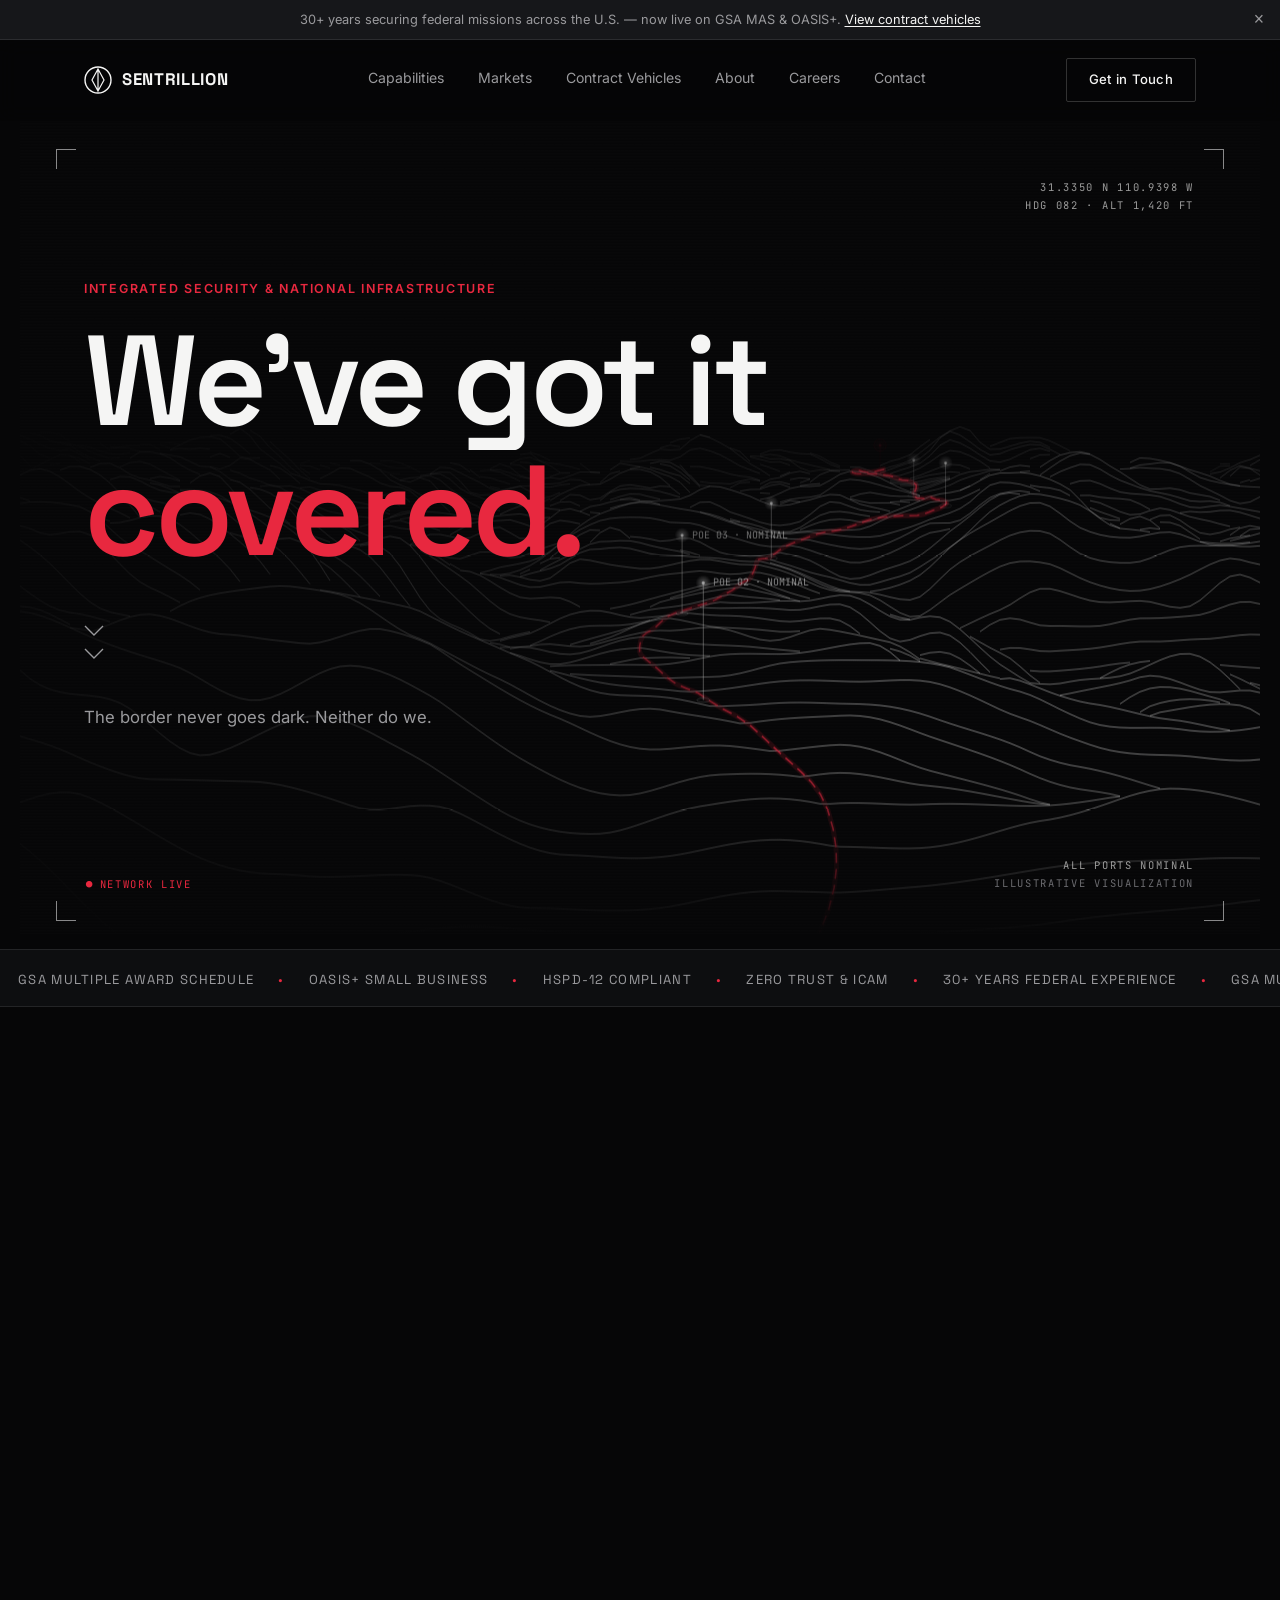
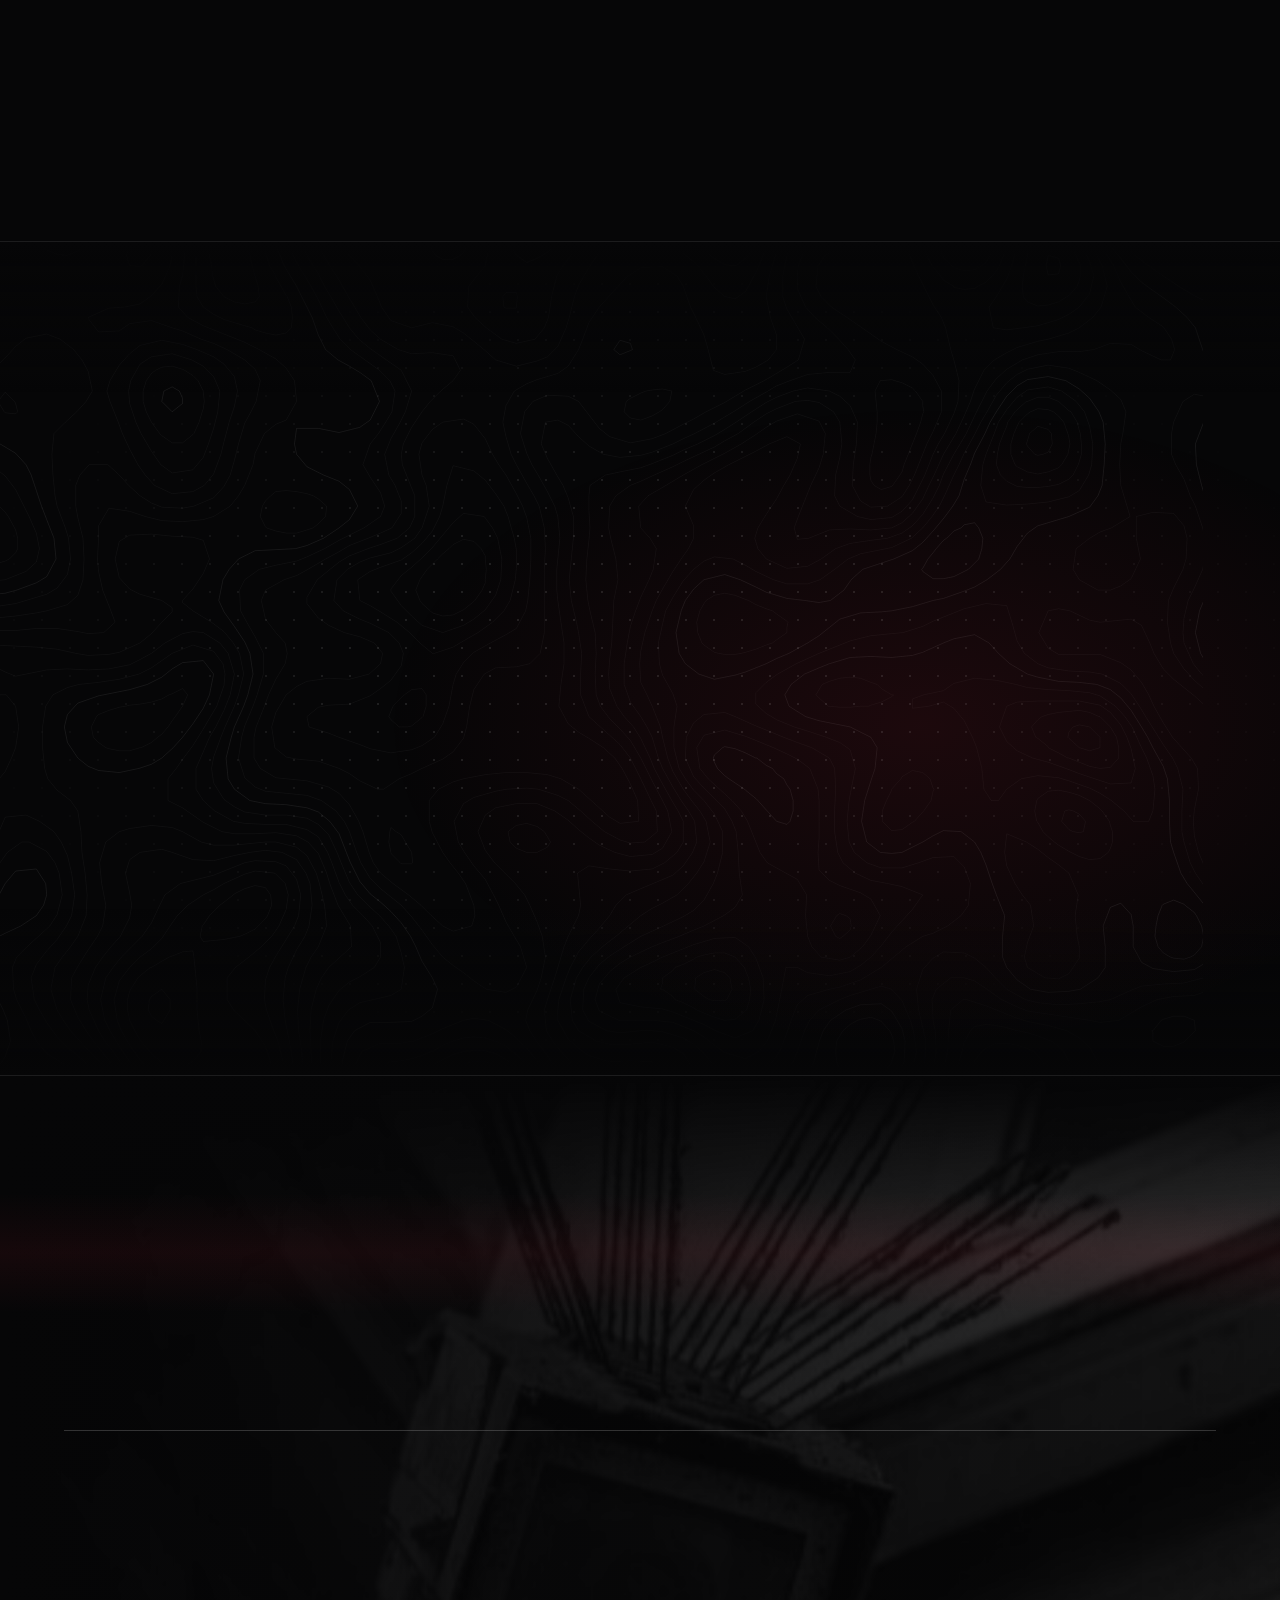
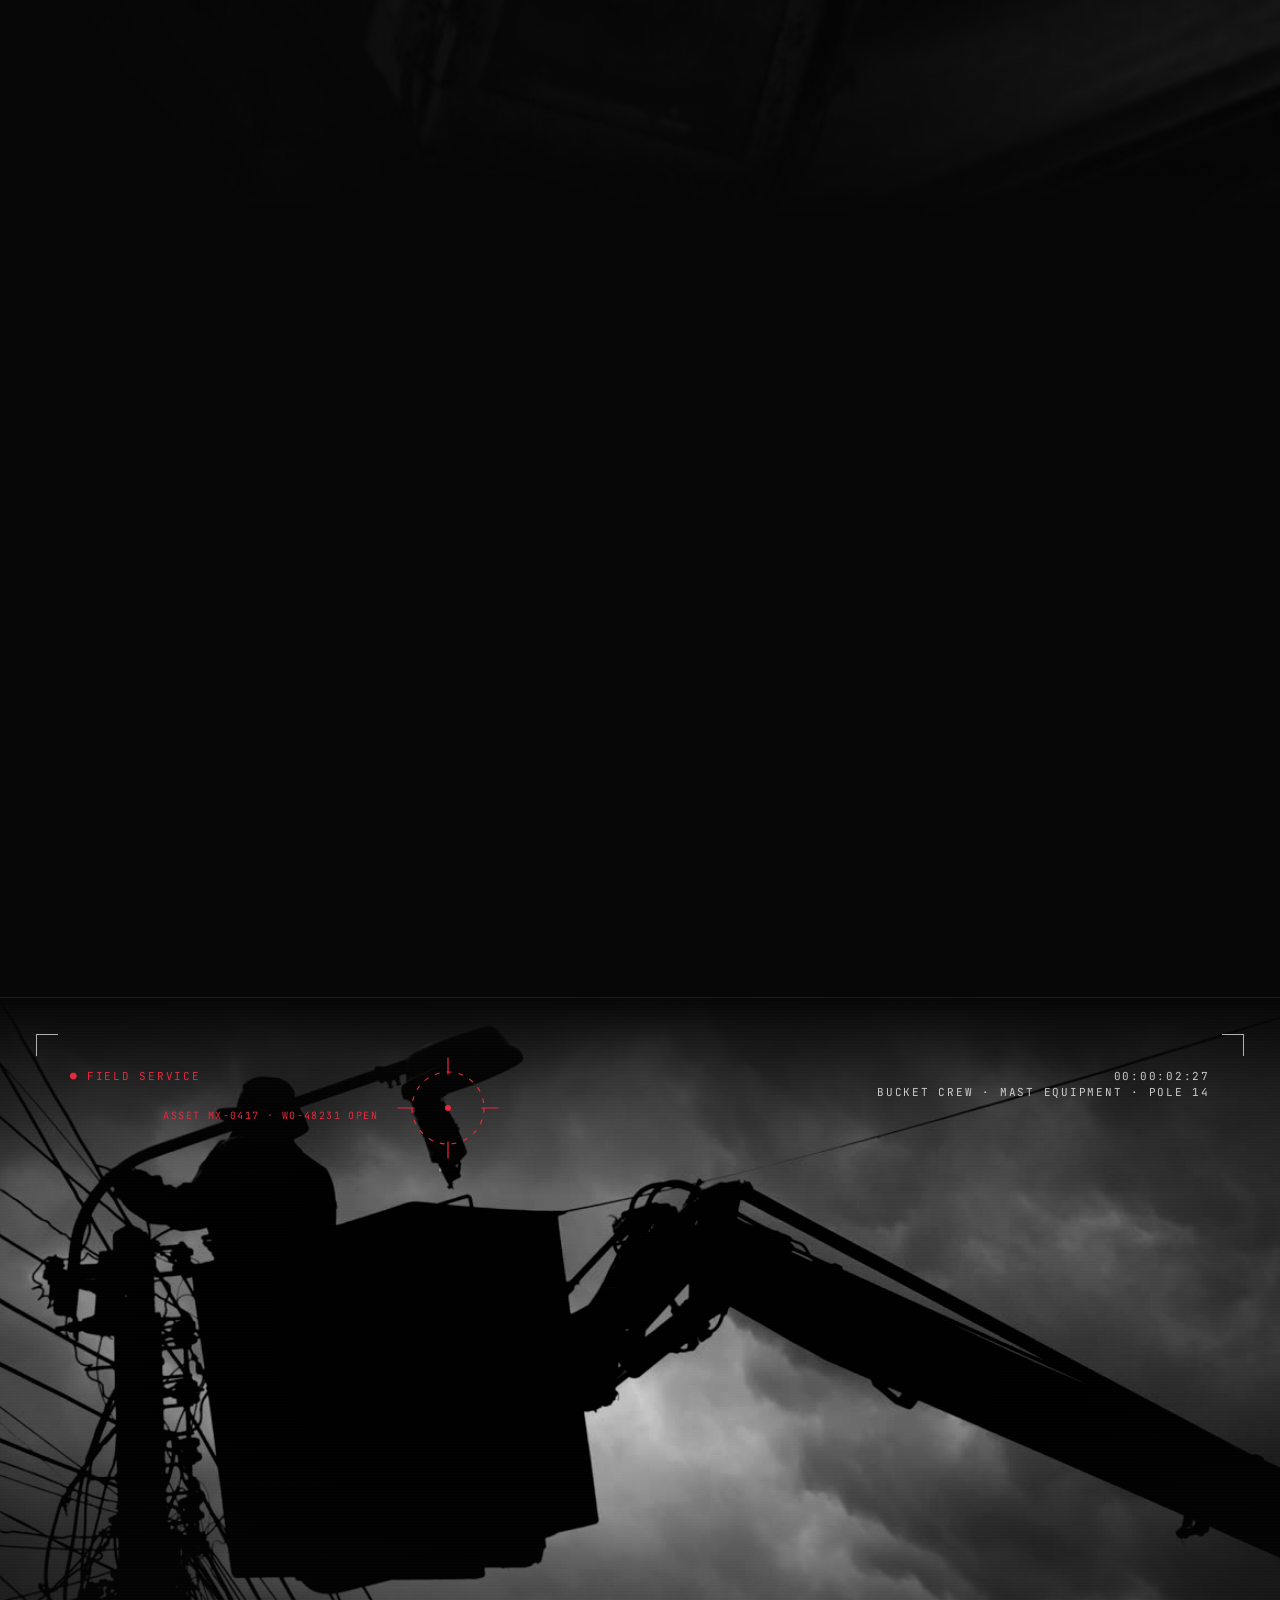
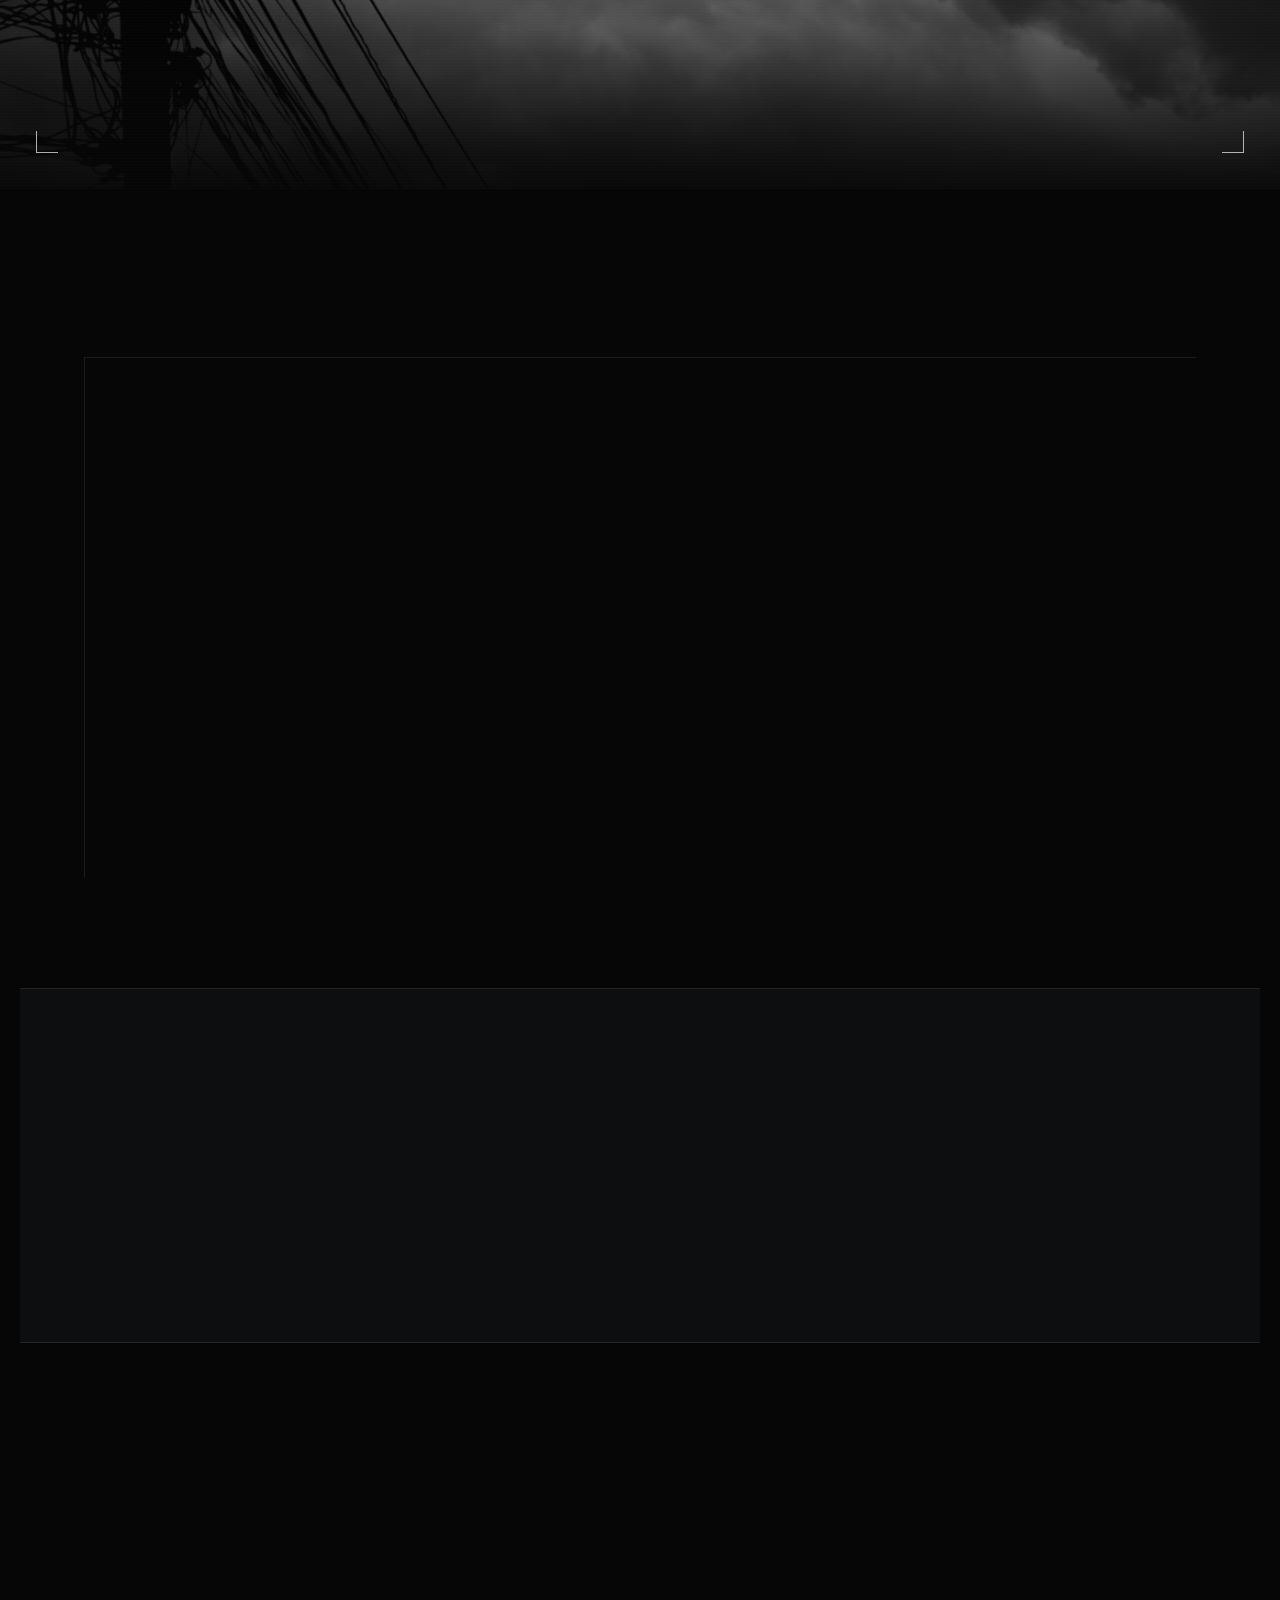
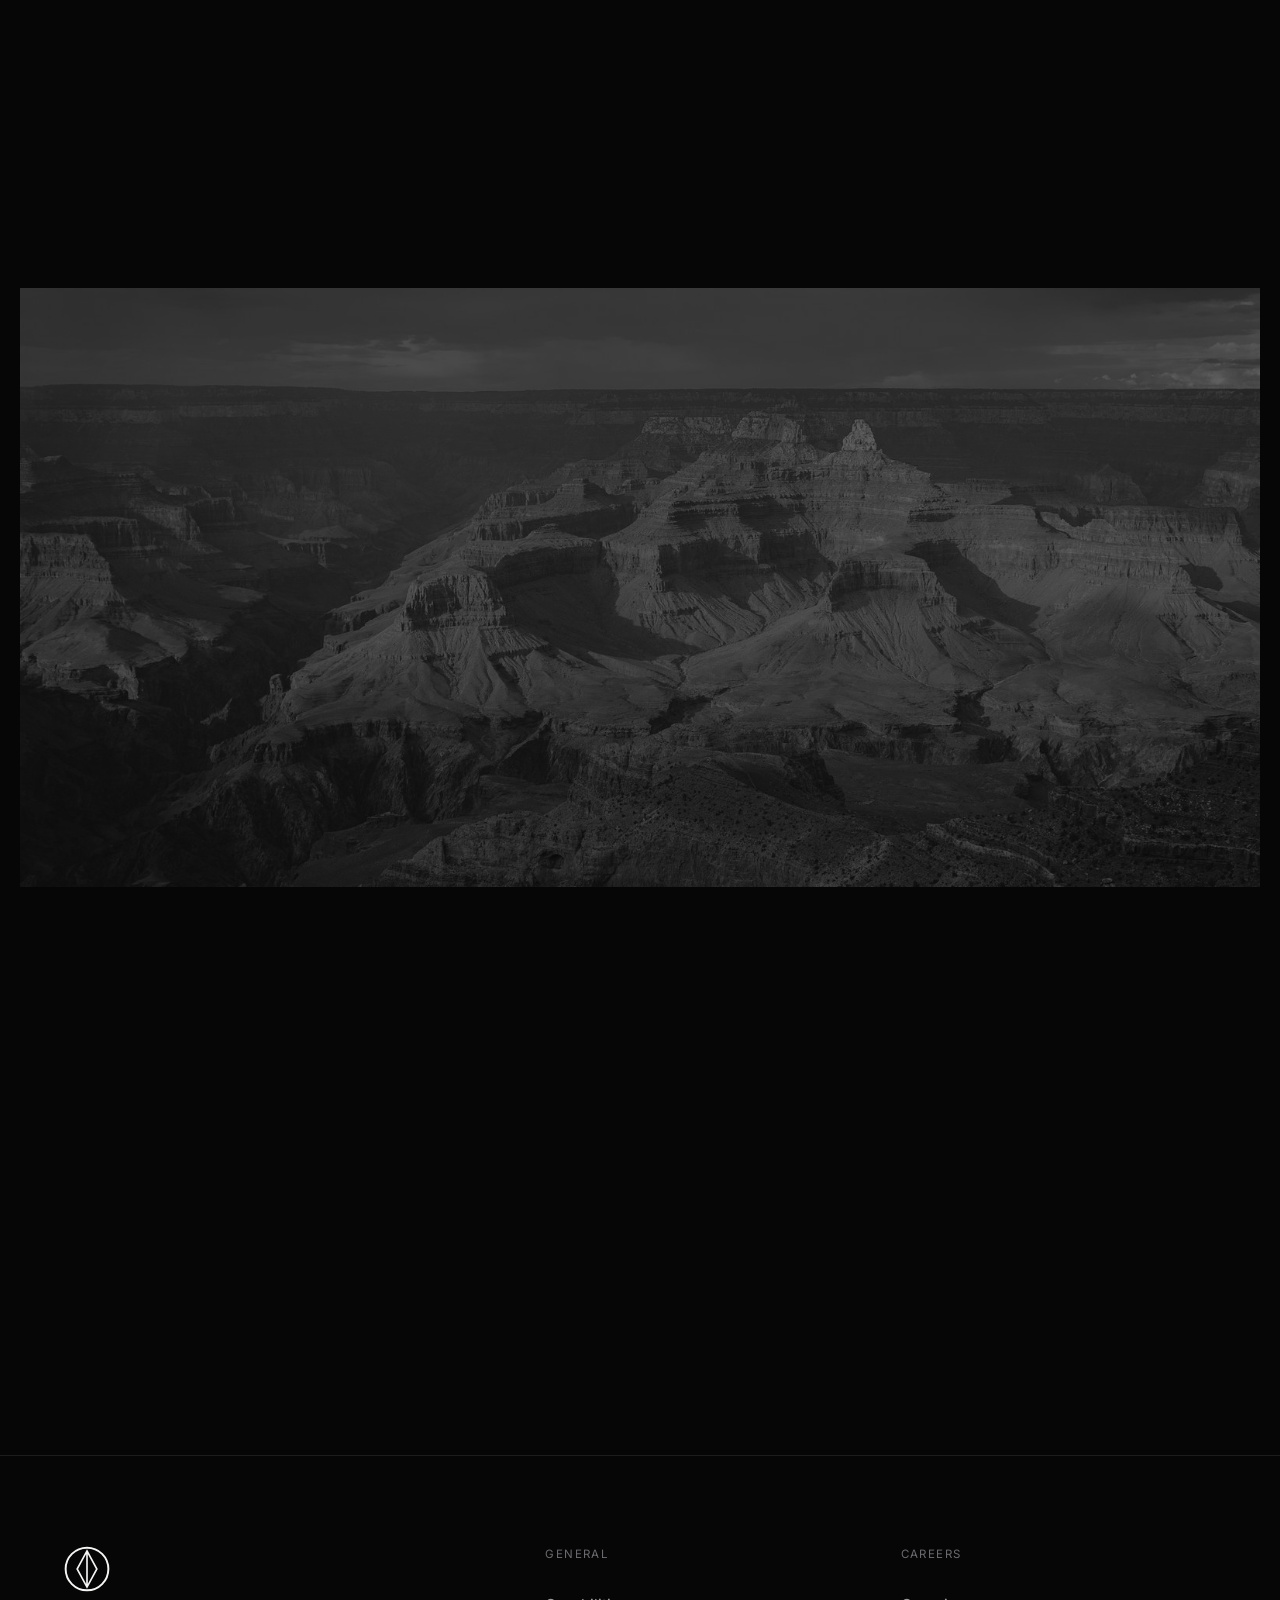
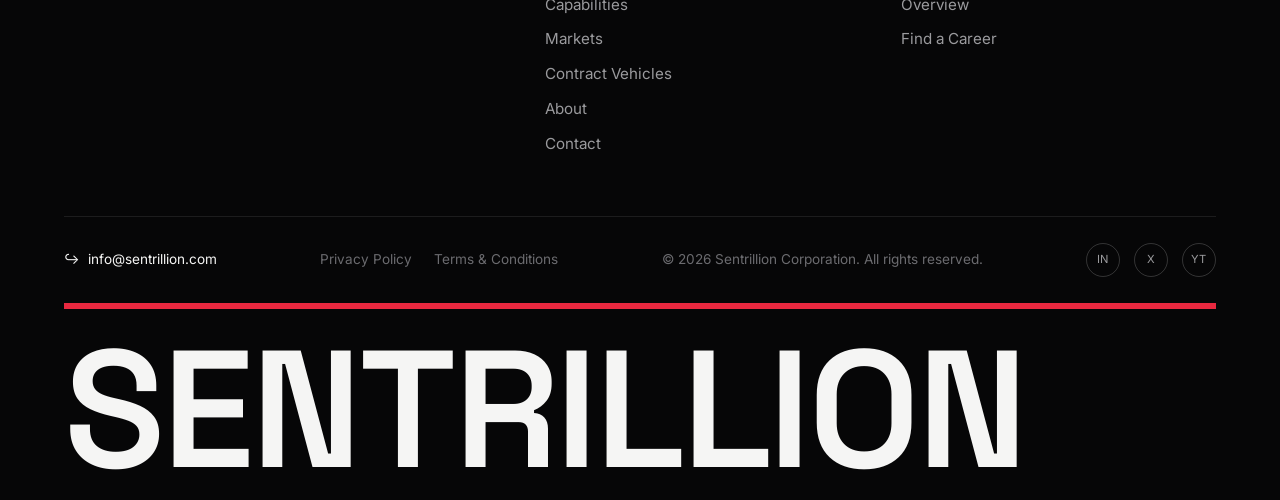
<file: index.html>
<!DOCTYPE html>
<html lang="en">
<head>
<script>document.documentElement.classList.add('js');</script>
<meta charset="UTF-8">
<meta name="viewport" content="width=device-width, initial-scale=1.0">
<title>Sentrillion | We&rsquo;ve Got It Covered</title>
<meta name="description" content="Sentrillion is a systems integrator engineering, implementing, and maintaining the physical security, IT, and cyber infrastructure that protects federal missions and critical infrastructure.">
<link rel="preconnect" href="https://fonts.googleapis.com">
<link rel="preconnect" href="https://fonts.gstatic.com" crossorigin>
<link href="https://fonts.googleapis.com/css2?family=Inter:wght@300;400;500;600;700;800&family=Space+Grotesk:wght@500;600;700&family=JetBrains+Mono:wght@400;500&display=swap" rel="stylesheet">
<link rel="stylesheet" href="css/style.css">
</head>
<body>

<!-- Preloader -->
<div class="preloader" id="preloader" aria-hidden="true">
  <svg class="preloader-mark" width="64" height="64" viewBox="0 0 28 28" fill="none" xmlns="http://www.w3.org/2000/svg">
    <circle cx="14" cy="14" r="13" stroke="currentColor" stroke-width="1"/>
    <path d="M14 3L14 25M14 3L20 14L14 25L8 14L14 3Z" stroke="currentColor" stroke-width="0.8"/>
  </svg>
  <div class="preloader-bar"><span></span></div>
</div>

<!-- Cursor glow (desktop only, decorative) -->
<div class="cursor-glow" id="cursorGlow" aria-hidden="true"></div>

<!-- Announcement bar -->
<div class="announce" id="announce">
  <p>30+ years securing federal missions across the U.S. &mdash; now live on GSA MAS &amp; OASIS+. <a href="#vehicles">View contract vehicles</a></p>
  <button class="announce-close" id="announceClose" aria-label="Dismiss">&times;</button>
</div>

<!-- Scroll progress indicator -->
<div class="scroll-indicator" id="scrollIndicator"></div>

<!-- Nav -->
<header class="nav" id="nav">
  <div class="nav-inner">
    <a href="index.html" class="logo" id="logoHome">
      <svg width="28" height="28" viewBox="0 0 28 28" fill="none" xmlns="http://www.w3.org/2000/svg">
        <circle cx="14" cy="14" r="13" stroke="currentColor" stroke-width="1.4"/>
        <path d="M14 3L14 25M14 3L20 14L14 25L8 14L14 3Z" stroke="currentColor" stroke-width="1.2"/>
      </svg>
      <span>SENTRILLION</span>
    </a>
    <nav class="nav-links" id="navLinks">
      <div class="nav-item">
        <div class="nav-item-row">
          <a href="#capabilities">Capabilities</a>
          <button class="nav-caret" aria-label="Toggle Capabilities submenu" aria-expanded="false">&#9662;</button>
        </div>
        <div class="nav-dropdown">
          <a href="capabilities/operations-field-support/index.html">Operations &amp; Field Support</a>
          <a href="capabilities/it-cyber-services/index.html">IT &amp; Cyber Services</a>
          <a href="capabilities/engineering-integration/index.html">Engineering &amp; Integration</a>
          <a href="capabilities/identity-access-management/index.html">Identity &amp; Access Management</a>
        </div>
      </div>
      <div class="nav-item">
        <div class="nav-item-row">
          <a href="#markets">Markets</a>
          <button class="nav-caret" aria-label="Toggle Markets submenu" aria-expanded="false">&#9662;</button>
        </div>
        <div class="nav-dropdown">
          <a href="markets/homeland-security-law-enforcement/index.html">Homeland Security &amp; Law Enforcement</a>
          <a href="markets/defense/index.html">Defense</a>
          <a href="markets/transportation-civilian/index.html">Transportation &amp; Commercial</a>
          <a href="markets/international/index.html">International</a>
        </div>
      </div>
      <div class="nav-item">
        <div class="nav-item-row">
          <a href="#vehicles">Contract Vehicles</a>
          <button class="nav-caret" aria-label="Toggle Contract Vehicles submenu" aria-expanded="false">&#9662;</button>
        </div>
        <div class="nav-dropdown">
          <a href="contracts/oasis-small-business/index.html">OASIS+ Small Business</a>
          <a href="contracts/multiple-award-schedule/index.html">GSA Multiple Award Schedule</a>
        </div>
      </div>
      <div class="nav-item">
        <div class="nav-item-row">
          <a href="#about">About</a>
          <button class="nav-caret" aria-label="Toggle About submenu" aria-expanded="false">&#9662;</button>
        </div>
        <div class="nav-dropdown">
          <a href="about/sentrillion-leadership/index.html">Sentrillion Leadership</a>
          <a href="about/community-outreach/index.html">Community Outreach</a>
        </div>
      </div>
      <a href="careers/index.html">Careers</a>
      <a href="#contact">Contact</a>
      <span class="nav-underline" id="navUnderline" aria-hidden="true"></span>
    </nav>
    <a href="#contact" class="btn btn-ghost nav-cta">Get in Touch</a>
    <button class="menu-toggle" id="menuToggle" aria-label="Toggle menu">
      <span></span><span></span><span></span>
    </button>
  </div>
</header>

<main id="top">

  <!-- Hero -->
  <section class="hero hero--terrain" id="hero">
    <div class="hero-bg" id="heroBg" aria-hidden="true">
      <canvas class="hero-terrain" id="heroTerrain"></canvas>
    </div>
    <div class="hero-hud" aria-hidden="true">
      <i class="om-corner tl"></i><i class="om-corner tr"></i><i class="om-corner bl"></i><i class="om-corner br"></i>
      <div class="hero-hud-tr"><span id="heroCoord">31.3340 N &nbsp;110.9430 W</span><br>HDG <span id="heroHdg">092</span> &middot; ALT 1,420 FT</div>
      <div class="hero-hud-bl"><span class="om-live">Network live</span></div>
      <div class="hero-hud-br"><span id="heroStatus">All ports nominal</span><br><span class="hero-hud-note">Illustrative visualization</span></div>
    </div>
    <div class="hero-content">
      <p class="eyebrow split-in" style="--d:0">Integrated Security &amp; National Infrastructure</p>
      <h1 class="split-lines">
        <span class="line"><span class="word" style="--d:1">We&rsquo;ve</span> <span class="word" style="--d:2">got</span> <span class="word" style="--d:3">it</span></span>
        <span class="line hero-dim"><span class="word" style="--d:4">covered.</span></span>
      </h1>
      <a href="#memory" class="scroll-cue split-in" style="--d:5" aria-label="Scroll to content">
        <svg width="20" height="34" viewBox="0 0 20 34" fill="none"><path d="M1 1L10 10L19 1" stroke="currentColor" stroke-width="1.4"/><path d="M1 24L10 33L19 24" stroke="currentColor" stroke-width="1.4"/></svg>
      </a>
    </div>
    <p class="hero-sub split-in" style="--d:6">The border never goes dark. Neither do we.</p>
  </section>

  <!-- Ticker -->
  <div class="ticker" aria-hidden="true">
    <div class="ticker-track">
      <span>GSA MULTIPLE AWARD SCHEDULE</span><span class="ticker-dot">&bull;</span>
      <span>OASIS+ SMALL BUSINESS</span><span class="ticker-dot">&bull;</span>
      <span>HSPD-12 COMPLIANT</span><span class="ticker-dot">&bull;</span>
      <span>ZERO TRUST &amp; ICAM</span><span class="ticker-dot">&bull;</span>
      <span>30+ YEARS FEDERAL EXPERIENCE</span><span class="ticker-dot">&bull;</span>
      <span>GSA MULTIPLE AWARD SCHEDULE</span><span class="ticker-dot">&bull;</span>
      <span>OASIS+ SMALL BUSINESS</span><span class="ticker-dot">&bull;</span>
      <span>HSPD-12 COMPLIANT</span><span class="ticker-dot">&bull;</span>
      <span>ZERO TRUST &amp; ICAM</span><span class="ticker-dot">&bull;</span>
      <span>30+ YEARS FEDERAL EXPERIENCE</span><span class="ticker-dot">&bull;</span>
    </div>
  </div>

  <!-- Trust / stats -->
  <section class="trust">
    <h2 class="reveal">Built on trust.<br>Proven in execution.</h2>
    <div class="accent-bar reveal draw-bar"></div>
    <div class="trust-list">
      <div class="trust-item reveal" style="--i:0">
        <span class="num">01</span>
        <p>Integrated security, IT, and cybersecurity unified under one systems house</p>
      </div>
      <div class="trust-item reveal" style="--i:1">
        <span class="num">02</span>
        <p>30+ years of proven experience delivering trusted, mission-critical systems for U.S. government agencies</p>
      </div>
      <div class="trust-item reveal" style="--i:2">
        <span class="num">03</span>
        <p>Agile small business built for national-scale impact &mdash; fast, flexible teams deployed when it matters most</p>
      </div>
    </div>
  </section>

  <!-- Operational Memory -->
  <section class="om-section om-opmem" id="memory">
    <svg class="om-topo" viewBox="0 0 1600 900" preserveAspectRatio="xMidYMid slice" aria-hidden="true">
      <path d="M747 0 L748 10 L751 20 L755 27 L758 30 L765 37 L775 38 L785 32 L787 30 L792 20 L794 10 L795 0"/>
      <path d="M908 0 L912 10 L916 14 L923 20 L926 22 L936 26 L946 29 L956 27 L963 20 L966 12 L966 10 L967 0"/>
      <path d="M736 900 L735 895 L733 890 L726 880 L725 879 L714 876 L704 878 L701 880 L694 884 L685 890 L684 891 L677 900"/>
      <path d="M694 340 L690 344 L684 349 L679 354 L674 359 L669 364 L664 371 L662 374 L658 384 L662 394 L664 397 L672 404 L674 406 L684 409 L694 408 L702 404 L704 403 L714 395 L715 394 L722 384 L725 377 L725 374 L726 364 L725 354 L725 351 L721 344 L714 337 L704 335 L694 340"/>
      <path d="M734 0 L735 5 L735 10 L737 20 L740 30 L744 40 L745 43 L749 51 L755 61 L755 61 L765 68 L775 64 L780 61 L785 58 L793 51 L795 49 L801 40 L805 30 L805 28 L806 20 L807 10 L806 0"/>
      <path d="M895 0 L896 3 L897 10 L902 20 L906 24 L915 30 L916 31 L926 36 L935 40 L936 41 L946 46 L956 49 L966 47 L972 40 L976 32 L977 30 L979 20 L979 10 L980 0"/>
      <path d="M747 900 L746 890 L745 885 L743 880 L736 870 L735 868 L725 863 L714 862 L704 864 L694 869 L693 870 L684 874 L674 880 L674 880 L664 887 L660 890 L654 899 L653 900"/>
      <path d="M745 97 L742 101 L743 111 L745 112 L755 112 L755 111 L756 101 L755 97 L745 97"/>
      <path d="M704 310 L694 319 L684 331 L674 343 L664 353 L654 362 L644 370 L634 383 L634 385 L644 399 L654 409 L664 418 L684 425 L684 425 L704 418 L714 412 L725 403 L735 389 L740 374 L741 354 L737 334 L732 324 L724 313 L704 310"/>
      <path d="M578 0 L581 10 L584 15 L587 20 L594 28 L598 30 L604 34 L614 38 L624 40 L634 38 L644 31 L644 30 L651 20 L654 13 L655 10 L657 0"/>
      <path d="M722 0 L725 20 L726 30 L729 51 L725 71 L717 81 L709 91 L708 111 L715 121 L726 131 L741 142 L755 146 L773 142 L782 131 L786 121 L789 101 L794 81 L800 71 L808 61 L815 48 L819 30 L818 10"/>
      <path d="M883 0 L884 10 L886 18 L886 20 L892 30 L896 33 L906 39 L908 40 L916 44 L926 50 L927 51 L936 56 L942 61 L946 64 L956 70 L962 71 L966 71 L967 71 L976 64 L979 61 L984 51 L986 45 L987 40 L989 30 L990 20 L990 10 L990 0"/>
      <path d="M189 900 L188 890 L185 880 L181 872 L177 870 L171 867 L161 869 L161 870 L151 878 L150 880 L145 890 L142 900"/>
      <path d="M756 900 L756 890 L755 885 L753 880 L749 870 L745 863 L742 860 L735 854 L725 850 L714 850 L704 852 L694 857 L688 860 L684 862 L674 867 L668 870 L664 871 L654 877 L649 880 L644 885 L641 890 L638 900"/>
      <path d="M423 188 L415 192 L413 202 L423 212 L423 212 L423 212 L433 204 L433 202 L433 199 L430 192 L423 188"/>
      <path d="M694 264 L688 283 L684 303 L681 313 L674 327 L664 339 L654 348 L644 355 L624 362 L614 366 L602 374 L604 394 L614 399 L624 405 L640 415 L652 425 L662 435 L674 445 L676 445 L694 439 L704 433 L718 425 L732 415 L743 404 L749 394 L754 374 L755 363 L755 345 L753 334 L747 313 L743 303 L735 291 L725 278 L714 269 L694 264"/>
      <path d="M221 300 L217 303 L211 307 L203 313 L201 315 L191 322 L190 324 L181 331 L179 334 L175 344 L178 354 L181 357 L191 361 L201 361 L211 361 L221 361 L231 361 L242 360 L252 359 L262 356 L266 354 L272 348 L274 344 L274 334 L272 326 L271 324 L265 313 L262 309 L256 303 L252 299 L242 295 L231 295 L221 300"/>
      <path d="M654 480 L647 485 L644 488 L636 496 L634 501 L632 506 L634 509 L642 516 L644 516 L650 516 L654 515 L664 507 L665 506 L668 496 L668 485 L664 479 L654 480"/>
      <path d="M561 0 L564 13 L571 30 L577 40 L585 51 L594 61 L604 72 L614 85 L621 101 L625 111 L634 124 L654 131 L674 126 L694 130 L704 136 L714 144 L725 153 L735 162 L755 168 L775 163 L785 159 L795 149 L803 131 L806 121 L811 101 L815 90 L825 73 L833 61 L839 51 L839 30 L834 20 L830 0"/>
      <path d="M705 0 L706 10 L707 20 L709 30 L710 40 L708 51 L704 58 L701 61 L694 65 L684 65 L677 61 L674 57 L672 51 L672 40 L674 30 L674 28 L677 20 L679 10 L681 0"/>
      <path d="M870 0 L869 10 L868 20 L867 30 L874 40 L875 41 L886 47 L896 50 L897 51 L906 54 L916 59 L918 61 L926 67 L930 71 L936 79 L938 81 L945 91 L946 92 L956 101 L957 101 L966 103 L969 101 L976 96 L979 91 L984 81 L986 78 L989 71 L993 61 L996 51 L996 51 L999 40 L1000 30 L1000 20 L1001 10 L1000 0"/>
      <path d="M0 118 L10 117 L20 116 L30 112 L31 111 L30 106 L29 101 L20 95 L13 91 L10 90 L0 89"/>
      <path d="M0 418 L10 417 L17 415 L20 412 L24 404 L24 394 L23 384 L20 374 L20 374 L14 364 L10 361 L0 356"/>
      <path d="M0 796 L10 791 L13 789 L20 780 L21 779 L21 769 L20 767 L10 759 L9 758 L0 757"/>
      <path d="M199 900 L199 890 L198 880 L196 870 L191 860 L191 860 L181 853 L171 852 L161 855 L154 860 L151 862 L144 870 L141 874 L138 880 L134 890 L132 900"/>
      <path d="M765 900 L765 899 L764 890 L763 880 L760 870 L755 860 L755 860 L746 849 L745 849 L735 842 L725 839 L725 839 L714 839 L712 839 L704 841 L694 845 L685 849 L684 850 L674 855 L664 859 L663 860 L654 863 L644 867 L641 870 L634 876 L631 880 L627 890 L626 900"/>
      <path d="M413 169 L407 172 L403 175 L398 182 L395 192 L395 202 L398 212 L403 222 L403 222 L411 233 L413 235 L423 242 L433 242 L443 234 L444 233 L449 222 L452 212 L453 209 L454 202 L453 193 L453 192 L448 182 L443 177 L435 172 L433 171 L423 168 L413 169"/>
      <path d="M684 222 L674 229 L664 242 L661 253 L664 273 L668 283 L671 303 L664 324 L657 334 L644 343 L634 348 L614 353 L604 357 L592 364 L582 374 L579 394 L588 404 L604 412 L614 416 L632 425 L642 435 L646 445 L644 457 L634 471 L624 479 L614 486 L594 494 L574 495 L564 497 L553 506 L555 516 L574 522 L584 526 L604 533 L614 537 L634 541 L654 538 L664 534 L676 526 L684 513 L690 496 L694 475 L697 465 L704 454 L714 444 L730 435 L745 427 L755 421 L764 404 L766 394 L768 374 L769 354 L769 334 L765 314 L761 303 L755 291 L745 273 L738 263 L732 253 L725 238 L714 224 L704 219 L684 222"/>
      <path d="M221 257 L211 269 L205 283 L197 293 L187 303 L174 313 L163 324 L157 334 L156 354 L161 365 L171 376 L191 381 L211 379 L231 377 L252 375 L262 374 L282 366 L292 357 L295 344 L292 329 L285 313 L280 303 L272 287 L262 274 L252 266 L242 261 L221 257"/>
      <path d="M181 0 L181 1 L186 10 L191 16 L196 20 L201 24 L211 29 L218 30 L221 31 L226 30 L231 29 L242 21 L242 20 L246 10 L248 0"/>
      <path d="M547 0 L551 20 L554 30 L563 51 L569 61 L575 71 L584 85 L593 101 L599 111 L605 121 L614 133 L624 142 L641 152 L654 156 L674 155 L694 158 L701 172 L694 182 L682 192 L672 202 L664 212 L654 227 L646 243 L644 253 L645 263 L653 283 L657 293 L657 313 L652 324 L640 334 L624 340 L612 344 L594 351 L584 357 L574 365 L563 374 L553 391 L553 397 L564 411 L574 418 L589 425 L604 429 L618 435 L626 445 L624 455 L613 465 L594 470 L574 469 L553 472 L543 477 L533 485 L523 502 L519 516 L522 536 L533 545 L543 547 L564 549 L584 556 L594 561 L604 568 L621 576 L627 576 L642 566 L654 561 L664 556 L684 547 L694 540 L704 527 L707 516 L710 496 L714 480 L724 465 L735 459 L755 458 L768 455 L778 445 L782 425 L782 404 L782 384 L782 364 L783 344 L782 324 L777 303 L772 293 L765 281 L755 263 L750 253 L745 236 L742 222 L745 206 L753 192 L765 185 L775 181 L795 175 L805 168 L815 152 L819 142 L825 126 L835 111 L844 101 L853 91 L863 81 L875 73 L896 72 L910 81 L916 91 L923 111 L928 121 L936 138 L940 152 L945 172 L956 176 L976 173 L986 169 L998 162 L1006 152 L1006 138 L1000 121 L996 101 L999 81 L1005 61 L1007 51 L1011 30 L1012 10"/>
      <path d="M0 134 L10 134 L20 134 L30 133 L38 131 L40 131 L50 125 L54 121 L57 111 L53 101 L50 99 L43 91 L40 90 L30 84 L22 81 L20 80 L10 78 L0 77"/>
      <path d="M0 446 L10 448 L20 450 L30 449 L37 445 L40 442 L44 435 L45 425 L43 415 L41 404 L40 402 L38 394 L36 384 L33 374 L30 366 L29 364 L23 354 L20 351 L10 345 L5 344 L0 343"/>
      <path d="M1600 476 L1590 478 L1580 482 L1573 485 L1570 488 L1564 496 L1562 506 L1566 516 L1570 519 L1580 524 L1590 526 L1590 526 L1600 526"/>
      <path d="M0 811 L6 809 L10 808 L20 801 L22 799 L30 791 L33 789 L39 779 L40 776 L42 769 L41 758 L40 757 L32 748 L30 747 L20 744 L10 742 L0 741"/>
      <path d="M209 900 L208 890 L208 880 L207 870 L205 860 L202 849 L201 848 L191 840 L187 839 L181 839 L175 839 L171 840 L161 843 L151 849 L150 849 L141 858 L140 860 L133 870 L131 873 L127 880 L124 890 L121 900"/>
      <path d="M773 900 L772 890 L771 880 L769 870 L765 860 L765 858 L759 849 L755 845 L748 839 L745 837 L735 831 L727 829 L725 828 L714 828 L704 829 L704 829 L694 832 L684 837 L680 839 L674 842 L664 847 L656 849 L654 850 L644 853 L634 857 L630 860 L624 866 L622 870 L618 880 L616 890 L615 900"/>
      <path d="M403 159 L392 166 L383 182 L381 192 L382 204 L388 222 L393 233 L403 250 L412 263 L423 271 L443 268 L453 256 L458 243 L463 228 L467 212 L469 192 L463 178 L453 168 L442 162 L423 156 L403 159"/>
      <path d="M886 191 L880 192 L875 194 L865 199 L861 202 L859 212 L865 218 L875 220 L886 216 L893 212 L896 210 L903 202 L905 192 L896 190 L886 191"/>
      <path d="M201 221 L196 233 L192 253 L191 263 L185 283 L177 293 L166 303 L155 313 L147 324 L142 344 L147 364 L152 374 L161 386 L176 394 L191 396 L201 394 L221 391 L242 389 L262 387 L273 384 L292 377 L302 371 L311 354 L309 334 L302 316 L297 303 L292 288 L287 273 L282 263 L272 252 L257 243 L242 233 L231 224 L221 217 L201 221"/>
      <path d="M1479 268 L1469 273 L1469 274 L1468 283 L1469 285 L1473 293 L1479 303 L1479 304 L1489 313 L1489 314 L1499 324 L1499 325 L1509 333 L1510 334 L1519 339 L1530 340 L1540 338 L1546 334 L1550 331 L1555 324 L1559 313 L1556 303 L1550 299 L1540 294 L1538 293 L1530 291 L1519 288 L1511 283 L1509 283 L1499 277 L1494 273 L1489 271 L1479 268"/>
      <path d="M634 613 L633 617 L632 627 L634 637 L634 638 L643 647 L644 648 L654 648 L655 647 L654 637 L654 637 L648 627 L644 620 L639 617 L634 613"/>
      <path d="M157 0 L161 8 L162 10 L171 20 L171 20 L181 29 L183 30 L191 37 L197 40 L201 43 L211 48 L219 51 L221 51 L231 53 L242 53 L248 51 L252 48 L257 40 L260 30 L262 22 L262 20 L263 10 L264 0"/>
      <path d="M536 0 L539 20 L543 38 L548 51 L553 61 L564 79 L570 91 L576 101 L584 115 L594 131 L603 142 L614 151 L624 158 L634 165 L644 172 L654 192 L648 212 L643 222 L634 238 L628 253 L632 273 L638 283 L644 298 L644 310 L635 324 L624 329 L612 334 L594 341 L584 347 L571 354 L554 364 L543 370 L531 374 L513 384 L509 394 L513 412 L523 425 L532 435 L534 445 L532 455 L523 470 L516 485 L512 496 L504 516 L502 526 L502 546 L508 556 L523 565 L533 566 L553 568 L574 574 L584 580 L594 591 L603 607 L607 617 L613 637 L617 647 L624 657 L636 667 L651 678 L663 688 L673 698 L684 708 L694 713 L712 708 L715 698 L714 688 L706 667 L699 657 L691 647 L684 637 L674 618 L671 607 L671 587 L680 576 L694 569 L704 566 L725 562 L745 560 L765 560 L785 562 L798 566 L815 576 L825 585 L835 594 L845 603 L855 609 L873 607 L872 587 L865 571 L857 556 L850 546 L839 536 L825 527 L815 521 L805 513 L796 496 L798 475 L801 455 L801 435 L798 415 L795 394 L794 384 L794 364 L795 354 L797 334 L795 313 L792 303 L785 289 L776 273 L770 263 L765 252 L759 233 L763 212 L771 202 L785 196 L805 197 L815 202 L825 215 L835 228 L845 236 L865 242 L886 238 L899 233 L916 224 L926 219 L938 212 L956 203 L966 197 L976 191 L994 182 L1006 175 L1016 169 L1027 162 L1033 142 L1026 130 L1016 113 L1012 101 L1012 81 L1016 61 L1019 51 L1024 30 L1026 10"/>
      <path d="M0 146 L10 146 L20 147 L30 146 L40 145 L50 142 L51 142 L60 137 L70 131 L71 131 L80 121 L78 111 L70 102 L70 101 L60 92 L60 91 L50 84 L45 81 L40 79 L30 75 L20 71 L17 71 L10 70 L0 69"/>
      <path d="M1600 462 L1590 463 L1583 465 L1580 466 L1570 470 L1561 475 L1560 476 L1551 485 L1550 487 L1546 496 L1545 506 L1546 516 L1550 524 L1551 526 L1560 534 L1564 536 L1570 538 L1580 539 L1590 540 L1600 540"/>
      <path d="M0 478 L10 477 L20 475 L20 475 L30 472 L40 467 L44 465 L50 460 L55 455 L60 447 L61 445 L63 435 L61 425 L60 423 L57 415 L53 404 L50 397 L49 394 L46 384 L44 374 L41 364 L40 361 L38 354 L32 344 L30 342 L20 335 L14 334 L10 333 L0 332"/>
      <path d="M0 827 L10 822 L14 819 L20 815 L27 809 L30 806 L38 799 L40 797 L49 789 L50 786 L57 779 L60 771 L62 769 L64 758 L61 748 L60 747 L52 738 L50 737 L40 731 L33 728 L30 727 L20 725 L10 725 L0 725"/>
      <path d="M60 900 L60 900 L50 890 L50 890 L40 885 L30 881 L28 880 L20 877 L10 874 L0 872"/>
      <path d="M218 900 L218 890 L218 880 L218 870 L218 860 L217 849 L215 839 L211 831 L209 829 L201 826 L191 825 L181 827 L171 829 L170 829 L161 832 L151 837 L147 839 L141 844 L136 849 L131 856 L128 860 L122 870 L121 872 L116 880 L112 890 L111 896 L109 900"/>
      <path d="M781 900 L781 890 L780 880 L779 870 L776 860 L775 858 L771 849 L765 842 L763 839 L755 832 L751 829 L745 824 L735 819 L734 819 L725 816 L714 815 L704 816 L694 819 L694 819 L684 823 L674 829 L673 829 L664 833 L654 836 L644 838 L634 839 L634 839 L624 842 L616 849 L614 852 L611 860 L608 870 L607 880 L606 890 L606 900"/>
      <path d="M392 45 L384 51 L382 52 L379 61 L382 71 L382 71 L392 72 L394 71 L402 61 L400 51 L392 45"/>
      <path d="M282 141 L272 149 L262 160 L252 170 L231 165 L221 161 L201 159 L191 165 L188 182 L187 202 L182 222 L181 233 L178 253 L174 273 L168 283 L159 293 L148 303 L139 313 L131 334 L133 354 L141 374 L146 384 L152 394 L163 404 L181 409 L201 407 L213 404 L231 402 L252 400 L272 397 L282 394 L302 388 L312 382 L322 369 L325 354 L323 334 L320 324 L312 303 L310 293 L308 273 L307 253 L309 233 L320 222 L331 212 L340 202 L346 192 L342 173 L336 162 L328 152 L315 142 L302 137 L282 141"/>
      <path d="M392 148 L382 156 L372 167 L363 182 L360 192 L363 202 L371 222 L375 233 L382 248 L390 263 L397 273 L406 283 L423 291 L443 289 L454 283 L463 272 L470 253 L473 241 L478 222 L483 207 L486 192 L483 178 L473 166 L463 159 L447 152 L433 147 L413 143 L392 148"/>
      <path d="M855 143 L865 146 L867 152 L865 153 L855 157 L849 152 L855 143"/>
      <path d="M262 193 L271 202 L272 204 L274 212 L272 214 L262 213 L261 212 L255 202 L262 193"/>
      <path d="M1459 258 L1454 273 L1458 293 L1462 303 L1469 316 L1479 333 L1486 344 L1493 354 L1509 364 L1519 365 L1530 363 L1550 354 L1560 346 L1570 334 L1576 324 L1580 313 L1580 294 L1570 286 L1560 283 L1540 279 L1522 273 L1509 267 L1499 261 L1479 253 L1459 258"/>
      <path d="M121 710 L112 718 L114 728 L121 730 L125 728 L131 723 L134 718 L131 713 L121 710"/>
      <path d="M134 0 L141 12 L151 22 L161 31 L172 40 L184 51 L198 61 L211 68 L221 73 L234 81 L247 91 L255 101 L256 121 L245 131 L231 136 L211 136 L191 133 L181 129 L167 121 L151 112 L141 109 L121 108 L101 106 L91 101 L75 91 L61 81 L50 75 L40 70 L20 64 L0 62"/>
      <path d="M347 0 L348 10 L350 20 L350 30 L346 40 L342 47 L339 51 L332 57 L322 61 L322 61 L320 61 L312 60 L302 56 L295 51 L292 47 L287 40 L283 30 L282 26 L281 20 L280 10 L280 0"/>
      <path d="M526 0 L528 20 L532 40 L535 51 L543 68 L551 81 L557 91 L564 104 L572 121 L578 131 L585 142 L595 152 L609 162 L623 172 L633 182 L638 192 L635 212 L629 222 L622 233 L614 243 L607 263 L614 275 L624 290 L628 303 L624 313 L608 324 L594 331 L584 336 L570 344 L553 352 L543 356 L523 360 L507 364 L493 374 L488 384 L489 404 L495 415 L503 429 L511 445 L511 465 L505 485 L501 496 L493 515 L490 526 L487 546 L493 565 L503 574 L513 578 L533 580 L553 582 L567 587 L581 597 L589 607 L594 617 L601 637 L605 647 L614 662 L624 672 L634 680 L644 688 L654 699 L664 712 L674 726 L684 738 L694 746 L704 753 L714 761 L726 769 L745 772 L755 767 L765 748 L759 728 L753 718 L745 704 L738 688 L733 678 L725 663 L714 650 L705 637 L699 627 L695 607 L704 590 L714 584 L735 578 L746 576 L765 575 L776 576 L795 582 L805 587 L817 597 L828 607 L840 617 L855 625 L865 628 L879 627 L891 617 L890 597 L885 587 L875 566 L870 556 L865 546 L855 533 L845 524 L835 515 L825 506 L817 485 L817 465 L818 445 L815 425 L813 415 L808 394 L806 374 L808 354 L810 334 L810 313 L805 295 L800 283 L794 273 L785 257 L779 243 L783 222 L795 220 L805 225 L815 236 L825 245 L839 253 L855 256 L875 254 L886 251 L906 243 L916 238 L927 233 L946 223 L956 217 L966 211 L980 202 L996 193 L1006 187 L1019 182 L1036 176 L1057 174 L1077 174 L1082 162 L1075 152 L1066 142 L1055 131 L1043 121 L1034 111 L1026 93 L1026 81 L1027 71 L1035 51 L1041 40 L1051 30 L1067 25 L1085 20 L1093 10"/>
      <path d="M0 158 L20 158 L40 158 L60 152 L70 148 L90 142 L101 140 L112 142 L131 145 L147 152 L159 162 L165 172 L171 192 L172 202 L171 214 L169 233 L166 253 L161 269 L151 283 L141 293 L131 302 L123 313 L120 324 L121 344 L123 354 L131 374 L135 384 L141 400 L150 415 L161 423 L181 423 L201 418 L220 415 L231 413 L252 411 L272 409 L292 406 L302 404 L322 398 L332 389 L337 374 L338 354 L337 334 L332 314 L330 303 L330 283 L334 273 L343 263 L361 263 L372 273 L381 283 L392 293 L403 300 L413 304 L433 305 L444 303 L463 295 L473 284 L479 273 L483 259 L487 243 L493 223 L499 212 L504 202 L508 182 L503 171 L493 162 L476 152 L463 146 L451 142 L433 134 L423 131 L403 124 L382 127 L372 134 L352 135 L342 122 L342 121 L362 112 L377 111 L392 108 L403 100 L413 89 L421 71 L423 61 L422 51 L419 30 L417 10"/>
      <path d="M1600 158 L1596 162 L1590 168 L1588 172 L1585 182 L1585 192 L1588 202 L1590 206 L1596 212 L1600 216"/>
      <path d="M1600 267 L1580 268 L1560 269 L1540 267 L1526 263 L1509 255 L1499 250 L1479 243 L1469 242 L1459 244 L1447 253 L1443 273 L1447 293 L1451 303 L1459 322 L1464 334 L1469 354 L1471 364 L1476 384 L1482 394 L1499 397 L1509 394 L1530 385 L1540 380 L1550 373 L1562 364 L1572 354 L1581 344 L1590 333"/>
      <path d="M1600 448 L1590 450 L1580 452 L1573 455 L1570 456 L1560 460 L1552 465 L1550 466 L1540 475 L1540 476 L1535 485 L1533 496 L1532 506 L1533 516 L1536 526 L1540 535 L1540 536 L1550 546 L1550 546 L1560 550 L1570 551 L1580 552 L1590 552 L1600 551"/>
      <path d="M0 493 L10 492 L20 490 L30 487 L34 485 L40 482 L50 477 L52 475 L60 469 L65 465 L70 459 L74 455 L78 445 L78 435 L75 425 L70 416 L70 415 L65 404 L60 396 L60 394 L56 384 L54 374 L52 364 L50 355 L50 354 L48 344 L44 334 L40 328 L31 324 L30 323 L20 322 L10 322 L0 322"/>
      <path d="M230 900 L229 880 L230 860 L232 849 L237 829 L240 809 L231 796 L215 799 L201 806 L191 811 L171 818 L161 821 L144 829 L131 839 L123 849 L117 860 L110 870 L101 882 L81 889 L60 880 L50 875 L38 870 L22 860 L15 849 L20 833 L30 820 L40 811 L50 802 L60 794 L70 787 L82 779 L98 769 L111 763 L121 758 L135 748 L148 738 L158 728 L162 718 L159 708 L150 698 L131 688 L121 686 L103 688 L91 695 L81 705 L70 710 L58 708 L47 698 L47 678 L45 657 L30 653 L10 653"/>
      <path d="M349 900 L345 890 L342 887 L334 880 L332 879 L322 876 L312 876 L302 880 L302 880 L292 888 L290 890 L285 900"/>
      <path d="M789 900 L789 880 L786 860 L782 849 L775 838 L765 826 L755 816 L745 808 L728 799 L714 797 L704 799 L684 807 L674 812 L656 819 L644 821 L624 821 L606 829 L601 839 L597 860 L596 880 L596 900"/>
      <path d="M1268 61 L1266 71 L1268 80 L1278 79 L1280 71 L1278 64 L1268 61"/>
      <path d="M1107 182 L1106 182 L1101 192 L1102 202 L1103 212 L1103 222 L1102 233 L1100 243 L1098 253 L1097 256 L1096 263 L1096 273 L1097 278 L1100 283 L1107 287 L1117 284 L1118 283 L1125 273 L1127 270 L1129 263 L1133 253 L1137 243 L1137 243 L1141 233 L1145 222 L1147 214 L1148 212 L1147 206 L1147 202 L1140 192 L1137 189 L1127 184 L1120 182 L1117 181 L1107 182"/>
      <path d="M141 475 L140 475 L136 485 L136 496 L138 506 L141 512 L144 516 L151 522 L161 525 L171 524 L181 516 L181 516 L183 506 L181 500 L180 496 L174 485 L171 481 L165 475 L161 472 L151 469 L141 475"/>
      <path d="M1298 514 L1292 516 L1288 521 L1287 526 L1288 527 L1298 536 L1298 536 L1308 539 L1318 536 L1318 532 L1318 526 L1318 526 L1308 516 L1308 516 L1298 514"/>
      <path d="M116 0 L120 10 L121 11 L128 20 L131 23 L139 30 L141 32 L150 40 L151 42 L159 51 L161 53 L167 61 L171 69 L173 71 L178 81 L171 87 L161 88 L151 90 L144 91 L141 91 L131 93 L121 94 L111 94 L101 92 L98 91 L91 88 L81 83 L77 81 L70 77 L60 71 L60 71 L50 66 L40 62 L35 61 L30 59 L20 57 L10 56 L0 56"/>
      <path d="M516 0 L518 20 L521 40 L523 51 L531 71 L537 81 L543 91 L553 111 L558 121 L564 138 L571 152 L583 162 L594 168 L604 174 L615 182 L623 202 L614 220 L604 227 L584 232 L564 228 L543 228 L541 243 L543 253 L553 265 L569 273 L584 279 L594 287 L602 303 L594 316 L584 324 L569 334 L553 341 L542 344 L523 345 L503 346 L487 354 L478 364 L472 374 L468 394 L473 405 L483 419 L493 434 L498 445 L501 465 L496 485 L492 496 L483 516 L480 526 L475 546 L477 566 L483 576 L498 587 L513 590 L533 591 L553 594 L564 598 L575 607 L584 619 L591 637 L595 647 L604 665 L614 677 L624 685 L634 694 L644 705 L653 718 L658 728 L664 742 L674 758 L679 769 L674 787 L664 795 L654 800 L634 801 L614 801 L599 809 L592 819 L587 839 L586 860 L586 880 L586 900"/>
      <path d="M1600 134 L1588 142 L1580 154 L1573 172 L1570 191 L1570 193 L1574 212 L1580 230 L1580 241 L1570 252 L1560 255 L1540 256 L1528 253 L1509 245 L1499 240 L1479 234 L1459 233 L1440 243 L1435 253 L1434 273 L1438 293 L1441 303 L1449 324 L1452 334 L1455 354 L1453 374 L1449 391 L1445 404 L1439 425 L1439 425 L1445 445 L1458 455 L1469 457 L1489 455 L1499 450 L1509 440 L1519 425 L1528 415 L1538 404 L1550 395 L1560 387 L1570 380 L1580 372 L1590 363"/>
      <path d="M0 169 L20 170 L40 171 L60 167 L72 162 L91 156 L111 156 L130 162 L141 168 L151 179 L157 192 L159 212 L157 233 L152 253 L147 263 L139 273 L124 283 L111 293 L104 303 L102 324 L107 344 L111 354 L119 374 L123 384 L127 404 L126 425 L121 439 L112 455 L116 475 L120 496 L123 506 L131 523 L141 533 L151 538 L171 540 L188 536 L200 526 L202 516 L200 506 L191 488 L184 475 L179 465 L178 445 L191 435 L201 431 L221 425 L231 424 L252 423 L272 423 L292 421 L312 421 L332 424 L342 426 L357 425 L368 415 L362 399 L356 384 L352 366 L351 354 L352 334 L352 322 L362 305 L382 308 L397 313 L413 317 L433 318 L453 316 L463 313 L479 303 L487 293 L493 283 L501 263 L503 252 L512 233 L523 224 L533 220 L543 202 L541 182 L533 170 L523 161 L507 152 L493 145 L483 141 L463 133 L453 129 L438 121 L429 111 L430 91 L433 81 L435 61 L433 40 L432 30 L432 10"/>
      <path d="M1600 430 L1590 432 L1584 435 L1580 436 L1570 439 L1560 443 L1555 445 L1550 447 L1540 451 L1532 455 L1530 457 L1523 465 L1520 475 L1520 485 L1520 496 L1521 506 L1523 516 L1525 526 L1527 536 L1530 543 L1531 546 L1539 556 L1540 556 L1550 561 L1560 563 L1570 564 L1580 563 L1590 563 L1600 562"/>
      <path d="M0 504 L20 501 L38 496 L50 489 L60 484 L74 475 L89 465 L101 456 L109 445 L101 435 L91 422 L81 409 L71 394 L67 384 L64 364 L65 344 L67 324 L63 303 L50 301 L40 304 L20 309 L0 311"/>
      <path d="M363 900 L360 890 L352 878 L342 869 L323 860 L312 858 L301 860 L282 870 L272 878 L262 887 L249 880 L249 860 L252 849 L262 834 L267 819 L264 799 L260 789 L252 773 L244 758 L240 748 L242 734 L252 720 L262 715 L277 708 L292 698 L299 688 L302 678 L301 667 L292 653 L272 655 L262 667 L256 678 L250 688 L242 701 L231 710 L211 716 L191 712 L181 705 L171 697 L156 688 L141 679 L131 674 L115 667 L101 659 L91 648 L81 637 L70 632 L50 632 L30 635 L16 637 L0 639"/>
      <path d="M798 900 L799 880 L799 860 L795 849 L785 833 L775 820 L768 809 L764 799 L766 789 L775 770 L779 758 L783 738 L780 718 L775 704 L768 688 L763 678 L754 667 L744 657 L734 647 L725 635 L718 617 L725 601 L735 594 L755 590 L775 590 L792 597 L805 606 L815 615 L825 623 L835 630 L850 637 L865 641 L886 639 L896 633 L905 617 L901 597 L896 587 L886 568 L880 556 L875 546 L865 529 L855 518 L845 508 L836 496 L832 485 L831 465 L832 445 L831 425 L826 404 L824 394 L822 374 L823 354 L825 336 L826 324 L825 307 L825 293 L826 283 L841 273 L855 270 L875 266 L886 262 L906 254 L916 249 L930 243 L946 235 L956 229 L967 222 L982 212 L996 203 L1006 198 L1022 192 L1036 189 L1057 192 L1067 197 L1077 206 L1084 222 L1083 243 L1080 263 L1079 283 L1087 298 L1097 304 L1113 303 L1127 294 L1134 283 L1139 273 L1147 253 L1151 243 L1157 231 L1165 212 L1165 192 L1157 177 L1147 166 L1137 159 L1122 152 L1107 144 L1097 137 L1087 130 L1074 121 L1059 111 L1049 101 L1044 91 L1046 71 L1053 61 L1067 54 L1087 52 L1097 50 L1107 39 L1112 20 L1115 0"/>
      <path d="M1258 32 L1254 40 L1250 51 L1248 60 L1248 61 L1246 71 L1244 81 L1243 91 L1244 101 L1248 106 L1258 110 L1268 109 L1278 106 L1286 101 L1288 100 L1296 91 L1298 85 L1299 81 L1299 71 L1298 69 L1295 61 L1289 51 L1288 49 L1280 40 L1278 38 L1268 31 L1258 32"/>
      <path d="M191 90 L194 91 L201 96 L206 101 L201 104 L191 101 L191 101 L184 91 L191 90"/>
      <path d="M1268 504 L1262 506 L1258 509 L1252 516 L1256 526 L1258 527 L1268 535 L1268 536 L1278 541 L1287 546 L1288 546 L1298 550 L1308 554 L1318 556 L1328 555 L1336 546 L1336 536 L1334 526 L1328 516 L1328 516 L1318 506 L1317 506 L1308 502 L1298 500 L1288 501 L1278 502 L1268 504"/>
      <path d="M191 737 L201 743 L205 758 L201 773 L193 789 L183 799 L171 805 L161 809 L141 815 L131 820 L121 831 L111 847 L102 860 L91 869 L81 871 L70 870 L50 862 L40 854 L35 839 L40 827 L50 817 L61 809 L81 800 L91 797 L111 789 L121 782 L131 772 L141 763 L151 756 L162 748 L181 739 L191 737"/>
      <path d="M102 0 L105 10 L111 20 L111 20 L120 30 L121 31 L130 40 L131 42 L138 51 L141 58 L142 61 L141 66 L139 71 L131 77 L121 81 L119 81 L111 82 L105 81 L101 80 L91 77 L81 72 L78 71 L70 67 L60 62 L58 61 L50 58 L40 55 L30 53 L20 51 L15 51 L10 50 L0 50"/>
      <path d="M506 0 L507 10 L507 20 L508 30 L509 40 L511 51 L513 59 L514 61 L517 71 L523 81 L523 82 L528 91 L533 100 L534 101 L538 111 L539 121 L538 131 L533 136 L523 138 L513 136 L503 133 L500 131 L493 129 L483 126 L473 123 L469 121 L463 118 L453 111 L453 111 L447 101 L446 91 L446 81 L446 71 L446 61 L445 51 L444 40 L443 30 L443 20 L443 10 L443 0"/>
      <path d="M1239 0 L1240 20 L1239 40 L1238 51 L1233 71 L1228 84 L1218 101 L1211 111 L1215 131 L1228 133 L1244 131 L1258 129 L1278 123 L1288 118 L1298 111 L1308 98 L1312 81 L1308 67 L1300 51 L1293 40 L1284 30 L1277 20 L1268 1"/>
      <path d="M1600 111 L1590 115 L1580 124 L1570 142 L1566 152 L1560 172 L1558 182 L1557 202 L1560 222 L1550 240 L1530 241 L1509 234 L1499 231 L1479 226 L1459 224 L1439 228 L1429 236 L1423 253 L1424 273 L1429 293 L1432 303 L1439 324 L1441 334 L1443 354 L1439 374 L1436 384 L1429 402 L1425 415 L1424 435 L1429 447 L1439 459 L1449 466 L1469 473 L1482 475 L1499 482 L1507 496 L1510 506 L1514 526 L1518 546 L1522 556 L1530 566 L1550 575 L1570 576 L1590 574"/>
      <path d="M0 180 L10 181 L19 182 L20 182 L30 185 L40 189 L48 192 L50 195 L55 202 L55 212 L54 222 L54 233 L53 243 L52 253 L50 258 L49 263 L45 273 L40 279 L36 283 L30 288 L22 293 L20 294 L10 298 L0 300"/>
      <path d="M0 513 L20 512 L40 506 L50 502 L63 496 L81 488 L101 492 L108 506 L113 516 L121 532 L131 543 L141 549 L161 552 L181 552 L201 549 L214 546 L230 536 L234 526 L229 516 L221 506 L211 495 L201 480 L195 465 L201 446 L211 441 L231 436 L252 437 L272 438 L292 439 L312 441 L330 445 L342 447 L362 446 L372 444 L392 435 L403 426 L413 415 L423 405 L423 401 L413 394 L392 388 L382 383 L372 372 L368 354 L372 337 L382 331 L403 330 L423 332 L443 333 L453 336 L459 354 L453 368 L443 383 L433 394 L433 396 L443 404 L461 415 L473 424 L482 435 L488 445 L492 465 L487 485 L483 496 L474 516 L470 526 L463 545 L461 556 L463 570 L473 586 L483 593 L493 598 L513 601 L533 601 L553 604 L564 610 L574 620 L582 637 L586 647 L594 666 L602 678 L612 688 L623 698 L632 708 L639 718 L644 734 L647 748 L644 769 L634 775 L617 779 L604 782 L593 789 L584 801 L578 819 L576 839 L576 860 L576 880 L576 900"/>
      <path d="M374 900 L371 890 L362 876 L352 864 L342 855 L332 848 L315 839 L302 831 L292 819 L287 809 L282 797 L273 779 L270 769 L269 748 L273 738 L283 728 L294 718 L305 708 L312 697 L317 678 L314 657 L310 647 L302 636 L285 627 L278 627 L264 637 L257 647 L251 657 L242 672 L231 682 L221 688 L201 693 L181 689 L171 685 L157 678 L141 668 L131 662 L121 654 L111 643 L101 627 L94 617 L81 609 L60 613 L50 617 L30 623 L11 627 L0 628"/>
      <path d="M807 900 L811 880 L814 860 L807 839 L798 829 L790 819 L784 809 L782 789 L785 779 L792 758 L795 748 L801 728 L805 718 L815 698 L817 688 L815 667 L814 657 L825 650 L845 653 L865 655 L886 653 L898 647 L910 637 L916 627 L916 607 L911 597 L905 587 L896 571 L888 556 L884 546 L875 527 L868 516 L859 506 L852 496 L845 479 L844 465 L845 451 L847 435 L848 415 L849 394 L853 374 L851 354 L846 334 L844 324 L845 303 L851 293 L865 283 L875 279 L888 273 L906 265 L916 260 L931 253 L946 246 L956 240 L969 233 L984 222 L996 214 L1006 209 L1024 202 L1036 201 L1047 203 L1061 212 L1067 222 L1069 243 L1067 256 L1063 273 L1062 293 L1067 303 L1084 313 L1097 316 L1117 314 L1127 308 L1137 297 L1144 283 L1149 273 L1157 253 L1162 243 L1168 233 L1177 214 L1181 202 L1182 182 L1177 162 L1174 152 L1169 131 L1165 121 L1157 109 L1148 91 L1143 81 L1137 68 L1131 51 L1128 30 L1129 10"/>
      <path d="M1049 900 L1047 891 L1046 890 L1036 881 L1026 880 L1016 882 L1006 886 L1000 890 L996 893 L990 900"/>
      <path d="M101 171 L111 172 L112 172 L121 174 L131 180 L133 182 L141 192 L141 192 L144 202 L145 212 L144 222 L141 233 L141 234 L134 243 L131 246 L121 245 L119 243 L111 234 L110 233 L103 222 L101 220 L94 212 L91 208 L84 202 L81 196 L76 192 L79 182 L81 181 L91 174 L98 172 L101 171"/>
      <path d="M523 289 L533 288 L543 289 L553 291 L559 293 L564 296 L572 303 L571 313 L564 320 L559 324 L553 326 L543 329 L533 329 L523 327 L514 324 L513 323 L508 313 L510 303 L513 298 L518 293 L523 289"/>
      <path d="M91 358 L97 364 L101 368 L103 374 L106 384 L105 394 L101 398 L91 395 L90 394 L83 384 L81 377 L80 374 L81 368 L82 364 L91 358"/>
      <path d="M1238 492 L1228 496 L1221 516 L1228 530 L1238 539 L1253 546 L1268 550 L1285 556 L1298 561 L1313 566 L1328 571 L1348 570 L1352 556 L1348 537 L1344 526 L1338 514 L1328 502 L1318 495 L1298 491 L1278 491 L1258 491 L1238 492"/>
      <path d="M755 611 L765 609 L775 612 L782 617 L785 622 L788 627 L785 632 L775 637 L765 637 L755 633 L749 627 L747 617 L755 611"/>
      <path d="M1087 798 L1084 799 L1077 803 L1070 809 L1067 814 L1064 819 L1063 829 L1064 839 L1067 846 L1069 849 L1077 855 L1087 857 L1097 856 L1107 851 L1109 849 L1117 840 L1117 839 L1120 829 L1119 819 L1117 813 L1115 809 L1107 800 L1105 799 L1097 796 L1087 798"/>
      <path d="M60 829 L70 823 L81 821 L91 823 L96 829 L95 839 L91 846 L87 849 L81 853 L70 853 L61 849 L60 848 L56 839 L60 829 L60 829"/>
      <path d="M90 0 L91 4 L92 10 L95 20 L101 29 L101 30 L109 40 L111 44 L115 51 L115 61 L111 64 L101 65 L91 63 L84 61 L81 59 L70 55 L60 52 L56 51 L50 49 L40 47 L30 45 L20 45 L10 44 L0 44"/>
      <path d="M495 0 L495 10 L496 20 L496 30 L497 40 L497 51 L498 61 L500 71 L503 81 L503 81 L506 91 L507 101 L503 106 L493 108 L483 106 L473 101 L473 101 L465 91 L463 84 L462 81 L461 71 L459 61 L457 51 L456 40 L455 30 L455 20 L455 10 L456 0"/>
      <path d="M1223 0 L1224 10 L1226 20 L1228 29 L1228 30 L1228 40 L1228 48 L1227 51 L1225 61 L1221 71 L1218 76 L1214 81 L1208 87 L1200 91 L1197 93 L1187 94 L1177 92 L1177 91 L1167 85 L1164 81 L1157 72 L1156 71 L1151 61 L1147 52 L1147 51 L1144 40 L1142 30 L1142 20 L1142 10 L1142 0"/>
      <path d="M1600 89 L1589 91 L1571 101 L1564 111 L1559 121 L1554 142 L1550 159 L1546 172 L1543 192 L1540 210 L1530 222 L1519 223 L1509 222 L1489 219 L1469 216 L1449 215 L1429 216 L1418 222 L1410 243 L1411 263 L1416 283 L1419 293 L1426 313 L1429 324 L1432 344 L1430 364 L1426 374 L1419 392 L1414 404 L1410 425 L1415 445 L1421 455 L1430 465 L1444 475 L1459 482 L1469 485 L1489 494 L1498 506 L1502 516 L1505 536 L1508 556 L1512 566 L1521 576 L1540 586 L1550 588 L1570 590 L1590 588"/>
      <path d="M0 191 L6 192 L10 193 L20 197 L28 202 L30 205 L34 212 L37 222 L38 233 L37 243 L35 253 L31 263 L30 264 L24 273 L20 276 L10 283 L9 283 L0 286"/>
      <path d="M0 523 L20 522 L40 518 L50 514 L70 507 L81 505 L91 510 L101 524 L105 536 L111 551 L121 560 L141 563 L161 563 L181 563 L201 564 L219 566 L231 569 L252 571 L262 559 L268 546 L272 536 L275 516 L272 496 L263 485 L258 485 L242 487 L231 485 L218 475 L221 455 L231 453 L246 455 L262 463 L272 467 L282 465 L302 461 L322 460 L342 461 L362 460 L382 456 L392 451 L403 445 L416 435 L433 426 L443 424 L453 425 L469 435 L477 445 L483 465 L479 485 L473 500 L465 516 L459 526 L453 540 L446 556 L446 576 L453 587 L464 597 L482 607 L493 609 L513 610 L533 610 L553 615 L564 622 L573 637 L577 647 L584 666 L590 678 L597 688 L607 698 L616 708 L624 724 L624 738 L618 748 L604 757 L594 762 L584 770 L574 785 L569 799 L566 819 L566 839 L566 860 L566 880 L565 900"/>
      <path d="M383 900 L380 890 L372 876 L362 862 L352 851 L342 842 L332 833 L322 825 L312 815 L302 801 L295 789 L290 779 L287 758 L292 745 L302 732 L312 721 L321 708 L326 698 L329 678 L326 657 L322 640 L316 627 L309 617 L295 607 L282 601 L262 603 L256 617 L252 627 L244 647 L238 657 L230 667 L216 678 L201 682 L181 679 L171 676 L155 667 L141 657 L131 648 L122 637 L117 627 L111 608 L107 597 L101 585 L81 584 L70 590 L60 597 L43 607 L30 612 L11 617 L0 618"/>
      <path d="M819 900 L825 881 L835 870 L845 864 L865 860 L875 857 L890 849 L886 839 L865 838 L845 839 L825 833 L815 826 L805 817 L795 799 L795 789 L796 779 L803 758 L807 748 L815 733 L825 721 L835 710 L845 698 L851 688 L861 678 L875 672 L887 667 L906 659 L916 650 L925 637 L929 627 L927 607 L921 597 L914 587 L906 574 L896 556 L892 546 L886 526 L881 516 L875 506 L865 492 L859 475 L859 455 L862 435 L865 419 L870 404 L875 391 L883 374 L887 364 L890 344 L884 334 L875 324 L873 303 L882 293 L896 285 L906 279 L916 273 L934 263 L946 257 L956 252 L972 243 L986 234 L996 227 L1006 221 L1026 214 L1047 221 L1053 233 L1051 253 L1047 266 L1039 283 L1035 293 L1027 313 L1023 324 L1026 335 L1037 334 L1057 326 L1077 325 L1097 326 L1117 324 L1127 319 L1137 310 L1147 296 L1153 283 L1158 273 L1167 253 L1173 243 L1179 233 L1187 216 L1193 202 L1197 190 L1206 172 L1216 162 L1228 155 L1238 150 L1258 144 L1268 142 L1288 136 L1298 131 L1311 121 L1319 111 L1325 91 L1320 71 L1315 61 L1308 49 L1298 35 L1288 20 L1283 10"/>
      <path d="M1071 900 L1077 885 L1087 877 L1102 870 L1117 860 L1125 849 L1129 839 L1130 819 L1127 807 L1117 790 L1107 783 L1087 784 L1073 789 L1058 799 L1051 809 L1047 820 L1042 839 L1036 851 L1026 860 L1007 870 L996 875 L986 880 L967 890 L957 900"/>
      <path d="M1057 472 L1050 475 L1047 480 L1044 485 L1047 488 L1056 496 L1057 496 L1067 497 L1077 497 L1087 496 L1095 496 L1097 495 L1107 492 L1117 487 L1119 485 L1117 485 L1107 479 L1103 475 L1097 473 L1087 469 L1077 468 L1067 469 L1057 472"/>
      <path d="M1177 474 L1167 481 L1148 485 L1137 489 L1137 498 L1153 496 L1167 492 L1177 498 L1187 510 L1195 526 L1199 536 L1204 556 L1206 576 L1213 587 L1220 587 L1228 576 L1242 566 L1258 563 L1278 565 L1288 568 L1308 575 L1318 580 L1329 587 L1341 597 L1350 607 L1365 607 L1369 597 L1371 576 L1369 563 L1363 546 L1358 536 L1349 516 L1342 506 L1333 496 L1318 486 L1308 483 L1288 481 L1268 480 L1248 478 L1237 475 L1218 471 L1197 469 L1177 474"/>
      <path d="M1127 564 L1126 566 L1117 576 L1117 577 L1112 587 L1108 597 L1108 607 L1117 616 L1127 615 L1137 608 L1139 607 L1147 598 L1148 597 L1155 587 L1157 578 L1158 576 L1157 575 L1154 566 L1147 560 L1137 558 L1127 564"/>
      <path d="M1228 619 L1226 637 L1228 650 L1236 667 L1243 678 L1251 688 L1254 708 L1248 724 L1245 738 L1248 748 L1265 758 L1278 759 L1288 754 L1298 739 L1298 728 L1296 718 L1294 698 L1297 678 L1288 657 L1278 649 L1268 642 L1258 634 L1247 627 L1228 619"/>
      <path d="M1379 687 L1378 688 L1374 698 L1372 708 L1371 718 L1374 728 L1379 734 L1386 738 L1389 739 L1399 740 L1405 738 L1409 736 L1416 728 L1418 718 L1416 708 L1411 698 L1409 695 L1400 688 L1399 687 L1389 683 L1379 687"/>
      <path d="M77 0 L78 10 L79 20 L79 30 L70 38 L60 39 L50 39 L40 38 L30 38 L20 38 L10 38 L0 38"/>
      <path d="M1208 0 L1211 10 L1214 20 L1216 30 L1217 40 L1216 51 L1212 61 L1208 68 L1204 71 L1197 75 L1187 76 L1177 73 L1175 71 L1167 63 L1166 61 L1161 51 L1157 40 L1157 40 L1156 30 L1156 20 L1156 10 L1157 0"/>
      <path d="M1407 0 L1409 3 L1417 10 L1419 11 L1429 14 L1439 17 L1449 16 L1459 12 L1461 10 L1465 0"/>
      <path d="M1600 69 L1580 69 L1569 71 L1553 81 L1543 91 L1532 101 L1525 111 L1530 131 L1532 142 L1533 162 L1530 180 L1526 192 L1519 202 L1499 209 L1479 208 L1459 206 L1440 202 L1429 199 L1409 195 L1398 202 L1389 222 L1387 233 L1387 253 L1391 263 L1399 277 L1405 293 L1410 303 L1417 324 L1419 334 L1419 354 L1417 364 L1409 382 L1403 394 L1399 411 L1398 425 L1399 435 L1408 455 L1416 465 L1427 475 L1439 483 L1449 489 L1464 496 L1479 504 L1489 516 L1492 526 L1494 546 L1496 566 L1502 576 L1514 587 L1530 595 L1540 600 L1557 607 L1570 611 L1590 609"/>
      <path d="M0 206 L10 210 L13 212 L20 222 L20 222 L22 233 L21 243 L20 245 L16 253 L10 261 L7 263 L0 266"/>
      <path d="M0 533 L10 533 L20 533 L30 533 L40 532 L50 531 L60 530 L70 531 L76 536 L77 546 L72 556 L70 558 L65 566 L60 572 L58 576 L50 584 L49 587 L40 593 L36 597 L30 600 L20 604 L10 607 L10 607 L0 608"/>
      <path d="M393 900 L390 890 L382 877 L372 863 L362 850 L353 839 L343 829 L334 819 L325 809 L318 799 L312 789 L306 769 L310 748 L317 738 L325 728 L332 718 L340 698 L341 678 L339 657 L336 637 L335 617 L332 597 L325 587 L312 577 L303 566 L300 556 L298 536 L298 516 L301 496 L308 485 L322 478 L333 475 L352 473 L372 470 L391 465 L403 459 L413 452 L423 445 L443 437 L463 443 L472 455 L474 465 L473 476 L466 496 L460 506 L453 518 L443 534 L434 546 L427 556 L419 566 L419 587 L433 594 L443 601 L453 608 L471 617 L483 619 L503 619 L523 618 L543 621 L554 627 L564 638 L572 657 L575 667 L583 688 L589 698 L595 708 L596 728 L585 738 L574 748 L567 758 L562 769 L557 789 L556 809 L557 829 L558 849 L557 870 L556 890"/>
      <path d="M837 900 L844 890 L845 889 L855 885 L865 882 L875 880 L878 880 L886 879 L896 878 L906 877 L916 878 L919 880 L924 890 L924 900"/>
      <path d="M1095 900 L1100 890 L1111 880 L1122 870 L1130 860 L1137 847 L1141 829 L1138 809 L1135 799 L1127 780 L1117 769 L1107 766 L1097 769 L1077 775 L1067 779 L1047 789 L1038 799 L1033 809 L1026 829 L1022 839 L1013 849 L998 860 L986 865 L971 870 L956 872 L937 870 L929 860 L926 847 L916 831 L906 825 L886 820 L865 822 L845 822 L832 819 L815 809 L809 799 L807 779 L813 758 L819 748 L827 738 L838 728 L851 718 L863 708 L875 698 L886 691 L896 686 L910 678 L921 667 L929 657 L936 646 L942 627 L938 607 L932 597 L924 587 L916 576 L906 559 L901 546 L896 526 L894 516 L886 496 L881 485 L875 473 L874 455 L875 443 L879 425 L886 404 L890 394 L896 383 L906 366 L914 354 L921 344 L926 334 L926 322 L918 303 L926 287 L936 278 L946 271 L960 263 L976 255 L986 250 L999 243 L1016 236 L1029 243 L1026 257 L1019 273 L1013 283 L1006 296 L996 311 L988 324 L985 334 L988 344 L996 354 L1016 363 L1036 361 L1049 354 L1063 344 L1077 339 L1097 336 L1113 334 L1127 329 L1137 322 L1147 311 L1157 295 L1163 283 L1167 272 L1177 253 L1183 243 L1189 233 L1197 216 L1204 202 L1209 192 L1218 180 L1228 171 L1243 162 L1258 157 L1278 154 L1298 154 L1312 152 L1328 146 L1348 147 L1358 153 L1377 162 L1386 162 L1390 152 L1387 142 L1379 130 L1365 121 L1352 111 L1346 101 L1338 87 L1331 71 L1325 61 L1318 51 L1308 38 L1298 23 L1291 10"/>
      <path d="M1177 431 L1167 435 L1147 444 L1137 447 L1117 449 L1097 448 L1077 449 L1057 455 L1047 459 L1033 465 L1020 475 L1014 485 L1018 496 L1034 506 L1047 510 L1067 514 L1077 516 L1097 526 L1103 536 L1101 556 L1097 568 L1091 587 L1088 607 L1093 627 L1106 637 L1117 638 L1127 637 L1147 627 L1157 621 L1167 616 L1184 617 L1197 627 L1203 637 L1208 649 L1214 667 L1218 678 L1226 698 L1224 718 L1224 738 L1228 748 L1238 760 L1251 769 L1268 772 L1288 771 L1299 769 L1316 758 L1323 748 L1323 728 L1321 708 L1328 690 L1338 686 L1348 697 L1350 708 L1350 728 L1358 743 L1369 749 L1389 752 L1409 750 L1419 744 L1428 728 L1429 718 L1428 708 L1419 688 L1411 678 L1402 667 L1396 657 L1389 637 L1386 627 L1385 607 L1385 587 L1383 566 L1379 554 L1369 536 L1364 526 L1358 516 L1348 500 L1338 488 L1328 480 L1315 475 L1298 473 L1278 472 L1258 468 L1248 465 L1231 455 L1220 445 L1211 435 L1197 427 L1177 431"/>
      <path d="M151 576 L171 573 L191 574 L203 576 L221 584 L231 593 L238 607 L239 627 L233 647 L226 657 L214 667 L201 672 L181 671 L171 667 L155 657 L143 647 L135 637 L130 627 L126 607 L131 587 L141 579 L151 576"/>
      <path d="M1258 585 L1268 578 L1278 577 L1288 579 L1298 582 L1308 587 L1308 587 L1318 595 L1320 597 L1327 607 L1328 611 L1330 617 L1330 627 L1328 633 L1326 637 L1318 643 L1308 644 L1298 641 L1290 637 L1288 636 L1278 630 L1274 627 L1268 622 L1263 617 L1258 608 L1257 607 L1255 597 L1257 587 L1258 585"/>
      <path d="M64 0 L63 10 L60 16 L58 20 L50 26 L40 29 L30 30 L29 30 L20 31 L10 31 L0 32"/>
      <path d="M1387 0 L1389 5 L1391 10 L1399 20 L1400 20 L1409 25 L1419 29 L1422 30 L1429 33 L1439 38 L1447 40 L1449 42 L1459 45 L1467 40 L1469 39 L1474 30 L1479 22 L1480 20 L1483 10 L1485 0"/>
      <path d="M1600 47 L1580 43 L1560 46 L1550 54 L1540 64 L1530 71 L1509 77 L1489 73 L1479 69 L1468 71 L1463 91 L1469 107 L1479 118 L1489 127 L1499 137 L1509 150 L1513 162 L1510 182 L1502 192 L1489 197 L1469 197 L1449 192 L1439 187 L1429 177 L1421 162 L1417 152 L1410 131 L1402 121 L1391 111 L1379 102 L1369 95 L1358 87 L1348 77 L1338 64 L1328 52 L1319 40 L1311 30 L1304 20 L1298 5"/>
      <path d="M0 545 L10 546 L13 546 L20 548 L30 552 L36 556 L38 566 L34 576 L30 581 L25 587 L20 589 L10 594 L0 596"/>
      <path d="M404 900 L400 890 L392 878 L382 864 L372 851 L363 839 L355 829 L347 819 L340 809 L332 796 L325 779 L326 758 L332 747 L342 731 L351 718 L356 708 L359 688 L355 667 L353 647 L359 627 L372 617 L382 614 L403 611 L423 613 L433 617 L451 627 L463 630 L483 630 L503 628 L513 627 L523 627 L543 632 L553 640 L562 657 L565 667 L570 688 L572 708 L564 728 L557 738 L552 748 L546 769 L544 789 L545 809 L548 829 L549 849 L548 870 L546 890"/>
      <path d="M1116 900 L1120 890 L1128 880 L1137 867 L1146 849 L1149 839 L1150 819 L1147 806 L1143 789 L1141 769 L1147 750 L1157 739 L1167 733 L1187 734 L1197 739 L1208 748 L1218 759 L1228 769 L1246 779 L1258 782 L1278 784 L1298 783 L1318 781 L1328 779 L1348 770 L1358 766 L1379 764 L1399 763 L1418 758 L1429 749 L1434 738 L1437 718 L1434 698 L1429 686 L1419 670 L1410 657 L1405 647 L1399 627 L1397 617 L1397 597 L1398 576 L1393 556 L1388 546 L1379 533 L1369 517 L1362 506 L1356 496 L1348 484 L1338 474 L1320 465 L1308 463 L1288 462 L1268 459 L1258 455 L1245 445 L1238 433 L1233 415 L1228 399 L1208 397 L1187 402 L1177 406 L1157 414 L1147 419 L1128 425 L1117 426 L1097 428 L1077 433 L1067 437 L1047 445 L1036 450 L1025 455 L1007 465 L996 473 L986 483 L986 494 L996 503 L1006 509 L1023 516 L1036 520 L1054 526 L1067 531 L1077 538 L1082 556 L1078 576 L1076 587 L1074 607 L1076 627 L1081 637 L1093 647 L1107 652 L1127 652 L1143 647 L1157 642 L1177 641 L1187 651 L1193 667 L1191 688 L1184 698 L1171 708 L1157 715 L1147 718 L1131 728 L1119 738 L1107 748 L1097 754 L1087 760 L1067 767 L1057 769 L1036 775 L1026 784 L1020 799 L1016 811 L1009 829 L1002 839 L988 849 L976 853 L956 851 L946 843 L936 831 L926 822 L916 816 L896 810 L886 809 L875 809 L855 811 L842 809 L825 800 L819 789 L820 769 L825 758 L835 745 L845 737 L859 728 L875 718 L886 713 L897 708 L916 699 L926 693 L936 683 L945 667 L949 657 L954 637 L954 617 L946 600 L936 587 L926 577 L918 566 L912 556 L907 536 L907 516 L910 496 L906 484 L896 466 L893 455 L892 435 L896 417 L899 404 L906 391 L916 375 L926 364 L936 356 L946 352 L964 354 L976 360 L986 366 L1003 374 L1016 378 L1036 378 L1048 374 L1062 364 L1075 354 L1087 349 L1107 345 L1117 343 L1136 334 L1147 324 L1156 313 L1163 303 L1168 293 L1177 273 L1182 263 L1187 252 L1197 234 L1203 222 L1209 212 L1218 196 L1228 184 L1238 176 L1248 171 L1268 167 L1288 170 L1298 174 L1315 182 L1328 191 L1338 200 L1343 212 L1340 233 L1338 243 L1337 263 L1338 283 L1341 293 L1347 313 L1329 324 L1318 328 L1308 334 L1295 344 L1292 364 L1298 374 L1316 384 L1328 384 L1338 380 L1348 373 L1357 354 L1353 334 L1353 313 L1369 309 L1389 310 L1399 322 L1402 334 L1401 354 L1398 364 L1389 382 L1384 394 L1383 415 L1386 435 L1389 445 L1399 460 L1409 471 L1419 480 L1429 488 L1440 496 L1457 506 L1469 514 L1477 526 L1479 536 L1479 548 L1479 560 L1485 576 L1494 587 L1509 597 L1519 603 L1530 611 L1540 621 L1549 637 L1556 647 L1570 654 L1590 657"/>
      <path d="M1177 14 L1187 10 L1196 20 L1197 22 L1201 30 L1202 40 L1200 51 L1197 54 L1187 56 L1179 51 L1177 49 L1174 40 L1173 30 L1175 20 L1177 14"/>
      <path d="M433 454 L453 452 L463 465 L459 485 L453 498 L443 513 L433 526 L424 536 L413 546 L403 552 L391 556 L372 560 L352 558 L342 554 L332 546 L322 531 L319 516 L322 504 L332 493 L352 486 L362 484 L382 480 L399 475 L413 468 L423 460 L433 454"/>
      <path d="M161 585 L171 584 L181 584 L191 585 L198 587 L201 588 L211 593 L216 597 L221 603 L224 607 L228 617 L228 627 L227 637 L222 647 L221 648 L213 657 L211 658 L201 662 L191 663 L181 662 L171 658 L170 657 L161 652 L156 647 L151 642 L147 637 L142 627 L141 623 L139 617 L140 607 L141 603 L144 597 L151 590 L158 587 L161 585"/>
      <path d="M1288 596 L1292 597 L1298 600 L1304 607 L1302 617 L1298 618 L1292 617 L1288 615 L1281 607 L1284 597 L1288 596"/>
      <path d="M49 0 L45 10 L40 15 L31 20 L30 20 L20 23 L10 24 L0 25"/>
      <path d="M1375 0 L1379 18 L1387 30 L1399 38 L1409 43 L1423 51 L1432 61 L1435 81 L1432 101 L1419 105 L1409 100 L1394 91 L1379 81 L1369 74 L1358 66 L1348 58 L1338 49 L1328 39 L1318 28 L1308 12 L1304 0"/>
      <path d="M1544 0 L1544 10 L1542 20 L1540 27 L1538 30 L1532 40 L1530 43 L1519 50 L1512 51 L1509 51 L1509 51 L1499 41 L1499 40 L1499 30 L1499 27 L1501 20 L1503 10 L1504 0"/>
      <path d="M422 900 L413 888 L403 877 L392 865 L382 852 L373 839 L366 829 L358 819 L352 809 L343 789 L341 779 L342 765 L349 748 L356 738 L364 728 L373 718 L382 700 L384 688 L382 676 L378 657 L382 644 L392 637 L413 634 L423 637 L443 644 L463 645 L483 640 L498 637 L513 635 L529 637 L543 644 L552 657 L556 667 L558 688 L555 708 L551 718 L543 731 L535 748 L532 758 L530 779 L532 799 L534 809 L538 829 L540 849 L539 870 L535 890 L533 900"/>
      <path d="M1132 900 L1137 887 L1147 870 L1152 860 L1157 846 L1160 829 L1159 809 L1157 799 L1156 779 L1160 769 L1174 758 L1187 758 L1197 761 L1209 769 L1223 779 L1238 786 L1248 790 L1268 793 L1288 796 L1308 799 L1318 801 L1336 799 L1348 792 L1358 786 L1373 779 L1389 776 L1409 775 L1426 769 L1435 758 L1440 748 L1444 728 L1445 708 L1440 688 L1435 678 L1429 667 L1419 651 L1413 637 L1409 621 L1408 607 L1409 596 L1413 576 L1412 556 L1406 546 L1397 536 L1388 526 L1379 512 L1370 496 L1365 485 L1358 473 L1348 461 L1338 454 L1318 446 L1298 446 L1278 446 L1268 440 L1259 425 L1268 404 L1278 402 L1289 404 L1308 413 L1318 415 L1328 414 L1348 412 L1358 418 L1366 435 L1370 445 L1379 460 L1389 470 L1399 478 L1409 486 L1420 496 L1433 506 L1445 516 L1453 526 L1457 546 L1458 566 L1463 576 L1474 587 L1488 597 L1499 604 L1509 611 L1519 620 L1530 636 L1535 647 L1543 657 L1559 667 L1570 671 L1590 675"/>
      <path d="M1410 900 L1412 890 L1413 880 L1415 870 L1414 860 L1409 853 L1399 852 L1389 852 L1379 853 L1369 855 L1358 859 L1358 860 L1351 870 L1350 880 L1349 890 L1350 900"/>
      <path d="M1439 124 L1449 125 L1459 130 L1461 131 L1469 136 L1476 142 L1479 144 L1486 152 L1489 157 L1491 162 L1491 172 L1489 175 L1481 182 L1479 183 L1469 183 L1464 182 L1459 180 L1449 174 L1447 172 L1441 162 L1439 157 L1438 152 L1437 142 L1437 131 L1439 124"/>
      <path d="M1248 181 L1268 178 L1285 182 L1298 190 L1308 199 L1317 212 L1321 222 L1323 243 L1322 263 L1320 283 L1316 293 L1308 304 L1288 313 L1278 316 L1258 322 L1248 329 L1238 342 L1231 354 L1222 364 L1209 374 L1197 381 L1187 385 L1167 392 L1157 394 L1137 400 L1117 404 L1107 405 L1087 406 L1067 412 L1057 420 L1047 428 L1036 435 L1018 445 L1006 450 L996 455 L976 463 L966 466 L946 470 L931 465 L918 455 L912 445 L909 425 L914 404 L918 394 L926 383 L936 374 L956 369 L971 374 L986 381 L996 386 L1016 392 L1033 394 L1047 396 L1058 394 L1071 384 L1078 374 L1089 364 L1107 358 L1119 354 L1137 346 L1147 338 L1157 327 L1167 315 L1176 303 L1182 293 L1187 277 L1193 263 L1197 252 L1207 233 L1212 222 L1218 212 L1228 197 L1238 187 L1248 181"/>
      <path d="M423 484 L433 479 L438 485 L433 496 L433 496 L426 506 L423 510 L419 516 L413 523 L409 526 L403 531 L393 536 L392 536 L382 539 L372 539 L362 537 L359 536 L352 531 L347 526 L345 516 L350 506 L352 504 L362 500 L372 497 L378 496 L382 495 L392 494 L403 492 L413 489 L420 485 L423 484"/>
      <path d="M936 504 L956 502 L966 506 L986 515 L996 519 L1013 526 L1026 531 L1040 536 L1057 546 L1062 556 L1063 576 L1062 597 L1062 617 L1065 637 L1070 647 L1082 657 L1097 664 L1113 667 L1127 670 L1147 678 L1137 692 L1127 703 L1117 714 L1107 727 L1097 738 L1087 746 L1077 752 L1057 756 L1036 753 L1026 748 L1015 748 L1011 769 L1007 789 L1005 799 L997 819 L989 829 L976 836 L956 830 L946 823 L936 815 L926 809 L906 801 L888 799 L877 799 L865 799 L854 799 L835 790 L831 779 L835 764 L845 752 L855 744 L865 738 L886 728 L896 724 L912 718 L926 712 L936 708 L955 698 L966 690 L973 678 L970 657 L969 637 L967 617 L963 607 L956 595 L946 585 L936 575 L926 564 L918 546 L919 526 L926 512 L936 504"/>
      <path d="M171 595 L181 594 L191 596 L194 597 L201 600 L210 607 L211 609 L216 617 L217 627 L215 637 L211 644 L208 647 L201 652 L191 654 L181 652 L171 648 L170 647 L161 639 L159 637 L154 627 L152 617 L155 607 L161 600 L167 597 L171 595"/>
      <path d="M32 0 L30 3 L24 10 L20 12 L10 15 L0 17"/>
      <path d="M1363 0 L1364 10 L1364 20 L1363 30 L1358 39 L1348 39 L1338 34 L1334 30 L1328 26 L1323 20 L1318 14 L1316 10 L1313 0"/>
      <path d="M480 900 L472 890 L453 883 L433 881 L423 878 L410 870 L399 860 L391 849 L382 839 L372 824 L363 809 L358 799 L354 779 L359 758 L366 748 L374 738 L384 728 L394 718 L403 705 L411 688 L416 678 L431 667 L443 664 L463 659 L473 655 L493 647 L503 645 L523 646 L533 650 L543 663 L547 678 L545 698 L541 708 L533 721 L523 737 L517 748 L513 760 L512 779 L514 789 L521 809 L525 819 L530 839 L530 860 L525 880 L520 890"/>
      <path d="M1146 900 L1149 890 L1157 872 L1163 860 L1167 847 L1171 829 L1172 809 L1174 789 L1186 779 L1189 779 L1208 785 L1218 789 L1238 797 L1248 800 L1268 804 L1286 809 L1298 816 L1308 825 L1316 839 L1319 849 L1325 870 L1329 880 L1332 900"/>
      <path d="M1430 900 L1436 880 L1439 870 L1443 849 L1443 829 L1440 809 L1437 799 L1439 788 L1444 769 L1449 748 L1450 738 L1453 718 L1452 698 L1449 686 L1441 667 L1435 657 L1429 647 L1422 627 L1421 607 L1429 592 L1449 590 L1463 597 L1479 605 L1489 611 L1499 618 L1509 628 L1519 646 L1526 657 L1536 667 L1550 676 L1560 681 L1580 688 L1590 690"/>
      <path d="M1248 191 L1268 188 L1281 192 L1295 202 L1303 212 L1308 226 L1311 243 L1310 263 L1307 273 L1298 288 L1288 294 L1268 299 L1248 301 L1228 302 L1208 299 L1203 283 L1205 263 L1208 253 L1216 233 L1220 222 L1228 210 L1238 198 L1248 191"/>
      <path d="M1187 321 L1197 319 L1201 324 L1205 334 L1204 344 L1201 354 L1197 358 L1191 364 L1187 366 L1177 371 L1167 373 L1157 373 L1147 366 L1146 364 L1147 363 L1152 354 L1157 348 L1160 344 L1167 336 L1170 334 L1177 327 L1184 324 L1187 321"/>
      <path d="M946 389 L956 387 L966 389 L976 393 L979 394 L986 398 L996 402 L1002 404 L1006 407 L1016 414 L1017 415 L1016 420 L1016 425 L1006 432 L1002 435 L996 437 L986 441 L976 444 L972 445 L966 446 L956 446 L950 445 L946 444 L936 437 L934 435 L930 425 L929 415 L932 404 L936 397 L938 394 L946 389"/>
      <path d="M936 524 L956 519 L976 525 L986 529 L1003 536 L1016 542 L1026 547 L1038 556 L1046 576 L1047 587 L1047 607 L1047 624 L1046 637 L1047 654 L1057 664 L1067 669 L1087 676 L1097 682 L1106 698 L1097 717 L1089 728 L1077 738 L1067 741 L1049 738 L1040 728 L1036 718 L1034 698 L1035 678 L1026 663 L1015 657 L997 647 L990 637 L986 627 L978 607 L972 597 L963 587 L951 576 L940 566 L932 556 L929 536 L936 524"/>
      <path d="M171 614 L181 609 L191 611 L200 617 L201 620 L203 627 L201 633 L199 637 L191 641 L181 639 L177 637 L171 630 L169 627 L169 617 L171 614"/>
      <path d="M926 726 L946 720 L966 719 L979 728 L986 739 L993 758 L994 779 L989 799 L983 809 L966 816 L947 809 L936 803 L926 799 L906 791 L896 788 L875 786 L855 782 L851 769 L859 758 L875 748 L886 743 L896 738 L916 730 L926 726"/>
      <path d="M1379 798 L1389 795 L1399 795 L1409 799 L1409 800 L1410 809 L1409 810 L1400 819 L1399 820 L1389 824 L1379 824 L1369 819 L1369 811 L1368 809 L1369 809 L1377 799 L1379 798"/>
      <path d="M1350 0 L1348 8 L1347 10 L1338 15 L1331 10 L1328 8 L1325 0"/>
      <path d="M1159 900 L1162 890 L1166 880 L1167 876 L1170 870 L1175 860 L1177 852 L1178 849 L1182 839 L1185 829 L1187 819 L1188 819 L1193 809 L1197 805 L1208 803 L1218 804 L1228 806 L1238 809 L1239 809 L1248 811 L1258 814 L1268 818 L1271 819 L1278 824 L1283 829 L1288 839 L1288 840 L1290 849 L1292 860 L1294 870 L1297 880 L1298 882 L1302 890 L1306 900"/>
      <path d="M1455 900 L1458 880 L1460 870 L1461 849 L1462 829 L1462 809 L1459 790 L1457 779 L1456 758 L1458 738 L1459 728 L1461 708 L1461 688 L1458 678 L1449 658 L1443 647 L1439 637 L1439 617 L1449 611 L1469 615 L1479 621 L1489 627 L1499 638 L1509 657 L1517 667 L1530 677 L1540 683 L1550 688 L1570 698 L1580 703 L1596 708"/>
      <path d="M1248 202 L1258 198 L1268 198 L1278 202 L1278 202 L1288 211 L1290 212 L1296 222 L1298 230 L1299 233 L1300 243 L1300 253 L1298 260 L1297 263 L1292 273 L1288 277 L1278 282 L1273 283 L1268 284 L1258 285 L1248 285 L1238 284 L1236 283 L1228 279 L1222 273 L1218 263 L1219 253 L1221 243 L1225 233 L1228 226 L1229 222 L1236 212 L1238 210 L1247 202 L1248 202"/>
      <path d="M956 535 L961 536 L966 537 L976 541 L986 546 L987 546 L996 553 L1002 556 L1006 561 L1013 566 L1016 572 L1019 576 L1022 587 L1022 597 L1019 607 L1016 610 L1006 607 L1006 607 L997 597 L996 596 L988 587 L986 585 L976 577 L975 576 L966 570 L960 566 L956 563 L949 556 L946 550 L945 546 L946 543 L954 536 L956 535"/>
      <path d="M503 655 L522 657 L532 667 L535 678 L533 692 L526 708 L519 718 L509 728 L497 738 L484 748 L476 758 L476 779 L483 790 L493 799 L503 809 L513 824 L518 839 L517 860 L512 870 L493 877 L476 870 L463 865 L443 864 L423 863 L413 858 L403 849 L392 837 L382 823 L374 809 L370 799 L367 779 L372 761 L382 748 L392 738 L403 730 L413 720 L421 708 L428 698 L438 688 L453 678 L463 673 L473 667 L493 658 L503 655"/>
      <path d="M1067 696 L1073 698 L1077 701 L1078 708 L1077 712 L1070 718 L1067 720 L1063 718 L1058 708 L1064 698 L1067 696"/>
      <path d="M936 736 L946 734 L956 734 L966 738 L966 738 L975 748 L976 751 L979 758 L981 769 L980 779 L977 789 L976 790 L966 798 L956 799 L946 796 L936 792 L929 789 L926 787 L916 782 L908 779 L906 776 L896 769 L894 769 L896 763 L896 758 L906 751 L908 748 L916 745 L926 740 L929 738 L936 736"/>
      <path d="M1174 900 L1176 890 L1177 886 L1180 880 L1184 870 L1187 861 L1188 860 L1193 849 L1197 839 L1197 838 L1204 829 L1208 826 L1218 821 L1228 821 L1238 823 L1248 826 L1254 829 L1258 833 L1263 839 L1266 849 L1265 860 L1263 870 L1260 880 L1258 889 L1258 890 L1256 900"/>
      <path d="M1525 900 L1519 890 L1501 880 L1489 874 L1479 860 L1477 849 L1477 829 L1478 809 L1475 789 L1469 773 L1466 758 L1467 738 L1469 719 L1472 708 L1476 688 L1479 668 L1499 674 L1509 680 L1523 688 L1540 696 L1550 701 L1562 708 L1578 718 L1590 724"/>
      <path d="M1258 209 L1268 210 L1273 212 L1278 216 L1283 222 L1287 233 L1288 237 L1289 243 L1288 248 L1287 253 L1281 263 L1278 266 L1268 270 L1258 272 L1248 270 L1238 265 L1236 263 L1232 253 L1232 243 L1235 233 L1238 226 L1240 222 L1248 214 L1251 212 L1258 209"/>
      <path d="M483 677 L493 672 L503 669 L513 671 L518 678 L519 688 L515 698 L513 701 L506 708 L503 711 L493 716 L488 718 L483 719 L473 721 L463 722 L453 723 L450 718 L452 708 L453 707 L459 698 L463 694 L469 688 L473 685 L482 678 L483 677"/>
      <path d="M423 737 L433 733 L443 732 L444 738 L445 748 L446 758 L447 769 L447 779 L447 789 L448 799 L449 809 L451 819 L451 829 L443 839 L443 839 L433 843 L423 844 L413 840 L412 839 L403 831 L401 829 L393 819 L392 818 L387 809 L382 799 L382 799 L380 789 L380 779 L382 771 L383 769 L390 758 L392 756 L402 748 L403 748 L413 742 L420 738 L423 737"/>
      <path d="M936 753 L946 750 L956 753 L961 758 L963 769 L958 779 L956 780 L946 780 L941 779 L936 776 L927 769 L928 758 L936 753"/>
      <path d="M1194 900 L1196 890 L1197 884 L1199 880 L1204 870 L1208 860 L1208 860 L1216 849 L1218 848 L1228 845 L1237 849 L1238 851 L1239 860 L1238 870 L1238 872 L1236 880 L1233 890 L1232 900"/>
      <path d="M1543 900 L1540 886 L1530 873 L1519 865 L1509 859 L1499 849 L1496 829 L1497 809 L1492 789 L1487 779 L1479 763 L1476 748 L1478 728 L1481 718 L1489 704 L1509 698 L1530 704 L1540 709 L1554 718 L1567 728 L1580 736 L1590 739"/>
      <path d="M1258 226 L1268 229 L1271 233 L1272 243 L1268 251 L1263 253 L1258 254 L1255 253 L1248 245 L1247 243 L1248 240 L1250 233 L1258 226"/>
      <path d="M403 776 L413 769 L421 779 L421 789 L415 799 L413 802 L408 799 L403 795 L400 789 L401 779 L403 776"/>
      <path d="M1556 900 L1555 890 L1552 880 L1550 875 L1547 870 L1540 860 L1540 859 L1532 849 L1530 845 L1525 839 L1522 829 L1522 819 L1523 809 L1522 799 L1519 792 L1518 789 L1510 779 L1509 778 L1500 769 L1499 768 L1494 758 L1490 748 L1490 738 L1494 728 L1499 722 L1507 718 L1509 717 L1519 717 L1521 718 L1530 721 L1540 727 L1542 728 L1550 735 L1554 738 L1560 743 L1570 748 L1572 748 L1580 750 L1590 752 L1600 752"/>
      <path d="M1568 900 L1567 890 L1565 880 L1561 870 L1560 866 L1556 860 L1551 849 L1550 846 L1546 839 L1543 829 L1542 819 L1542 809 L1543 799 L1544 789 L1546 779 L1550 772 L1554 769 L1560 766 L1570 765 L1580 764 L1590 763 L1600 763"/>
      <path d="M1583 900 L1582 890 L1580 883 L1579 880 L1575 870 L1570 860 L1570 859 L1565 849 L1560 839 L1560 838 L1557 829 L1556 819 L1556 809 L1559 799 L1560 796 L1563 789 L1570 782 L1574 779 L1580 776 L1590 774 L1600 772"/>
      <path d="M1600 873 L1596 870 L1590 865 L1586 860 L1580 853 L1578 849 L1572 839 L1570 833 L1569 829 L1567 819 L1568 809 L1570 804 L1572 799 L1580 790 L1581 789 L1590 784 L1600 782"/>
      <path d="M1600 851 L1598 849 L1590 844 L1586 839 L1580 829 L1580 827 L1579 819 L1580 812 L1580 809 L1588 799 L1590 797 L1600 793"/>
    </svg>
    <div class="om-dotgrid" aria-hidden="true"></div>
    <div class="om-wrap om-grid">
      <div>
        <p class="om-eyebrow reveal">Operational Memory</p>
        <h2 class="reveal" style="--i:1">Anyone can install a camera.<span class="om-dim">We know what happens to it for the next ten years.</span></h2>
        <p class="om-lede reveal" style="--i:2">Keeping a surveillance network running along the border is more than repair work. Every outage, every work order, every replacement becomes part of a record. After more than fifteen years sustaining CBP's systems, <strong>Sentrillion holds that record:</strong> which sites fail, why they fail, and how fast they come back.</p>
        <p class="om-lede reveal" style="--i:3; margin-top: 16px;">That history is how we move from fixing what's broken to seeing what's about to break.</p>
        <a class="om-handoff reveal" style="--i:4" href="#record">The record, in numbers <span>&darr;</span></a>
      </div>
      <div class="reveal" style="--i:2">
        <div class="om-console">
          <div class="om-console-head"><span>Sensor network &middot; service state</span><span class="om-live">Live</span></div>
          <div class="om-map-wrap">
            <canvas id="omNetmap" aria-label="Illustrative animation of sensor sites failing and being restored"></canvas>
            <i class="om-corner tl"></i><i class="om-corner tr"></i><i class="om-corner bl"></i><i class="om-corner br"></i>
            <div class="om-legend"><span><i style="background:#f5f5f4"></i>Nominal</span><span><i style="background:#e8283f"></i>Fault</span><span><i style="background:#7fd1a8"></i>Restored</span></div>
          </div>
          <div class="om-console-stats">
            <div>Sites online<b id="omOnline">0</b></div>
            <div>Open faults<b id="omOpen">0</b></div>
            <div>Restored today<b id="omRestored">0</b></div>
          </div>
          <div class="om-log" id="omLog" aria-hidden="true"></div>
        </div>
        <p class="om-illus">Illustrative data &middot; not an operational feed</p>
      </div>
    </div>
  </section>

  <!-- The record, in numbers -->
  <section class="om-section om-numbers" id="record">
    <div class="om-numbers-bg" id="omNumbersBg" aria-hidden="true"></div>
    <div class="om-scanline" aria-hidden="true"></div>
    <div class="om-wrap">
      <div class="om-numbers-head">
        <div>
          <p class="om-eyebrow reveal">The record, in numbers</p>
          <h2 class="reveal" style="--i:1">The proof isn't what we say. It's what the network remembers.</h2>
        </div>
        <p class="reveal" style="--i:2">Four figures, each chosen to show operational depth rather than size alone.</p>
      </div>
      <div class="om-stat-grid">
        <div class="om-stat reveal" style="--i:0">
          <div class="om-idx">01 / Credibility</div>
          <div class="om-val"><span class="stat-num" data-count="15">0</span><small>+</small></div>
          <div class="om-label">Years supporting CBP</div>
          <div class="om-why">Continuous sustainment of mission surveillance systems.</div>
        </div>
        <div class="om-stat om-placeholder reveal" style="--i:1">
          <div class="om-idx">02 / Scale</div>
          <div class="om-val om-redacted" role="img" aria-label="Figure pending RFP release"><span class="om-redact-bar" style="width:1.5em"></span></div>
          <div class="om-label">Sites and ports of entry supported</div>
          <div class="om-why">Land, sea, and air, across the network.</div>
          <span class="om-pending">Pending RFP figure</span>
        </div>
        <div class="om-stat om-placeholder reveal" style="--i:2">
          <div class="om-idx">03 / The moat</div>
          <div class="om-val om-redacted" role="img" aria-label="Figure pending RFP release"><span class="om-redact-bar" style="width:1.5em"></span><small>K</small></div>
          <div class="om-label">Incidents and work orders resolved</div>
          <div class="om-why">The history itself. The data nobody else holds.</div>
          <span class="om-pending">Pending RFP figure</span>
        </div>
        <div class="om-stat om-placeholder reveal" style="--i:3">
          <div class="om-idx">04 / Performance</div>
          <div class="om-val om-redacted" role="img" aria-label="Figure pending contract close-out"><span class="om-redact-bar" style="width:2.1em"></span><small>%</small></div>
          <div class="om-label">System availability</div>
          <div class="om-why">Measured against the contract requirement.</div>
          <span class="om-pending">Pending actual vs. required</span>
        </div>
      </div>
    </div>
  </section>

  <!-- What we do / Capabilities -->
  <section class="capabilities" id="capabilities">
    <p class="tag reveal"><span class="dot"></span>WHAT WE DO</p>
    <div class="cap-grid">
      <a href="capabilities/operations-field-support/index.html" class="cap-col reveal tilt" style="--i:0">
        <h3>Operations &amp; Field Support</h3>
        <p>Preventative maintenance programs and industry best practices that keep critical systems running.</p>
      </a>
      <a href="capabilities/it-cyber-services/index.html" class="cap-col reveal tilt" style="--i:1">
        <h3>IT &amp; Cyber Services</h3>
        <p>System integrations, patching, and network optimization hardened for federal environments.</p>
      </a>
      <a href="capabilities/engineering-integration/index.html" class="cap-col reveal tilt" style="--i:2">
        <h3>Engineering &amp; Integration</h3>
        <p>End-to-end physical security and telecommunications solutions, engineered to spec.</p>
      </a>
    </div>
    <div class="halftone-strip reveal">
      <div class="halftone-block">
        <img src="assets/photos/technician.jpg" alt="Field technician terminating network cabling in an equipment rack" loading="lazy">
        <span class="halftone-caption">Field &amp; Operations</span>
      </div>
      <div class="halftone-block halftone-block--accent">
        <img src="assets/photos/cyber-ops.jpg" alt="Curved wall of cyber threat-map displays in a command center, with an analyst silhouetted at a workstation" loading="lazy">
        <span class="halftone-caption">IT &amp; Cyber</span>
      </div>
      <div class="halftone-block">
        <img src="assets/photos/server-room.jpg" alt="Close-up of server hardware in a data center rack" loading="lazy">
        <span class="halftone-caption">Engineering &amp; Integration</span>
      </div>
    </div>
    <p class="capabilities-footnote reveal">Embedded where it matters. Focused on what protects the mission.</p>
  </section>

  <!-- In the field -->
  <section class="om-section om-field om-field--silo" id="field">
    <video autoplay muted loop playsinline preload="metadata" poster="assets/photos/field-silhouette.jpg" aria-hidden="true">
      <source src="assets/video/field-silhouette.webm" type="video/webm">
      <source src="assets/video/field-silhouette.mp4" type="video/mp4">
    </video>
    <div class="om-hud" aria-hidden="true">
      <i class="om-corner tl"></i><i class="om-corner tr"></i><i class="om-corner bl"></i><i class="om-corner br"></i>
      <div class="om-hud-tl"><span class="om-rec">Field service</span></div>
      <div class="om-hud-tr"><span id="omTimecode">00:00:00:00</span><br>Bucket crew &middot; mast equipment &middot; pole 14</div>
    </div>
    <div class="om-reticle" aria-hidden="true">
      <svg viewBox="0 0 100 100" fill="none" stroke="#e8283f" stroke-width="1">
        <circle cx="50" cy="50" r="30" stroke-dasharray="4 6"/>
        <circle cx="50" cy="50" r="2" fill="#e8283f"/>
        <path d="M50 8V22M50 78V92M8 50H22M78 50H92"/>
      </svg>
      <span class="om-reticle-tag">Asset MX-0417 &middot; WO-48231 open</span>
    </div>
    <div class="om-wrap om-field-copy">
      <p class="om-eyebrow reveal">In the field</p>
      <h2 class="reveal" style="--i:1">Every install starts a record we keep for its entire service life.</h2>
      <p class="reveal" style="--i:2">From the bucket truck at the pole to the work order that closes a decade later, the same team carries the history forward.</p>
    </div>
  </section>

  <!-- Markets grid -->
  <section class="markets" id="markets">
    <p class="tag reveal"><span class="dot"></span>MARKETS</p>
    <div class="markets-grid">
      <a href="markets/homeland-security-law-enforcement/index.html" class="market-cell reveal tilt" style="--i:0">
        <div class="market-photo" aria-hidden="true">
          <img src="assets/photos/cctv.jpg" alt="" aria-hidden="true">
        </div>
        <div class="market-top">
          <span class="num">01</span>
          <h4>Homeland Security &amp; Law Enforcement</h4>
        </div>
        <div class="market-icon">
          <svg viewBox="0 0 64 64" fill="none"><path class="draw-icon icon-pulse" d="M32 6L54 14V30C54 44 45 54 32 58C19 54 10 44 10 30V14L32 6Z" stroke="currentColor" stroke-width="1.3"/><path class="draw-icon" d="M22 32L29 39L44 24" stroke="currentColor" stroke-width="1.3"/></svg>
        </div>
      </a>
      <a href="markets/defense/index.html" class="market-cell reveal tilt" style="--i:1">
        <div class="market-photo" aria-hidden="true">
          <img src="assets/photos/radar.jpg" alt="" aria-hidden="true">
        </div>
        <div class="market-top">
          <span class="num">02</span>
          <h4>Defense</h4>
        </div>
        <div class="market-icon">
          <svg viewBox="0 0 64 64" fill="none"><circle class="draw-icon" cx="32" cy="32" r="22" stroke="currentColor" stroke-width="1.3"/><circle class="draw-icon" cx="32" cy="32" r="13" stroke="currentColor" stroke-width="1.3"/><path class="draw-icon" d="M32 4V14M32 50V60M4 32H14M50 32H60" stroke="currentColor" stroke-width="1.3"/><line class="radar-sweep" x1="32" y1="32" x2="32" y2="10" stroke="currentColor" stroke-width="1.3" stroke-linecap="round"/><circle cx="32" cy="32" r="3" fill="currentColor"/></svg>
        </div>
      </a>
      <a href="markets/transportation-civilian/index.html" class="market-cell reveal tilt" style="--i:2">
        <div class="market-photo" aria-hidden="true">
          <img src="assets/photos/cargo-port.jpg" alt="" aria-hidden="true">
        </div>
        <div class="market-top">
          <span class="num">03</span>
          <h4>Transportation &amp; Commercial</h4>
        </div>
        <div class="market-icon">
          <svg viewBox="0 0 64 64" fill="none"><rect class="draw-icon" x="26" y="18" width="30" height="28" rx="2" stroke="currentColor" stroke-width="1.3"/><path class="draw-icon" d="M35 18V46M46 18V46" stroke="currentColor" stroke-width="1"/><g class="motion-lines" stroke="currentColor" stroke-width="1.3" stroke-linecap="round"><path d="M4 24H16"/><path d="M2 32H16"/><path d="M4 40H16"/></g></svg>
        </div>
      </a>
      <a href="markets/international/index.html" class="market-cell reveal tilt" style="--i:3">
        <div class="market-photo" aria-hidden="true">
          <img src="assets/photos/earth-night.jpg" alt="" aria-hidden="true">
        </div>
        <div class="market-top">
          <span class="num">04</span>
          <h4>International</h4>
        </div>
        <div class="market-icon">
          <svg viewBox="0 0 64 64" fill="none"><circle class="draw-icon" cx="32" cy="32" r="24" stroke="currentColor" stroke-width="1.3"/><path class="draw-icon" d="M8 32H56M11 20H53M11 44H53" stroke="currentColor" stroke-width="1.3"/><ellipse class="draw-icon globe-meridian" cx="32" cy="32" rx="10" ry="24" stroke="currentColor" stroke-width="1.3"/></svg>
        </div>
      </a>
    </div>
  </section>

  <!-- Identity & Access strip -->
  <section class="iam">
    <a href="capabilities/identity-access-management/index.html" class="iam-inner reveal">
      <p class="tag"><span class="dot"></span>IDENTITY &amp; ACCESS MANAGEMENT</p>
      <h3>PIV credential support and HSPD-12 compliance, built into every deployment.<span class="iam-arrow" aria-hidden="true">&rarr;</span></h3>
    </a>
  </section>

  <!-- Contract Vehicles -->
  <section class="vehicles" id="vehicles">
    <p class="tag reveal"><span class="dot"></span>CONTRACT VEHICLES</p>
    <div class="vehicles-grid">
      <div class="vehicle-card reveal tilt" style="--i:0">
        <span class="num">01</span>
        <h4>OASIS+ Small Business</h4>
        <p>Positioned to deliver professional services at scale under the OASIS+ small business pool.</p>
        <a href="contracts/oasis-small-business/index.html" class="btn btn-line">Learn More</a>
      </div>
      <div class="vehicle-card reveal tilt" style="--i:1">
        <span class="num">02</span>
        <h4>GSA Multiple Award Schedule</h4>
        <p>Streamlined federal procurement of Sentrillion's integrated security and IT solutions.</p>
        <a href="contracts/multiple-award-schedule/index.html" class="btn btn-line">Learn More</a>
      </div>
    </div>
  </section>

  <!-- About / mission statement -->
  <section class="about" id="about">
    <div class="about-bg" aria-hidden="true">
      <img src="assets/photos/canyon.jpg" alt="" aria-hidden="true">
    </div>
    <div class="about-grid">
      <p class="tag reveal"><span class="dot"></span>ABOUT SENTRILLION</p>
      <h2 class="reveal">A systems house engineered around the mission, not the org chart.</h2>
      <p class="about-copy reveal">For more than 30 years, Sentrillion has engineered, implemented, and maintained the intelligent systems that safeguard connectivity and national security &mdash; combining deep federal expertise with the speed and flexibility of an agile small business.</p>
      <p class="about-mantra reveal">If you team with us &mdash; we&rsquo;ve got it covered.</p>
      <p class="reveal" style="margin-top:30px">
        <a href="about/sentrillion-leadership/index.html" class="btn btn-line" style="margin-right:34px">Meet Our Leadership</a>
        <a href="about/community-outreach/index.html" class="btn btn-line">Community Outreach</a>
      </p>
    </div>
  </section>

  <!-- CTA / Contact -->
  <section class="cta" id="contact">
    <h2 class="reveal">Let's secure<br>what matters.</h2>
    <div class="cta-grid reveal">
      <div class="cta-block">
        <span class="cta-label">Address</span>
        <p>117 South First Street<br>Sierra Vista, Arizona 85635</p>
      </div>
      <div class="cta-block">
        <span class="cta-label">Get in touch</span>
        <p><a href="mailto:info@sentrillion.com">info@sentrillion.com</a></p>
      </div>
      <div class="cta-block">
        <span class="cta-label">Follow</span>
        <div class="social-row">
          <a href="#" aria-label="Facebook">FB</a>
          <a href="#" aria-label="Twitter / X">X</a>
          <a href="#" aria-label="LinkedIn">IN</a>
        </div>
      </div>
    </div>
  </section>

</main>

<!-- Footer -->
<footer class="footer">
  <div class="footer-top">
    <div class="footer-brand">
      <svg width="46" height="46" viewBox="0 0 28 28" fill="none" xmlns="http://www.w3.org/2000/svg">
        <circle cx="14" cy="14" r="13" stroke="currentColor" stroke-width="1.2"/>
        <path d="M14 3L14 25M14 3L20 14L14 25L8 14L14 3Z" stroke="currentColor" stroke-width="1"/>
      </svg>
    </div>
    <div class="footer-col">
      <span class="footer-heading">General</span>
      <a href="#capabilities">Capabilities</a>
      <a href="#markets">Markets</a>
      <a href="#vehicles">Contract Vehicles</a>
      <a href="#about">About</a>
      <a href="#contact">Contact</a>
    </div>
    <div class="footer-col">
      <span class="footer-heading">Careers</span>
      <a href="careers/index.html">Overview</a>
      <a href="careers/index.html">Find a Career</a>
    </div>
  </div>
  <div class="footer-mid">
    <a href="mailto:info@sentrillion.com" class="footer-email"><span>&#8618;</span> info@sentrillion.com</a>
    <div class="footer-legal">
      <a href="#">Privacy Policy</a>
      <a href="#">Terms &amp; Conditions</a>
    </div>
    <p class="footer-copy">&copy; <span id="year"></span> Sentrillion Corporation. All rights reserved.</p>
    <div class="social-row">
      <a href="#" aria-label="LinkedIn">IN</a>
      <a href="#" aria-label="Twitter / X">X</a>
      <a href="#" aria-label="YouTube">YT</a>
    </div>
  </div>
  <div class="accent-bar"></div>
  <h2 class="footer-wordmark">SENTRILLION</h2>
</footer>

<script src="js/main.js"></script>
</body>
</html>
</file>
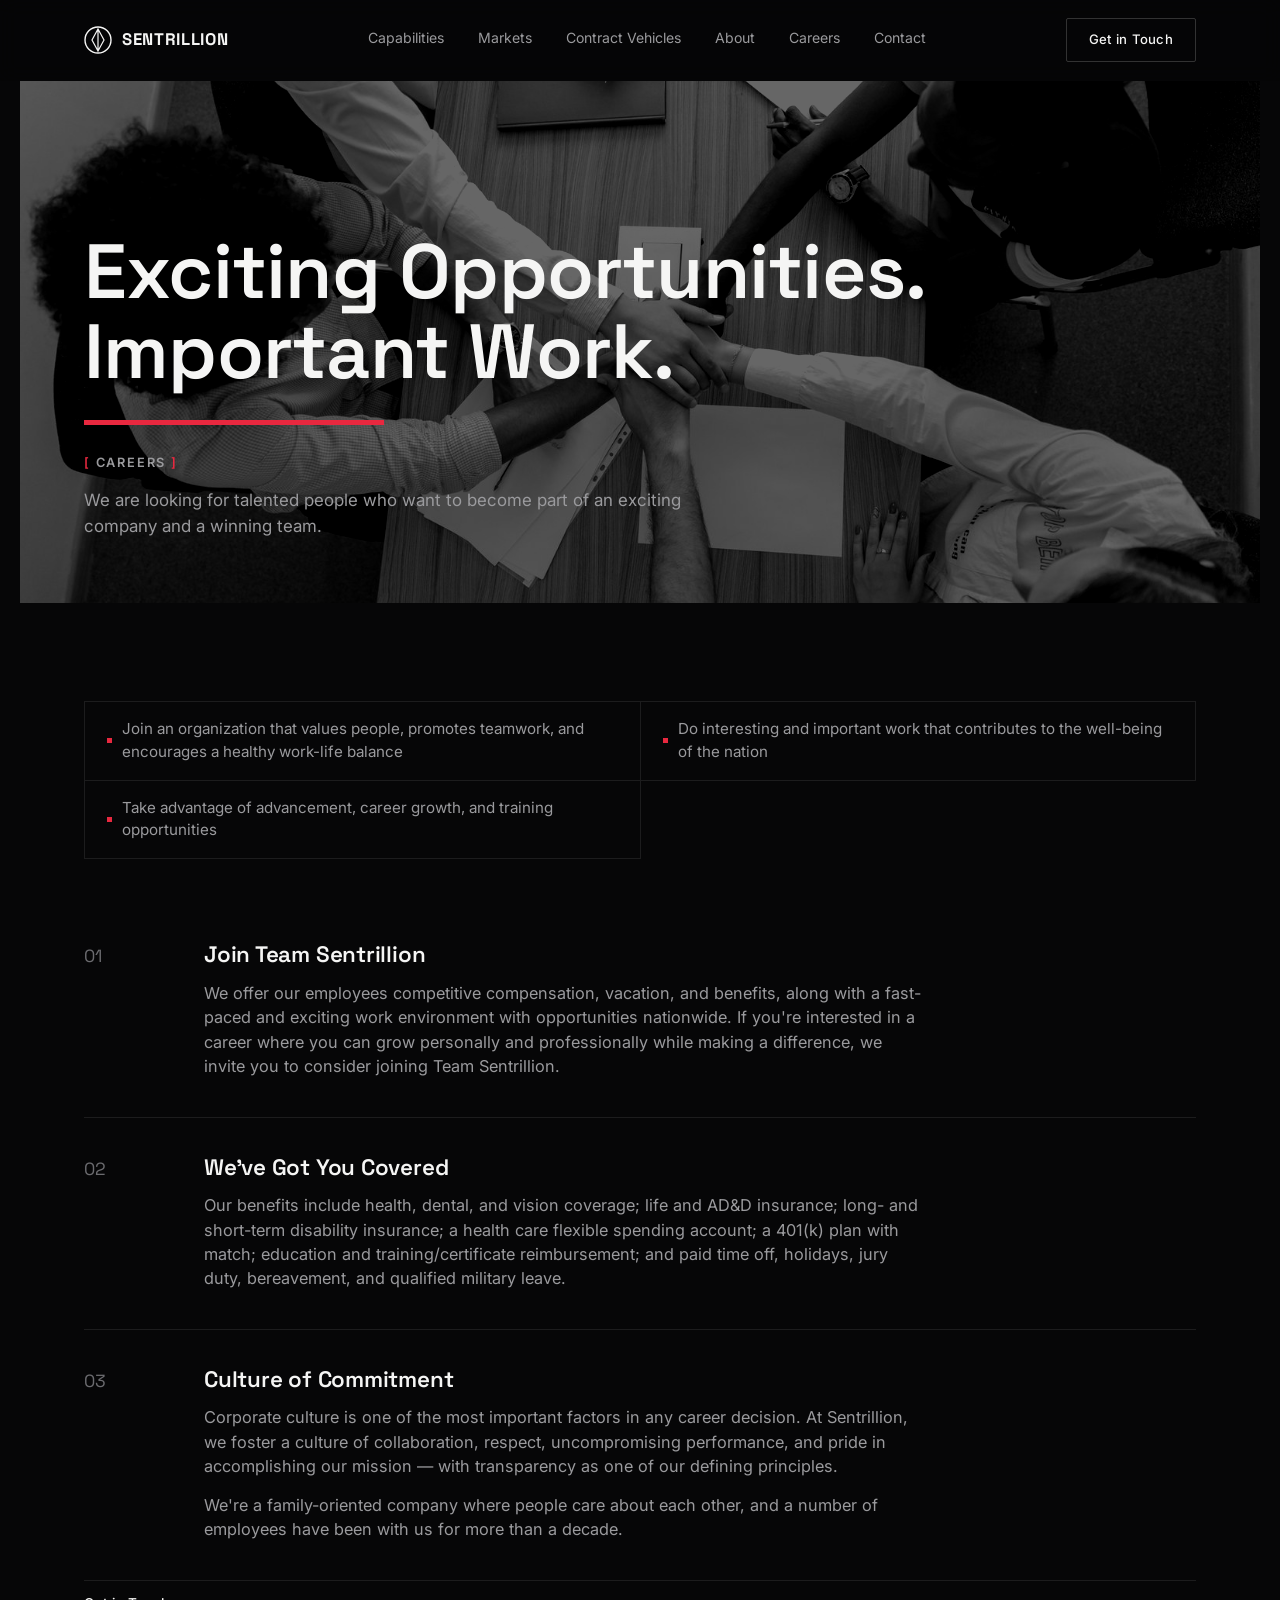
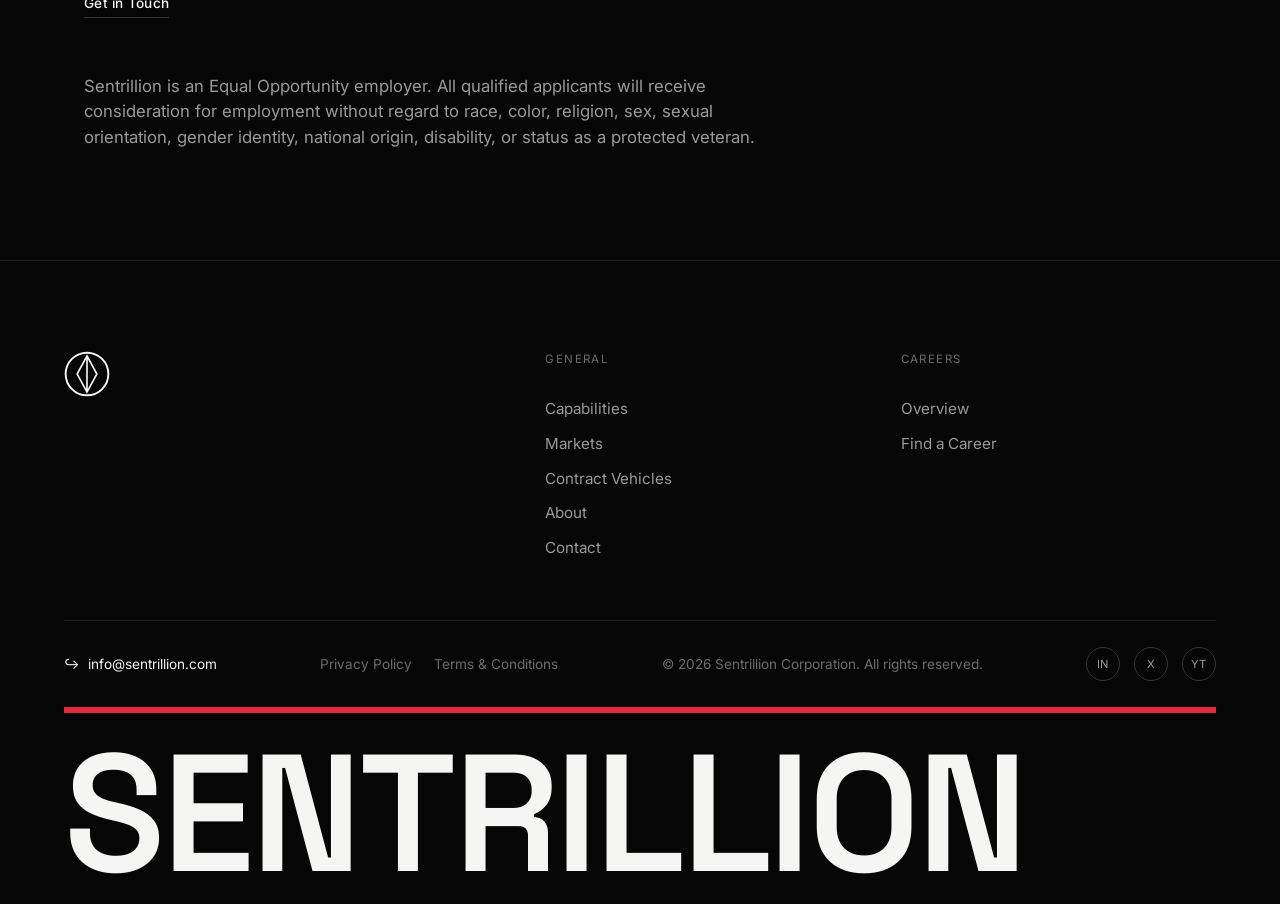
<file: careers/index.html>
<!DOCTYPE html>
<html lang="en">
<head>
<script>document.documentElement.classList.add('js');</script>
<meta charset="UTF-8">
<meta name="viewport" content="width=device-width, initial-scale=1.0">
<title>Exciting Opportunities. Important Work. | Sentrillion</title>
<meta name="description" content="Careers at Sentrillion: benefits, culture, and what it's like to join Team Sentrillion.">
<link rel="preconnect" href="https://fonts.googleapis.com">
<link rel="preconnect" href="https://fonts.gstatic.com" crossorigin>
<link href="https://fonts.googleapis.com/css2?family=Inter:wght@300;400;500;600;700;800&family=Space+Grotesk:wght@500;600;700&family=JetBrains+Mono:wght@400;500&display=swap" rel="stylesheet">
<link rel="stylesheet" href="../css/style.css">
</head>
<body>

<div class="cursor-glow" id="cursorGlow" aria-hidden="true"></div>
<div class="scroll-indicator" id="scrollIndicator"></div>

<header class="nav" id="nav">
  <div class="nav-inner">
    <a href="../index.html" class="logo">
      <svg width="28" height="28" viewBox="0 0 28 28" fill="none" xmlns="http://www.w3.org/2000/svg">
        <circle cx="14" cy="14" r="13" stroke="currentColor" stroke-width="1.4"/>
        <path d="M14 3L14 25M14 3L20 14L14 25L8 14L14 3Z" stroke="currentColor" stroke-width="1.2"/>
      </svg>
      <span>SENTRILLION</span>
    </a>
    <nav class="nav-links" id="navLinks">
      <div class="nav-item">
        <div class="nav-item-row">
          <a href="../index.html#capabilities">Capabilities</a>
          <button class="nav-caret" aria-label="Toggle Capabilities submenu" aria-expanded="false">&#9662;</button>
        </div>
        <div class="nav-dropdown">
          <a href="../capabilities/operations-field-support/index.html">Operations &amp; Field Support</a>
          <a href="../capabilities/it-cyber-services/index.html">IT &amp; Cyber Services</a>
          <a href="../capabilities/engineering-integration/index.html">Engineering &amp; Integration</a>
          <a href="../capabilities/identity-access-management/index.html">Identity &amp; Access Management</a>
        </div>
      </div>
      <div class="nav-item">
        <div class="nav-item-row">
          <a href="../index.html#markets">Markets</a>
          <button class="nav-caret" aria-label="Toggle Markets submenu" aria-expanded="false">&#9662;</button>
        </div>
        <div class="nav-dropdown">
          <a href="../markets/homeland-security-law-enforcement/index.html">Homeland Security &amp; Law Enforcement</a>
          <a href="../markets/defense/index.html">Defense</a>
          <a href="../markets/transportation-civilian/index.html">Transportation &amp; Commercial</a>
          <a href="../markets/international/index.html">International</a>
        </div>
      </div>
      <div class="nav-item">
        <div class="nav-item-row">
          <a href="../index.html#vehicles">Contract Vehicles</a>
          <button class="nav-caret" aria-label="Toggle Contract Vehicles submenu" aria-expanded="false">&#9662;</button>
        </div>
        <div class="nav-dropdown">
          <a href="../contracts/oasis-small-business/index.html">OASIS+ Small Business</a>
          <a href="../contracts/multiple-award-schedule/index.html">GSA Multiple Award Schedule</a>
        </div>
      </div>
      <div class="nav-item">
        <div class="nav-item-row">
          <a href="../index.html#about">About</a>
          <button class="nav-caret" aria-label="Toggle About submenu" aria-expanded="false">&#9662;</button>
        </div>
        <div class="nav-dropdown">
          <a href="../about/sentrillion-leadership/index.html">Sentrillion Leadership</a>
          <a href="../about/community-outreach/index.html">Community Outreach</a>
        </div>
      </div>
      <a href="../careers/index.html">Careers</a>
      <a href="../index.html#contact">Contact</a>
      <span class="nav-underline" id="navUnderline" aria-hidden="true"></span>
    </nav>
    <a href="../index.html#contact" class="btn btn-ghost nav-cta">Get in Touch</a>
    <button class="menu-toggle" id="menuToggle" aria-label="Toggle menu">
      <span></span><span></span><span></span>
    </button>
  </div>
</header>

<main id="top">

  <section class="page-hero">
    <div class="page-hero-bg" aria-hidden="true">
      <img src="../assets/photos/careers.jpg" alt="">
    </div>
    <div class="page-hero-inner">
      <h1 class="reveal is-visible">Exciting Opportunities. Important Work.</h1>
      <div class="accent-bar"></div>
      <p class="page-hero-tag"><span class="br">[</span> CAREERS <span class="br">]</span></p>
      <p class="page-hero-sub">We are looking for talented people who want to become part of an exciting company and a winning team.</p>
    </div>
  </section>

  <section class="page-content">
    <ul class="spec-list"><li>Join an organization that values people, promotes teamwork, and encourages a healthy work-life balance</li><li>Do interesting and important work that contributes to the well-being of the nation</li><li>Take advantage of advancement, career growth, and training opportunities</li></ul>
    <div class="detail-block"><span class="num">01</span><div><h3>Join Team Sentrillion</h3><p>We offer our employees competitive compensation, vacation, and benefits, along with a fast-paced and exciting work environment with opportunities nationwide. If you're interested in a career where you can grow personally and professionally while making a difference, we invite you to consider joining Team Sentrillion.</p></div></div><div class="detail-block"><span class="num">02</span><div><h3>We&rsquo;ve Got You Covered</h3><p>Our benefits include health, dental, and vision coverage; life and AD&amp;D insurance; long- and short-term disability insurance; a health care flexible spending account; a 401(k) plan with match; education and training/certificate reimbursement; and paid time off, holidays, jury duty, bereavement, and qualified military leave.</p></div></div><div class="detail-block"><span class="num">03</span><div><h3>Culture of Commitment</h3><p>Corporate culture is one of the most important factors in any career decision. At Sentrillion, we foster a culture of collaboration, respect, uncompromising performance, and pride in accomplishing our mission &mdash; with transparency as one of our defining principles.</p><p>We're a family-oriented company where people care about each other, and a number of employees have been with us for more than a decade.</p></div></div>
    <p style="margin-top:8px"><a href="../index.html#contact" class="btn btn-line">Get in Touch</a></p>
    <p class="capabilities-footnote footnote-left" style="max-width:680px;margin-top:56px;">Sentrillion is an Equal Opportunity employer. All qualified applicants will receive consideration for employment without regard to race, color, religion, sex, sexual orientation, gender identity, national origin, disability, or status as a protected veteran.</p>

    
  </section>

</main>

<footer class="footer">
  <div class="footer-top">
    <div class="footer-brand">
      <svg width="46" height="46" viewBox="0 0 28 28" fill="none" xmlns="http://www.w3.org/2000/svg">
        <circle cx="14" cy="14" r="13" stroke="currentColor" stroke-width="1.2"/>
        <path d="M14 3L14 25M14 3L20 14L14 25L8 14L14 3Z" stroke="currentColor" stroke-width="1"/>
      </svg>
    </div>
    <div class="footer-col">
      <span class="footer-heading">General</span>
      <a href="../index.html#capabilities">Capabilities</a>
      <a href="../index.html#markets">Markets</a>
      <a href="../index.html#vehicles">Contract Vehicles</a>
      <a href="../index.html#about">About</a>
      <a href="../index.html#contact">Contact</a>
    </div>
    <div class="footer-col">
      <span class="footer-heading">Careers</span>
      <a href="../careers/index.html">Overview</a>
      <a href="../careers/index.html">Find a Career</a>
    </div>
  </div>
  <div class="footer-mid">
    <a href="mailto:info@sentrillion.com" class="footer-email"><span>&#8618;</span> info@sentrillion.com</a>
    <div class="footer-legal">
      <a href="#">Privacy Policy</a>
      <a href="#">Terms &amp; Conditions</a>
    </div>
    <p class="footer-copy">&copy; <span id="year"></span> Sentrillion Corporation. All rights reserved.</p>
    <div class="social-row">
      <a href="#" aria-label="LinkedIn">IN</a>
      <a href="#" aria-label="Twitter / X">X</a>
      <a href="#" aria-label="YouTube">YT</a>
    </div>
  </div>
  <div class="accent-bar"></div>
  <h2 class="footer-wordmark">SENTRILLION</h2>
</footer>

<script src="../js/main.js"></script>
</body>
</html>
</file>
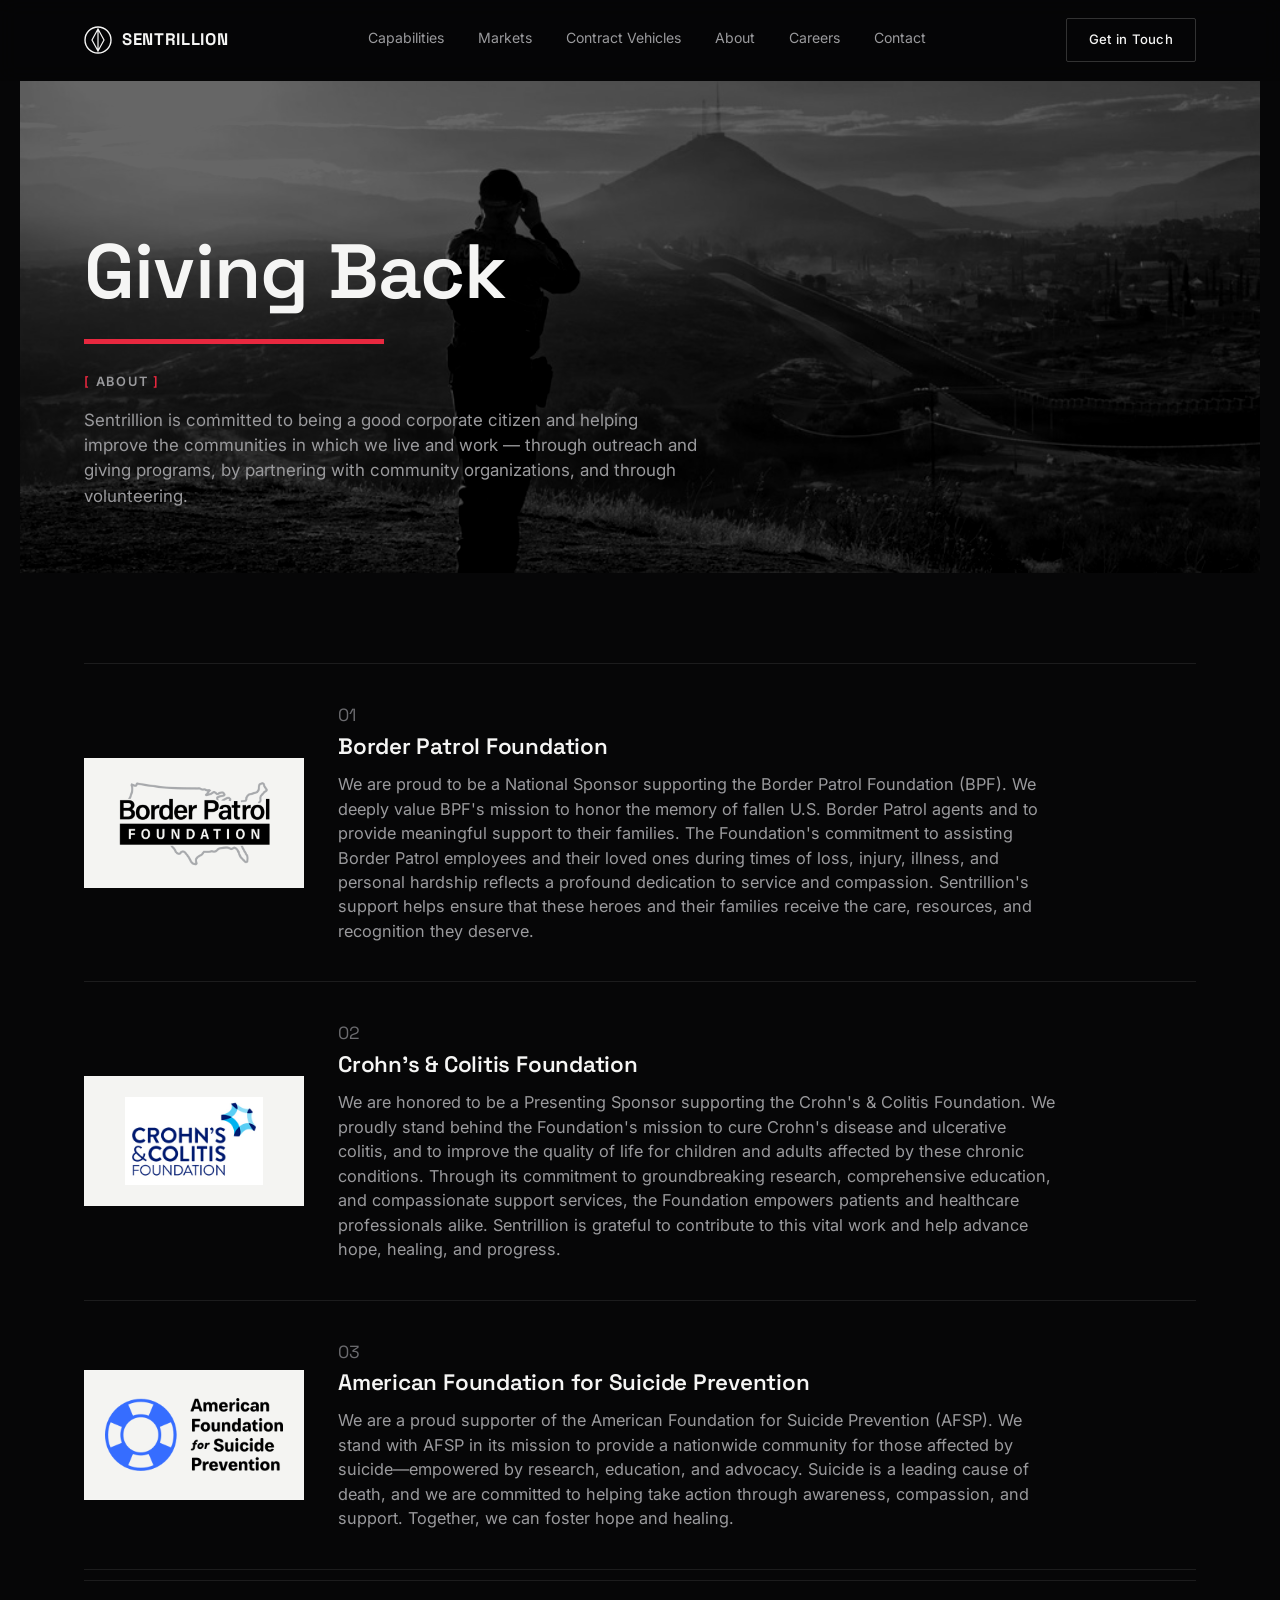
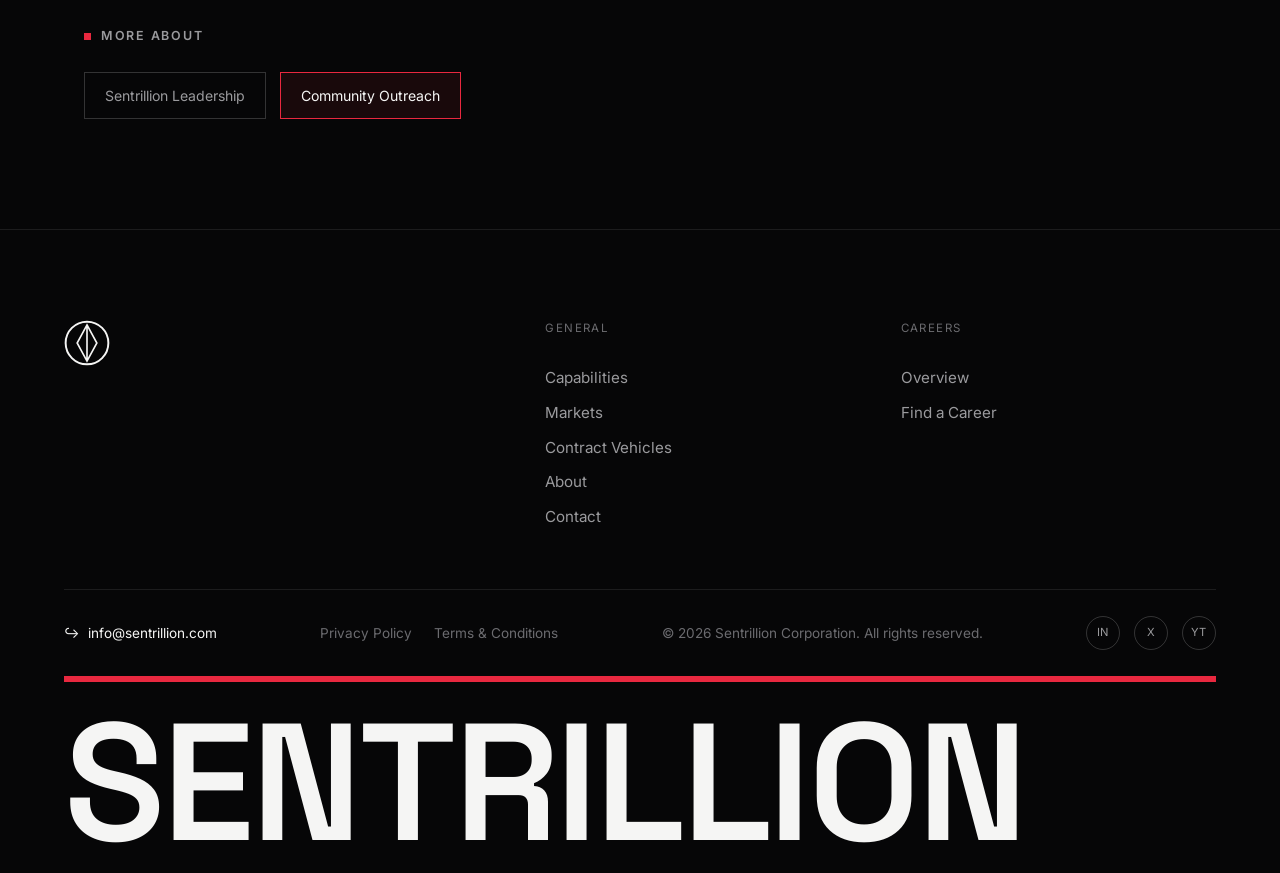
<file: about/community-outreach/index.html>
<!DOCTYPE html>
<html lang="en">
<head>
<script>document.documentElement.classList.add('js');</script>
<meta charset="UTF-8">
<meta name="viewport" content="width=device-width, initial-scale=1.0">
<title>Giving Back | Sentrillion</title>
<meta name="description" content="Sentrillion's community sponsorships, including the Border Patrol Foundation and the American Foundation for Suicide Prevention.">
<link rel="preconnect" href="https://fonts.googleapis.com">
<link rel="preconnect" href="https://fonts.gstatic.com" crossorigin>
<link href="https://fonts.googleapis.com/css2?family=Inter:wght@300;400;500;600;700;800&family=Space+Grotesk:wght@500;600;700&family=JetBrains+Mono:wght@400;500&display=swap" rel="stylesheet">
<link rel="stylesheet" href="../../css/style.css">
</head>
<body>

<div class="cursor-glow" id="cursorGlow" aria-hidden="true"></div>
<div class="scroll-indicator" id="scrollIndicator"></div>

<header class="nav" id="nav">
  <div class="nav-inner">
    <a href="../../index.html" class="logo">
      <svg width="28" height="28" viewBox="0 0 28 28" fill="none" xmlns="http://www.w3.org/2000/svg">
        <circle cx="14" cy="14" r="13" stroke="currentColor" stroke-width="1.4"/>
        <path d="M14 3L14 25M14 3L20 14L14 25L8 14L14 3Z" stroke="currentColor" stroke-width="1.2"/>
      </svg>
      <span>SENTRILLION</span>
    </a>
    <nav class="nav-links" id="navLinks">
      <div class="nav-item">
        <div class="nav-item-row">
          <a href="../../index.html#capabilities">Capabilities</a>
          <button class="nav-caret" aria-label="Toggle Capabilities submenu" aria-expanded="false">&#9662;</button>
        </div>
        <div class="nav-dropdown">
          <a href="../../capabilities/operations-field-support/index.html">Operations &amp; Field Support</a>
          <a href="../../capabilities/it-cyber-services/index.html">IT &amp; Cyber Services</a>
          <a href="../../capabilities/engineering-integration/index.html">Engineering &amp; Integration</a>
          <a href="../../capabilities/identity-access-management/index.html">Identity &amp; Access Management</a>
        </div>
      </div>
      <div class="nav-item">
        <div class="nav-item-row">
          <a href="../../index.html#markets">Markets</a>
          <button class="nav-caret" aria-label="Toggle Markets submenu" aria-expanded="false">&#9662;</button>
        </div>
        <div class="nav-dropdown">
          <a href="../../markets/homeland-security-law-enforcement/index.html">Homeland Security &amp; Law Enforcement</a>
          <a href="../../markets/defense/index.html">Defense</a>
          <a href="../../markets/transportation-civilian/index.html">Transportation &amp; Commercial</a>
          <a href="../../markets/international/index.html">International</a>
        </div>
      </div>
      <div class="nav-item">
        <div class="nav-item-row">
          <a href="../../index.html#vehicles">Contract Vehicles</a>
          <button class="nav-caret" aria-label="Toggle Contract Vehicles submenu" aria-expanded="false">&#9662;</button>
        </div>
        <div class="nav-dropdown">
          <a href="../../contracts/oasis-small-business/index.html">OASIS+ Small Business</a>
          <a href="../../contracts/multiple-award-schedule/index.html">GSA Multiple Award Schedule</a>
        </div>
      </div>
      <div class="nav-item">
        <div class="nav-item-row">
          <a href="../../index.html#about">About</a>
          <button class="nav-caret" aria-label="Toggle About submenu" aria-expanded="false">&#9662;</button>
        </div>
        <div class="nav-dropdown">
          <a href="../../about/sentrillion-leadership/index.html">Sentrillion Leadership</a>
          <a href="../../about/community-outreach/index.html">Community Outreach</a>
        </div>
      </div>
      <a href="../../careers/index.html">Careers</a>
      <a href="../../index.html#contact">Contact</a>
      <span class="nav-underline" id="navUnderline" aria-hidden="true"></span>
    </nav>
    <a href="../../index.html#contact" class="btn btn-ghost nav-cta">Get in Touch</a>
    <button class="menu-toggle" id="menuToggle" aria-label="Toggle menu">
      <span></span><span></span><span></span>
    </button>
  </div>
</header>

<main id="top">

  <section class="page-hero">
    <div class="page-hero-bg" aria-hidden="true">
      <img src="../../assets/photos/community-outreach.jpg" alt="">
    </div>
    <div class="page-hero-inner">
      <h1 class="reveal is-visible">Giving Back</h1>
      <div class="accent-bar"></div>
      <p class="page-hero-tag"><span class="br">[</span> ABOUT <span class="br">]</span></p>
      <p class="page-hero-sub">Sentrillion is committed to being a good corporate citizen and helping improve the communities in which we live and work &mdash; through outreach and giving programs, by partnering with community organizations, and through volunteering.</p>
    </div>
  </section>

  <section class="page-content">
    <div class="sponsor-block"><div class="sponsor-logo"><img src="../../assets/logos/border-patrol-foundation.png" alt="Border Patrol Foundation logo" loading="lazy"></div><div class="sponsor-body"><span class="num">01</span><h3>Border Patrol Foundation</h3><p>We are proud to be a National Sponsor supporting the Border Patrol Foundation (BPF). We deeply value BPF's mission to honor the memory of fallen U.S. Border Patrol agents and to provide meaningful support to their families. The Foundation's commitment to assisting Border Patrol employees and their loved ones during times of loss, injury, illness, and personal hardship reflects a profound dedication to service and compassion. Sentrillion's support helps ensure that these heroes and their families receive the care, resources, and recognition they deserve.</p></div></div><div class="sponsor-block"><div class="sponsor-logo"><img src="../../assets/logos/crohns-colitis-foundation.jpg" alt="Crohn's &amp; Colitis Foundation logo" loading="lazy"></div><div class="sponsor-body"><span class="num">02</span><h3>Crohn's &amp; Colitis Foundation</h3><p>We are honored to be a Presenting Sponsor supporting the Crohn's &amp; Colitis Foundation. We proudly stand behind the Foundation's mission to cure Crohn's disease and ulcerative colitis, and to improve the quality of life for children and adults affected by these chronic conditions. Through its commitment to groundbreaking research, comprehensive education, and compassionate support services, the Foundation empowers patients and healthcare professionals alike. Sentrillion is grateful to contribute to this vital work and help advance hope, healing, and progress.</p></div></div><div class="sponsor-block"><div class="sponsor-logo"><img src="../../assets/logos/afsp.png" alt="American Foundation for Suicide Prevention logo" loading="lazy"></div><div class="sponsor-body"><span class="num">03</span><h3>American Foundation for Suicide Prevention</h3><p>We are a proud supporter of the American Foundation for Suicide Prevention (AFSP). We stand with AFSP in its mission to provide a nationwide community for those affected by suicide&mdash;empowered by research, education, and advocacy. Suicide is a leading cause of death, and we are committed to helping take action through awareness, compassion, and support. Together, we can foster hope and healing.</p></div></div>

    <div class="related-strip">
    <p class="tag"><span class="dot"></span>MORE ABOUT</p>
    <div class="related-links">
      <a href="../../about/sentrillion-leadership/index.html">Sentrillion Leadership</a><a href="../../about/community-outreach/index.html" class="is-current">Community Outreach</a>
    </div>
  </div>
  </section>

</main>

<footer class="footer">
  <div class="footer-top">
    <div class="footer-brand">
      <svg width="46" height="46" viewBox="0 0 28 28" fill="none" xmlns="http://www.w3.org/2000/svg">
        <circle cx="14" cy="14" r="13" stroke="currentColor" stroke-width="1.2"/>
        <path d="M14 3L14 25M14 3L20 14L14 25L8 14L14 3Z" stroke="currentColor" stroke-width="1"/>
      </svg>
    </div>
    <div class="footer-col">
      <span class="footer-heading">General</span>
      <a href="../../index.html#capabilities">Capabilities</a>
      <a href="../../index.html#markets">Markets</a>
      <a href="../../index.html#vehicles">Contract Vehicles</a>
      <a href="../../index.html#about">About</a>
      <a href="../../index.html#contact">Contact</a>
    </div>
    <div class="footer-col">
      <span class="footer-heading">Careers</span>
      <a href="../../careers/index.html">Overview</a>
      <a href="../../careers/index.html">Find a Career</a>
    </div>
  </div>
  <div class="footer-mid">
    <a href="mailto:info@sentrillion.com" class="footer-email"><span>&#8618;</span> info@sentrillion.com</a>
    <div class="footer-legal">
      <a href="#">Privacy Policy</a>
      <a href="#">Terms &amp; Conditions</a>
    </div>
    <p class="footer-copy">&copy; <span id="year"></span> Sentrillion Corporation. All rights reserved.</p>
    <div class="social-row">
      <a href="#" aria-label="LinkedIn">IN</a>
      <a href="#" aria-label="Twitter / X">X</a>
      <a href="#" aria-label="YouTube">YT</a>
    </div>
  </div>
  <div class="accent-bar"></div>
  <h2 class="footer-wordmark">SENTRILLION</h2>
</footer>

<script src="../../js/main.js"></script>
</body>
</html>
</file>
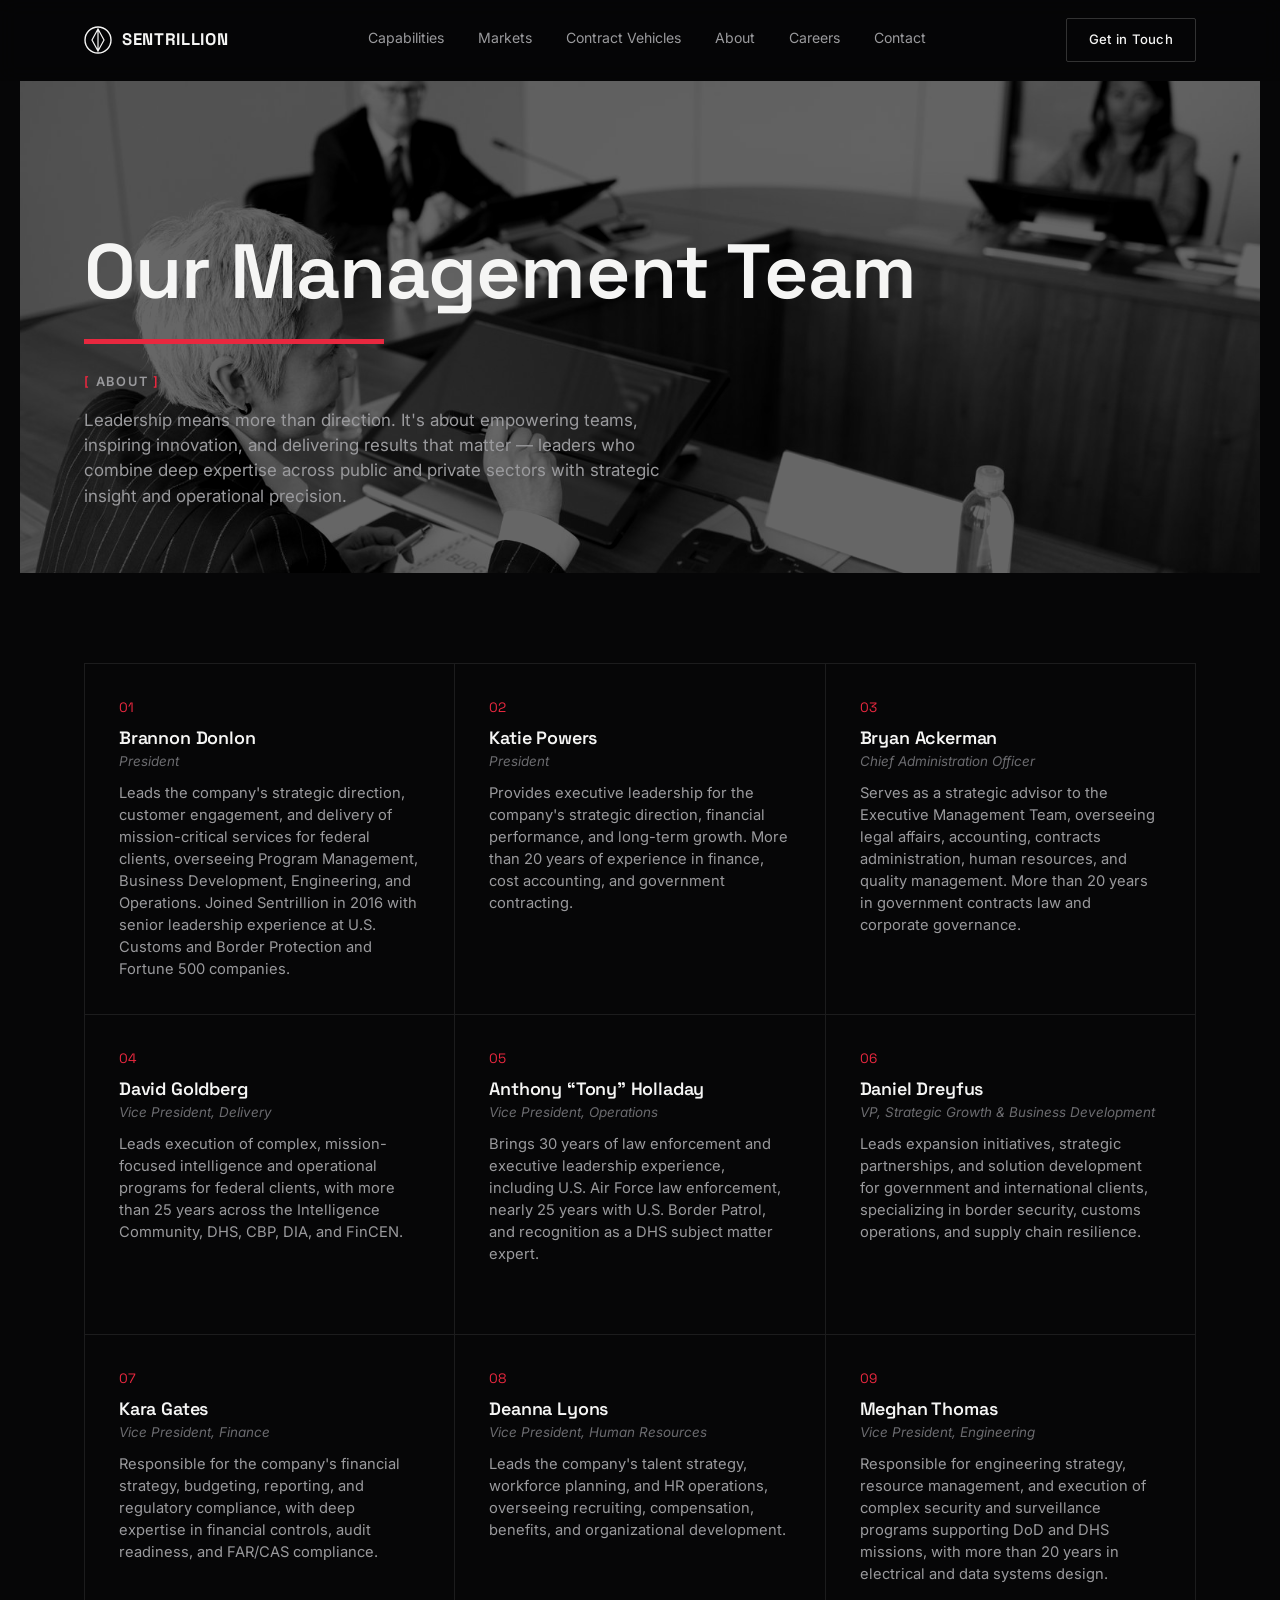
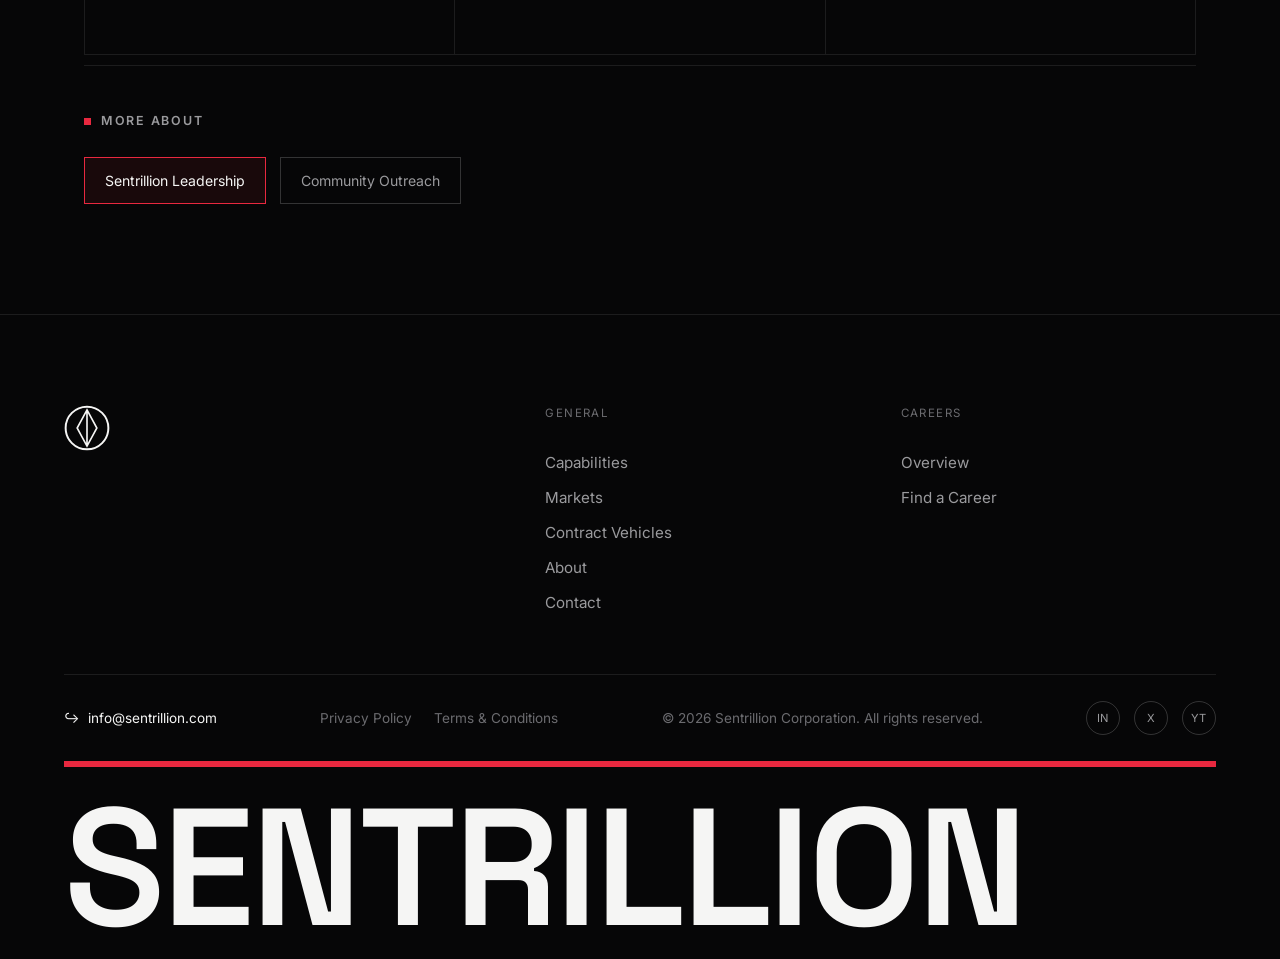
<file: about/sentrillion-leadership/index.html>
<!DOCTYPE html>
<html lang="en">
<head>
<script>document.documentElement.classList.add('js');</script>
<meta charset="UTF-8">
<meta name="viewport" content="width=device-width, initial-scale=1.0">
<title>Our Management Team | Sentrillion</title>
<meta name="description" content="Meet the executive team leading Sentrillion's federal security, IT, and cyber programs.">
<link rel="preconnect" href="https://fonts.googleapis.com">
<link rel="preconnect" href="https://fonts.gstatic.com" crossorigin>
<link href="https://fonts.googleapis.com/css2?family=Inter:wght@300;400;500;600;700;800&family=Space+Grotesk:wght@500;600;700&family=JetBrains+Mono:wght@400;500&display=swap" rel="stylesheet">
<link rel="stylesheet" href="../../css/style.css">
</head>
<body>

<div class="cursor-glow" id="cursorGlow" aria-hidden="true"></div>
<div class="scroll-indicator" id="scrollIndicator"></div>

<header class="nav" id="nav">
  <div class="nav-inner">
    <a href="../../index.html" class="logo">
      <svg width="28" height="28" viewBox="0 0 28 28" fill="none" xmlns="http://www.w3.org/2000/svg">
        <circle cx="14" cy="14" r="13" stroke="currentColor" stroke-width="1.4"/>
        <path d="M14 3L14 25M14 3L20 14L14 25L8 14L14 3Z" stroke="currentColor" stroke-width="1.2"/>
      </svg>
      <span>SENTRILLION</span>
    </a>
    <nav class="nav-links" id="navLinks">
      <div class="nav-item">
        <div class="nav-item-row">
          <a href="../../index.html#capabilities">Capabilities</a>
          <button class="nav-caret" aria-label="Toggle Capabilities submenu" aria-expanded="false">&#9662;</button>
        </div>
        <div class="nav-dropdown">
          <a href="../../capabilities/operations-field-support/index.html">Operations &amp; Field Support</a>
          <a href="../../capabilities/it-cyber-services/index.html">IT &amp; Cyber Services</a>
          <a href="../../capabilities/engineering-integration/index.html">Engineering &amp; Integration</a>
          <a href="../../capabilities/identity-access-management/index.html">Identity &amp; Access Management</a>
        </div>
      </div>
      <div class="nav-item">
        <div class="nav-item-row">
          <a href="../../index.html#markets">Markets</a>
          <button class="nav-caret" aria-label="Toggle Markets submenu" aria-expanded="false">&#9662;</button>
        </div>
        <div class="nav-dropdown">
          <a href="../../markets/homeland-security-law-enforcement/index.html">Homeland Security &amp; Law Enforcement</a>
          <a href="../../markets/defense/index.html">Defense</a>
          <a href="../../markets/transportation-civilian/index.html">Transportation &amp; Commercial</a>
          <a href="../../markets/international/index.html">International</a>
        </div>
      </div>
      <div class="nav-item">
        <div class="nav-item-row">
          <a href="../../index.html#vehicles">Contract Vehicles</a>
          <button class="nav-caret" aria-label="Toggle Contract Vehicles submenu" aria-expanded="false">&#9662;</button>
        </div>
        <div class="nav-dropdown">
          <a href="../../contracts/oasis-small-business/index.html">OASIS+ Small Business</a>
          <a href="../../contracts/multiple-award-schedule/index.html">GSA Multiple Award Schedule</a>
        </div>
      </div>
      <div class="nav-item">
        <div class="nav-item-row">
          <a href="../../index.html#about">About</a>
          <button class="nav-caret" aria-label="Toggle About submenu" aria-expanded="false">&#9662;</button>
        </div>
        <div class="nav-dropdown">
          <a href="../../about/sentrillion-leadership/index.html">Sentrillion Leadership</a>
          <a href="../../about/community-outreach/index.html">Community Outreach</a>
        </div>
      </div>
      <a href="../../careers/index.html">Careers</a>
      <a href="../../index.html#contact">Contact</a>
      <span class="nav-underline" id="navUnderline" aria-hidden="true"></span>
    </nav>
    <a href="../../index.html#contact" class="btn btn-ghost nav-cta">Get in Touch</a>
    <button class="menu-toggle" id="menuToggle" aria-label="Toggle menu">
      <span></span><span></span><span></span>
    </button>
  </div>
</header>

<main id="top">

  <section class="page-hero">
    <div class="page-hero-bg" aria-hidden="true">
      <img src="../../assets/photos/leadership.jpg" alt="">
    </div>
    <div class="page-hero-inner">
      <h1 class="reveal is-visible">Our Management Team</h1>
      <div class="accent-bar"></div>
      <p class="page-hero-tag"><span class="br">[</span> ABOUT <span class="br">]</span></p>
      <p class="page-hero-sub">Leadership means more than direction. It's about empowering teams, inspiring innovation, and delivering results that matter &mdash; leaders who combine deep expertise across public and private sectors with strategic insight and operational precision.</p>
    </div>
  </section>

  <section class="page-content">
    <div class="people-grid"><div class="person-card" tabindex="0"><div class="person-photo"><img src="../../assets/photos/leadership/brannon-donlon.jpg" alt="Brannon Donlon" loading="lazy"></div><div class="person-card-body"><span class="num">01</span><h4>Brannon Donlon</h4><span class="role">President</span><p>Leads the company's strategic direction, customer engagement, and delivery of mission-critical services for federal clients, overseeing Program Management, Business Development, Engineering, and Operations. Joined Sentrillion in 2016 with senior leadership experience at U.S. Customs and Border Protection and Fortune 500 companies.</p></div></div><div class="person-card" tabindex="0"><div class="person-photo"><img src="../../assets/photos/leadership/katie-powers.jpg" alt="Katie Powers" loading="lazy"></div><div class="person-card-body"><span class="num">02</span><h4>Katie Powers</h4><span class="role">President</span><p>Provides executive leadership for the company's strategic direction, financial performance, and long-term growth. More than 20 years of experience in finance, cost accounting, and government contracting.</p></div></div><div class="person-card" tabindex="0"><div class="person-photo"><img src="../../assets/photos/leadership/bryan-ackerman.jpg" alt="Bryan Ackerman" loading="lazy"></div><div class="person-card-body"><span class="num">03</span><h4>Bryan Ackerman</h4><span class="role">Chief Administration Officer</span><p>Serves as a strategic advisor to the Executive Management Team, overseeing legal affairs, accounting, contracts administration, human resources, and quality management. More than 20 years in government contracts law and corporate governance.</p></div></div><div class="person-card" tabindex="0"><div class="person-photo"><img src="../../assets/photos/leadership/david-goldberg.jpg" alt="David Goldberg" loading="lazy"></div><div class="person-card-body"><span class="num">04</span><h4>David Goldberg</h4><span class="role">Vice President, Delivery</span><p>Leads execution of complex, mission-focused intelligence and operational programs for federal clients, with more than 25 years across the Intelligence Community, DHS, CBP, DIA, and FinCEN.</p></div></div><div class="person-card" tabindex="0"><div class="person-photo"><img src="../../assets/photos/leadership/tony-holladay.jpg" alt="Anthony &ldquo;Tony&rdquo; Holladay" loading="lazy"></div><div class="person-card-body"><span class="num">05</span><h4>Anthony &ldquo;Tony&rdquo; Holladay</h4><span class="role">Vice President, Operations</span><p>Brings 30 years of law enforcement and executive leadership experience, including U.S. Air Force law enforcement, nearly 25 years with U.S. Border Patrol, and recognition as a DHS subject matter expert.</p></div></div><div class="person-card" tabindex="0"><div class="person-photo"><img src="../../assets/photos/leadership/daniel-dreyfus.jpg" alt="Daniel Dreyfus" loading="lazy"></div><div class="person-card-body"><span class="num">06</span><h4>Daniel Dreyfus</h4><span class="role">VP, Strategic Growth &amp; Business Development</span><p>Leads expansion initiatives, strategic partnerships, and solution development for government and international clients, specializing in border security, customs operations, and supply chain resilience.</p></div></div><div class="person-card" tabindex="0"><div class="person-photo"><img src="../../assets/photos/leadership/kara-gates.jpg" alt="Kara Gates" loading="lazy"></div><div class="person-card-body"><span class="num">07</span><h4>Kara Gates</h4><span class="role">Vice President, Finance</span><p>Responsible for the company's financial strategy, budgeting, reporting, and regulatory compliance, with deep expertise in financial controls, audit readiness, and FAR/CAS compliance.</p></div></div><div class="person-card" tabindex="0"><div class="person-photo"><img src="../../assets/photos/leadership/deanna-lyons.jpg" alt="Deanna Lyons" loading="lazy"></div><div class="person-card-body"><span class="num">08</span><h4>Deanna Lyons</h4><span class="role">Vice President, Human Resources</span><p>Leads the company's talent strategy, workforce planning, and HR operations, overseeing recruiting, compensation, benefits, and organizational development.</p></div></div><div class="person-card" tabindex="0"><div class="person-photo"><img src="../../assets/photos/leadership/meghan-thomas.jpg" alt="Meghan Thomas" loading="lazy"></div><div class="person-card-body"><span class="num">09</span><h4>Meghan Thomas</h4><span class="role">Vice President, Engineering</span><p>Responsible for engineering strategy, resource management, and execution of complex security and surveillance programs supporting DoD and DHS missions, with more than 20 years in electrical and data systems design.</p></div></div></div>

    <div class="related-strip">
    <p class="tag"><span class="dot"></span>MORE ABOUT</p>
    <div class="related-links">
      <a href="../../about/sentrillion-leadership/index.html" class="is-current">Sentrillion Leadership</a><a href="../../about/community-outreach/index.html">Community Outreach</a>
    </div>
  </div>
  </section>

</main>

<footer class="footer">
  <div class="footer-top">
    <div class="footer-brand">
      <svg width="46" height="46" viewBox="0 0 28 28" fill="none" xmlns="http://www.w3.org/2000/svg">
        <circle cx="14" cy="14" r="13" stroke="currentColor" stroke-width="1.2"/>
        <path d="M14 3L14 25M14 3L20 14L14 25L8 14L14 3Z" stroke="currentColor" stroke-width="1"/>
      </svg>
    </div>
    <div class="footer-col">
      <span class="footer-heading">General</span>
      <a href="../../index.html#capabilities">Capabilities</a>
      <a href="../../index.html#markets">Markets</a>
      <a href="../../index.html#vehicles">Contract Vehicles</a>
      <a href="../../index.html#about">About</a>
      <a href="../../index.html#contact">Contact</a>
    </div>
    <div class="footer-col">
      <span class="footer-heading">Careers</span>
      <a href="../../careers/index.html">Overview</a>
      <a href="../../careers/index.html">Find a Career</a>
    </div>
  </div>
  <div class="footer-mid">
    <a href="mailto:info@sentrillion.com" class="footer-email"><span>&#8618;</span> info@sentrillion.com</a>
    <div class="footer-legal">
      <a href="#">Privacy Policy</a>
      <a href="#">Terms &amp; Conditions</a>
    </div>
    <p class="footer-copy">&copy; <span id="year"></span> Sentrillion Corporation. All rights reserved.</p>
    <div class="social-row">
      <a href="#" aria-label="LinkedIn">IN</a>
      <a href="#" aria-label="Twitter / X">X</a>
      <a href="#" aria-label="YouTube">YT</a>
    </div>
  </div>
  <div class="accent-bar"></div>
  <h2 class="footer-wordmark">SENTRILLION</h2>
</footer>

<script src="../../js/main.js"></script>
</body>
</html>
</file>
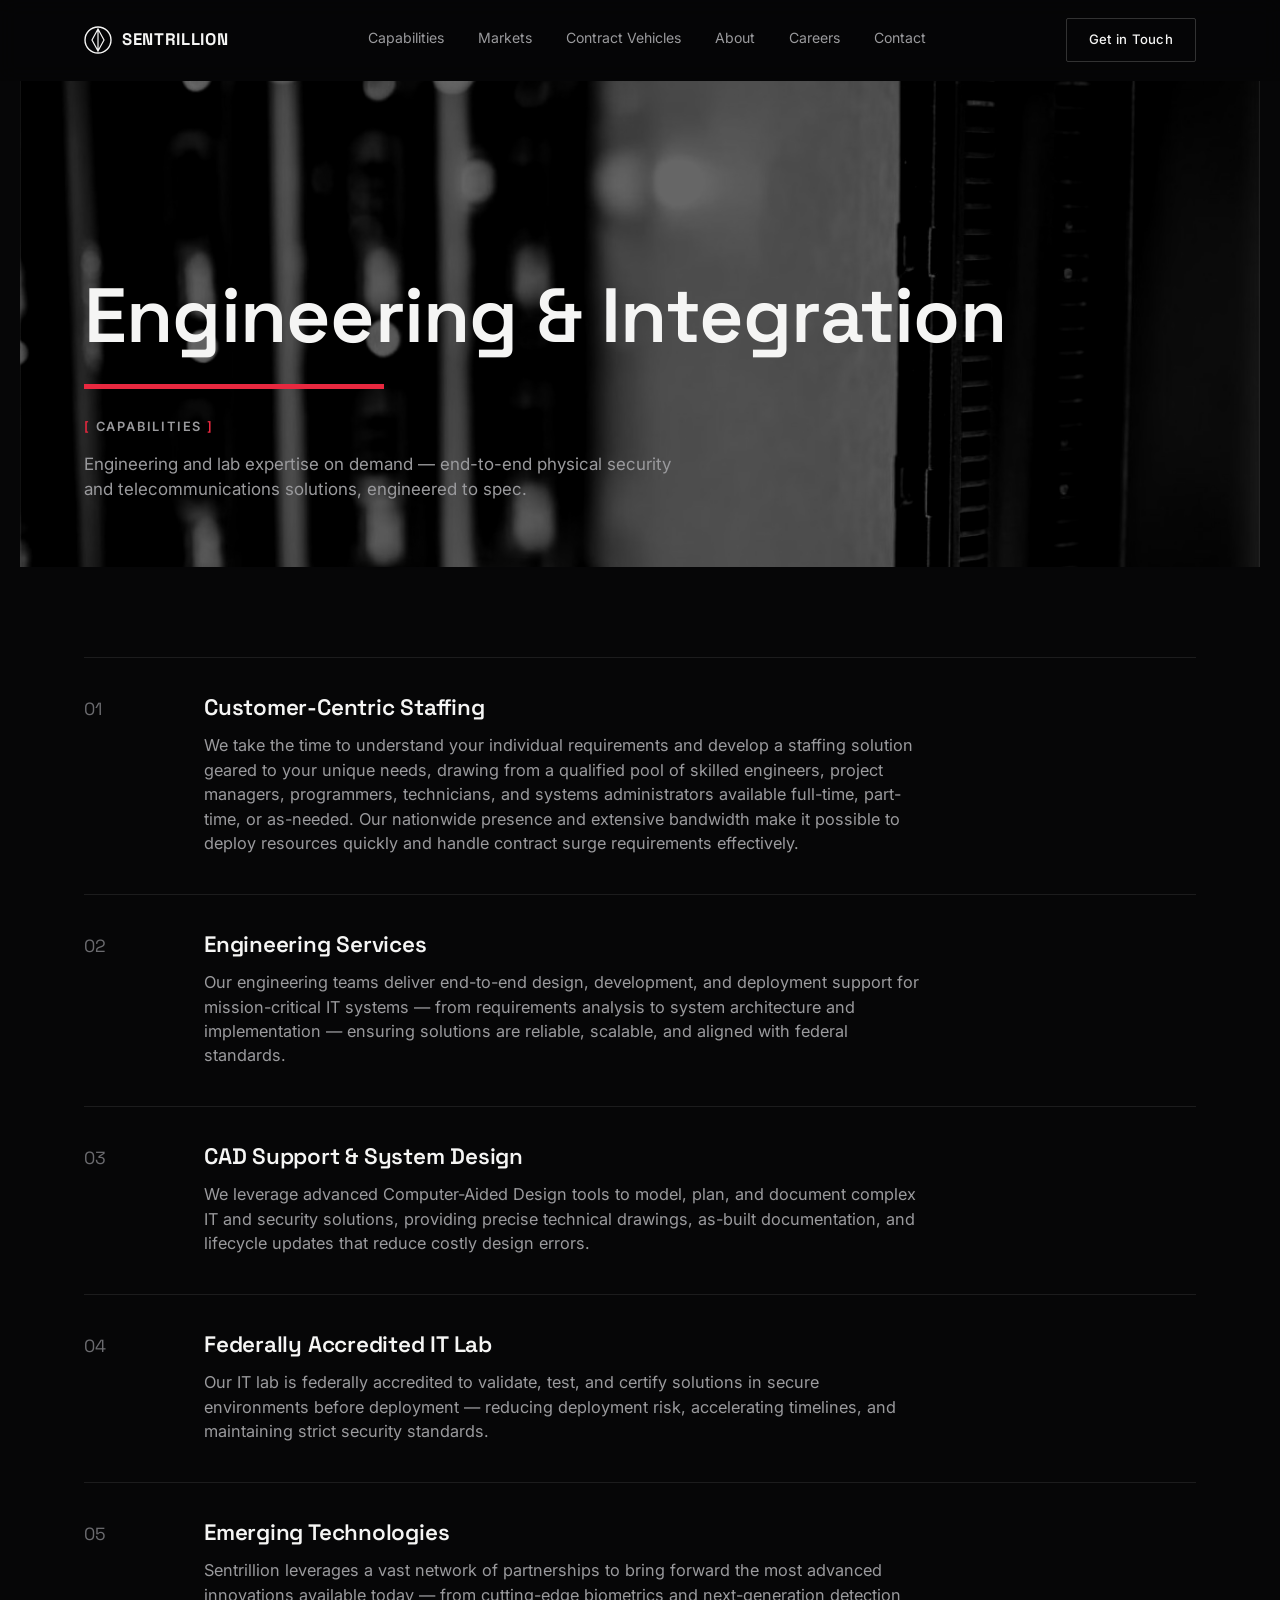
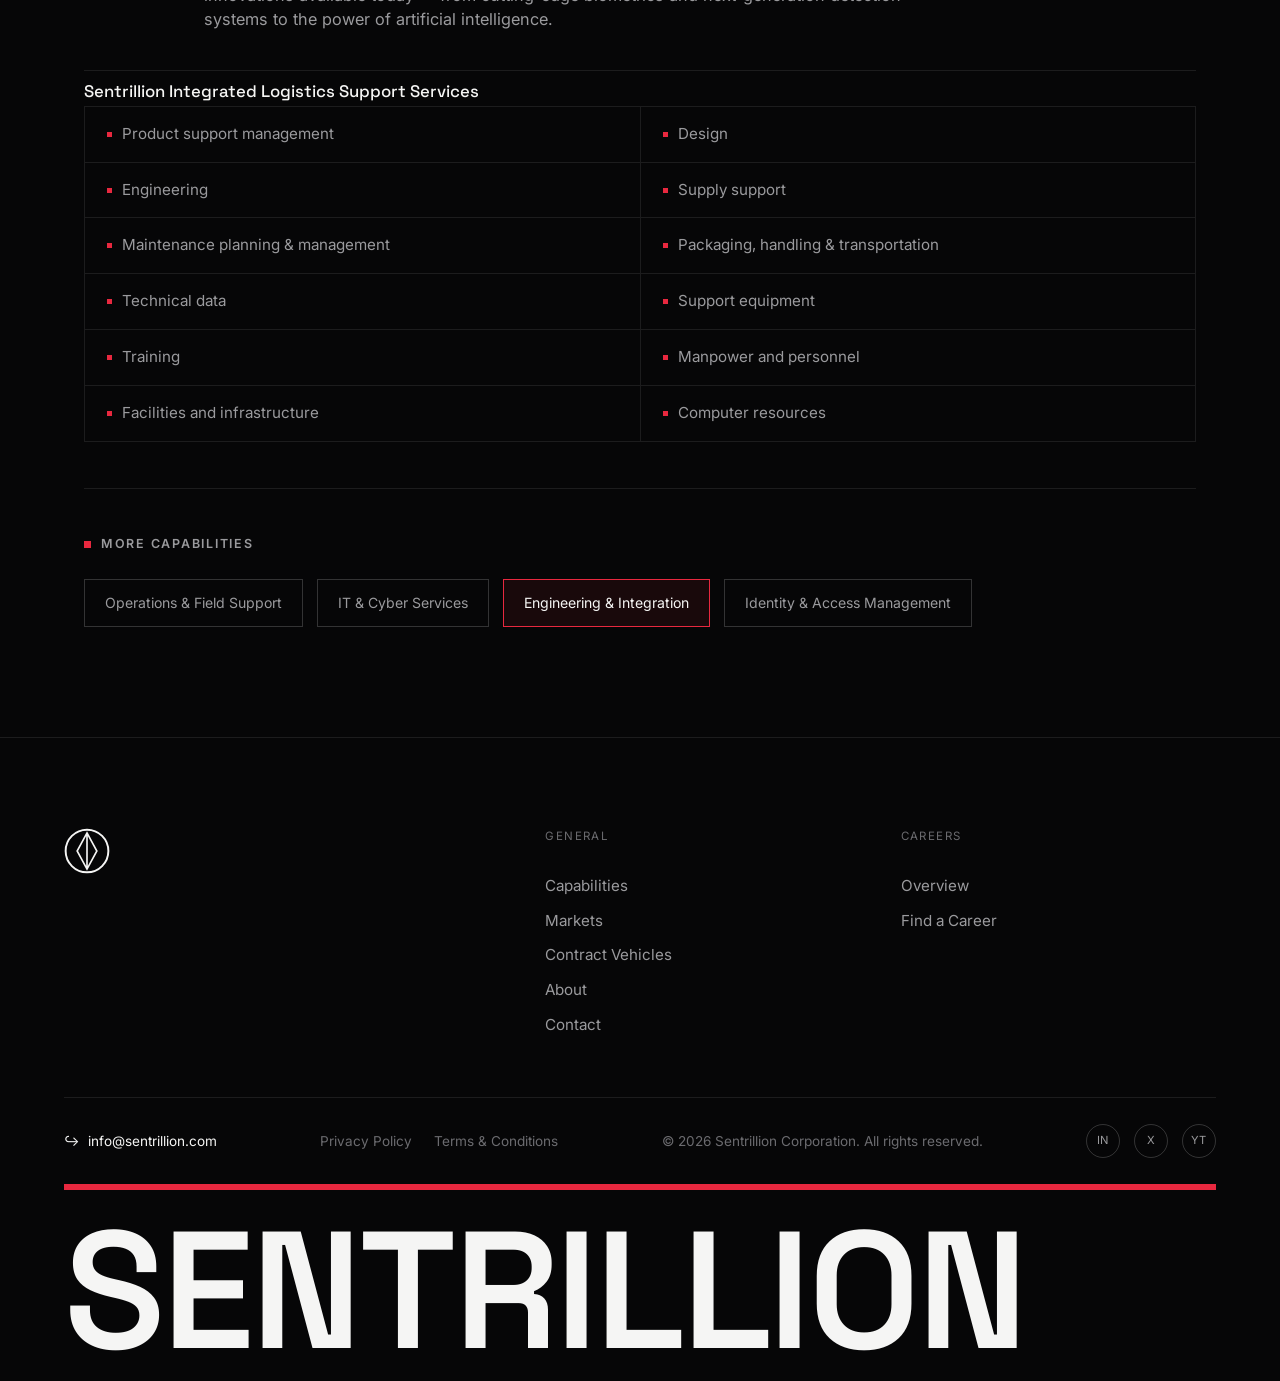
<file: capabilities/engineering-integration/index.html>
<!DOCTYPE html>
<html lang="en">
<head>
<script>document.documentElement.classList.add('js');</script>
<meta charset="UTF-8">
<meta name="viewport" content="width=device-width, initial-scale=1.0">
<title>Engineering &amp; Integration | Sentrillion</title>
<meta name="description" content="Staffing, engineering, CAD support, and a federally accredited IT lab behind every Sentrillion deployment.">
<link rel="preconnect" href="https://fonts.googleapis.com">
<link rel="preconnect" href="https://fonts.gstatic.com" crossorigin>
<link href="https://fonts.googleapis.com/css2?family=Inter:wght@300;400;500;600;700;800&family=Space+Grotesk:wght@500;600;700&family=JetBrains+Mono:wght@400;500&display=swap" rel="stylesheet">
<link rel="stylesheet" href="../../css/style.css">
</head>
<body>

<div class="cursor-glow" id="cursorGlow" aria-hidden="true"></div>
<div class="scroll-indicator" id="scrollIndicator"></div>

<header class="nav" id="nav">
  <div class="nav-inner">
    <a href="../../index.html" class="logo">
      <svg width="28" height="28" viewBox="0 0 28 28" fill="none" xmlns="http://www.w3.org/2000/svg">
        <circle cx="14" cy="14" r="13" stroke="currentColor" stroke-width="1.4"/>
        <path d="M14 3L14 25M14 3L20 14L14 25L8 14L14 3Z" stroke="currentColor" stroke-width="1.2"/>
      </svg>
      <span>SENTRILLION</span>
    </a>
    <nav class="nav-links" id="navLinks">
      <div class="nav-item">
        <div class="nav-item-row">
          <a href="../../index.html#capabilities">Capabilities</a>
          <button class="nav-caret" aria-label="Toggle Capabilities submenu" aria-expanded="false">&#9662;</button>
        </div>
        <div class="nav-dropdown">
          <a href="../../capabilities/operations-field-support/index.html">Operations &amp; Field Support</a>
          <a href="../../capabilities/it-cyber-services/index.html">IT &amp; Cyber Services</a>
          <a href="../../capabilities/engineering-integration/index.html">Engineering &amp; Integration</a>
          <a href="../../capabilities/identity-access-management/index.html">Identity &amp; Access Management</a>
        </div>
      </div>
      <div class="nav-item">
        <div class="nav-item-row">
          <a href="../../index.html#markets">Markets</a>
          <button class="nav-caret" aria-label="Toggle Markets submenu" aria-expanded="false">&#9662;</button>
        </div>
        <div class="nav-dropdown">
          <a href="../../markets/homeland-security-law-enforcement/index.html">Homeland Security &amp; Law Enforcement</a>
          <a href="../../markets/defense/index.html">Defense</a>
          <a href="../../markets/transportation-civilian/index.html">Transportation &amp; Commercial</a>
          <a href="../../markets/international/index.html">International</a>
        </div>
      </div>
      <div class="nav-item">
        <div class="nav-item-row">
          <a href="../../index.html#vehicles">Contract Vehicles</a>
          <button class="nav-caret" aria-label="Toggle Contract Vehicles submenu" aria-expanded="false">&#9662;</button>
        </div>
        <div class="nav-dropdown">
          <a href="../../contracts/oasis-small-business/index.html">OASIS+ Small Business</a>
          <a href="../../contracts/multiple-award-schedule/index.html">GSA Multiple Award Schedule</a>
        </div>
      </div>
      <div class="nav-item">
        <div class="nav-item-row">
          <a href="../../index.html#about">About</a>
          <button class="nav-caret" aria-label="Toggle About submenu" aria-expanded="false">&#9662;</button>
        </div>
        <div class="nav-dropdown">
          <a href="../../about/sentrillion-leadership/index.html">Sentrillion Leadership</a>
          <a href="../../about/community-outreach/index.html">Community Outreach</a>
        </div>
      </div>
      <a href="../../careers/index.html">Careers</a>
      <a href="../../index.html#contact">Contact</a>
      <span class="nav-underline" id="navUnderline" aria-hidden="true"></span>
    </nav>
    <a href="../../index.html#contact" class="btn btn-ghost nav-cta">Get in Touch</a>
    <button class="menu-toggle" id="menuToggle" aria-label="Toggle menu">
      <span></span><span></span><span></span>
    </button>
  </div>
</header>

<main id="top">

  <section class="page-hero">
    <div class="page-hero-bg" aria-hidden="true">
      <img src="../../assets/photos/server-room.jpg" alt="">
    </div>
    <div class="page-hero-inner">
      <h1 class="reveal is-visible">Engineering &amp; Integration</h1>
      <div class="accent-bar"></div>
      <p class="page-hero-tag"><span class="br">[</span> CAPABILITIES <span class="br">]</span></p>
      <p class="page-hero-sub">Engineering and lab expertise on demand &mdash; end-to-end physical security and telecommunications solutions, engineered to spec.</p>
    </div>
  </section>

  <section class="page-content">
    <div class="detail-block"><span class="num">01</span><div><h3>Customer-Centric Staffing</h3><p>We take the time to understand your individual requirements and develop a staffing solution geared to your unique needs, drawing from a qualified pool of skilled engineers, project managers, programmers, technicians, and systems administrators available full-time, part-time, or as-needed. Our nationwide presence and extensive bandwidth make it possible to deploy resources quickly and handle contract surge requirements effectively.</p></div></div><div class="detail-block"><span class="num">02</span><div><h3>Engineering Services</h3><p>Our engineering teams deliver end-to-end design, development, and deployment support for mission-critical IT systems &mdash; from requirements analysis to system architecture and implementation &mdash; ensuring solutions are reliable, scalable, and aligned with federal standards.</p></div></div><div class="detail-block"><span class="num">03</span><div><h3>CAD Support &amp; System Design</h3><p>We leverage advanced Computer-Aided Design tools to model, plan, and document complex IT and security solutions, providing precise technical drawings, as-built documentation, and lifecycle updates that reduce costly design errors.</p></div></div><div class="detail-block"><span class="num">04</span><div><h3>Federally Accredited IT Lab</h3><p>Our IT lab is federally accredited to validate, test, and certify solutions in secure environments before deployment &mdash; reducing deployment risk, accelerating timelines, and maintaining strict security standards.</p></div></div><div class="detail-block"><span class="num">05</span><div><h3>Emerging Technologies</h3><p>Sentrillion leverages a vast network of partnerships to bring forward the most advanced innovations available today &mdash; from cutting-edge biometrics and next-generation detection systems to the power of artificial intelligence.</p></div></div>
    <p class="footnote-left" style="color:var(--white);font-family:var(--font-display);font-weight:500;font-size:1.05rem;margin:8px 0 -6px;">Sentrillion Integrated Logistics Support Services</p>
    <ul class="spec-list"><li>Product support management</li><li>Design</li><li>Engineering</li><li>Supply support</li><li>Maintenance planning &amp; management</li><li>Packaging, handling &amp; transportation</li><li>Technical data</li><li>Support equipment</li><li>Training</li><li>Manpower and personnel</li><li>Facilities and infrastructure</li><li>Computer resources</li></ul>

    <div class="related-strip">
    <p class="tag"><span class="dot"></span>MORE CAPABILITIES</p>
    <div class="related-links">
      <a href="../../capabilities/operations-field-support/index.html">Operations & Field Support</a><a href="../../capabilities/it-cyber-services/index.html">IT & Cyber Services</a><a href="../../capabilities/engineering-integration/index.html" class="is-current">Engineering & Integration</a><a href="../../capabilities/identity-access-management/index.html">Identity & Access Management</a>
    </div>
  </div>
  </section>

</main>

<footer class="footer">
  <div class="footer-top">
    <div class="footer-brand">
      <svg width="46" height="46" viewBox="0 0 28 28" fill="none" xmlns="http://www.w3.org/2000/svg">
        <circle cx="14" cy="14" r="13" stroke="currentColor" stroke-width="1.2"/>
        <path d="M14 3L14 25M14 3L20 14L14 25L8 14L14 3Z" stroke="currentColor" stroke-width="1"/>
      </svg>
    </div>
    <div class="footer-col">
      <span class="footer-heading">General</span>
      <a href="../../index.html#capabilities">Capabilities</a>
      <a href="../../index.html#markets">Markets</a>
      <a href="../../index.html#vehicles">Contract Vehicles</a>
      <a href="../../index.html#about">About</a>
      <a href="../../index.html#contact">Contact</a>
    </div>
    <div class="footer-col">
      <span class="footer-heading">Careers</span>
      <a href="../../careers/index.html">Overview</a>
      <a href="../../careers/index.html">Find a Career</a>
    </div>
  </div>
  <div class="footer-mid">
    <a href="mailto:info@sentrillion.com" class="footer-email"><span>&#8618;</span> info@sentrillion.com</a>
    <div class="footer-legal">
      <a href="#">Privacy Policy</a>
      <a href="#">Terms &amp; Conditions</a>
    </div>
    <p class="footer-copy">&copy; <span id="year"></span> Sentrillion Corporation. All rights reserved.</p>
    <div class="social-row">
      <a href="#" aria-label="LinkedIn">IN</a>
      <a href="#" aria-label="Twitter / X">X</a>
      <a href="#" aria-label="YouTube">YT</a>
    </div>
  </div>
  <div class="accent-bar"></div>
  <h2 class="footer-wordmark">SENTRILLION</h2>
</footer>

<script src="../../js/main.js"></script>
</body>
</html>
</file>
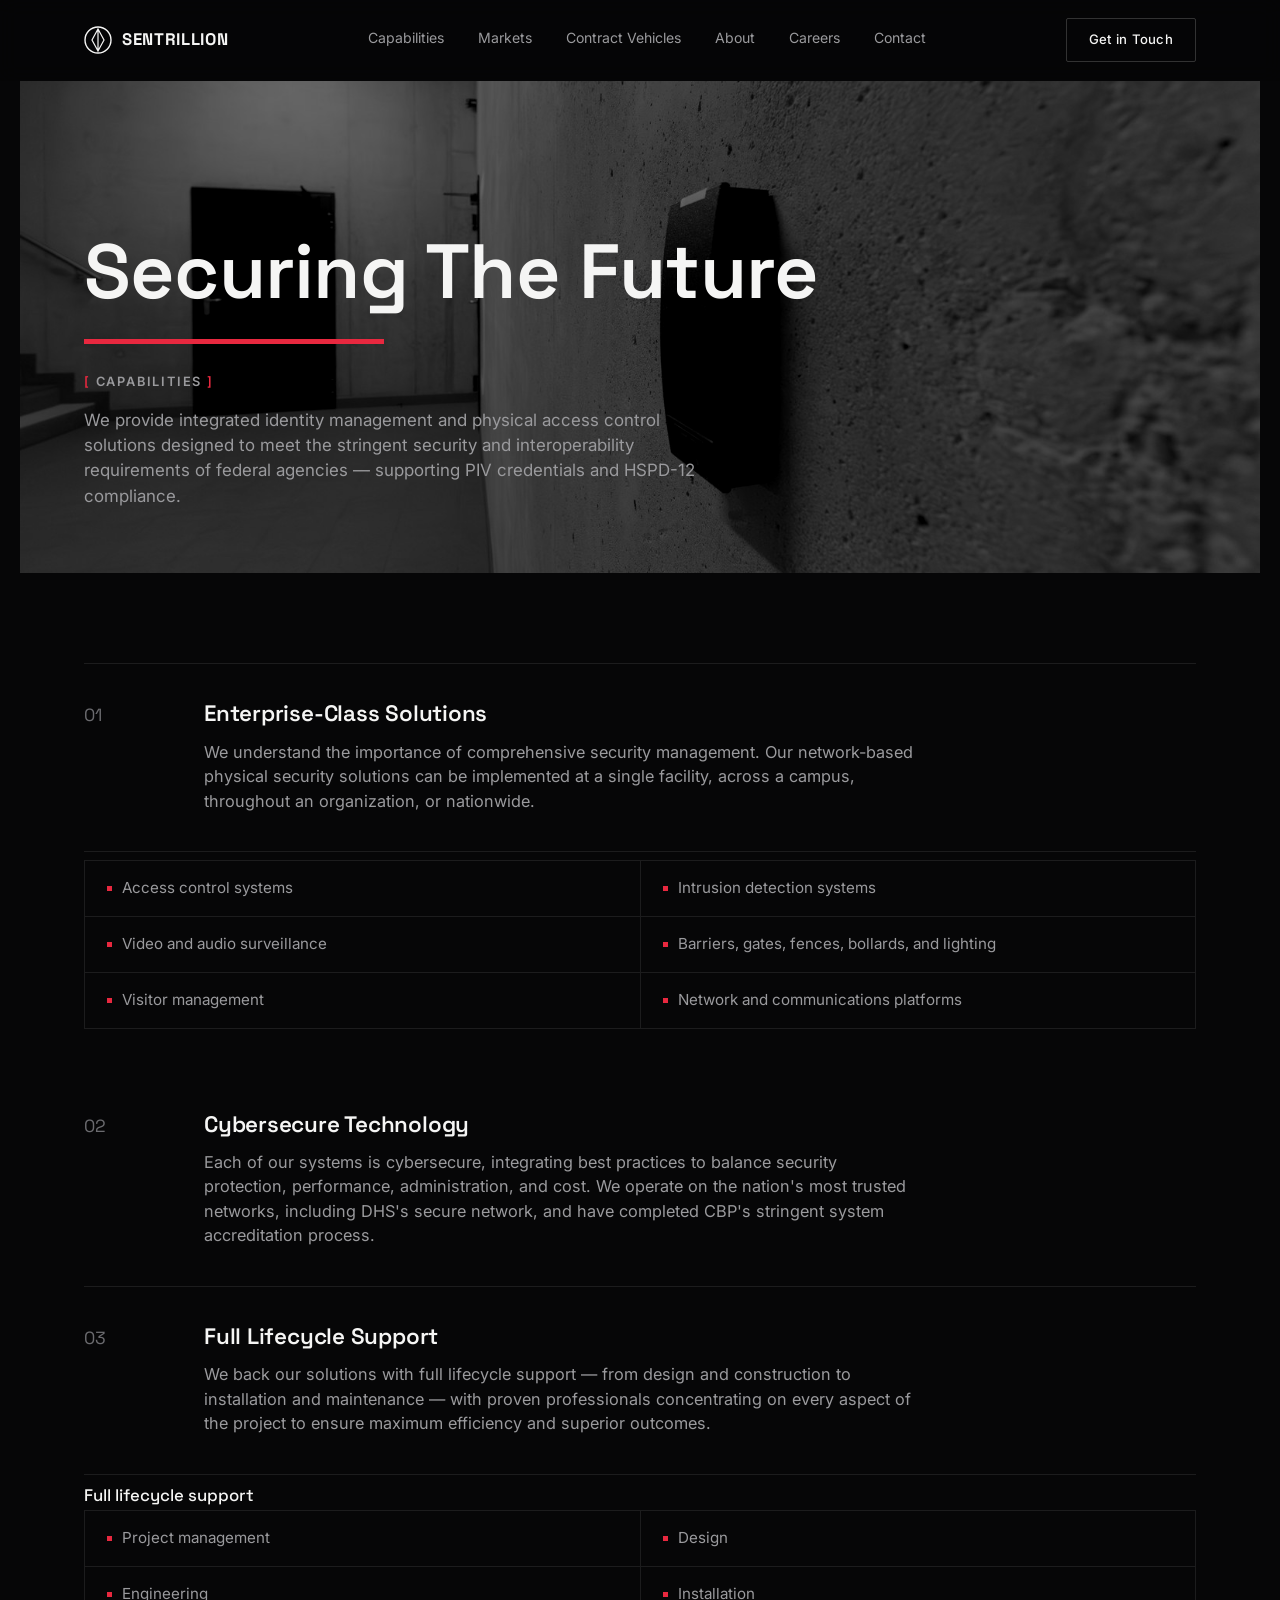
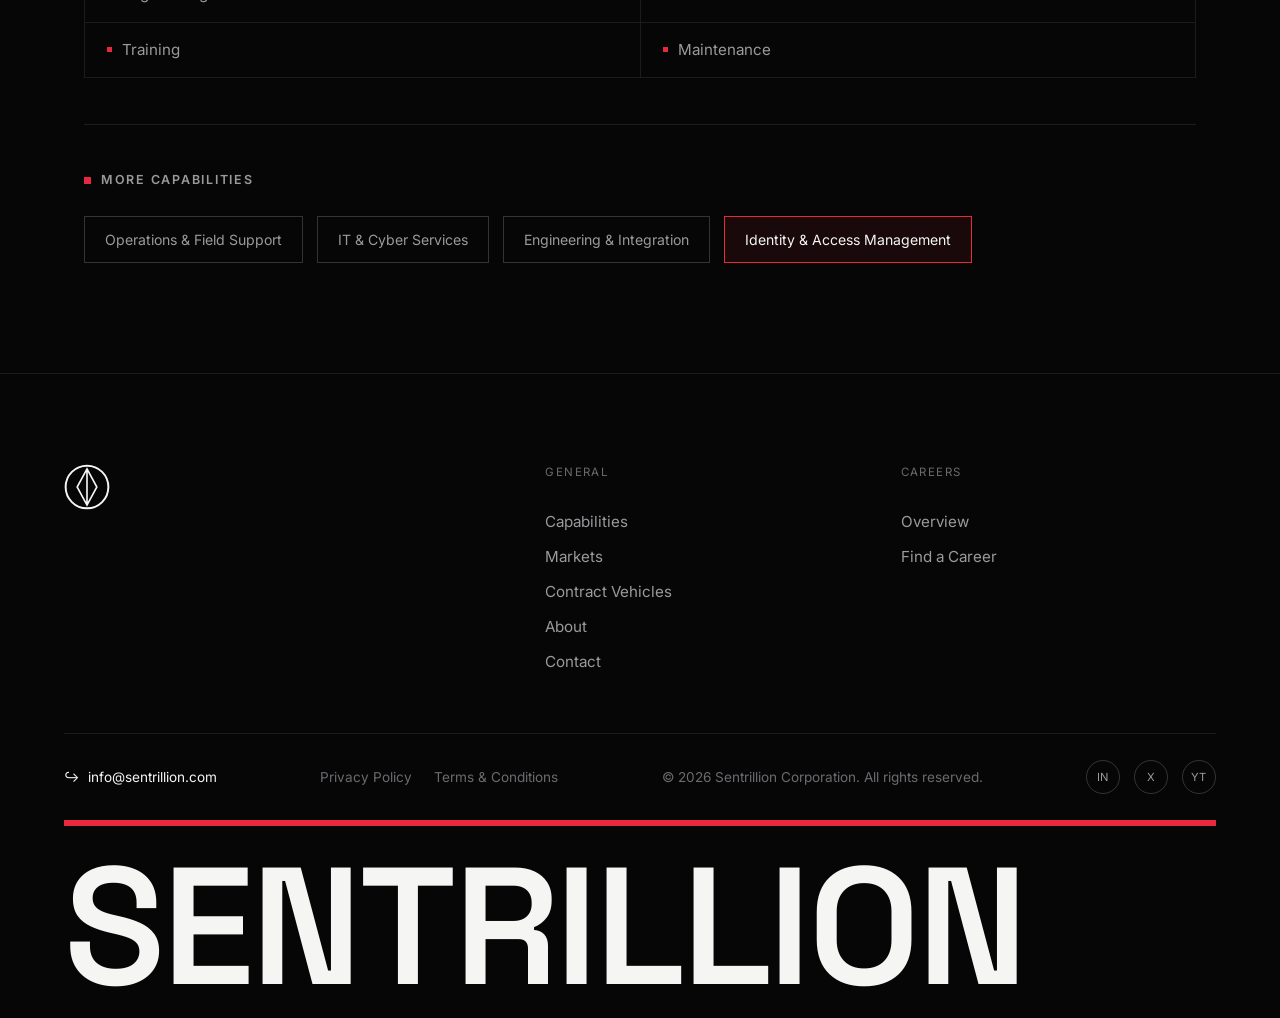
<file: capabilities/identity-access-management/index.html>
<!DOCTYPE html>
<html lang="en">
<head>
<script>document.documentElement.classList.add('js');</script>
<meta charset="UTF-8">
<meta name="viewport" content="width=device-width, initial-scale=1.0">
<title>Securing The Future | Sentrillion</title>
<meta name="description" content="Access control, intrusion detection, and biometric authentication built for CBP-accredited federal deployments.">
<link rel="preconnect" href="https://fonts.googleapis.com">
<link rel="preconnect" href="https://fonts.gstatic.com" crossorigin>
<link href="https://fonts.googleapis.com/css2?family=Inter:wght@300;400;500;600;700;800&family=Space+Grotesk:wght@500;600;700&family=JetBrains+Mono:wght@400;500&display=swap" rel="stylesheet">
<link rel="stylesheet" href="../../css/style.css">
</head>
<body>

<div class="cursor-glow" id="cursorGlow" aria-hidden="true"></div>
<div class="scroll-indicator" id="scrollIndicator"></div>

<header class="nav" id="nav">
  <div class="nav-inner">
    <a href="../../index.html" class="logo">
      <svg width="28" height="28" viewBox="0 0 28 28" fill="none" xmlns="http://www.w3.org/2000/svg">
        <circle cx="14" cy="14" r="13" stroke="currentColor" stroke-width="1.4"/>
        <path d="M14 3L14 25M14 3L20 14L14 25L8 14L14 3Z" stroke="currentColor" stroke-width="1.2"/>
      </svg>
      <span>SENTRILLION</span>
    </a>
    <nav class="nav-links" id="navLinks">
      <div class="nav-item">
        <div class="nav-item-row">
          <a href="../../index.html#capabilities">Capabilities</a>
          <button class="nav-caret" aria-label="Toggle Capabilities submenu" aria-expanded="false">&#9662;</button>
        </div>
        <div class="nav-dropdown">
          <a href="../../capabilities/operations-field-support/index.html">Operations &amp; Field Support</a>
          <a href="../../capabilities/it-cyber-services/index.html">IT &amp; Cyber Services</a>
          <a href="../../capabilities/engineering-integration/index.html">Engineering &amp; Integration</a>
          <a href="../../capabilities/identity-access-management/index.html">Identity &amp; Access Management</a>
        </div>
      </div>
      <div class="nav-item">
        <div class="nav-item-row">
          <a href="../../index.html#markets">Markets</a>
          <button class="nav-caret" aria-label="Toggle Markets submenu" aria-expanded="false">&#9662;</button>
        </div>
        <div class="nav-dropdown">
          <a href="../../markets/homeland-security-law-enforcement/index.html">Homeland Security &amp; Law Enforcement</a>
          <a href="../../markets/defense/index.html">Defense</a>
          <a href="../../markets/transportation-civilian/index.html">Transportation &amp; Commercial</a>
          <a href="../../markets/international/index.html">International</a>
        </div>
      </div>
      <div class="nav-item">
        <div class="nav-item-row">
          <a href="../../index.html#vehicles">Contract Vehicles</a>
          <button class="nav-caret" aria-label="Toggle Contract Vehicles submenu" aria-expanded="false">&#9662;</button>
        </div>
        <div class="nav-dropdown">
          <a href="../../contracts/oasis-small-business/index.html">OASIS+ Small Business</a>
          <a href="../../contracts/multiple-award-schedule/index.html">GSA Multiple Award Schedule</a>
        </div>
      </div>
      <div class="nav-item">
        <div class="nav-item-row">
          <a href="../../index.html#about">About</a>
          <button class="nav-caret" aria-label="Toggle About submenu" aria-expanded="false">&#9662;</button>
        </div>
        <div class="nav-dropdown">
          <a href="../../about/sentrillion-leadership/index.html">Sentrillion Leadership</a>
          <a href="../../about/community-outreach/index.html">Community Outreach</a>
        </div>
      </div>
      <a href="../../careers/index.html">Careers</a>
      <a href="../../index.html#contact">Contact</a>
      <span class="nav-underline" id="navUnderline" aria-hidden="true"></span>
    </nav>
    <a href="../../index.html#contact" class="btn btn-ghost nav-cta">Get in Touch</a>
    <button class="menu-toggle" id="menuToggle" aria-label="Toggle menu">
      <span></span><span></span><span></span>
    </button>
  </div>
</header>

<main id="top">

  <section class="page-hero">
    <div class="page-hero-bg" aria-hidden="true">
      <img src="../../assets/photos/access-control.jpg" alt="">
    </div>
    <div class="page-hero-inner">
      <h1 class="reveal is-visible">Securing The Future</h1>
      <div class="accent-bar"></div>
      <p class="page-hero-tag"><span class="br">[</span> CAPABILITIES <span class="br">]</span></p>
      <p class="page-hero-sub">We provide integrated identity management and physical access control solutions designed to meet the stringent security and interoperability requirements of federal agencies &mdash; supporting PIV credentials and HSPD-12 compliance.</p>
    </div>
  </section>

  <section class="page-content">
    <div class="detail-block"><span class="num">01</span><div><h3>Enterprise-Class Solutions</h3><p>We understand the importance of comprehensive security management. Our network-based physical security solutions can be implemented at a single facility, across a campus, throughout an organization, or nationwide.</p></div></div>
    <ul class="spec-list"><li>Access control systems</li><li>Intrusion detection systems</li><li>Video and audio surveillance</li><li>Barriers, gates, fences, bollards, and lighting</li><li>Visitor management</li><li>Network and communications platforms</li></ul>
    <div class="detail-block"><span class="num">02</span><div><h3>Cybersecure Technology</h3><p>Each of our systems is cybersecure, integrating best practices to balance security protection, performance, administration, and cost. We operate on the nation's most trusted networks, including DHS's secure network, and have completed CBP's stringent system accreditation process.</p></div></div><div class="detail-block"><span class="num">03</span><div><h3>Full Lifecycle Support</h3><p>We back our solutions with full lifecycle support &mdash; from design and construction to installation and maintenance &mdash; with proven professionals concentrating on every aspect of the project to ensure maximum efficiency and superior outcomes.</p></div></div>
    <p class="footnote-left" style="color:var(--white);font-family:var(--font-display);font-weight:500;font-size:1.05rem;margin:8px 0 -6px;">Full lifecycle support</p>
    <ul class="spec-list"><li>Project management</li><li>Design</li><li>Engineering</li><li>Installation</li><li>Training</li><li>Maintenance</li></ul>

    <div class="related-strip">
    <p class="tag"><span class="dot"></span>MORE CAPABILITIES</p>
    <div class="related-links">
      <a href="../../capabilities/operations-field-support/index.html">Operations & Field Support</a><a href="../../capabilities/it-cyber-services/index.html">IT & Cyber Services</a><a href="../../capabilities/engineering-integration/index.html">Engineering & Integration</a><a href="../../capabilities/identity-access-management/index.html" class="is-current">Identity & Access Management</a>
    </div>
  </div>
  </section>

</main>

<footer class="footer">
  <div class="footer-top">
    <div class="footer-brand">
      <svg width="46" height="46" viewBox="0 0 28 28" fill="none" xmlns="http://www.w3.org/2000/svg">
        <circle cx="14" cy="14" r="13" stroke="currentColor" stroke-width="1.2"/>
        <path d="M14 3L14 25M14 3L20 14L14 25L8 14L14 3Z" stroke="currentColor" stroke-width="1"/>
      </svg>
    </div>
    <div class="footer-col">
      <span class="footer-heading">General</span>
      <a href="../../index.html#capabilities">Capabilities</a>
      <a href="../../index.html#markets">Markets</a>
      <a href="../../index.html#vehicles">Contract Vehicles</a>
      <a href="../../index.html#about">About</a>
      <a href="../../index.html#contact">Contact</a>
    </div>
    <div class="footer-col">
      <span class="footer-heading">Careers</span>
      <a href="../../careers/index.html">Overview</a>
      <a href="../../careers/index.html">Find a Career</a>
    </div>
  </div>
  <div class="footer-mid">
    <a href="mailto:info@sentrillion.com" class="footer-email"><span>&#8618;</span> info@sentrillion.com</a>
    <div class="footer-legal">
      <a href="#">Privacy Policy</a>
      <a href="#">Terms &amp; Conditions</a>
    </div>
    <p class="footer-copy">&copy; <span id="year"></span> Sentrillion Corporation. All rights reserved.</p>
    <div class="social-row">
      <a href="#" aria-label="LinkedIn">IN</a>
      <a href="#" aria-label="Twitter / X">X</a>
      <a href="#" aria-label="YouTube">YT</a>
    </div>
  </div>
  <div class="accent-bar"></div>
  <h2 class="footer-wordmark">SENTRILLION</h2>
</footer>

<script src="../../js/main.js"></script>
</body>
</html>
</file>
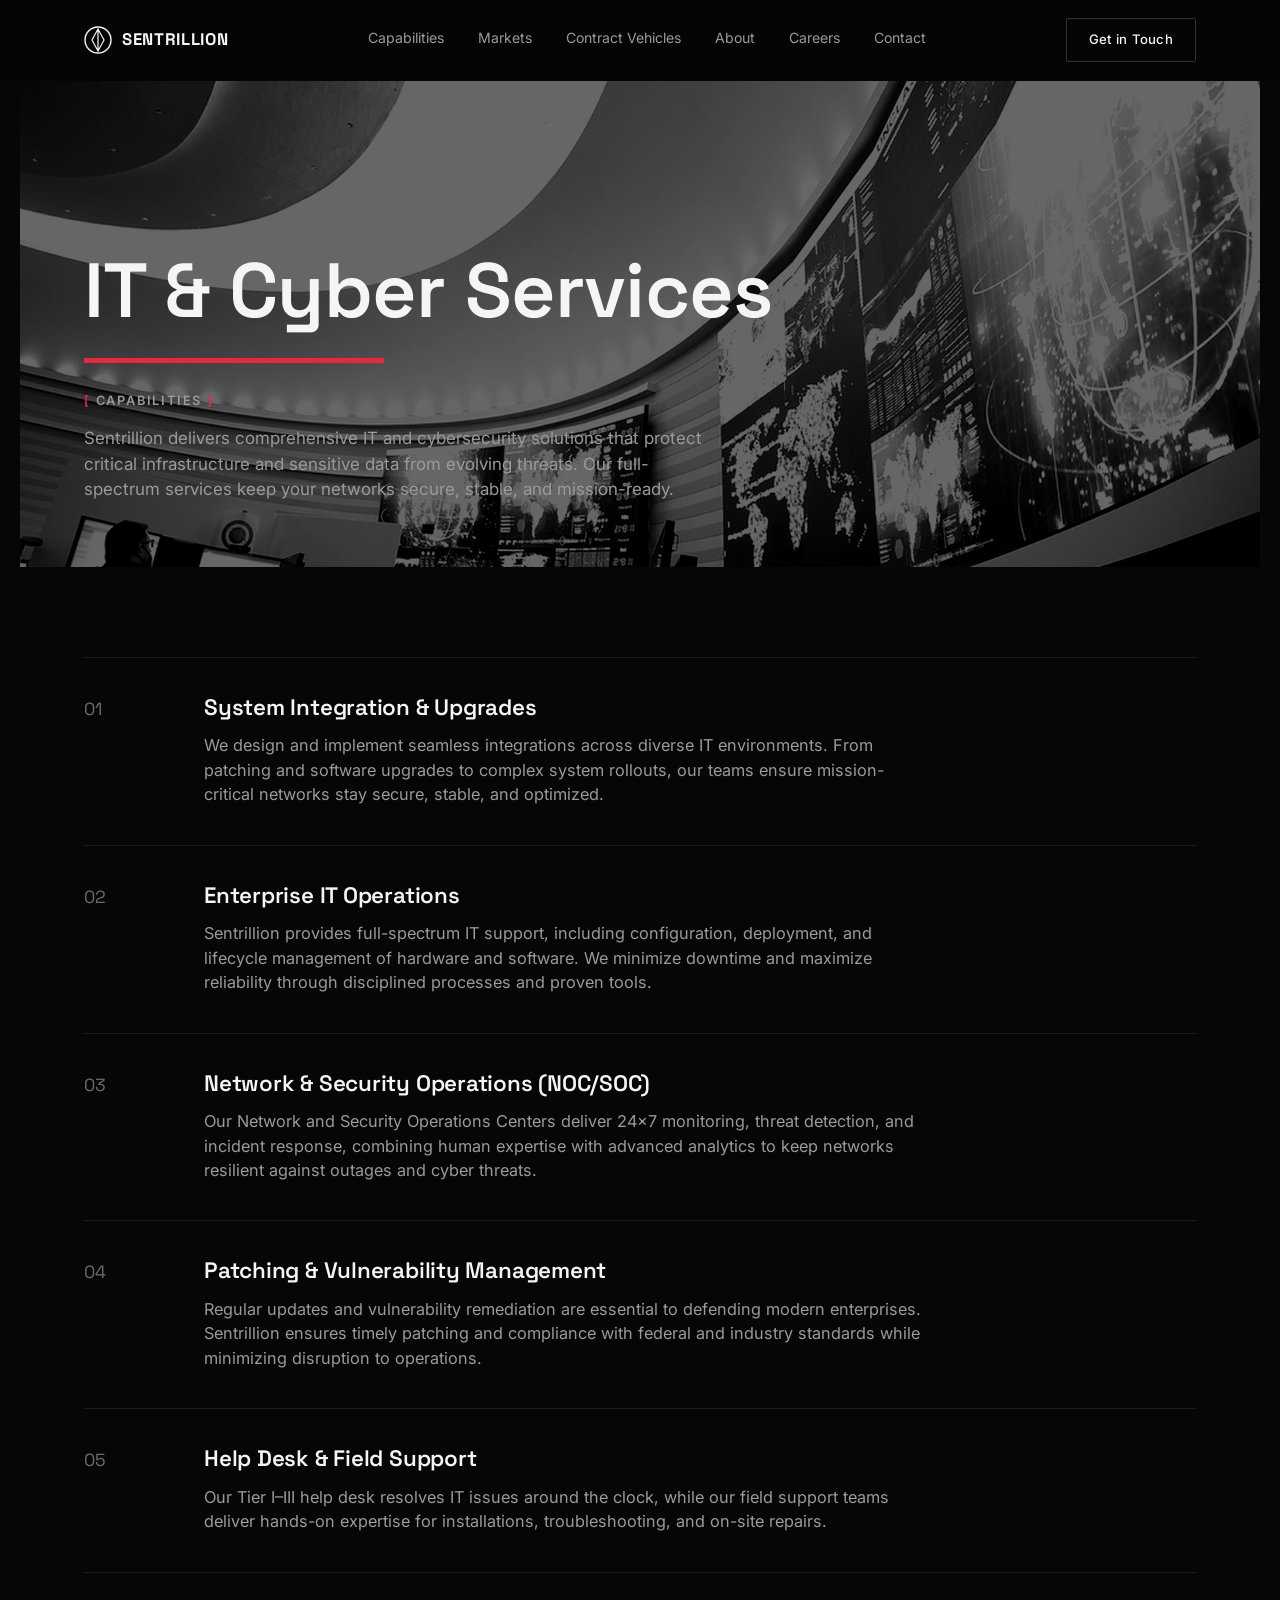
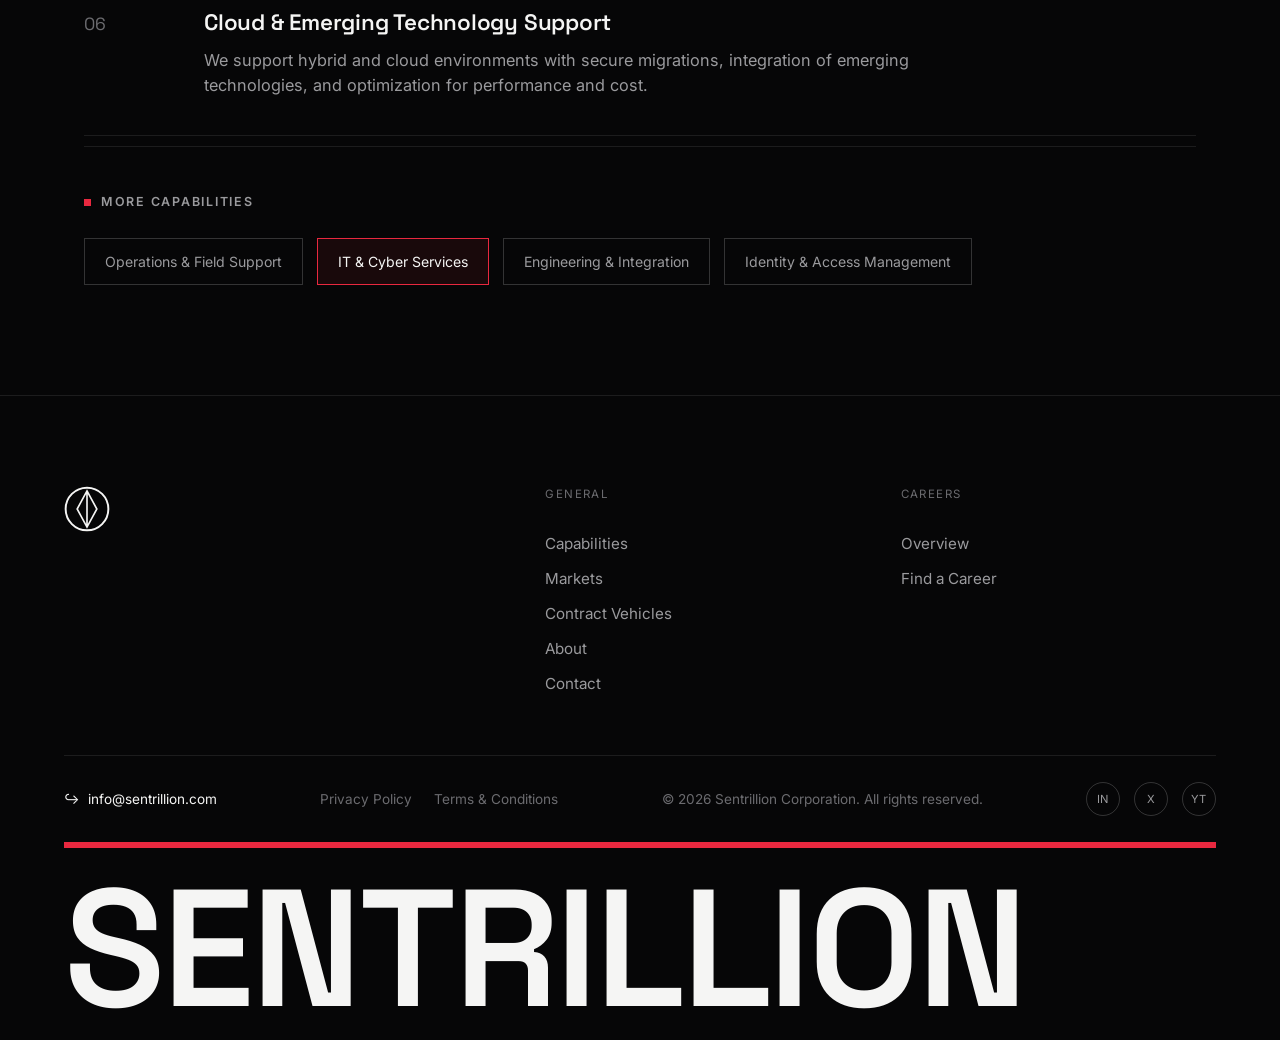
<file: capabilities/it-cyber-services/index.html>
<!DOCTYPE html>
<html lang="en">
<head>
<script>document.documentElement.classList.add('js');</script>
<meta charset="UTF-8">
<meta name="viewport" content="width=device-width, initial-scale=1.0">
<title>IT &amp; Cyber Services | Sentrillion</title>
<meta name="description" content="24x7 NOC/SOC monitoring, system integration, patching, and cloud support hardened for federal environments.">
<link rel="preconnect" href="https://fonts.googleapis.com">
<link rel="preconnect" href="https://fonts.gstatic.com" crossorigin>
<link href="https://fonts.googleapis.com/css2?family=Inter:wght@300;400;500;600;700;800&family=Space+Grotesk:wght@500;600;700&family=JetBrains+Mono:wght@400;500&display=swap" rel="stylesheet">
<link rel="stylesheet" href="../../css/style.css">
</head>
<body>

<div class="cursor-glow" id="cursorGlow" aria-hidden="true"></div>
<div class="scroll-indicator" id="scrollIndicator"></div>

<header class="nav" id="nav">
  <div class="nav-inner">
    <a href="../../index.html" class="logo">
      <svg width="28" height="28" viewBox="0 0 28 28" fill="none" xmlns="http://www.w3.org/2000/svg">
        <circle cx="14" cy="14" r="13" stroke="currentColor" stroke-width="1.4"/>
        <path d="M14 3L14 25M14 3L20 14L14 25L8 14L14 3Z" stroke="currentColor" stroke-width="1.2"/>
      </svg>
      <span>SENTRILLION</span>
    </a>
    <nav class="nav-links" id="navLinks">
      <div class="nav-item">
        <div class="nav-item-row">
          <a href="../../index.html#capabilities">Capabilities</a>
          <button class="nav-caret" aria-label="Toggle Capabilities submenu" aria-expanded="false">&#9662;</button>
        </div>
        <div class="nav-dropdown">
          <a href="../../capabilities/operations-field-support/index.html">Operations &amp; Field Support</a>
          <a href="../../capabilities/it-cyber-services/index.html">IT &amp; Cyber Services</a>
          <a href="../../capabilities/engineering-integration/index.html">Engineering &amp; Integration</a>
          <a href="../../capabilities/identity-access-management/index.html">Identity &amp; Access Management</a>
        </div>
      </div>
      <div class="nav-item">
        <div class="nav-item-row">
          <a href="../../index.html#markets">Markets</a>
          <button class="nav-caret" aria-label="Toggle Markets submenu" aria-expanded="false">&#9662;</button>
        </div>
        <div class="nav-dropdown">
          <a href="../../markets/homeland-security-law-enforcement/index.html">Homeland Security &amp; Law Enforcement</a>
          <a href="../../markets/defense/index.html">Defense</a>
          <a href="../../markets/transportation-civilian/index.html">Transportation &amp; Commercial</a>
          <a href="../../markets/international/index.html">International</a>
        </div>
      </div>
      <div class="nav-item">
        <div class="nav-item-row">
          <a href="../../index.html#vehicles">Contract Vehicles</a>
          <button class="nav-caret" aria-label="Toggle Contract Vehicles submenu" aria-expanded="false">&#9662;</button>
        </div>
        <div class="nav-dropdown">
          <a href="../../contracts/oasis-small-business/index.html">OASIS+ Small Business</a>
          <a href="../../contracts/multiple-award-schedule/index.html">GSA Multiple Award Schedule</a>
        </div>
      </div>
      <div class="nav-item">
        <div class="nav-item-row">
          <a href="../../index.html#about">About</a>
          <button class="nav-caret" aria-label="Toggle About submenu" aria-expanded="false">&#9662;</button>
        </div>
        <div class="nav-dropdown">
          <a href="../../about/sentrillion-leadership/index.html">Sentrillion Leadership</a>
          <a href="../../about/community-outreach/index.html">Community Outreach</a>
        </div>
      </div>
      <a href="../../careers/index.html">Careers</a>
      <a href="../../index.html#contact">Contact</a>
      <span class="nav-underline" id="navUnderline" aria-hidden="true"></span>
    </nav>
    <a href="../../index.html#contact" class="btn btn-ghost nav-cta">Get in Touch</a>
    <button class="menu-toggle" id="menuToggle" aria-label="Toggle menu">
      <span></span><span></span><span></span>
    </button>
  </div>
</header>

<main id="top">

  <section class="page-hero">
    <div class="page-hero-bg" aria-hidden="true">
      <img src="../../assets/photos/cyber-ops.jpg" alt="">
    </div>
    <div class="page-hero-inner">
      <h1 class="reveal is-visible">IT &amp; Cyber Services</h1>
      <div class="accent-bar"></div>
      <p class="page-hero-tag"><span class="br">[</span> CAPABILITIES <span class="br">]</span></p>
      <p class="page-hero-sub">Sentrillion delivers comprehensive IT and cybersecurity solutions that protect critical infrastructure and sensitive data from evolving threats. Our full-spectrum services keep your networks secure, stable, and mission-ready.</p>
    </div>
  </section>

  <section class="page-content">
    <div class="detail-block"><span class="num">01</span><div><h3>System Integration &amp; Upgrades</h3><p>We design and implement seamless integrations across diverse IT environments. From patching and software upgrades to complex system rollouts, our teams ensure mission-critical networks stay secure, stable, and optimized.</p></div></div><div class="detail-block"><span class="num">02</span><div><h3>Enterprise IT Operations</h3><p>Sentrillion provides full-spectrum IT support, including configuration, deployment, and lifecycle management of hardware and software. We minimize downtime and maximize reliability through disciplined processes and proven tools.</p></div></div><div class="detail-block"><span class="num">03</span><div><h3>Network &amp; Security Operations (NOC/SOC)</h3><p>Our Network and Security Operations Centers deliver 24&times;7 monitoring, threat detection, and incident response, combining human expertise with advanced analytics to keep networks resilient against outages and cyber threats.</p></div></div><div class="detail-block"><span class="num">04</span><div><h3>Patching &amp; Vulnerability Management</h3><p>Regular updates and vulnerability remediation are essential to defending modern enterprises. Sentrillion ensures timely patching and compliance with federal and industry standards while minimizing disruption to operations.</p></div></div><div class="detail-block"><span class="num">05</span><div><h3>Help Desk &amp; Field Support</h3><p>Our Tier I&ndash;III help desk resolves IT issues around the clock, while our field support teams deliver hands-on expertise for installations, troubleshooting, and on-site repairs.</p></div></div><div class="detail-block"><span class="num">06</span><div><h3>Cloud &amp; Emerging Technology Support</h3><p>We support hybrid and cloud environments with secure migrations, integration of emerging technologies, and optimization for performance and cost.</p></div></div>

    <div class="related-strip">
    <p class="tag"><span class="dot"></span>MORE CAPABILITIES</p>
    <div class="related-links">
      <a href="../../capabilities/operations-field-support/index.html">Operations & Field Support</a><a href="../../capabilities/it-cyber-services/index.html" class="is-current">IT & Cyber Services</a><a href="../../capabilities/engineering-integration/index.html">Engineering & Integration</a><a href="../../capabilities/identity-access-management/index.html">Identity & Access Management</a>
    </div>
  </div>
  </section>

</main>

<footer class="footer">
  <div class="footer-top">
    <div class="footer-brand">
      <svg width="46" height="46" viewBox="0 0 28 28" fill="none" xmlns="http://www.w3.org/2000/svg">
        <circle cx="14" cy="14" r="13" stroke="currentColor" stroke-width="1.2"/>
        <path d="M14 3L14 25M14 3L20 14L14 25L8 14L14 3Z" stroke="currentColor" stroke-width="1"/>
      </svg>
    </div>
    <div class="footer-col">
      <span class="footer-heading">General</span>
      <a href="../../index.html#capabilities">Capabilities</a>
      <a href="../../index.html#markets">Markets</a>
      <a href="../../index.html#vehicles">Contract Vehicles</a>
      <a href="../../index.html#about">About</a>
      <a href="../../index.html#contact">Contact</a>
    </div>
    <div class="footer-col">
      <span class="footer-heading">Careers</span>
      <a href="../../careers/index.html">Overview</a>
      <a href="../../careers/index.html">Find a Career</a>
    </div>
  </div>
  <div class="footer-mid">
    <a href="mailto:info@sentrillion.com" class="footer-email"><span>&#8618;</span> info@sentrillion.com</a>
    <div class="footer-legal">
      <a href="#">Privacy Policy</a>
      <a href="#">Terms &amp; Conditions</a>
    </div>
    <p class="footer-copy">&copy; <span id="year"></span> Sentrillion Corporation. All rights reserved.</p>
    <div class="social-row">
      <a href="#" aria-label="LinkedIn">IN</a>
      <a href="#" aria-label="Twitter / X">X</a>
      <a href="#" aria-label="YouTube">YT</a>
    </div>
  </div>
  <div class="accent-bar"></div>
  <h2 class="footer-wordmark">SENTRILLION</h2>
</footer>

<script src="../../js/main.js"></script>
</body>
</html>
</file>
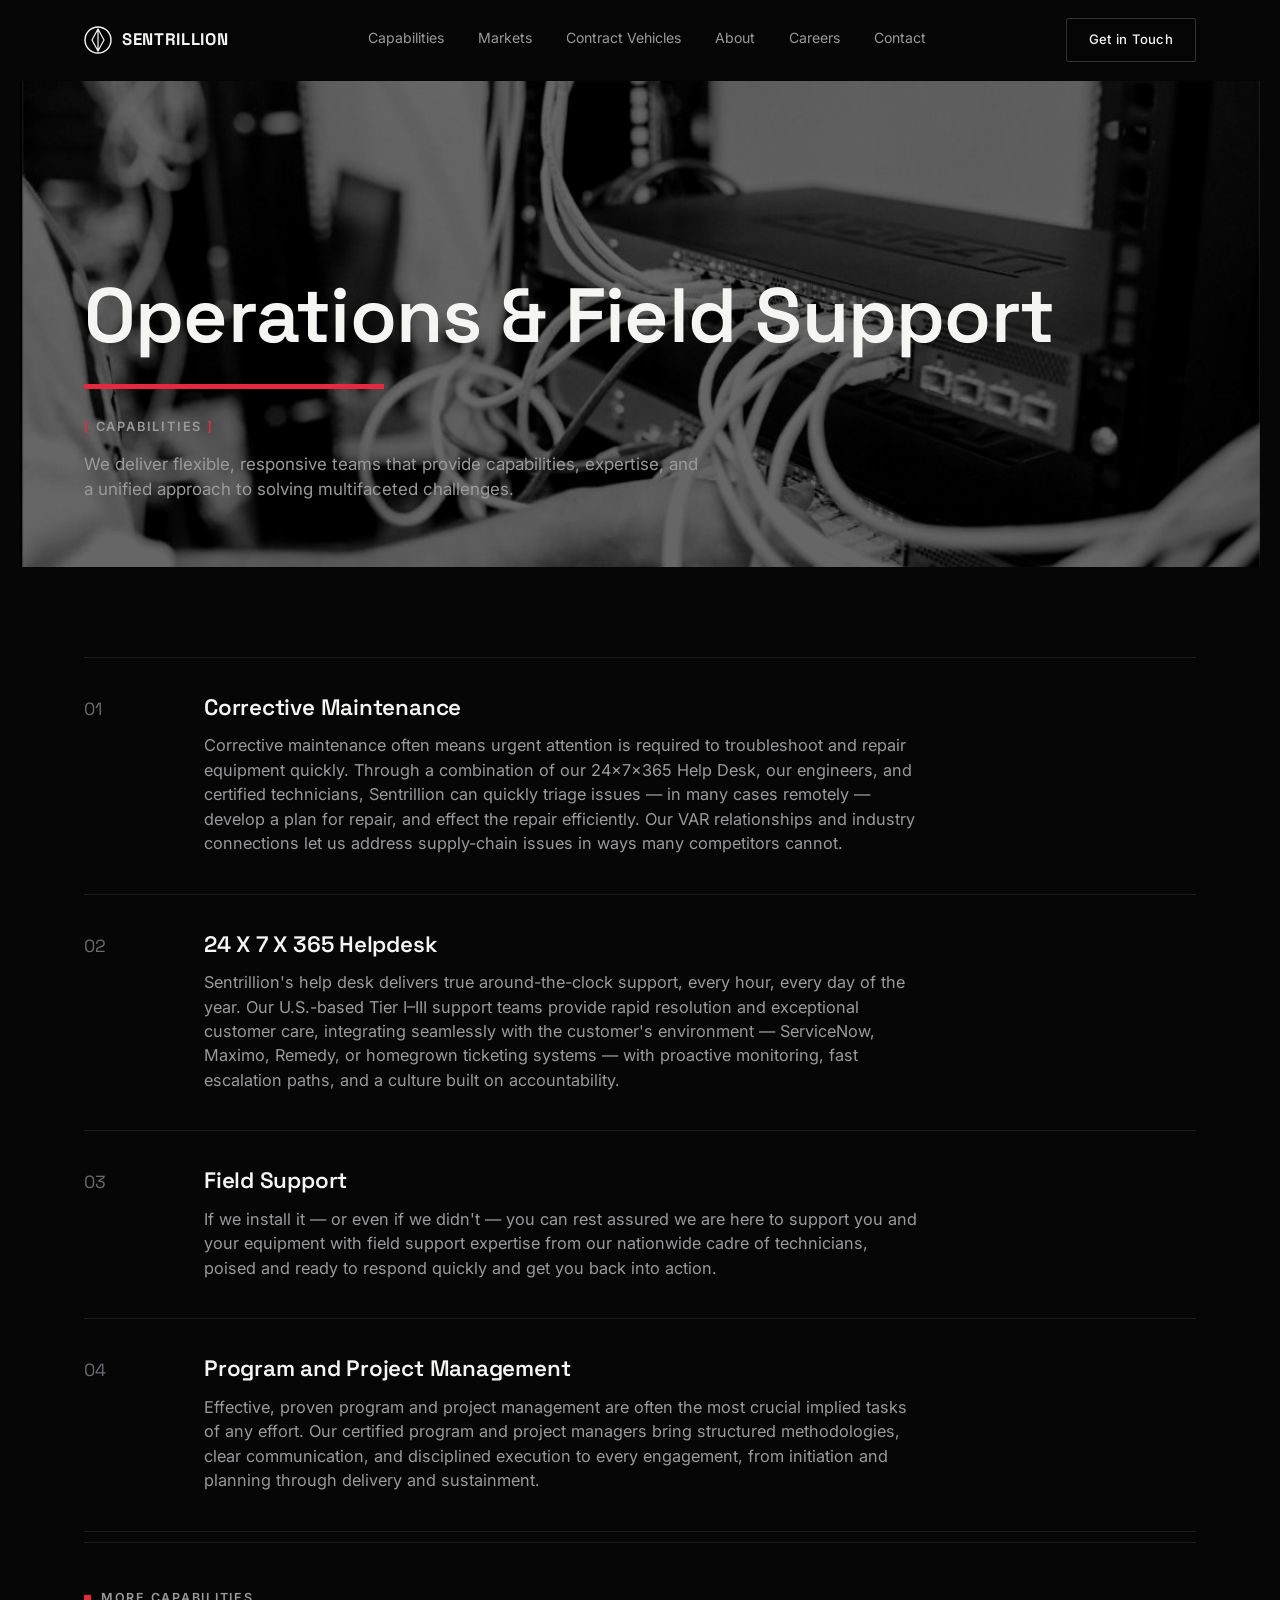
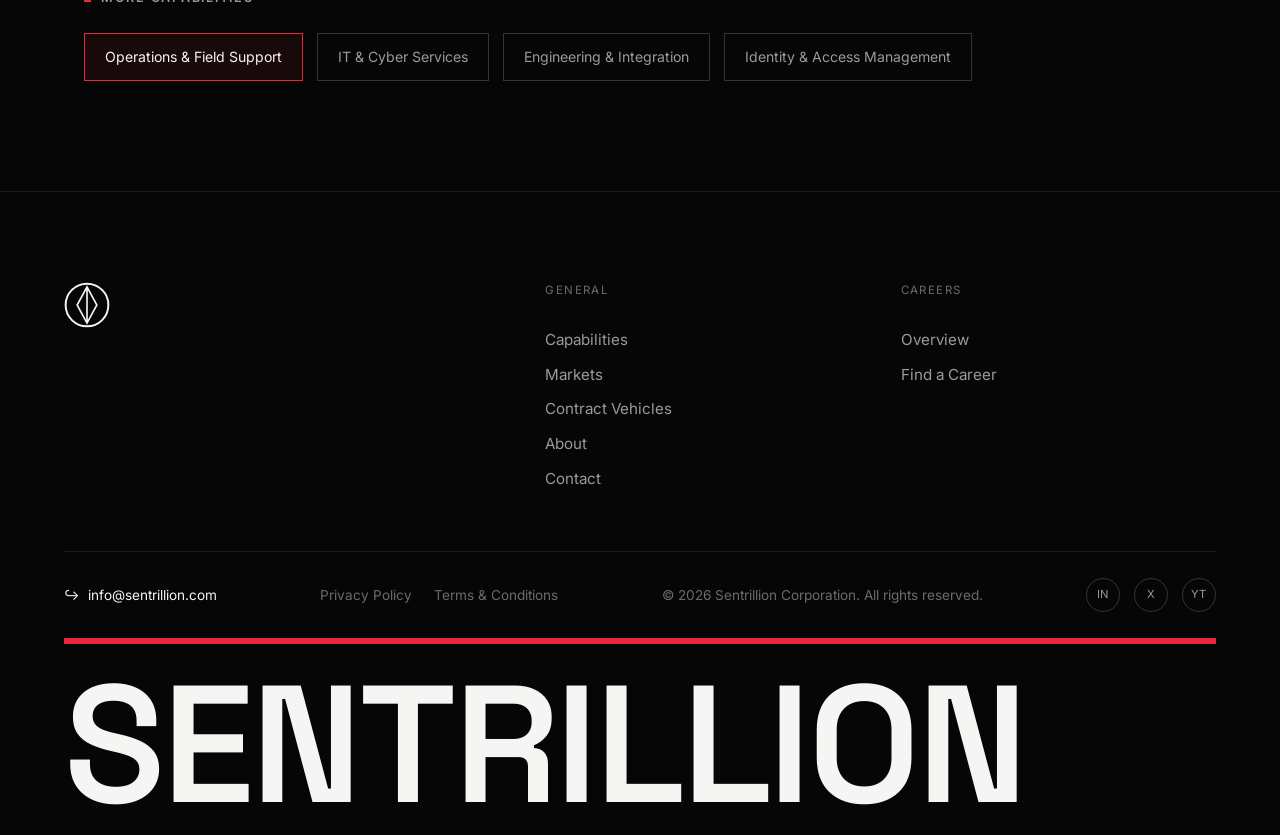
<file: capabilities/operations-field-support/index.html>
<!DOCTYPE html>
<html lang="en">
<head>
<script>document.documentElement.classList.add('js');</script>
<meta charset="UTF-8">
<meta name="viewport" content="width=device-width, initial-scale=1.0">
<title>Operations &amp; Field Support | Sentrillion</title>
<meta name="description" content="24x7x365 help desk, field support, corrective maintenance, and program management from a nationwide cadre of technicians.">
<link rel="preconnect" href="https://fonts.googleapis.com">
<link rel="preconnect" href="https://fonts.gstatic.com" crossorigin>
<link href="https://fonts.googleapis.com/css2?family=Inter:wght@300;400;500;600;700;800&family=Space+Grotesk:wght@500;600;700&family=JetBrains+Mono:wght@400;500&display=swap" rel="stylesheet">
<link rel="stylesheet" href="../../css/style.css">
</head>
<body>

<div class="cursor-glow" id="cursorGlow" aria-hidden="true"></div>
<div class="scroll-indicator" id="scrollIndicator"></div>

<header class="nav" id="nav">
  <div class="nav-inner">
    <a href="../../index.html" class="logo">
      <svg width="28" height="28" viewBox="0 0 28 28" fill="none" xmlns="http://www.w3.org/2000/svg">
        <circle cx="14" cy="14" r="13" stroke="currentColor" stroke-width="1.4"/>
        <path d="M14 3L14 25M14 3L20 14L14 25L8 14L14 3Z" stroke="currentColor" stroke-width="1.2"/>
      </svg>
      <span>SENTRILLION</span>
    </a>
    <nav class="nav-links" id="navLinks">
      <div class="nav-item">
        <div class="nav-item-row">
          <a href="../../index.html#capabilities">Capabilities</a>
          <button class="nav-caret" aria-label="Toggle Capabilities submenu" aria-expanded="false">&#9662;</button>
        </div>
        <div class="nav-dropdown">
          <a href="../../capabilities/operations-field-support/index.html">Operations &amp; Field Support</a>
          <a href="../../capabilities/it-cyber-services/index.html">IT &amp; Cyber Services</a>
          <a href="../../capabilities/engineering-integration/index.html">Engineering &amp; Integration</a>
          <a href="../../capabilities/identity-access-management/index.html">Identity &amp; Access Management</a>
        </div>
      </div>
      <div class="nav-item">
        <div class="nav-item-row">
          <a href="../../index.html#markets">Markets</a>
          <button class="nav-caret" aria-label="Toggle Markets submenu" aria-expanded="false">&#9662;</button>
        </div>
        <div class="nav-dropdown">
          <a href="../../markets/homeland-security-law-enforcement/index.html">Homeland Security &amp; Law Enforcement</a>
          <a href="../../markets/defense/index.html">Defense</a>
          <a href="../../markets/transportation-civilian/index.html">Transportation &amp; Commercial</a>
          <a href="../../markets/international/index.html">International</a>
        </div>
      </div>
      <div class="nav-item">
        <div class="nav-item-row">
          <a href="../../index.html#vehicles">Contract Vehicles</a>
          <button class="nav-caret" aria-label="Toggle Contract Vehicles submenu" aria-expanded="false">&#9662;</button>
        </div>
        <div class="nav-dropdown">
          <a href="../../contracts/oasis-small-business/index.html">OASIS+ Small Business</a>
          <a href="../../contracts/multiple-award-schedule/index.html">GSA Multiple Award Schedule</a>
        </div>
      </div>
      <div class="nav-item">
        <div class="nav-item-row">
          <a href="../../index.html#about">About</a>
          <button class="nav-caret" aria-label="Toggle About submenu" aria-expanded="false">&#9662;</button>
        </div>
        <div class="nav-dropdown">
          <a href="../../about/sentrillion-leadership/index.html">Sentrillion Leadership</a>
          <a href="../../about/community-outreach/index.html">Community Outreach</a>
        </div>
      </div>
      <a href="../../careers/index.html">Careers</a>
      <a href="../../index.html#contact">Contact</a>
      <span class="nav-underline" id="navUnderline" aria-hidden="true"></span>
    </nav>
    <a href="../../index.html#contact" class="btn btn-ghost nav-cta">Get in Touch</a>
    <button class="menu-toggle" id="menuToggle" aria-label="Toggle menu">
      <span></span><span></span><span></span>
    </button>
  </div>
</header>

<main id="top">

  <section class="page-hero">
    <div class="page-hero-bg" aria-hidden="true">
      <img src="../../assets/photos/technician.jpg" alt="">
    </div>
    <div class="page-hero-inner">
      <h1 class="reveal is-visible">Operations &amp; Field Support</h1>
      <div class="accent-bar"></div>
      <p class="page-hero-tag"><span class="br">[</span> CAPABILITIES <span class="br">]</span></p>
      <p class="page-hero-sub">We deliver flexible, responsive teams that provide capabilities, expertise, and a unified approach to solving multifaceted challenges.</p>
    </div>
  </section>

  <section class="page-content">
    <div class="detail-block"><span class="num">01</span><div><h3>Corrective Maintenance</h3><p>Corrective maintenance often means urgent attention is required to troubleshoot and repair equipment quickly. Through a combination of our 24x7x365 Help Desk, our engineers, and certified technicians, Sentrillion can quickly triage issues &mdash; in many cases remotely &mdash; develop a plan for repair, and effect the repair efficiently. Our VAR relationships and industry connections let us address supply-chain issues in ways many competitors cannot.</p></div></div><div class="detail-block"><span class="num">02</span><div><h3>24 X 7 X 365 Helpdesk</h3><p>Sentrillion's help desk delivers true around-the-clock support, every hour, every day of the year. Our U.S.-based Tier I&ndash;III support teams provide rapid resolution and exceptional customer care, integrating seamlessly with the customer's environment &mdash; ServiceNow, Maximo, Remedy, or homegrown ticketing systems &mdash; with proactive monitoring, fast escalation paths, and a culture built on accountability.</p></div></div><div class="detail-block"><span class="num">03</span><div><h3>Field Support</h3><p>If we install it &mdash; or even if we didn't &mdash; you can rest assured we are here to support you and your equipment with field support expertise from our nationwide cadre of technicians, poised and ready to respond quickly and get you back into action.</p></div></div><div class="detail-block"><span class="num">04</span><div><h3>Program and Project Management</h3><p>Effective, proven program and project management are often the most crucial implied tasks of any effort. Our certified program and project managers bring structured methodologies, clear communication, and disciplined execution to every engagement, from initiation and planning through delivery and sustainment.</p></div></div>

    <div class="related-strip">
    <p class="tag"><span class="dot"></span>MORE CAPABILITIES</p>
    <div class="related-links">
      <a href="../../capabilities/operations-field-support/index.html" class="is-current">Operations & Field Support</a><a href="../../capabilities/it-cyber-services/index.html">IT & Cyber Services</a><a href="../../capabilities/engineering-integration/index.html">Engineering & Integration</a><a href="../../capabilities/identity-access-management/index.html">Identity & Access Management</a>
    </div>
  </div>
  </section>

</main>

<footer class="footer">
  <div class="footer-top">
    <div class="footer-brand">
      <svg width="46" height="46" viewBox="0 0 28 28" fill="none" xmlns="http://www.w3.org/2000/svg">
        <circle cx="14" cy="14" r="13" stroke="currentColor" stroke-width="1.2"/>
        <path d="M14 3L14 25M14 3L20 14L14 25L8 14L14 3Z" stroke="currentColor" stroke-width="1"/>
      </svg>
    </div>
    <div class="footer-col">
      <span class="footer-heading">General</span>
      <a href="../../index.html#capabilities">Capabilities</a>
      <a href="../../index.html#markets">Markets</a>
      <a href="../../index.html#vehicles">Contract Vehicles</a>
      <a href="../../index.html#about">About</a>
      <a href="../../index.html#contact">Contact</a>
    </div>
    <div class="footer-col">
      <span class="footer-heading">Careers</span>
      <a href="../../careers/index.html">Overview</a>
      <a href="../../careers/index.html">Find a Career</a>
    </div>
  </div>
  <div class="footer-mid">
    <a href="mailto:info@sentrillion.com" class="footer-email"><span>&#8618;</span> info@sentrillion.com</a>
    <div class="footer-legal">
      <a href="#">Privacy Policy</a>
      <a href="#">Terms &amp; Conditions</a>
    </div>
    <p class="footer-copy">&copy; <span id="year"></span> Sentrillion Corporation. All rights reserved.</p>
    <div class="social-row">
      <a href="#" aria-label="LinkedIn">IN</a>
      <a href="#" aria-label="Twitter / X">X</a>
      <a href="#" aria-label="YouTube">YT</a>
    </div>
  </div>
  <div class="accent-bar"></div>
  <h2 class="footer-wordmark">SENTRILLION</h2>
</footer>

<script src="../../js/main.js"></script>
</body>
</html>
</file>
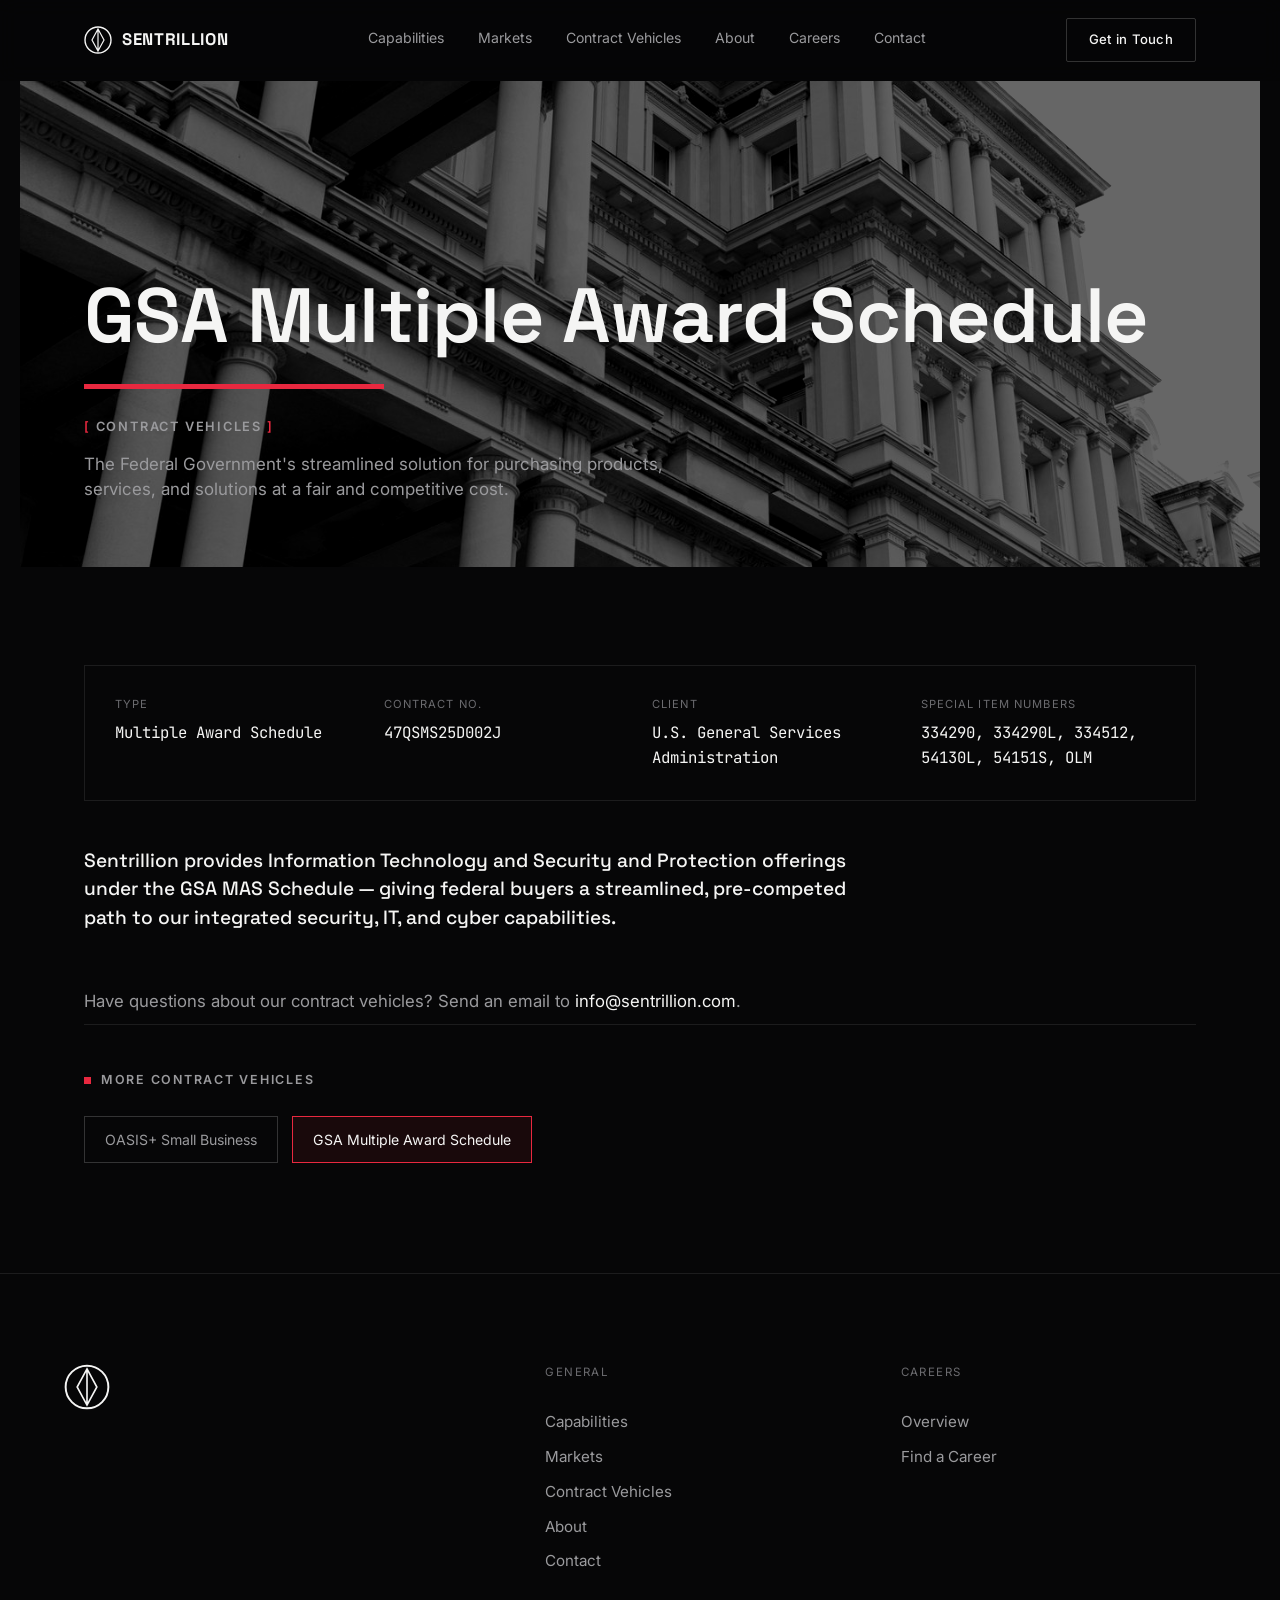
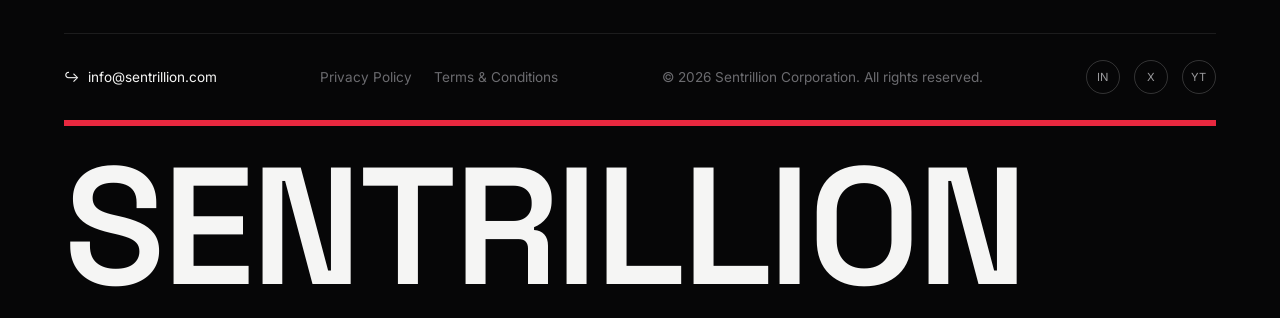
<file: contracts/multiple-award-schedule/index.html>
<!DOCTYPE html>
<html lang="en">
<head>
<script>document.documentElement.classList.add('js');</script>
<meta charset="UTF-8">
<meta name="viewport" content="width=device-width, initial-scale=1.0">
<title>GSA Multiple Award Schedule | Sentrillion</title>
<meta name="description" content="Sentrillion's GSA Multiple Award Schedule contract details and IT/Security offerings.">
<link rel="preconnect" href="https://fonts.googleapis.com">
<link rel="preconnect" href="https://fonts.gstatic.com" crossorigin>
<link href="https://fonts.googleapis.com/css2?family=Inter:wght@300;400;500;600;700;800&family=Space+Grotesk:wght@500;600;700&family=JetBrains+Mono:wght@400;500&display=swap" rel="stylesheet">
<link rel="stylesheet" href="../../css/style.css">
</head>
<body>

<div class="cursor-glow" id="cursorGlow" aria-hidden="true"></div>
<div class="scroll-indicator" id="scrollIndicator"></div>

<header class="nav" id="nav">
  <div class="nav-inner">
    <a href="../../index.html" class="logo">
      <svg width="28" height="28" viewBox="0 0 28 28" fill="none" xmlns="http://www.w3.org/2000/svg">
        <circle cx="14" cy="14" r="13" stroke="currentColor" stroke-width="1.4"/>
        <path d="M14 3L14 25M14 3L20 14L14 25L8 14L14 3Z" stroke="currentColor" stroke-width="1.2"/>
      </svg>
      <span>SENTRILLION</span>
    </a>
    <nav class="nav-links" id="navLinks">
      <div class="nav-item">
        <div class="nav-item-row">
          <a href="../../index.html#capabilities">Capabilities</a>
          <button class="nav-caret" aria-label="Toggle Capabilities submenu" aria-expanded="false">&#9662;</button>
        </div>
        <div class="nav-dropdown">
          <a href="../../capabilities/operations-field-support/index.html">Operations &amp; Field Support</a>
          <a href="../../capabilities/it-cyber-services/index.html">IT &amp; Cyber Services</a>
          <a href="../../capabilities/engineering-integration/index.html">Engineering &amp; Integration</a>
          <a href="../../capabilities/identity-access-management/index.html">Identity &amp; Access Management</a>
        </div>
      </div>
      <div class="nav-item">
        <div class="nav-item-row">
          <a href="../../index.html#markets">Markets</a>
          <button class="nav-caret" aria-label="Toggle Markets submenu" aria-expanded="false">&#9662;</button>
        </div>
        <div class="nav-dropdown">
          <a href="../../markets/homeland-security-law-enforcement/index.html">Homeland Security &amp; Law Enforcement</a>
          <a href="../../markets/defense/index.html">Defense</a>
          <a href="../../markets/transportation-civilian/index.html">Transportation &amp; Commercial</a>
          <a href="../../markets/international/index.html">International</a>
        </div>
      </div>
      <div class="nav-item">
        <div class="nav-item-row">
          <a href="../../index.html#vehicles">Contract Vehicles</a>
          <button class="nav-caret" aria-label="Toggle Contract Vehicles submenu" aria-expanded="false">&#9662;</button>
        </div>
        <div class="nav-dropdown">
          <a href="../../contracts/oasis-small-business/index.html">OASIS+ Small Business</a>
          <a href="../../contracts/multiple-award-schedule/index.html">GSA Multiple Award Schedule</a>
        </div>
      </div>
      <div class="nav-item">
        <div class="nav-item-row">
          <a href="../../index.html#about">About</a>
          <button class="nav-caret" aria-label="Toggle About submenu" aria-expanded="false">&#9662;</button>
        </div>
        <div class="nav-dropdown">
          <a href="../../about/sentrillion-leadership/index.html">Sentrillion Leadership</a>
          <a href="../../about/community-outreach/index.html">Community Outreach</a>
        </div>
      </div>
      <a href="../../careers/index.html">Careers</a>
      <a href="../../index.html#contact">Contact</a>
      <span class="nav-underline" id="navUnderline" aria-hidden="true"></span>
    </nav>
    <a href="../../index.html#contact" class="btn btn-ghost nav-cta">Get in Touch</a>
    <button class="menu-toggle" id="menuToggle" aria-label="Toggle menu">
      <span></span><span></span><span></span>
    </button>
  </div>
</header>

<main id="top">

  <section class="page-hero">
    <div class="page-hero-bg" aria-hidden="true">
      <img src="../../assets/photos/mas-building.jpg" alt="">
    </div>
    <div class="page-hero-inner">
      <h1 class="reveal is-visible">GSA Multiple Award Schedule</h1>
      <div class="accent-bar"></div>
      <p class="page-hero-tag"><span class="br">[</span> CONTRACT VEHICLES <span class="br">]</span></p>
      <p class="page-hero-sub">The Federal Government's streamlined solution for purchasing products, services, and solutions at a fair and competitive cost.</p>
    </div>
  </section>

  <section class="page-content">
    <div class="spec-meta"><div><span>Type</span><span>Multiple Award Schedule</span></div><div><span>Contract No.</span><span>47QSMS25D002J</span></div><div><span>Client</span><span>U.S. General Services Administration</span></div><div><span>Special Item Numbers</span><span>334290, 334290L, 334512, 54130L, 54151S, OLM</span></div></div>
    <p class="detail-intro">Sentrillion provides Information Technology and Security and Protection offerings under the GSA MAS Schedule &mdash; giving federal buyers a streamlined, pre-competed path to our integrated security, IT, and cyber capabilities.</p>
    <p class="capabilities-footnote footnote-left" style="max-width:680px;margin-top:56px;">Have questions about our contract vehicles? Send an email to <a href="mailto:info@sentrillion.com" style="color:var(--white)">info@sentrillion.com</a>.</p>

    <div class="related-strip">
    <p class="tag"><span class="dot"></span>MORE CONTRACT VEHICLES</p>
    <div class="related-links">
      <a href="../../contracts/oasis-small-business/index.html">OASIS+ Small Business</a><a href="../../contracts/multiple-award-schedule/index.html" class="is-current">GSA Multiple Award Schedule</a>
    </div>
  </div>
  </section>

</main>

<footer class="footer">
  <div class="footer-top">
    <div class="footer-brand">
      <svg width="46" height="46" viewBox="0 0 28 28" fill="none" xmlns="http://www.w3.org/2000/svg">
        <circle cx="14" cy="14" r="13" stroke="currentColor" stroke-width="1.2"/>
        <path d="M14 3L14 25M14 3L20 14L14 25L8 14L14 3Z" stroke="currentColor" stroke-width="1"/>
      </svg>
    </div>
    <div class="footer-col">
      <span class="footer-heading">General</span>
      <a href="../../index.html#capabilities">Capabilities</a>
      <a href="../../index.html#markets">Markets</a>
      <a href="../../index.html#vehicles">Contract Vehicles</a>
      <a href="../../index.html#about">About</a>
      <a href="../../index.html#contact">Contact</a>
    </div>
    <div class="footer-col">
      <span class="footer-heading">Careers</span>
      <a href="../../careers/index.html">Overview</a>
      <a href="../../careers/index.html">Find a Career</a>
    </div>
  </div>
  <div class="footer-mid">
    <a href="mailto:info@sentrillion.com" class="footer-email"><span>&#8618;</span> info@sentrillion.com</a>
    <div class="footer-legal">
      <a href="#">Privacy Policy</a>
      <a href="#">Terms &amp; Conditions</a>
    </div>
    <p class="footer-copy">&copy; <span id="year"></span> Sentrillion Corporation. All rights reserved.</p>
    <div class="social-row">
      <a href="#" aria-label="LinkedIn">IN</a>
      <a href="#" aria-label="Twitter / X">X</a>
      <a href="#" aria-label="YouTube">YT</a>
    </div>
  </div>
  <div class="accent-bar"></div>
  <h2 class="footer-wordmark">SENTRILLION</h2>
</footer>

<script src="../../js/main.js"></script>
</body>
</html>
</file>
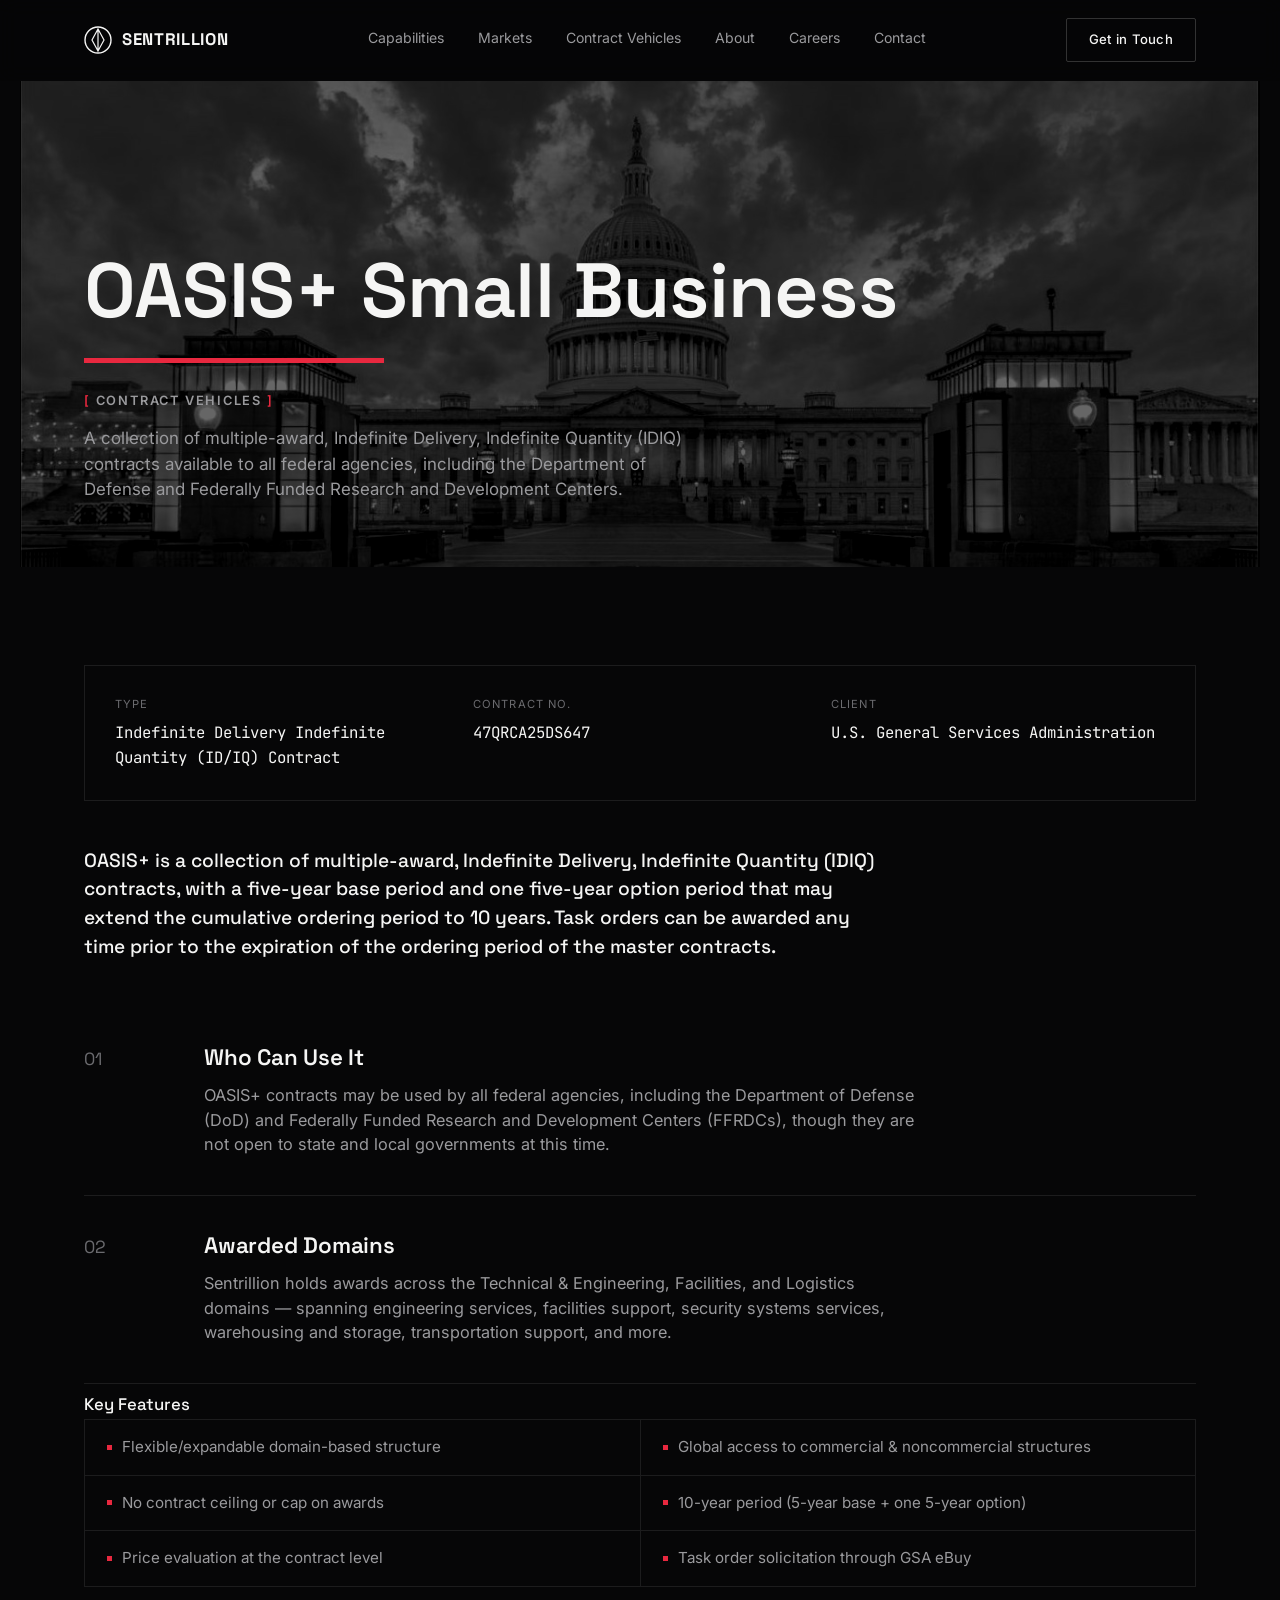
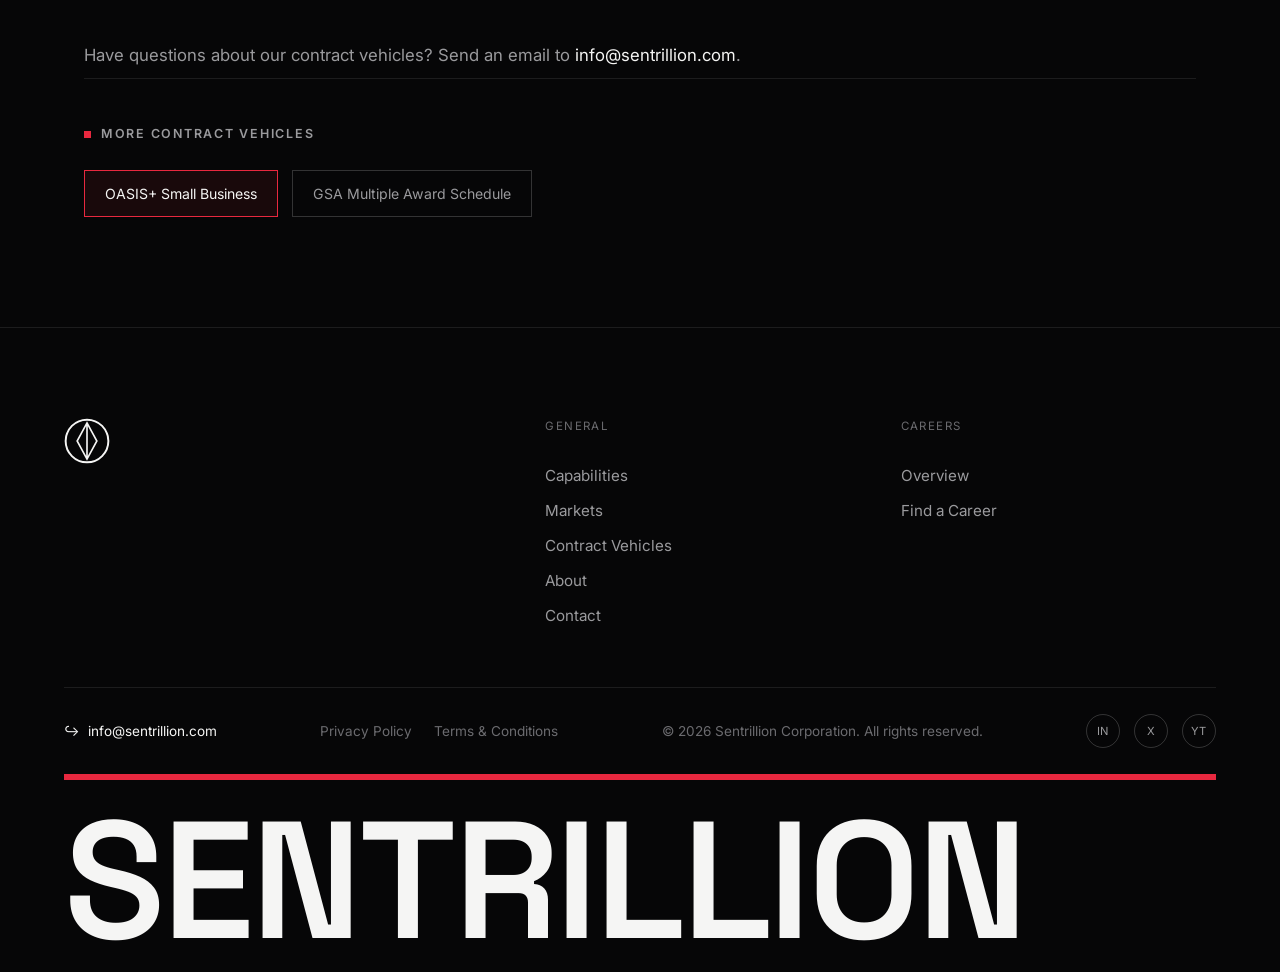
<file: contracts/oasis-small-business/index.html>
<!DOCTYPE html>
<html lang="en">
<head>
<script>document.documentElement.classList.add('js');</script>
<meta charset="UTF-8">
<meta name="viewport" content="width=device-width, initial-scale=1.0">
<title>OASIS+ Small Business | Sentrillion</title>
<meta name="description" content="Sentrillion's OASIS+ Small Business IDIQ contract details, awarded domains, and key features.">
<link rel="preconnect" href="https://fonts.googleapis.com">
<link rel="preconnect" href="https://fonts.gstatic.com" crossorigin>
<link href="https://fonts.googleapis.com/css2?family=Inter:wght@300;400;500;600;700;800&family=Space+Grotesk:wght@500;600;700&family=JetBrains+Mono:wght@400;500&display=swap" rel="stylesheet">
<link rel="stylesheet" href="../../css/style.css">
</head>
<body>

<div class="cursor-glow" id="cursorGlow" aria-hidden="true"></div>
<div class="scroll-indicator" id="scrollIndicator"></div>

<header class="nav" id="nav">
  <div class="nav-inner">
    <a href="../../index.html" class="logo">
      <svg width="28" height="28" viewBox="0 0 28 28" fill="none" xmlns="http://www.w3.org/2000/svg">
        <circle cx="14" cy="14" r="13" stroke="currentColor" stroke-width="1.4"/>
        <path d="M14 3L14 25M14 3L20 14L14 25L8 14L14 3Z" stroke="currentColor" stroke-width="1.2"/>
      </svg>
      <span>SENTRILLION</span>
    </a>
    <nav class="nav-links" id="navLinks">
      <div class="nav-item">
        <div class="nav-item-row">
          <a href="../../index.html#capabilities">Capabilities</a>
          <button class="nav-caret" aria-label="Toggle Capabilities submenu" aria-expanded="false">&#9662;</button>
        </div>
        <div class="nav-dropdown">
          <a href="../../capabilities/operations-field-support/index.html">Operations &amp; Field Support</a>
          <a href="../../capabilities/it-cyber-services/index.html">IT &amp; Cyber Services</a>
          <a href="../../capabilities/engineering-integration/index.html">Engineering &amp; Integration</a>
          <a href="../../capabilities/identity-access-management/index.html">Identity &amp; Access Management</a>
        </div>
      </div>
      <div class="nav-item">
        <div class="nav-item-row">
          <a href="../../index.html#markets">Markets</a>
          <button class="nav-caret" aria-label="Toggle Markets submenu" aria-expanded="false">&#9662;</button>
        </div>
        <div class="nav-dropdown">
          <a href="../../markets/homeland-security-law-enforcement/index.html">Homeland Security &amp; Law Enforcement</a>
          <a href="../../markets/defense/index.html">Defense</a>
          <a href="../../markets/transportation-civilian/index.html">Transportation &amp; Commercial</a>
          <a href="../../markets/international/index.html">International</a>
        </div>
      </div>
      <div class="nav-item">
        <div class="nav-item-row">
          <a href="../../index.html#vehicles">Contract Vehicles</a>
          <button class="nav-caret" aria-label="Toggle Contract Vehicles submenu" aria-expanded="false">&#9662;</button>
        </div>
        <div class="nav-dropdown">
          <a href="../../contracts/oasis-small-business/index.html">OASIS+ Small Business</a>
          <a href="../../contracts/multiple-award-schedule/index.html">GSA Multiple Award Schedule</a>
        </div>
      </div>
      <div class="nav-item">
        <div class="nav-item-row">
          <a href="../../index.html#about">About</a>
          <button class="nav-caret" aria-label="Toggle About submenu" aria-expanded="false">&#9662;</button>
        </div>
        <div class="nav-dropdown">
          <a href="../../about/sentrillion-leadership/index.html">Sentrillion Leadership</a>
          <a href="../../about/community-outreach/index.html">Community Outreach</a>
        </div>
      </div>
      <a href="../../careers/index.html">Careers</a>
      <a href="../../index.html#contact">Contact</a>
      <span class="nav-underline" id="navUnderline" aria-hidden="true"></span>
    </nav>
    <a href="../../index.html#contact" class="btn btn-ghost nav-cta">Get in Touch</a>
    <button class="menu-toggle" id="menuToggle" aria-label="Toggle menu">
      <span></span><span></span><span></span>
    </button>
  </div>
</header>

<main id="top">

  <section class="page-hero">
    <div class="page-hero-bg" aria-hidden="true">
      <img src="../../assets/photos/capitol.jpg" alt="">
    </div>
    <div class="page-hero-inner">
      <h1 class="reveal is-visible">OASIS+ Small Business</h1>
      <div class="accent-bar"></div>
      <p class="page-hero-tag"><span class="br">[</span> CONTRACT VEHICLES <span class="br">]</span></p>
      <p class="page-hero-sub">A collection of multiple-award, Indefinite Delivery, Indefinite Quantity (IDIQ) contracts available to all federal agencies, including the Department of Defense and Federally Funded Research and Development Centers.</p>
    </div>
  </section>

  <section class="page-content">
    <div class="spec-meta"><div><span>Type</span><span>Indefinite Delivery Indefinite Quantity (ID/IQ) Contract</span></div><div><span>Contract No.</span><span>47QRCA25DS647</span></div><div><span>Client</span><span>U.S. General Services Administration</span></div></div>
    <p class="detail-intro">OASIS+ is a collection of multiple-award, Indefinite Delivery, Indefinite Quantity (IDIQ) contracts, with a five-year base period and one five-year option period that may extend the cumulative ordering period to 10 years. Task orders can be awarded any time prior to the expiration of the ordering period of the master contracts.</p>
    <div class="detail-block"><span class="num">01</span><div><h3>Who Can Use It</h3><p>OASIS+ contracts may be used by all federal agencies, including the Department of Defense (DoD) and Federally Funded Research and Development Centers (FFRDCs), though they are not open to state and local governments at this time.</p></div></div><div class="detail-block"><span class="num">02</span><div><h3>Awarded Domains</h3><p>Sentrillion holds awards across the Technical &amp; Engineering, Facilities, and Logistics domains &mdash; spanning engineering services, facilities support, security systems services, warehousing and storage, transportation support, and more.</p></div></div>
    <p class="footnote-left" style="color:var(--white);font-family:var(--font-display);font-weight:500;font-size:1.05rem;margin:8px 0 -6px;">Key Features</p>
    <ul class="spec-list"><li>Flexible/expandable domain-based structure</li><li>Global access to commercial &amp; noncommercial structures</li><li>No contract ceiling or cap on awards</li><li>10-year period (5-year base + one 5-year option)</li><li>Price evaluation at the contract level</li><li>Task order solicitation through GSA eBuy</li></ul>
    <p class="capabilities-footnote footnote-left" style="max-width:680px;margin-top:56px;">Have questions about our contract vehicles? Send an email to <a href="mailto:info@sentrillion.com" style="color:var(--white)">info@sentrillion.com</a>.</p>

    <div class="related-strip">
    <p class="tag"><span class="dot"></span>MORE CONTRACT VEHICLES</p>
    <div class="related-links">
      <a href="../../contracts/oasis-small-business/index.html" class="is-current">OASIS+ Small Business</a><a href="../../contracts/multiple-award-schedule/index.html">GSA Multiple Award Schedule</a>
    </div>
  </div>
  </section>

</main>

<footer class="footer">
  <div class="footer-top">
    <div class="footer-brand">
      <svg width="46" height="46" viewBox="0 0 28 28" fill="none" xmlns="http://www.w3.org/2000/svg">
        <circle cx="14" cy="14" r="13" stroke="currentColor" stroke-width="1.2"/>
        <path d="M14 3L14 25M14 3L20 14L14 25L8 14L14 3Z" stroke="currentColor" stroke-width="1"/>
      </svg>
    </div>
    <div class="footer-col">
      <span class="footer-heading">General</span>
      <a href="../../index.html#capabilities">Capabilities</a>
      <a href="../../index.html#markets">Markets</a>
      <a href="../../index.html#vehicles">Contract Vehicles</a>
      <a href="../../index.html#about">About</a>
      <a href="../../index.html#contact">Contact</a>
    </div>
    <div class="footer-col">
      <span class="footer-heading">Careers</span>
      <a href="../../careers/index.html">Overview</a>
      <a href="../../careers/index.html">Find a Career</a>
    </div>
  </div>
  <div class="footer-mid">
    <a href="mailto:info@sentrillion.com" class="footer-email"><span>&#8618;</span> info@sentrillion.com</a>
    <div class="footer-legal">
      <a href="#">Privacy Policy</a>
      <a href="#">Terms &amp; Conditions</a>
    </div>
    <p class="footer-copy">&copy; <span id="year"></span> Sentrillion Corporation. All rights reserved.</p>
    <div class="social-row">
      <a href="#" aria-label="LinkedIn">IN</a>
      <a href="#" aria-label="Twitter / X">X</a>
      <a href="#" aria-label="YouTube">YT</a>
    </div>
  </div>
  <div class="accent-bar"></div>
  <h2 class="footer-wordmark">SENTRILLION</h2>
</footer>

<script src="../../js/main.js"></script>
</body>
</html>
</file>
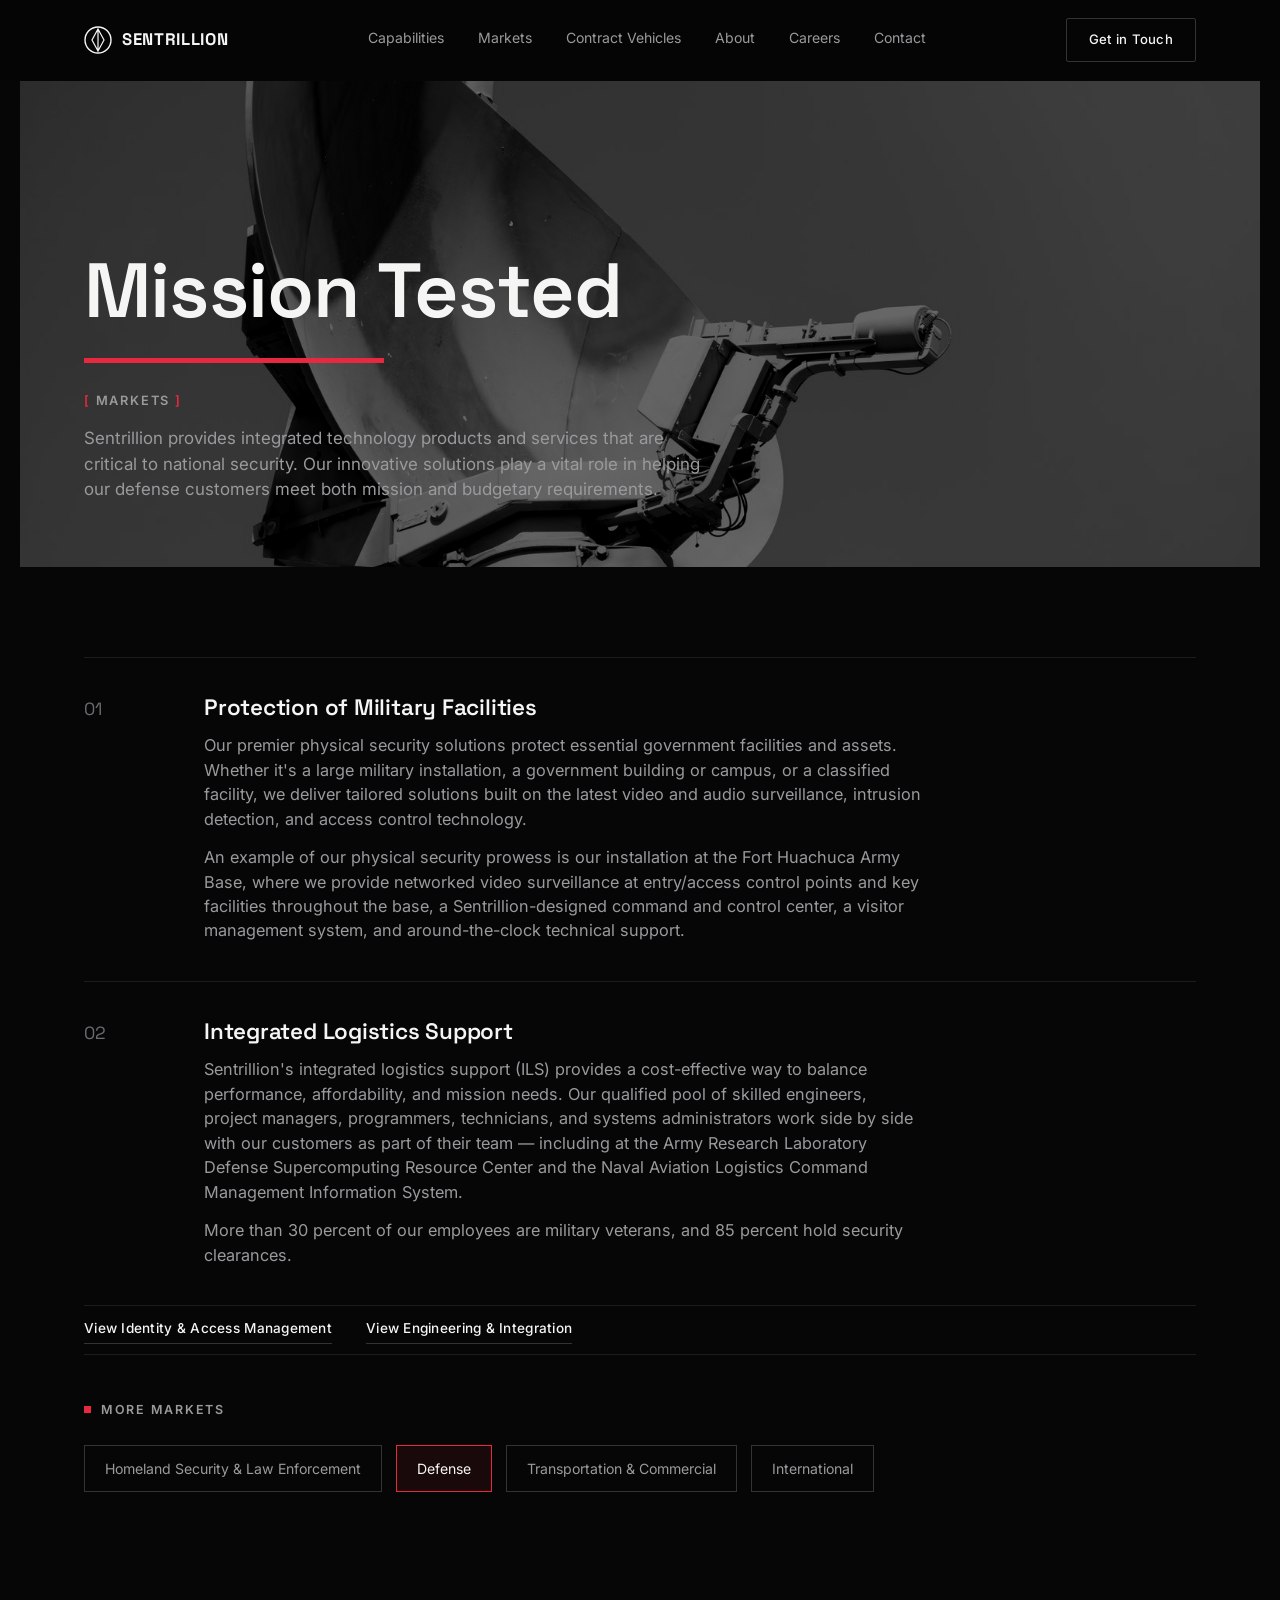
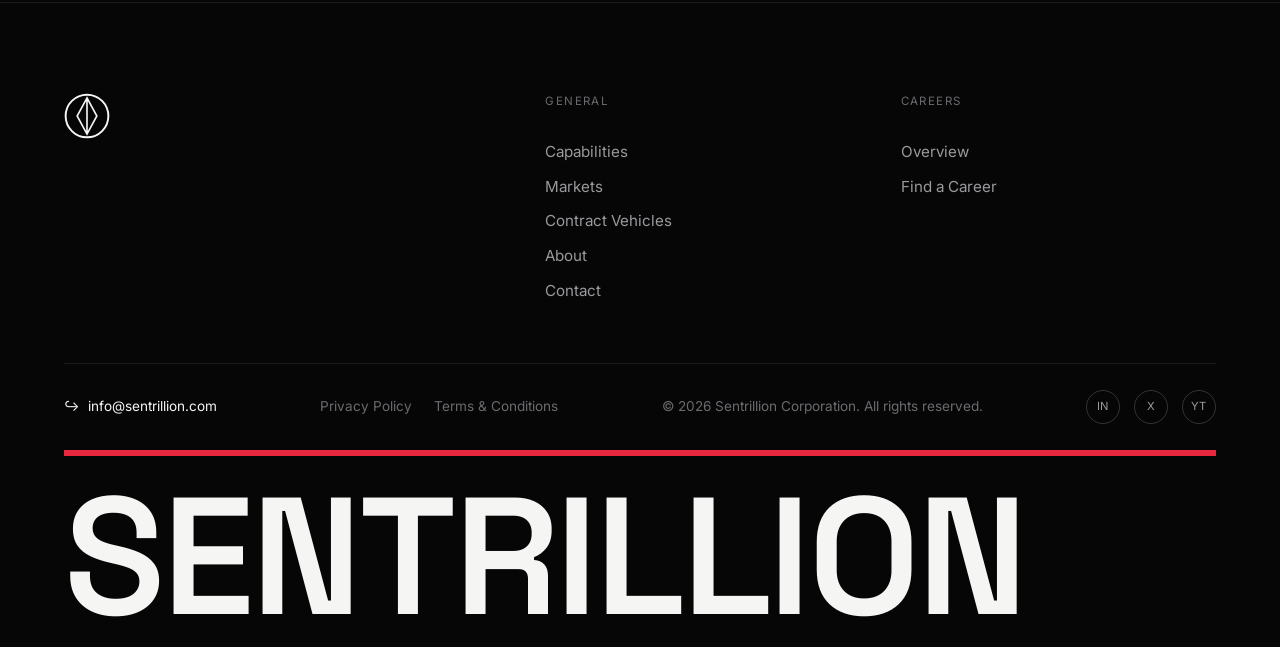
<file: markets/defense/index.html>
<!DOCTYPE html>
<html lang="en">
<head>
<script>document.documentElement.classList.add('js');</script>
<meta charset="UTF-8">
<meta name="viewport" content="width=device-width, initial-scale=1.0">
<title>Mission Tested | Sentrillion</title>
<meta name="description" content="Integrated physical security, surveillance, and logistics support for military installations and defense missions.">
<link rel="preconnect" href="https://fonts.googleapis.com">
<link rel="preconnect" href="https://fonts.gstatic.com" crossorigin>
<link href="https://fonts.googleapis.com/css2?family=Inter:wght@300;400;500;600;700;800&family=Space+Grotesk:wght@500;600;700&family=JetBrains+Mono:wght@400;500&display=swap" rel="stylesheet">
<link rel="stylesheet" href="../../css/style.css">
</head>
<body>

<div class="cursor-glow" id="cursorGlow" aria-hidden="true"></div>
<div class="scroll-indicator" id="scrollIndicator"></div>

<header class="nav" id="nav">
  <div class="nav-inner">
    <a href="../../index.html" class="logo">
      <svg width="28" height="28" viewBox="0 0 28 28" fill="none" xmlns="http://www.w3.org/2000/svg">
        <circle cx="14" cy="14" r="13" stroke="currentColor" stroke-width="1.4"/>
        <path d="M14 3L14 25M14 3L20 14L14 25L8 14L14 3Z" stroke="currentColor" stroke-width="1.2"/>
      </svg>
      <span>SENTRILLION</span>
    </a>
    <nav class="nav-links" id="navLinks">
      <div class="nav-item">
        <div class="nav-item-row">
          <a href="../../index.html#capabilities">Capabilities</a>
          <button class="nav-caret" aria-label="Toggle Capabilities submenu" aria-expanded="false">&#9662;</button>
        </div>
        <div class="nav-dropdown">
          <a href="../../capabilities/operations-field-support/index.html">Operations &amp; Field Support</a>
          <a href="../../capabilities/it-cyber-services/index.html">IT &amp; Cyber Services</a>
          <a href="../../capabilities/engineering-integration/index.html">Engineering &amp; Integration</a>
          <a href="../../capabilities/identity-access-management/index.html">Identity &amp; Access Management</a>
        </div>
      </div>
      <div class="nav-item">
        <div class="nav-item-row">
          <a href="../../index.html#markets">Markets</a>
          <button class="nav-caret" aria-label="Toggle Markets submenu" aria-expanded="false">&#9662;</button>
        </div>
        <div class="nav-dropdown">
          <a href="../../markets/homeland-security-law-enforcement/index.html">Homeland Security &amp; Law Enforcement</a>
          <a href="../../markets/defense/index.html">Defense</a>
          <a href="../../markets/transportation-civilian/index.html">Transportation &amp; Commercial</a>
          <a href="../../markets/international/index.html">International</a>
        </div>
      </div>
      <div class="nav-item">
        <div class="nav-item-row">
          <a href="../../index.html#vehicles">Contract Vehicles</a>
          <button class="nav-caret" aria-label="Toggle Contract Vehicles submenu" aria-expanded="false">&#9662;</button>
        </div>
        <div class="nav-dropdown">
          <a href="../../contracts/oasis-small-business/index.html">OASIS+ Small Business</a>
          <a href="../../contracts/multiple-award-schedule/index.html">GSA Multiple Award Schedule</a>
        </div>
      </div>
      <div class="nav-item">
        <div class="nav-item-row">
          <a href="../../index.html#about">About</a>
          <button class="nav-caret" aria-label="Toggle About submenu" aria-expanded="false">&#9662;</button>
        </div>
        <div class="nav-dropdown">
          <a href="../../about/sentrillion-leadership/index.html">Sentrillion Leadership</a>
          <a href="../../about/community-outreach/index.html">Community Outreach</a>
        </div>
      </div>
      <a href="../../careers/index.html">Careers</a>
      <a href="../../index.html#contact">Contact</a>
      <span class="nav-underline" id="navUnderline" aria-hidden="true"></span>
    </nav>
    <a href="../../index.html#contact" class="btn btn-ghost nav-cta">Get in Touch</a>
    <button class="menu-toggle" id="menuToggle" aria-label="Toggle menu">
      <span></span><span></span><span></span>
    </button>
  </div>
</header>

<main id="top">

  <section class="page-hero">
    <div class="page-hero-bg" aria-hidden="true">
      <img src="../../assets/photos/radar.jpg" alt="">
    </div>
    <div class="page-hero-inner">
      <h1 class="reveal is-visible">Mission Tested</h1>
      <div class="accent-bar"></div>
      <p class="page-hero-tag"><span class="br">[</span> MARKETS <span class="br">]</span></p>
      <p class="page-hero-sub">Sentrillion provides integrated technology products and services that are critical to national security. Our innovative solutions play a vital role in helping our defense customers meet both mission and budgetary requirements.</p>
    </div>
  </section>

  <section class="page-content">
    <div class="detail-block"><span class="num">01</span><div><h3>Protection of Military Facilities</h3><p>Our premier physical security solutions protect essential government facilities and assets. Whether it's a large military installation, a government building or campus, or a classified facility, we deliver tailored solutions built on the latest video and audio surveillance, intrusion detection, and access control technology.</p><p>An example of our physical security prowess is our installation at the Fort Huachuca Army Base, where we provide networked video surveillance at entry/access control points and key facilities throughout the base, a Sentrillion-designed command and control center, a visitor management system, and around-the-clock technical support.</p></div></div><div class="detail-block"><span class="num">02</span><div><h3>Integrated Logistics Support</h3><p>Sentrillion's integrated logistics support (ILS) provides a cost-effective way to balance performance, affordability, and mission needs. Our qualified pool of skilled engineers, project managers, programmers, technicians, and systems administrators work side by side with our customers as part of their team &mdash; including at the Army Research Laboratory Defense Supercomputing Resource Center and the Naval Aviation Logistics Command Management Information System.</p><p>More than 30 percent of our employees are military veterans, and 85 percent hold security clearances.</p></div></div>
    <p style="margin-top:8px"><a href="../../capabilities/identity-access-management/index.html" class="btn btn-line" style="margin-right:34px">View Identity &amp; Access Management</a><a href="../../capabilities/engineering-integration/index.html" class="btn btn-line" style="margin-right:34px">View Engineering &amp; Integration</a></p>

    <div class="related-strip">
    <p class="tag"><span class="dot"></span>MORE MARKETS</p>
    <div class="related-links">
      <a href="../../markets/homeland-security-law-enforcement/index.html">Homeland Security & Law Enforcement</a><a href="../../markets/defense/index.html" class="is-current">Defense</a><a href="../../markets/transportation-civilian/index.html">Transportation & Commercial</a><a href="../../markets/international/index.html">International</a>
    </div>
  </div>
  </section>

</main>

<footer class="footer">
  <div class="footer-top">
    <div class="footer-brand">
      <svg width="46" height="46" viewBox="0 0 28 28" fill="none" xmlns="http://www.w3.org/2000/svg">
        <circle cx="14" cy="14" r="13" stroke="currentColor" stroke-width="1.2"/>
        <path d="M14 3L14 25M14 3L20 14L14 25L8 14L14 3Z" stroke="currentColor" stroke-width="1"/>
      </svg>
    </div>
    <div class="footer-col">
      <span class="footer-heading">General</span>
      <a href="../../index.html#capabilities">Capabilities</a>
      <a href="../../index.html#markets">Markets</a>
      <a href="../../index.html#vehicles">Contract Vehicles</a>
      <a href="../../index.html#about">About</a>
      <a href="../../index.html#contact">Contact</a>
    </div>
    <div class="footer-col">
      <span class="footer-heading">Careers</span>
      <a href="../../careers/index.html">Overview</a>
      <a href="../../careers/index.html">Find a Career</a>
    </div>
  </div>
  <div class="footer-mid">
    <a href="mailto:info@sentrillion.com" class="footer-email"><span>&#8618;</span> info@sentrillion.com</a>
    <div class="footer-legal">
      <a href="#">Privacy Policy</a>
      <a href="#">Terms &amp; Conditions</a>
    </div>
    <p class="footer-copy">&copy; <span id="year"></span> Sentrillion Corporation. All rights reserved.</p>
    <div class="social-row">
      <a href="#" aria-label="LinkedIn">IN</a>
      <a href="#" aria-label="Twitter / X">X</a>
      <a href="#" aria-label="YouTube">YT</a>
    </div>
  </div>
  <div class="accent-bar"></div>
  <h2 class="footer-wordmark">SENTRILLION</h2>
</footer>

<script src="../../js/main.js"></script>
</body>
</html>
</file>
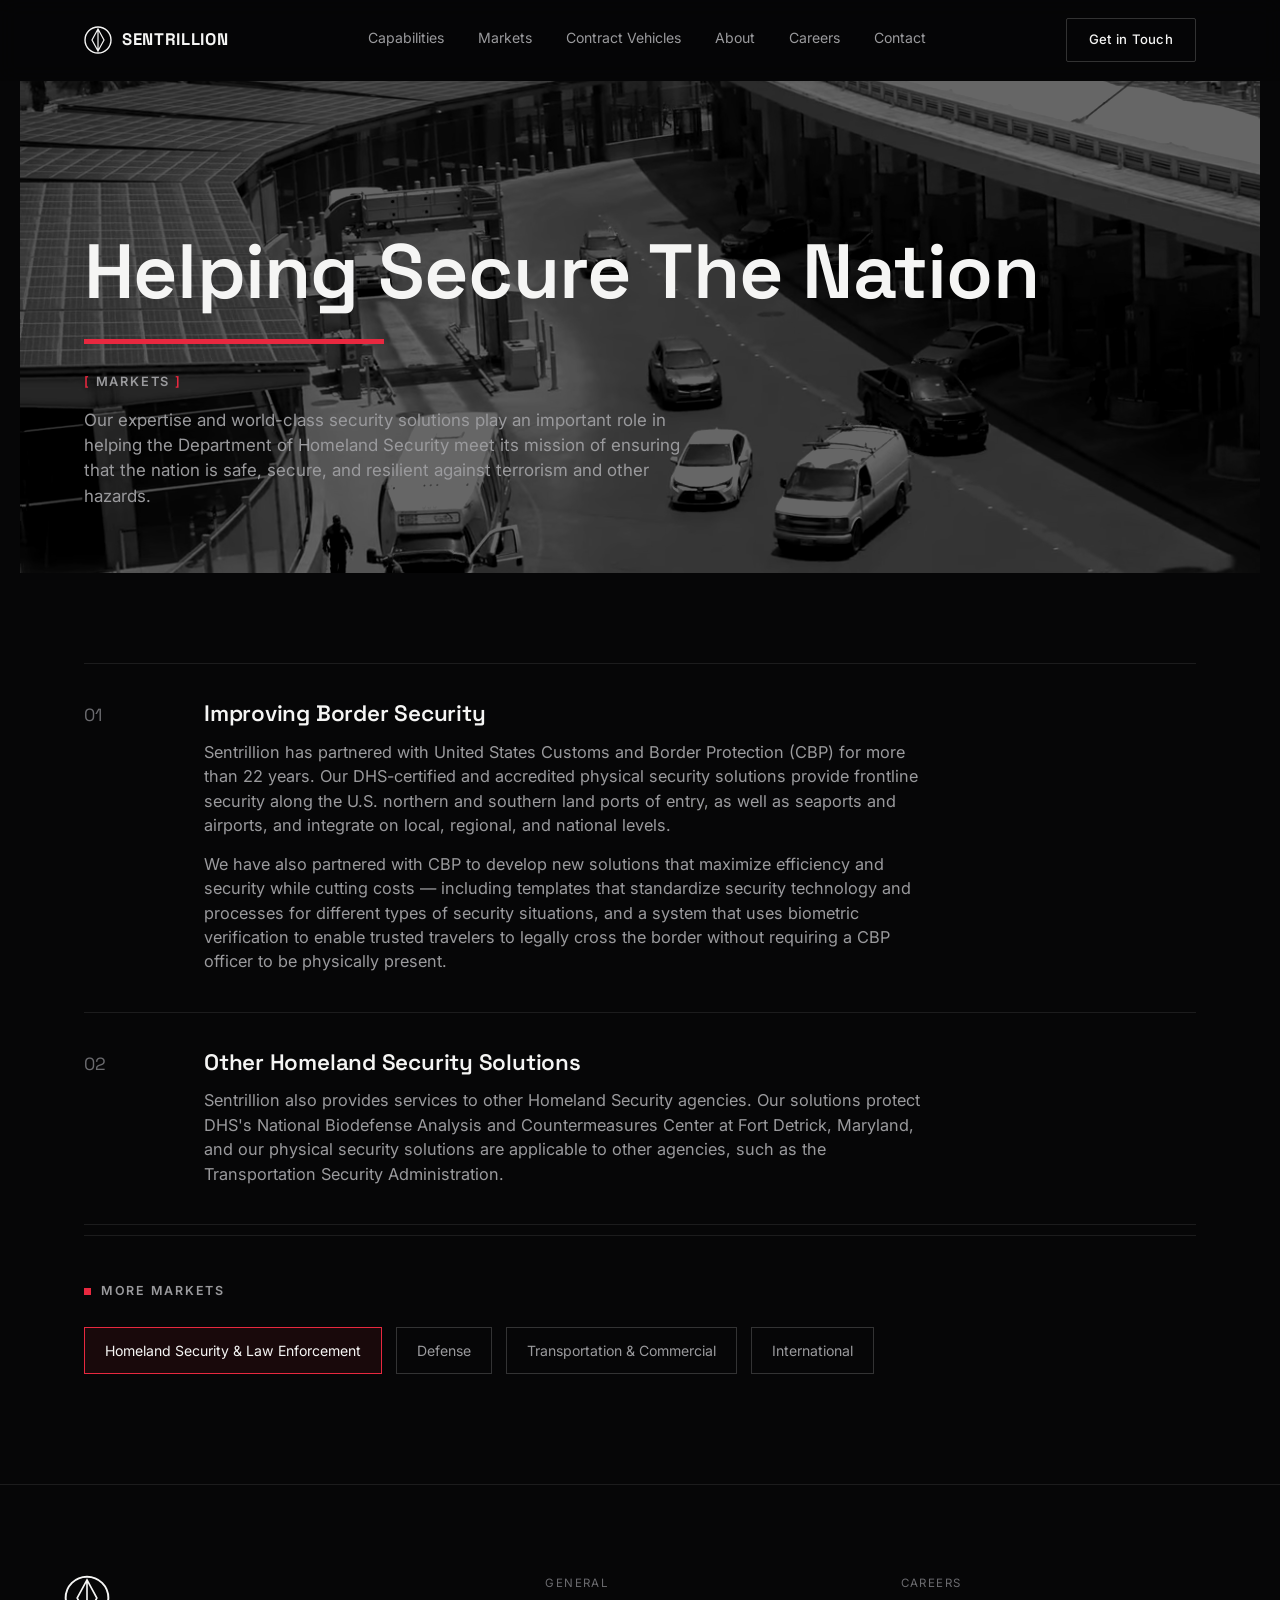
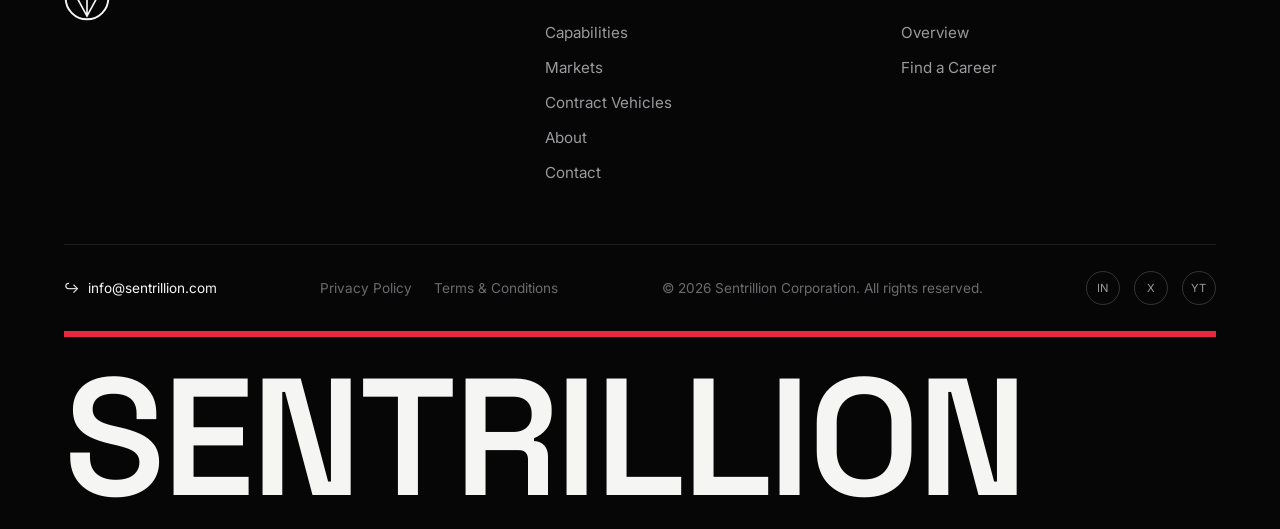
<file: markets/homeland-security-law-enforcement/index.html>
<!DOCTYPE html>
<html lang="en">
<head>
<script>document.documentElement.classList.add('js');</script>
<meta charset="UTF-8">
<meta name="viewport" content="width=device-width, initial-scale=1.0">
<title>Helping Secure The Nation | Sentrillion</title>
<meta name="description" content="Sentrillion's DHS-certified physical security solutions provide frontline security along U.S. borders, seaports, and airports.">
<link rel="preconnect" href="https://fonts.googleapis.com">
<link rel="preconnect" href="https://fonts.gstatic.com" crossorigin>
<link href="https://fonts.googleapis.com/css2?family=Inter:wght@300;400;500;600;700;800&family=Space+Grotesk:wght@500;600;700&family=JetBrains+Mono:wght@400;500&display=swap" rel="stylesheet">
<link rel="stylesheet" href="../../css/style.css">
</head>
<body>

<div class="cursor-glow" id="cursorGlow" aria-hidden="true"></div>
<div class="scroll-indicator" id="scrollIndicator"></div>

<header class="nav" id="nav">
  <div class="nav-inner">
    <a href="../../index.html" class="logo">
      <svg width="28" height="28" viewBox="0 0 28 28" fill="none" xmlns="http://www.w3.org/2000/svg">
        <circle cx="14" cy="14" r="13" stroke="currentColor" stroke-width="1.4"/>
        <path d="M14 3L14 25M14 3L20 14L14 25L8 14L14 3Z" stroke="currentColor" stroke-width="1.2"/>
      </svg>
      <span>SENTRILLION</span>
    </a>
    <nav class="nav-links" id="navLinks">
      <div class="nav-item">
        <div class="nav-item-row">
          <a href="../../index.html#capabilities">Capabilities</a>
          <button class="nav-caret" aria-label="Toggle Capabilities submenu" aria-expanded="false">&#9662;</button>
        </div>
        <div class="nav-dropdown">
          <a href="../../capabilities/operations-field-support/index.html">Operations &amp; Field Support</a>
          <a href="../../capabilities/it-cyber-services/index.html">IT &amp; Cyber Services</a>
          <a href="../../capabilities/engineering-integration/index.html">Engineering &amp; Integration</a>
          <a href="../../capabilities/identity-access-management/index.html">Identity &amp; Access Management</a>
        </div>
      </div>
      <div class="nav-item">
        <div class="nav-item-row">
          <a href="../../index.html#markets">Markets</a>
          <button class="nav-caret" aria-label="Toggle Markets submenu" aria-expanded="false">&#9662;</button>
        </div>
        <div class="nav-dropdown">
          <a href="../../markets/homeland-security-law-enforcement/index.html">Homeland Security &amp; Law Enforcement</a>
          <a href="../../markets/defense/index.html">Defense</a>
          <a href="../../markets/transportation-civilian/index.html">Transportation &amp; Commercial</a>
          <a href="../../markets/international/index.html">International</a>
        </div>
      </div>
      <div class="nav-item">
        <div class="nav-item-row">
          <a href="../../index.html#vehicles">Contract Vehicles</a>
          <button class="nav-caret" aria-label="Toggle Contract Vehicles submenu" aria-expanded="false">&#9662;</button>
        </div>
        <div class="nav-dropdown">
          <a href="../../contracts/oasis-small-business/index.html">OASIS+ Small Business</a>
          <a href="../../contracts/multiple-award-schedule/index.html">GSA Multiple Award Schedule</a>
        </div>
      </div>
      <div class="nav-item">
        <div class="nav-item-row">
          <a href="../../index.html#about">About</a>
          <button class="nav-caret" aria-label="Toggle About submenu" aria-expanded="false">&#9662;</button>
        </div>
        <div class="nav-dropdown">
          <a href="../../about/sentrillion-leadership/index.html">Sentrillion Leadership</a>
          <a href="../../about/community-outreach/index.html">Community Outreach</a>
        </div>
      </div>
      <a href="../../careers/index.html">Careers</a>
      <a href="../../index.html#contact">Contact</a>
      <span class="nav-underline" id="navUnderline" aria-hidden="true"></span>
    </nav>
    <a href="../../index.html#contact" class="btn btn-ghost nav-cta">Get in Touch</a>
    <button class="menu-toggle" id="menuToggle" aria-label="Toggle menu">
      <span></span><span></span><span></span>
    </button>
  </div>
</header>

<main id="top">

  <section class="page-hero">
    <div class="page-hero-bg" aria-hidden="true">
      <video autoplay muted loop playsinline preload="auto" poster="../../assets/photos/cctv.jpg"><source src="../../assets/video/border-checkpoint.mp4" type="video/mp4"><source src="../../assets/video/border-checkpoint.webm" type="video/webm"></video><div class="plate-track-layer" data-plate-tracks='{"v1":[[3.403,85.73,74.94],[3.537,85.95,76.01],[3.67,87.61,76.57],[3.804,88.67,77.19],[3.937,89.39,77.98],[4.071,89.6,78.9],[4.204,90.36,79.77],[4.338,90.64,80.36],[4.471,91.88,80.97],[4.605,92.24,81.86],[4.738,92.73,82.69],[4.872,93.77,83.42],[5.005,93.99,83.8],[5.138,94.59,84.36],[5.272,95.45,85.13],[5.405,96.02,85.75],[5.539,97.11,87.05],[5.672,97.7,88.01],[5.806,97.63,88.87],[5.839,97.65,89.14]],"v2":[[3.77,74.34,63.82],[3.904,74.41,64.13],[4.037,74.41,64.3],[4.171,74.73,64.72],[4.304,74.89,65.1],[4.438,75.06,65.58],[4.571,75.47,68.04],[4.705,75.9,68.49],[4.838,76.25,68.92],[4.972,76.43,69.18],[5.105,76.91,69.03],[5.239,77.36,69.52],[5.372,77.75,71.77],[5.506,78.04,70.36],[5.639,78.13,71.04],[5.772,78.37,71.52],[5.906,78.55,72.11],[6.039,78.96,72.78],[6.173,79.4,73.2],[6.306,80.19,73.68],[6.44,80.07,74.26],[6.573,80.5,74.82],[6.707,80.9,75.43],[6.84,81.33,75.96],[6.974,81.72,76.6],[7.107,82.2,77.21],[7.241,82.73,77.79],[7.374,83.25,78.46],[7.508,83.77,79.04],[7.641,84.37,79.78],[7.774,85.02,80.43],[7.908,85.51,81.24],[8.041,86.1,82.01],[8.175,86.68,82.79],[8.308,87.35,83.53],[8.442,88.01,84.3],[8.575,88.69,85.18],[8.709,89.32,85.86],[8.842,90.01,86.8],[8.976,90.69,87.54],[9.109,91.39,88.45],[9.243,92.13,89.36],[9.376,92.97,90.24],[9.576,94.12,91.67],[9.71,94.93,92.54],[9.843,95.74,93.59],[9.977,96.65,94.59],[10.11,97.2,95.09],[10.244,97.41,95.29],[10.377,97.5,95.47],[10.511,97.87,95.73],[10.644,98.14,95.98],[10.777,98.12,96.32],[10.911,98.44,96.71],[10.978,98.47,96.87]],"v3":[[4.872,35.5,87.69],[5.005,35.35,87.38],[5.138,36.01,86.76],[5.506,35.2,87.43],[5.772,34.28,86.83],[5.973,34.24,85.78],[6.106,34.42,84.97],[6.24,34.36,87.68],[6.373,36.07,88.91],[6.507,36.09,89.43],[6.64,36.43,90.07],[6.773,37.38,87.29],[6.807,37.43,87.3]],"v4":[[6.006,60.78,52.66],[6.139,61.72,54.08],[6.273,62.39,52.07],[6.406,62.22,51.07],[6.54,62.82,51.56],[6.673,62.65,53.68],[6.807,62.35,54.81],[6.94,62.73,54.9],[7.074,63.18,54.95],[7.207,63.73,54.52],[7.341,64.08,54.82],[7.474,64.04,55.85],[7.608,63.63,56.23],[7.774,64.07,58.48],[7.941,64.2,59.34],[8.075,64.77,59.38],[8.208,65.49,59.09],[8.342,66.82,58.53],[8.475,67.29,58.81],[8.609,67.84,59.15],[8.742,68.33,59.81],[8.876,68.77,60.32],[9.009,69.4,60.75],[9.109,69.7,61.3]],"v5":[[5.973,56.74,73.84],[6.106,56.92,74.1],[6.24,56.97,74.65],[6.373,56.89,74.83],[6.507,57.62,81.21],[6.64,57.89,81.95],[6.773,57.46,82.28],[6.907,56.52,83.01],[7.04,55.61,83.29],[7.174,55.35,83.64],[7.307,55.46,84.4],[7.441,55.52,85.12],[7.574,55.47,85.85],[7.708,55.01,86.29],[7.841,54.44,86.7],[7.975,54.18,87.38],[8.108,53.85,87.92],[8.242,53.41,88.64],[8.375,53.26,89.47],[8.509,52.89,90.4],[8.642,52.68,91.33],[8.775,52.3,92.17],[8.909,51.84,92.66],[9.042,51.43,93.36],[9.176,50.99,94.27],[9.309,50.6,95.05],[9.443,50.44,95.88],[9.576,49.76,96.13],[9.71,49.11,95.39],[9.843,48.15,93.67],[9.977,48.04,93.23],[10.043,47.57,92.6]],"v6":[[6.34,55.01,55.77],[6.473,55.18,56.46],[6.607,55.52,57.07],[6.74,55.06,57.62],[6.874,54.44,61.11],[7.007,54.11,62.08],[7.14,54.16,62.43],[7.274,54.62,66.4],[7.407,54.69,66.69],[7.541,55.13,66.99],[7.674,55.49,67.4],[7.808,55.31,68.01],[7.941,55.11,68.51],[8.075,55.29,68.73],[8.208,55.65,68.92],[8.342,55.98,69.22],[8.475,56.15,69.61],[8.609,56.11,70.12],[8.742,56.1,70.59],[8.876,56.27,70.78],[9.009,56.49,71.09],[9.142,56.64,71.44],[9.276,56.68,71.89],[9.409,56.68,72.48],[9.543,56.5,73.09],[9.676,56.08,73.64],[9.81,56.0,74.19],[9.943,55.83,74.61],[10.077,55.61,74.9],[10.21,55.52,75.43],[10.344,55.5,75.86],[10.477,55.44,76.26],[10.611,55.62,76.67],[10.744,55.18,77.12],[10.878,54.63,77.33],[11.011,54.45,77.62],[11.144,54.24,78.14],[11.278,54.6,78.82],[11.411,55.55,79.41],[11.545,56.15,79.63],[11.678,56.45,80.02],[11.812,56.58,80.38],[11.945,56.66,80.67],[12.079,56.17,81.53],[12.212,55.83,82.54],[12.346,55.35,83.01],[12.479,55.07,83.56],[12.613,55.0,83.91],[12.746,54.87,84.69],[12.88,54.83,85.25],[12.98,54.77,85.64]],"v7":[[6.94,48.84,40.68],[7.241,48.77,40.33],[7.407,48.75,40.19],[7.541,49.09,42.96],[7.674,48.88,43.22],[7.808,48.73,43.85],[7.941,48.65,44.3],[8.075,48.82,44.72],[8.208,48.9,45.01],[8.342,48.83,45.4],[8.475,48.85,46.01],[8.609,48.88,46.43],[8.742,48.94,46.59],[8.876,49.07,47.18],[9.009,49.21,47.47],[9.142,49.21,47.85],[9.276,49.45,47.87],[9.409,49.68,48.18],[9.543,49.82,48.64],[9.676,49.86,49.17],[9.81,49.83,49.84],[9.943,49.97,50.24],[10.077,50.23,50.53],[10.21,50.63,50.6],[10.344,50.44,51.28],[10.477,50.98,51.28],[10.611,51.04,51.83],[10.744,51.09,51.99],[10.878,51.35,52.55],[11.011,51.69,52.96],[11.144,51.84,53.22],[11.278,51.94,53.33],[11.411,51.99,54.28],[11.545,52.12,54.69],[11.678,52.38,55.03],[11.812,52.67,55.44],[11.945,52.91,55.79],[12.079,53.08,55.76],[12.212,53.11,56.98],[12.346,53.43,57.02],[12.479,53.77,56.7],[12.613,54.06,57.46],[12.746,54.81,57.82],[12.88,55.57,58.08],[12.98,55.62,58.86]],"v8":[[7.941,87.36,58.84],[8.075,87.55,59.11],[8.208,87.38,59.24],[8.642,85.7,60.15],[8.775,84.26,60.43],[8.909,83.7,61.1],[9.042,84.1,61.08],[9.176,84.07,61.45],[9.309,83.44,62.2],[9.443,83.31,61.18],[9.576,83.06,61.37],[9.71,82.78,61.4],[9.843,82.42,61.92],[9.977,82.14,62.36],[10.11,81.83,62.44],[10.244,81.61,62.62],[10.344,81.41,62.65]],"v9":[[8.976,70.56,63.62],[9.142,71.22,64.31],[9.276,71.83,64.99],[9.409,72.37,65.56],[9.543,73.0,66.34],[9.676,73.56,67.02],[9.81,74.17,67.67],[9.943,74.75,68.38],[10.077,75.39,69.16],[10.21,75.99,69.82],[10.344,76.58,70.39],[11.745,82.43,77.27],[11.879,82.97,78.07],[12.012,83.58,78.73],[12.145,84.22,79.39],[12.279,84.81,80.15],[12.412,85.46,80.82],[12.546,86.12,81.59],[12.679,86.79,82.26],[12.813,87.44,83.05],[12.946,88.1,83.83],[12.98,88.29,83.97]],"v10":[[8.976,61.69,54.63],[9.142,61.98,55.13],[9.276,61.95,55.39],[9.409,62.56,55.69],[9.543,62.47,56.48],[9.676,63.4,56.19],[9.81,63.26,56.26],[9.943,63.74,55.75],[10.077,64.01,56.47],[10.21,64.56,56.23],[10.344,64.64,56.65],[10.477,64.8,56.98],[10.611,65.66,56.26],[10.744,65.46,57.8],[10.878,66.18,59.86],[11.011,66.79,60.15],[11.144,67.19,59.85],[11.278,67.56,59.94],[11.411,67.8,60.44],[11.545,67.72,60.98],[11.678,67.81,61.05],[11.812,68.49,61.12],[11.945,68.54,61.07],[12.079,69.4,61.42],[12.212,69.41,61.95],[12.346,69.66,62.49],[12.479,70.08,63.01],[12.613,70.36,63.37],[12.746,70.22,63.89],[12.88,70.72,64.23],[12.98,70.81,64.74]]}'></div>
    </div>
    <div class="page-hero-inner">
      <h1 class="reveal is-visible">Helping Secure The Nation</h1>
      <div class="accent-bar"></div>
      <p class="page-hero-tag"><span class="br">[</span> MARKETS <span class="br">]</span></p>
      <p class="page-hero-sub">Our expertise and world-class security solutions play an important role in helping the Department of Homeland Security meet its mission of ensuring that the nation is safe, secure, and resilient against terrorism and other hazards.</p>
    </div>
  </section>

  <section class="page-content">
    <div class="detail-block"><span class="num">01</span><div><h3>Improving Border Security</h3><p>Sentrillion has partnered with United States Customs and Border Protection (CBP) for more than 22 years. Our DHS-certified and accredited physical security solutions provide frontline security along the U.S. northern and southern land ports of entry, as well as seaports and airports, and integrate on local, regional, and national levels.</p><p>We have also partnered with CBP to develop new solutions that maximize efficiency and security while cutting costs &mdash; including templates that standardize security technology and processes for different types of security situations, and a system that uses biometric verification to enable trusted travelers to legally cross the border without requiring a CBP officer to be physically present.</p></div></div><div class="detail-block"><span class="num">02</span><div><h3>Other Homeland Security Solutions</h3><p>Sentrillion also provides services to other Homeland Security agencies. Our solutions protect DHS's National Biodefense Analysis and Countermeasures Center at Fort Detrick, Maryland, and our physical security solutions are applicable to other agencies, such as the Transportation Security Administration.</p></div></div>

    <div class="related-strip">
    <p class="tag"><span class="dot"></span>MORE MARKETS</p>
    <div class="related-links">
      <a href="../../markets/homeland-security-law-enforcement/index.html" class="is-current">Homeland Security & Law Enforcement</a><a href="../../markets/defense/index.html">Defense</a><a href="../../markets/transportation-civilian/index.html">Transportation & Commercial</a><a href="../../markets/international/index.html">International</a>
    </div>
  </div>
  </section>

</main>

<footer class="footer">
  <div class="footer-top">
    <div class="footer-brand">
      <svg width="46" height="46" viewBox="0 0 28 28" fill="none" xmlns="http://www.w3.org/2000/svg">
        <circle cx="14" cy="14" r="13" stroke="currentColor" stroke-width="1.2"/>
        <path d="M14 3L14 25M14 3L20 14L14 25L8 14L14 3Z" stroke="currentColor" stroke-width="1"/>
      </svg>
    </div>
    <div class="footer-col">
      <span class="footer-heading">General</span>
      <a href="../../index.html#capabilities">Capabilities</a>
      <a href="../../index.html#markets">Markets</a>
      <a href="../../index.html#vehicles">Contract Vehicles</a>
      <a href="../../index.html#about">About</a>
      <a href="../../index.html#contact">Contact</a>
    </div>
    <div class="footer-col">
      <span class="footer-heading">Careers</span>
      <a href="../../careers/index.html">Overview</a>
      <a href="../../careers/index.html">Find a Career</a>
    </div>
  </div>
  <div class="footer-mid">
    <a href="mailto:info@sentrillion.com" class="footer-email"><span>&#8618;</span> info@sentrillion.com</a>
    <div class="footer-legal">
      <a href="#">Privacy Policy</a>
      <a href="#">Terms &amp; Conditions</a>
    </div>
    <p class="footer-copy">&copy; <span id="year"></span> Sentrillion Corporation. All rights reserved.</p>
    <div class="social-row">
      <a href="#" aria-label="LinkedIn">IN</a>
      <a href="#" aria-label="Twitter / X">X</a>
      <a href="#" aria-label="YouTube">YT</a>
    </div>
  </div>
  <div class="accent-bar"></div>
  <h2 class="footer-wordmark">SENTRILLION</h2>
</footer>

<script src="../../js/main.js"></script>
</body>
</html>
</file>
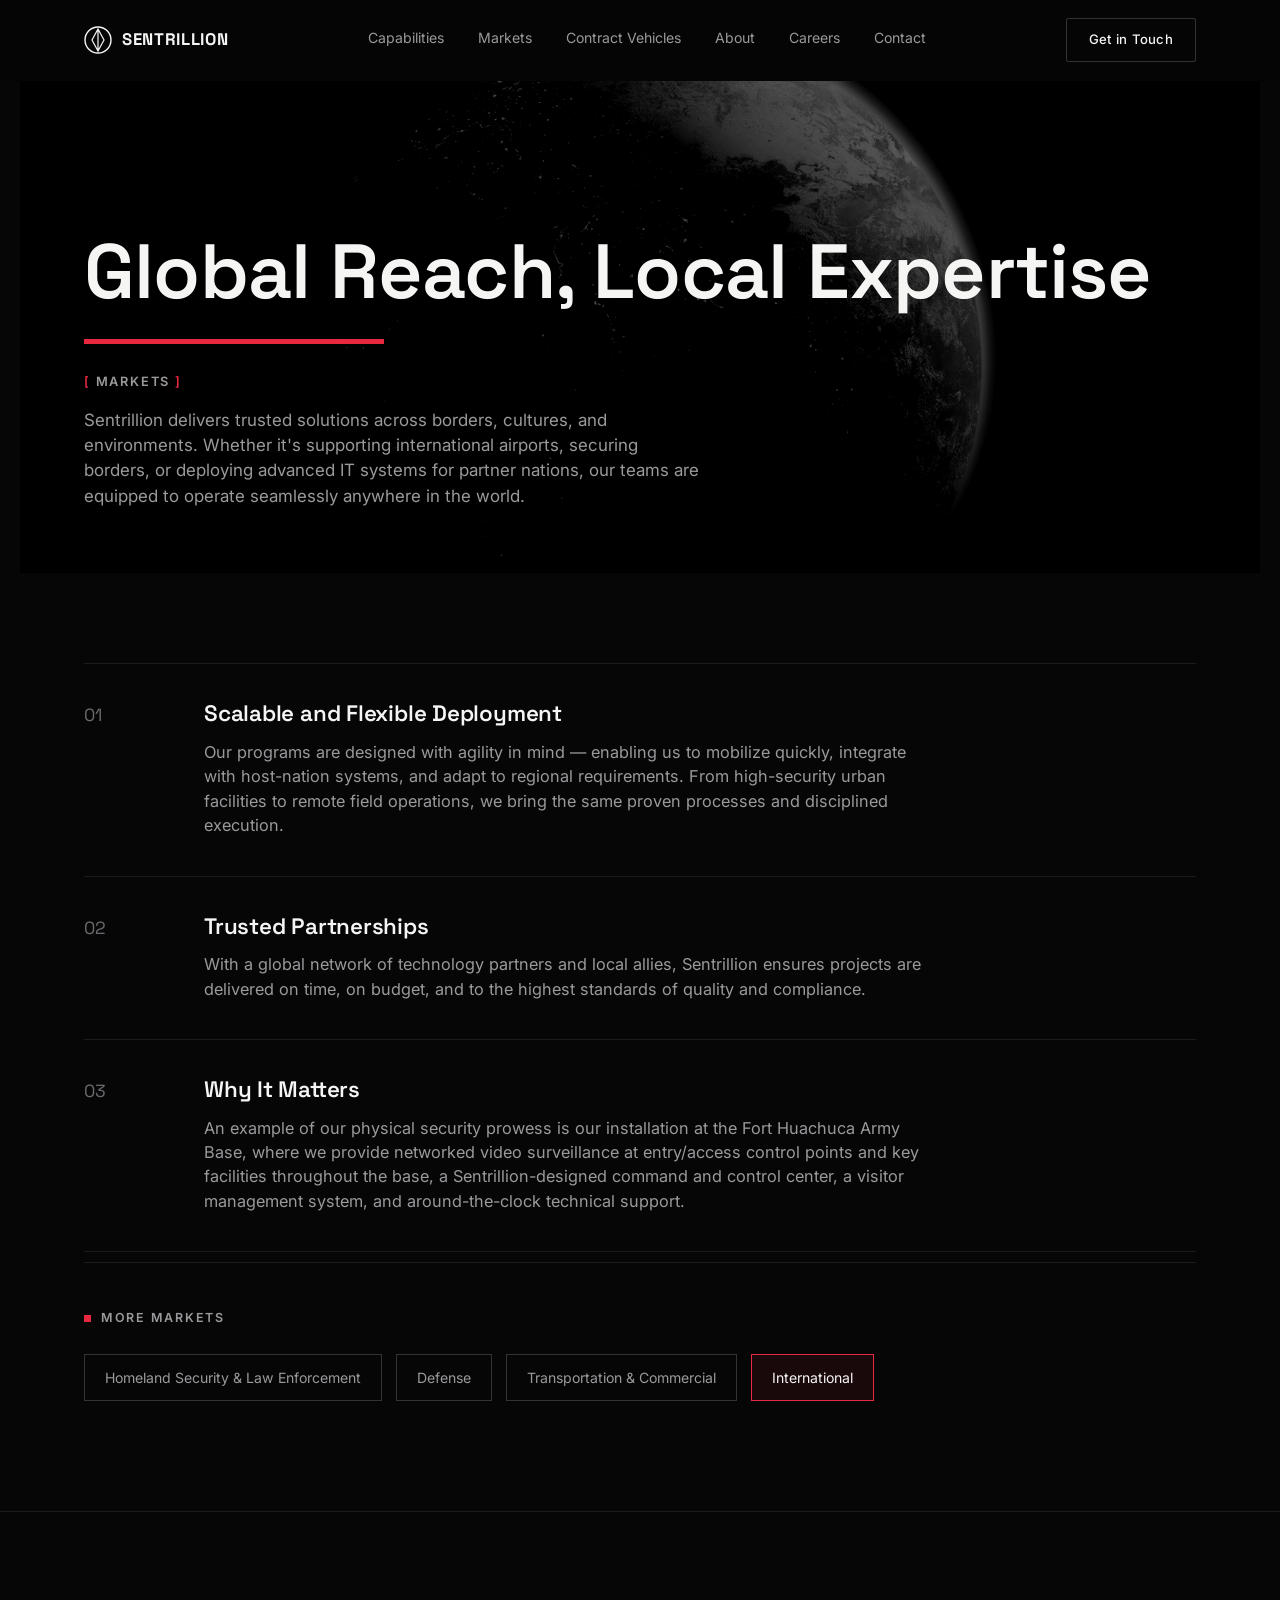
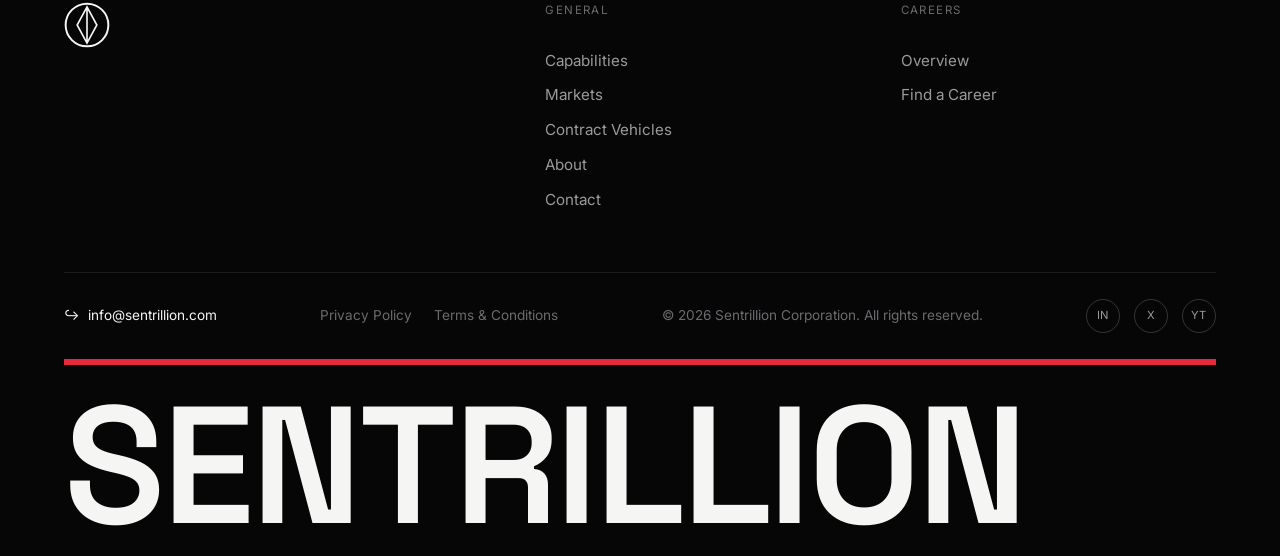
<file: markets/international/index.html>
<!DOCTYPE html>
<html lang="en">
<head>
<script>document.documentElement.classList.add('js');</script>
<meta charset="UTF-8">
<meta name="viewport" content="width=device-width, initial-scale=1.0">
<title>Global Reach, Local Expertise | Sentrillion</title>
<meta name="description" content="Scalable, trusted security and IT deployments for partner nations and international missions worldwide.">
<link rel="preconnect" href="https://fonts.googleapis.com">
<link rel="preconnect" href="https://fonts.gstatic.com" crossorigin>
<link href="https://fonts.googleapis.com/css2?family=Inter:wght@300;400;500;600;700;800&family=Space+Grotesk:wght@500;600;700&family=JetBrains+Mono:wght@400;500&display=swap" rel="stylesheet">
<link rel="stylesheet" href="../../css/style.css">
</head>
<body>

<div class="cursor-glow" id="cursorGlow" aria-hidden="true"></div>
<div class="scroll-indicator" id="scrollIndicator"></div>

<header class="nav" id="nav">
  <div class="nav-inner">
    <a href="../../index.html" class="logo">
      <svg width="28" height="28" viewBox="0 0 28 28" fill="none" xmlns="http://www.w3.org/2000/svg">
        <circle cx="14" cy="14" r="13" stroke="currentColor" stroke-width="1.4"/>
        <path d="M14 3L14 25M14 3L20 14L14 25L8 14L14 3Z" stroke="currentColor" stroke-width="1.2"/>
      </svg>
      <span>SENTRILLION</span>
    </a>
    <nav class="nav-links" id="navLinks">
      <div class="nav-item">
        <div class="nav-item-row">
          <a href="../../index.html#capabilities">Capabilities</a>
          <button class="nav-caret" aria-label="Toggle Capabilities submenu" aria-expanded="false">&#9662;</button>
        </div>
        <div class="nav-dropdown">
          <a href="../../capabilities/operations-field-support/index.html">Operations &amp; Field Support</a>
          <a href="../../capabilities/it-cyber-services/index.html">IT &amp; Cyber Services</a>
          <a href="../../capabilities/engineering-integration/index.html">Engineering &amp; Integration</a>
          <a href="../../capabilities/identity-access-management/index.html">Identity &amp; Access Management</a>
        </div>
      </div>
      <div class="nav-item">
        <div class="nav-item-row">
          <a href="../../index.html#markets">Markets</a>
          <button class="nav-caret" aria-label="Toggle Markets submenu" aria-expanded="false">&#9662;</button>
        </div>
        <div class="nav-dropdown">
          <a href="../../markets/homeland-security-law-enforcement/index.html">Homeland Security &amp; Law Enforcement</a>
          <a href="../../markets/defense/index.html">Defense</a>
          <a href="../../markets/transportation-civilian/index.html">Transportation &amp; Commercial</a>
          <a href="../../markets/international/index.html">International</a>
        </div>
      </div>
      <div class="nav-item">
        <div class="nav-item-row">
          <a href="../../index.html#vehicles">Contract Vehicles</a>
          <button class="nav-caret" aria-label="Toggle Contract Vehicles submenu" aria-expanded="false">&#9662;</button>
        </div>
        <div class="nav-dropdown">
          <a href="../../contracts/oasis-small-business/index.html">OASIS+ Small Business</a>
          <a href="../../contracts/multiple-award-schedule/index.html">GSA Multiple Award Schedule</a>
        </div>
      </div>
      <div class="nav-item">
        <div class="nav-item-row">
          <a href="../../index.html#about">About</a>
          <button class="nav-caret" aria-label="Toggle About submenu" aria-expanded="false">&#9662;</button>
        </div>
        <div class="nav-dropdown">
          <a href="../../about/sentrillion-leadership/index.html">Sentrillion Leadership</a>
          <a href="../../about/community-outreach/index.html">Community Outreach</a>
        </div>
      </div>
      <a href="../../careers/index.html">Careers</a>
      <a href="../../index.html#contact">Contact</a>
      <span class="nav-underline" id="navUnderline" aria-hidden="true"></span>
    </nav>
    <a href="../../index.html#contact" class="btn btn-ghost nav-cta">Get in Touch</a>
    <button class="menu-toggle" id="menuToggle" aria-label="Toggle menu">
      <span></span><span></span><span></span>
    </button>
  </div>
</header>

<main id="top">

  <section class="page-hero">
    <div class="page-hero-bg" aria-hidden="true">
      <img src="../../assets/photos/earth-night.jpg" alt="">
    </div>
    <div class="page-hero-inner">
      <h1 class="reveal is-visible">Global Reach, Local Expertise</h1>
      <div class="accent-bar"></div>
      <p class="page-hero-tag"><span class="br">[</span> MARKETS <span class="br">]</span></p>
      <p class="page-hero-sub">Sentrillion delivers trusted solutions across borders, cultures, and environments. Whether it's supporting international airports, securing borders, or deploying advanced IT systems for partner nations, our teams are equipped to operate seamlessly anywhere in the world.</p>
    </div>
  </section>

  <section class="page-content">
    <div class="detail-block"><span class="num">01</span><div><h3>Scalable and Flexible Deployment</h3><p>Our programs are designed with agility in mind &mdash; enabling us to mobilize quickly, integrate with host-nation systems, and adapt to regional requirements. From high-security urban facilities to remote field operations, we bring the same proven processes and disciplined execution.</p></div></div><div class="detail-block"><span class="num">02</span><div><h3>Trusted Partnerships</h3><p>With a global network of technology partners and local allies, Sentrillion ensures projects are delivered on time, on budget, and to the highest standards of quality and compliance.</p></div></div><div class="detail-block"><span class="num">03</span><div><h3>Why It Matters</h3><p>An example of our physical security prowess is our installation at the Fort Huachuca Army Base, where we provide networked video surveillance at entry/access control points and key facilities throughout the base, a Sentrillion-designed command and control center, a visitor management system, and around-the-clock technical support.</p></div></div>

    <div class="related-strip">
    <p class="tag"><span class="dot"></span>MORE MARKETS</p>
    <div class="related-links">
      <a href="../../markets/homeland-security-law-enforcement/index.html">Homeland Security & Law Enforcement</a><a href="../../markets/defense/index.html">Defense</a><a href="../../markets/transportation-civilian/index.html">Transportation & Commercial</a><a href="../../markets/international/index.html" class="is-current">International</a>
    </div>
  </div>
  </section>

</main>

<footer class="footer">
  <div class="footer-top">
    <div class="footer-brand">
      <svg width="46" height="46" viewBox="0 0 28 28" fill="none" xmlns="http://www.w3.org/2000/svg">
        <circle cx="14" cy="14" r="13" stroke="currentColor" stroke-width="1.2"/>
        <path d="M14 3L14 25M14 3L20 14L14 25L8 14L14 3Z" stroke="currentColor" stroke-width="1"/>
      </svg>
    </div>
    <div class="footer-col">
      <span class="footer-heading">General</span>
      <a href="../../index.html#capabilities">Capabilities</a>
      <a href="../../index.html#markets">Markets</a>
      <a href="../../index.html#vehicles">Contract Vehicles</a>
      <a href="../../index.html#about">About</a>
      <a href="../../index.html#contact">Contact</a>
    </div>
    <div class="footer-col">
      <span class="footer-heading">Careers</span>
      <a href="../../careers/index.html">Overview</a>
      <a href="../../careers/index.html">Find a Career</a>
    </div>
  </div>
  <div class="footer-mid">
    <a href="mailto:info@sentrillion.com" class="footer-email"><span>&#8618;</span> info@sentrillion.com</a>
    <div class="footer-legal">
      <a href="#">Privacy Policy</a>
      <a href="#">Terms &amp; Conditions</a>
    </div>
    <p class="footer-copy">&copy; <span id="year"></span> Sentrillion Corporation. All rights reserved.</p>
    <div class="social-row">
      <a href="#" aria-label="LinkedIn">IN</a>
      <a href="#" aria-label="Twitter / X">X</a>
      <a href="#" aria-label="YouTube">YT</a>
    </div>
  </div>
  <div class="accent-bar"></div>
  <h2 class="footer-wordmark">SENTRILLION</h2>
</footer>

<script src="../../js/main.js"></script>
</body>
</html>
</file>
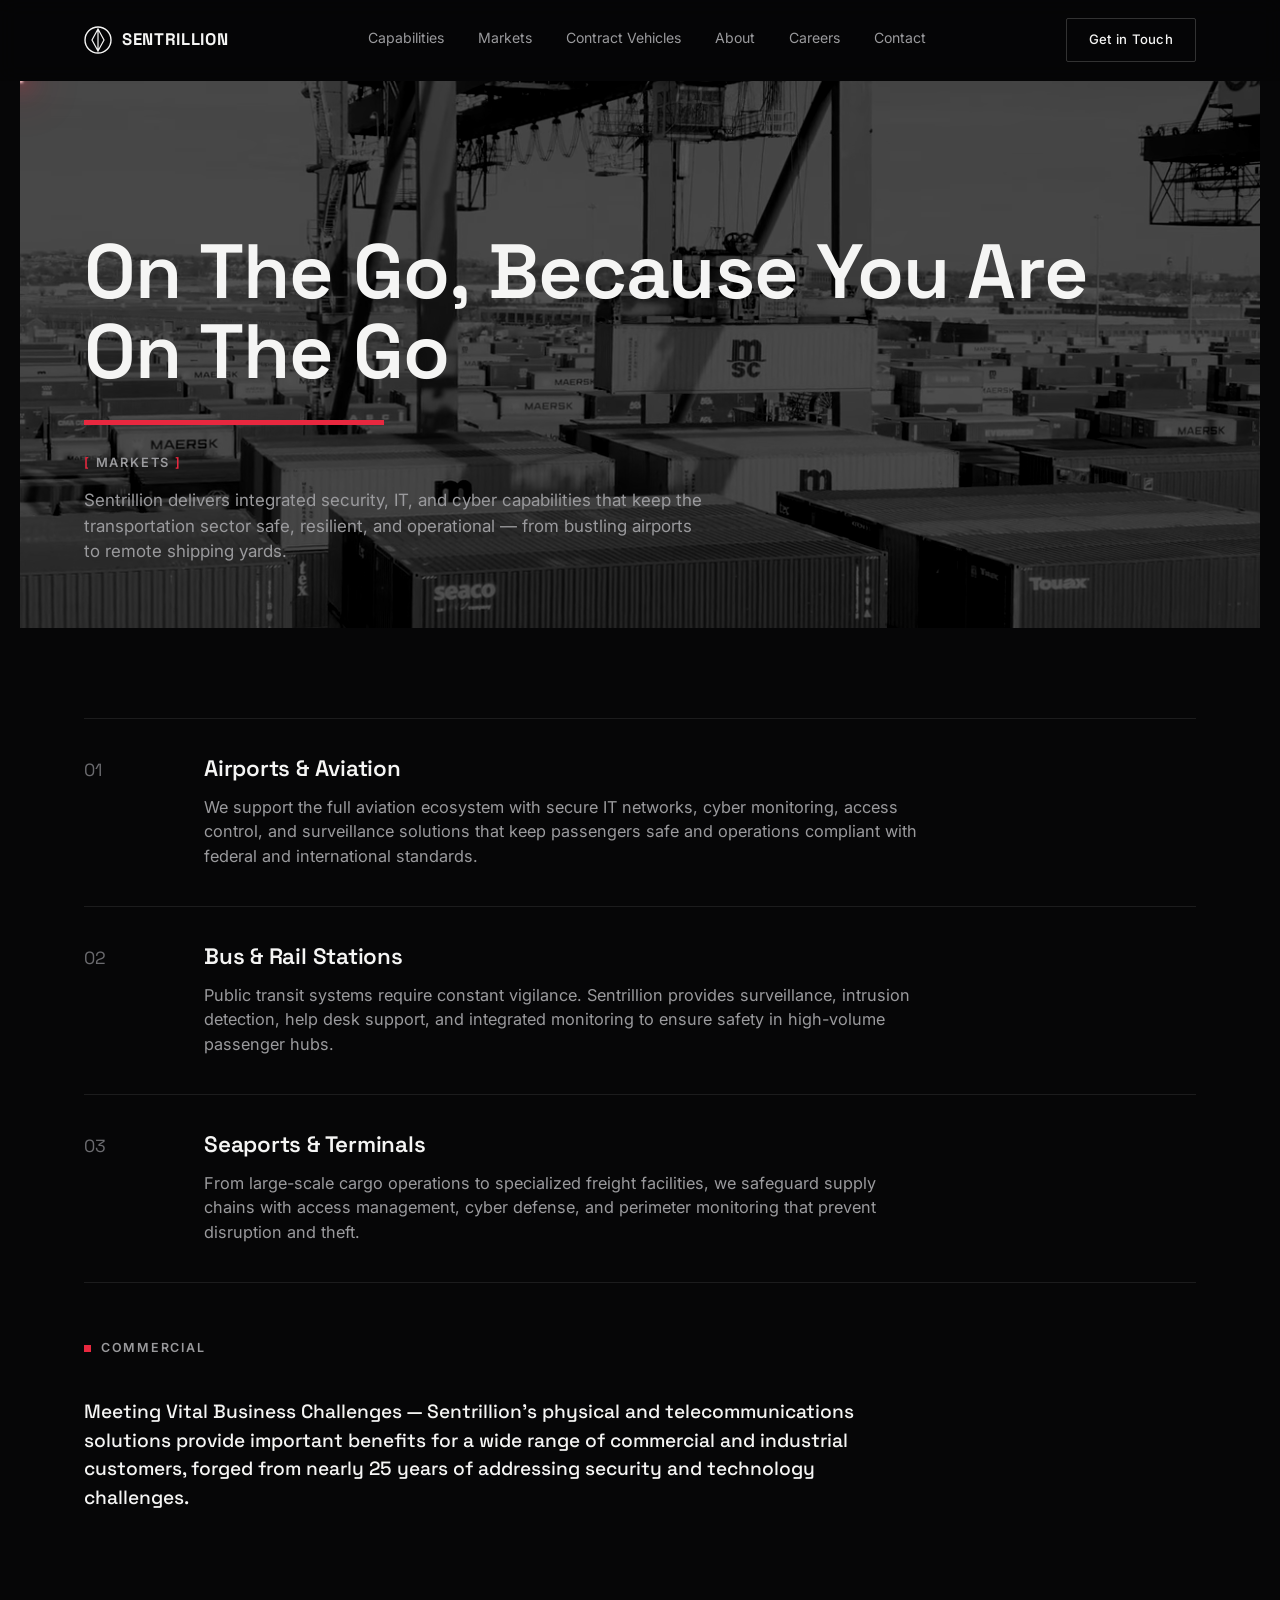
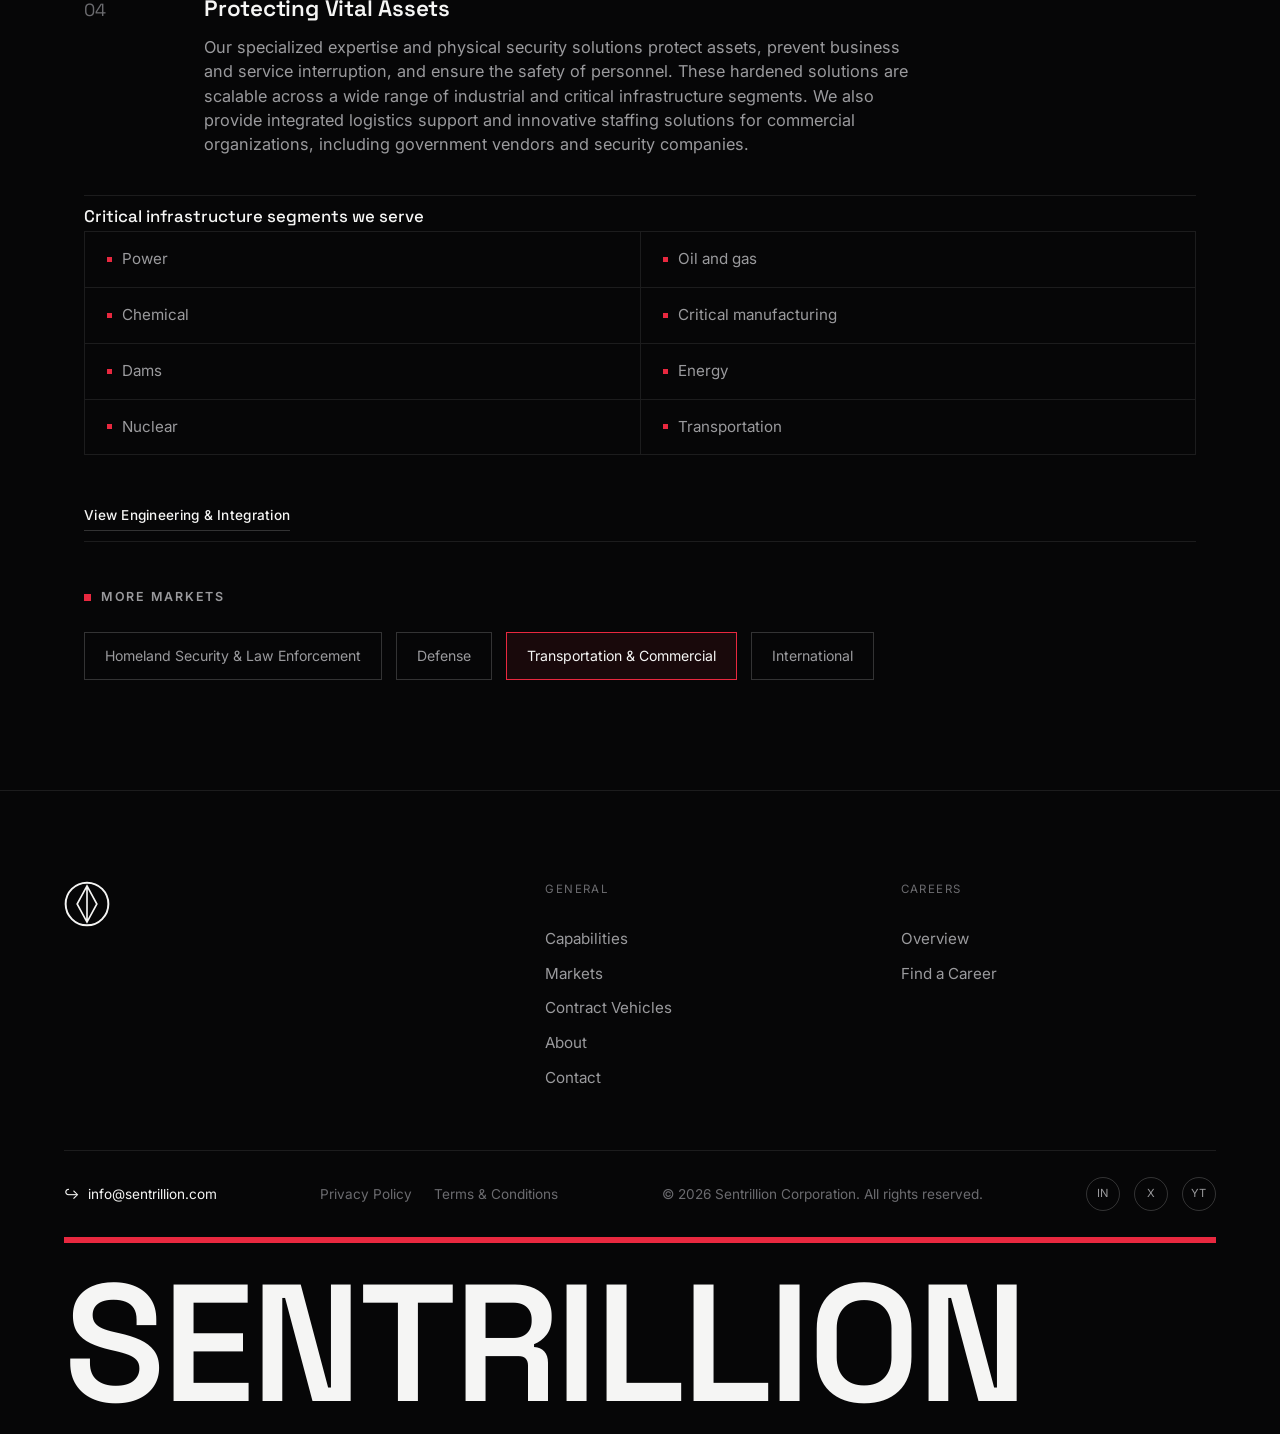
<file: markets/transportation-civilian/index.html>
<!DOCTYPE html>
<html lang="en">
<head>
<script>document.documentElement.classList.add('js');</script>
<meta charset="UTF-8">
<meta name="viewport" content="width=device-width, initial-scale=1.0">
<title>On The Go, Because You Are On The Go | Sentrillion</title>
<meta name="description" content="Integrated security, IT, and cyber capabilities for aviation, transit, seaports, and commercial infrastructure.">
<link rel="preconnect" href="https://fonts.googleapis.com">
<link rel="preconnect" href="https://fonts.gstatic.com" crossorigin>
<link href="https://fonts.googleapis.com/css2?family=Inter:wght@300;400;500;600;700;800&family=Space+Grotesk:wght@500;600;700&family=JetBrains+Mono:wght@400;500&display=swap" rel="stylesheet">
<link rel="stylesheet" href="../../css/style.css">
</head>
<body>

<div class="cursor-glow" id="cursorGlow" aria-hidden="true"></div>
<div class="scroll-indicator" id="scrollIndicator"></div>

<header class="nav" id="nav">
  <div class="nav-inner">
    <a href="../../index.html" class="logo">
      <svg width="28" height="28" viewBox="0 0 28 28" fill="none" xmlns="http://www.w3.org/2000/svg">
        <circle cx="14" cy="14" r="13" stroke="currentColor" stroke-width="1.4"/>
        <path d="M14 3L14 25M14 3L20 14L14 25L8 14L14 3Z" stroke="currentColor" stroke-width="1.2"/>
      </svg>
      <span>SENTRILLION</span>
    </a>
    <nav class="nav-links" id="navLinks">
      <div class="nav-item">
        <div class="nav-item-row">
          <a href="../../index.html#capabilities">Capabilities</a>
          <button class="nav-caret" aria-label="Toggle Capabilities submenu" aria-expanded="false">&#9662;</button>
        </div>
        <div class="nav-dropdown">
          <a href="../../capabilities/operations-field-support/index.html">Operations &amp; Field Support</a>
          <a href="../../capabilities/it-cyber-services/index.html">IT &amp; Cyber Services</a>
          <a href="../../capabilities/engineering-integration/index.html">Engineering &amp; Integration</a>
          <a href="../../capabilities/identity-access-management/index.html">Identity &amp; Access Management</a>
        </div>
      </div>
      <div class="nav-item">
        <div class="nav-item-row">
          <a href="../../index.html#markets">Markets</a>
          <button class="nav-caret" aria-label="Toggle Markets submenu" aria-expanded="false">&#9662;</button>
        </div>
        <div class="nav-dropdown">
          <a href="../../markets/homeland-security-law-enforcement/index.html">Homeland Security &amp; Law Enforcement</a>
          <a href="../../markets/defense/index.html">Defense</a>
          <a href="../../markets/transportation-civilian/index.html">Transportation &amp; Commercial</a>
          <a href="../../markets/international/index.html">International</a>
        </div>
      </div>
      <div class="nav-item">
        <div class="nav-item-row">
          <a href="../../index.html#vehicles">Contract Vehicles</a>
          <button class="nav-caret" aria-label="Toggle Contract Vehicles submenu" aria-expanded="false">&#9662;</button>
        </div>
        <div class="nav-dropdown">
          <a href="../../contracts/oasis-small-business/index.html">OASIS+ Small Business</a>
          <a href="../../contracts/multiple-award-schedule/index.html">GSA Multiple Award Schedule</a>
        </div>
      </div>
      <div class="nav-item">
        <div class="nav-item-row">
          <a href="../../index.html#about">About</a>
          <button class="nav-caret" aria-label="Toggle About submenu" aria-expanded="false">&#9662;</button>
        </div>
        <div class="nav-dropdown">
          <a href="../../about/sentrillion-leadership/index.html">Sentrillion Leadership</a>
          <a href="../../about/community-outreach/index.html">Community Outreach</a>
        </div>
      </div>
      <a href="../../careers/index.html">Careers</a>
      <a href="../../index.html#contact">Contact</a>
      <span class="nav-underline" id="navUnderline" aria-hidden="true"></span>
    </nav>
    <a href="../../index.html#contact" class="btn btn-ghost nav-cta">Get in Touch</a>
    <button class="menu-toggle" id="menuToggle" aria-label="Toggle menu">
      <span></span><span></span><span></span>
    </button>
  </div>
</header>

<main id="top">

  <section class="page-hero">
    <div class="page-hero-bg" aria-hidden="true">
      <video autoplay muted loop playsinline preload="auto" poster="../../assets/photos/cargo-port.jpg"><source src="../../assets/video/gantry-crane.mp4" type="video/mp4"><source src="../../assets/video/gantry-crane.webm" type="video/webm"></video><div class="page-hero-scan-track"><div class="page-hero-scan"></div></div>
    </div>
    <div class="page-hero-inner">
      <h1 class="reveal is-visible">On The Go, Because You Are On The Go</h1>
      <div class="accent-bar"></div>
      <p class="page-hero-tag"><span class="br">[</span> MARKETS <span class="br">]</span></p>
      <p class="page-hero-sub">Sentrillion delivers integrated security, IT, and cyber capabilities that keep the transportation sector safe, resilient, and operational &mdash; from bustling airports to remote shipping yards.</p>
    </div>
  </section>

  <section class="page-content">
    <div class="detail-block"><span class="num">01</span><div><h3>Airports &amp; Aviation</h3><p>We support the full aviation ecosystem with secure IT networks, cyber monitoring, access control, and surveillance solutions that keep passengers safe and operations compliant with federal and international standards.</p></div></div><div class="detail-block"><span class="num">02</span><div><h3>Bus &amp; Rail Stations</h3><p>Public transit systems require constant vigilance. Sentrillion provides surveillance, intrusion detection, help desk support, and integrated monitoring to ensure safety in high-volume passenger hubs.</p></div></div><div class="detail-block"><span class="num">03</span><div><h3>Seaports &amp; Terminals</h3><p>From large-scale cargo operations to specialized freight facilities, we safeguard supply chains with access management, cyber defense, and perimeter monitoring that prevent disruption and theft.</p></div></div>
    <div style="margin-top:56px"><p class="tag"><span class="dot"></span>COMMERCIAL</p><p class="detail-intro">Meeting Vital Business Challenges &mdash; Sentrillion's physical and telecommunications solutions provide important benefits for a wide range of commercial and industrial customers, forged from nearly 25 years of addressing security and technology challenges.</p></div>
    <div class="detail-block"><span class="num">04</span><div><h3>Protecting Vital Assets</h3><p>Our specialized expertise and physical security solutions protect assets, prevent business and service interruption, and ensure the safety of personnel. These hardened solutions are scalable across a wide range of industrial and critical infrastructure segments. We also provide integrated logistics support and innovative staffing solutions for commercial organizations, including government vendors and security companies.</p></div></div>
    <p class="footnote-left" style="color:var(--white);font-family:var(--font-display);font-weight:500;font-size:1.05rem;margin:8px 0 -6px;">Critical infrastructure segments we serve</p>
    <ul class="spec-list"><li>Power</li><li>Oil and gas</li><li>Chemical</li><li>Critical manufacturing</li><li>Dams</li><li>Energy</li><li>Nuclear</li><li>Transportation</li></ul>
    <p style="margin-top:8px"><a href="../../capabilities/engineering-integration/index.html" class="btn btn-line">View Engineering &amp; Integration</a></p>

    <div class="related-strip">
    <p class="tag"><span class="dot"></span>MORE MARKETS</p>
    <div class="related-links">
      <a href="../../markets/homeland-security-law-enforcement/index.html">Homeland Security & Law Enforcement</a><a href="../../markets/defense/index.html">Defense</a><a href="../../markets/transportation-civilian/index.html" class="is-current">Transportation & Commercial</a><a href="../../markets/international/index.html">International</a>
    </div>
  </div>
  </section>

</main>

<footer class="footer">
  <div class="footer-top">
    <div class="footer-brand">
      <svg width="46" height="46" viewBox="0 0 28 28" fill="none" xmlns="http://www.w3.org/2000/svg">
        <circle cx="14" cy="14" r="13" stroke="currentColor" stroke-width="1.2"/>
        <path d="M14 3L14 25M14 3L20 14L14 25L8 14L14 3Z" stroke="currentColor" stroke-width="1"/>
      </svg>
    </div>
    <div class="footer-col">
      <span class="footer-heading">General</span>
      <a href="../../index.html#capabilities">Capabilities</a>
      <a href="../../index.html#markets">Markets</a>
      <a href="../../index.html#vehicles">Contract Vehicles</a>
      <a href="../../index.html#about">About</a>
      <a href="../../index.html#contact">Contact</a>
    </div>
    <div class="footer-col">
      <span class="footer-heading">Careers</span>
      <a href="../../careers/index.html">Overview</a>
      <a href="../../careers/index.html">Find a Career</a>
    </div>
  </div>
  <div class="footer-mid">
    <a href="mailto:info@sentrillion.com" class="footer-email"><span>&#8618;</span> info@sentrillion.com</a>
    <div class="footer-legal">
      <a href="#">Privacy Policy</a>
      <a href="#">Terms &amp; Conditions</a>
    </div>
    <p class="footer-copy">&copy; <span id="year"></span> Sentrillion Corporation. All rights reserved.</p>
    <div class="social-row">
      <a href="#" aria-label="LinkedIn">IN</a>
      <a href="#" aria-label="Twitter / X">X</a>
      <a href="#" aria-label="YouTube">YT</a>
    </div>
  </div>
  <div class="accent-bar"></div>
  <h2 class="footer-wordmark">SENTRILLION</h2>
</footer>

<script src="../../js/main.js"></script>
</body>
</html>
</file>
<file: css/style.css>
/* ===========================================================
   Sentrillion — Endurion-inspired redesign concept
   =========================================================== */

:root {
  --black: #060607;
  --charcoal: #0d0e10;
  --panel: #101113;
  --line: rgba(255, 255, 255, 0.09);
  --line-strong: rgba(255, 255, 255, 0.18);
  --white: #f5f5f4;
  --gray: #9a9a9d;
  --gray-dim: #6b6b6f;
  --red: #e8283f;
  --red-dim: #7a1220;
  --font-display: 'Space Grotesk', 'Inter', sans-serif;
  --font-body: 'Inter', sans-serif;
  --font-mono: 'JetBrains Mono', 'SFMono-Regular', Consolas, monospace;
  --container: 1240px;
  --edge: clamp(20px, 5vw, 64px);
}

* { box-sizing: border-box; margin: 0; padding: 0; }

/* No global smooth scrolling: section links animate via JS, and any
   scroll restore by the browser or a hosting frame should snap, not glide. */

body {
  background: var(--black);
  color: var(--white);
  font-family: var(--font-body);
  font-weight: 400;
  line-height: 1.5;
  -webkit-font-smoothing: antialiased;
  overflow-x: hidden;
}

a { color: inherit; text-decoration: none; }

h1, h2, h3, h4 {
  font-family: var(--font-display);
  font-weight: 600;
  letter-spacing: -0.01em;
  line-height: 1.05;
}

img, svg { display: block; max-width: 100%; }

/* ---------- Reveal on scroll ---------- */
/* Content is visible by default; JS opts sections into the fade/slide-up
   animation so the page is never blank if JS fails to load. Elements can
   set --i (an index) inline to stagger their reveal within a group. */
html.js .reveal {
  opacity: 0;
  transform: translateY(28px);
  transition: opacity 0.8s cubic-bezier(0.16, 1, 0.3, 1),
              transform 0.8s cubic-bezier(0.16, 1, 0.3, 1);
  transition-delay: calc(var(--i, 0) * 100ms);
}
html.js .reveal.is-visible {
  opacity: 1;
  transform: translateY(0);
}

@media (prefers-reduced-motion: reduce) {
  html.js .reveal,
  html.js .reveal.is-visible {
    transition: none !important;
    transform: none !important;
    opacity: 1 !important;
  }
}

/* ---------- Preloader ---------- */
.preloader {
  position: fixed;
  inset: 0;
  z-index: 300;
  background: var(--black);
  display: flex;
  flex-direction: column;
  align-items: center;
  justify-content: center;
  gap: 22px;
  transition: opacity 0.6s ease, visibility 0.6s ease;
}
.preloader-mark {
  color: var(--white);
  animation: preloaderSpin 1.4s cubic-bezier(0.65, 0, 0.35, 1) infinite;
}
@keyframes preloaderSpin {
  0% { transform: rotate(0deg) scale(0.9); opacity: 0.5; }
  50% { transform: rotate(180deg) scale(1); opacity: 1; }
  100% { transform: rotate(360deg) scale(0.9); opacity: 0.5; }
}
.preloader-bar {
  width: 140px;
  height: 2px;
  background: var(--line);
  overflow: hidden;
}
.preloader-bar span {
  display: block;
  height: 100%;
  width: 40%;
  background: var(--red);
  animation: preloaderBar 1.1s ease-in-out infinite;
}
@keyframes preloaderBar {
  0% { transform: translateX(-100%); }
  100% { transform: translateX(350%); }
}
.preloader.is-loaded {
  opacity: 0;
  visibility: hidden;
  pointer-events: none;
}
@media (prefers-reduced-motion: reduce) {
  .preloader { display: none; }
}

/* ---------- Cursor glow ---------- */
.cursor-glow {
  position: fixed;
  top: 0;
  left: 0;
  width: 480px;
  height: 480px;
  margin-left: -240px;
  margin-top: -240px;
  border-radius: 50%;
  background: radial-gradient(circle, rgba(232, 40, 63, 0.16), transparent 70%);
  pointer-events: none;
  z-index: 5;
  opacity: 0;
  transition: opacity 0.4s ease;
  will-change: transform;
  mix-blend-mode: screen;
}
.cursor-glow.is-active { opacity: 1; }
@media (max-width: 900px), (hover: none) {
  .cursor-glow { display: none; }
}

/* ---------- Split-text hero entrance ---------- */
.split-lines .line { display: block; overflow: hidden; padding-bottom: 0.05em; }
.split-lines .word {
  display: inline-block;
  transform: translateY(115%);
  opacity: 0;
}
.split-in { opacity: 0; transform: translateY(16px); }
html.js.hero-ready .split-lines .word {
  animation: wordUp 1s cubic-bezier(0.16, 1, 0.3, 1) forwards;
  animation-delay: calc(var(--d, 0) * 90ms);
}
html.js.hero-ready .split-in {
  animation: fadeUp 0.9s cubic-bezier(0.16, 1, 0.3, 1) forwards;
  animation-delay: calc(var(--d, 0) * 90ms);
}
@keyframes wordUp {
  to { transform: translateY(0); opacity: 1; }
}
@keyframes fadeUp {
  to { transform: translateY(0); opacity: 1; }
}
@media (prefers-reduced-motion: reduce) {
  .split-lines .word, .split-in { opacity: 1; transform: none; animation: none; }
}

/* ---------- Announcement bar ---------- */
.announce {
  background: #16171a;
  border-bottom: 1px solid var(--line);
  color: var(--gray);
  font-size: 0.8rem;
  text-align: center;
  padding: 10px var(--edge);
  position: relative;
  z-index: 60;
}
.announce a {
  color: var(--white);
  text-decoration: underline;
  text-underline-offset: 2px;
}
.announce-close {
  position: absolute;
  right: 16px;
  top: 50%;
  transform: translateY(-50%);
  background: none;
  border: none;
  color: var(--gray);
  font-size: 1.1rem;
  cursor: pointer;
  line-height: 1;
}
.announce.is-hidden { display: none; }

/* ---------- Scroll progress indicator ---------- */
.scroll-indicator {
  position: fixed;
  top: 0;
  right: 0;
  width: 3px;
  height: 0%;
  background: var(--red);
  z-index: 100;
  transition: height 0.1s linear;
}

/* ---------- Nav ---------- */
.nav {
  position: sticky;
  top: 0;
  z-index: 50;
  background: rgba(6, 6, 7, 0.7);
  backdrop-filter: blur(10px);
  border-bottom: 1px solid transparent;
  transition: background 0.35s ease, border-color 0.35s ease, box-shadow 0.35s ease;
}
.nav.is-scrolled {
  background: rgba(6, 6, 7, 0.92);
  border-bottom-color: var(--line);
  box-shadow: 0 10px 30px -20px rgba(0,0,0,0.6);
}
.nav-inner {
  max-width: var(--container);
  margin: 0 auto;
  display: flex;
  align-items: center;
  justify-content: space-between;
  padding: 18px var(--edge);
  transition: padding 0.35s ease;
}
.nav.is-scrolled .nav-inner { padding-top: 13px; padding-bottom: 13px; }
.logo {
  display: flex;
  align-items: center;
  gap: 10px;
  font-family: var(--font-display);
  font-weight: 700;
  font-size: 1.05rem;
  letter-spacing: 0.04em;
}
.logo svg { color: var(--white); }
.nav-links {
  position: relative;
  display: flex;
  gap: 34px;
}
.nav-links a {
  position: relative;
  font-size: 0.88rem;
  color: var(--gray);
  transition: color 0.2s ease;
  padding-bottom: 4px;
}
.nav-links a:hover { color: var(--white); }
.nav-underline {
  position: absolute;
  bottom: -1px;
  left: 0;
  height: 1px;
  width: 0;
  background: var(--red);
  opacity: 0;
  transition: transform 0.35s cubic-bezier(0.16, 1, 0.3, 1), width 0.35s cubic-bezier(0.16, 1, 0.3, 1), opacity 0.2s ease;
  pointer-events: none;
}
.nav-links:hover .nav-underline { opacity: 1; }
.nav-cta { display: inline-flex; }
.btn {
  font-size: 0.82rem;
  font-weight: 500;
  letter-spacing: 0.02em;
  padding: 11px 22px;
  border-radius: 2px;
  display: inline-block;
  transition: all 0.2s ease;
}
.btn-ghost {
  border: 1px solid var(--line-strong);
  color: var(--white);
}
.btn-ghost:hover { background: var(--white); color: var(--black); }
.btn-line {
  border-bottom: 1px solid var(--line-strong);
  padding: 4px 0;
  border-radius: 0;
  font-size: 0.85rem;
}
.btn-line:hover { border-color: var(--red); color: var(--red); }

.menu-toggle {
  display: none;
  flex-direction: column;
  gap: 5px;
  background: none;
  border: none;
  cursor: pointer;
  padding: 4px;
}
.menu-toggle span {
  width: 22px;
  height: 1.5px;
  background: var(--white);
}

/* ---------- Hero ---------- */
.hero {
  position: relative;
  min-height: 92vh;
  display: flex;
  flex-direction: column;
  justify-content: center;
  padding: 0 var(--edge) 60px;
  overflow: hidden;
}
.hero-bg {
  position: absolute;
  inset: -60px 0 0 0;
  z-index: 0;
  overflow: hidden;
  background: linear-gradient(180deg, #08090a 0%, #0c0d0f 55%, #060607 100%);
  will-change: transform;
}
.hero-bg-img {
  position: absolute;
  inset: 0;
  z-index: 0;
  width: 100%;
  height: 100%;
  object-fit: cover;
  object-position: center 40%;
  filter: grayscale(0.9) contrast(1.2) brightness(0.5);
  opacity: 0.85;
}
.hero-bg::before {
  content: "";
  position: absolute;
  inset: 0;
  z-index: 1;
  background:
    radial-gradient(ellipse at 75% 30%, rgba(232, 40, 63, 0.22), transparent 55%),
    repeating-linear-gradient(115deg, rgba(255,255,255,0.025) 0px, rgba(255,255,255,0.025) 1px, transparent 1px, transparent 3px),
    linear-gradient(180deg, rgba(6,6,7,0.35) 0%, rgba(6,6,7,0.55) 55%, rgba(6,6,7,0.92) 100%);
}
.hero-bg::after {
  content: "";
  position: absolute;
  inset: 0;
  z-index: 3;
  background-image: radial-gradient(rgba(255,255,255,0.35) 0.6px, transparent 0.6px);
  background-size: 4px 4px;
  opacity: 0.08;
  mix-blend-mode: overlay;
}

/* ---------- Hero targeting reticles ---------- */
.hero-targets {
  position: absolute;
  inset: 0;
  z-index: 2;
  overflow: hidden;
  pointer-events: none;
}
.target-reticle {
  position: absolute;
  width: clamp(34px, 4vw, 56px);
  height: clamp(34px, 4vw, 56px);
  transform: translate(-50%, -50%) scale(0.55);
  opacity: 0;
  color: rgba(245, 245, 244, 0.8);
  filter: drop-shadow(0 0 5px rgba(0, 0, 0, 0.5));
  transition: opacity 0.6s ease, transform 0.7s cubic-bezier(0.2, 0.8, 0.2, 1), color 0.5s ease;
}
.target-reticle.is-active {
  opacity: 1;
  transform: translate(-50%, -50%) scale(1);
}
.target-reticle.is-locked {
  color: var(--red);
  filter: drop-shadow(0 0 9px rgba(232, 40, 63, 0.55));
}
.target-reticle svg {
  display: block;
  width: 100%;
  height: 100%;
  overflow: visible;
}
.target-reticle .ring-outer {
  transform-origin: 50px 50px;
  animation: target-spin 7s linear infinite;
}
.target-reticle.is-locked svg {
  animation: target-lock-pulse 0.45s ease-out;
}
.target-reticle .reticle-dot {
  animation: target-blink 1.1s ease-in-out infinite;
}
.target-reticle.is-locked .reticle-dot {
  animation: none;
}
@keyframes target-spin {
  to { transform: rotate(360deg); }
}
@keyframes target-lock-pulse {
  0% { transform: scale(1); }
  45% { transform: scale(1.18); }
  100% { transform: scale(1); }
}
@keyframes target-blink {
  0%, 100% { opacity: 1; }
  50% { opacity: 0.25; }
}
.target-label {
  position: absolute;
  top: calc(100% + 6px);
  left: 50%;
  transform: translateX(-50%);
  white-space: nowrap;
  font-family: var(--font-mono);
  font-size: 0.54rem;
  letter-spacing: 0.08em;
  text-transform: uppercase;
  color: inherit;
  opacity: 0.9;
}
.target-label::before {
  content: "";
  display: inline-block;
  width: 4px;
  height: 4px;
  margin-right: 5px;
  border-radius: 50%;
  background: currentColor;
  vertical-align: middle;
}
@media (prefers-reduced-motion: reduce) {
  .hero-targets { display: none; }
}
.hero-content {
  position: relative;
  z-index: 1;
  max-width: var(--container);
  margin: 0 auto;
  width: 100%;
}
.eyebrow {
  text-transform: uppercase;
  font-size: 0.78rem;
  letter-spacing: 0.14em;
  color: var(--red);
  font-weight: 600;
  margin-bottom: 22px;
}
.hero h1 {
  font-size: clamp(3rem, 8.5vw, 7rem);
  color: var(--white);
}
.scroll-cue {
  display: inline-flex;
  margin-top: 46px;
  color: var(--gray);
  animation: bob 2.2s ease-in-out infinite;
}
@keyframes bob {
  0%, 100% { transform: translateY(0); }
  50% { transform: translateY(8px); }
}
.hero-sub {
  position: relative;
  z-index: 1;
  max-width: var(--container);
  margin: 0 auto;
  width: 100%;
  color: var(--gray);
  font-size: 1.05rem;
  padding-top: 40px;
}

/* ---------- Section base ---------- */
section {
  padding: 110px var(--edge);
  max-width: var(--container);
  margin: 0 auto;
}

.tag {
  display: flex;
  align-items: center;
  gap: 10px;
  text-transform: uppercase;
  font-size: 0.78rem;
  letter-spacing: 0.14em;
  color: var(--gray);
  font-weight: 600;
  margin-bottom: 40px;
}
.tag .dot {
  width: 7px;
  height: 7px;
  background: var(--red);
  display: inline-block;
}

.accent-bar {
  height: 6px;
  background: var(--red);
  margin: 34px 0 60px;
}
.draw-bar {
  transform-origin: left center;
  transform: scaleX(0) translateY(0) !important;
  transition: transform 0.9s cubic-bezier(0.16, 1, 0.3, 1) !important;
  transition-delay: 0.15s !important;
}
html.js .draw-bar.is-visible {
  transform: scaleX(1) translateY(0) !important;
  opacity: 1 !important;
}

/* ---------- Ticker ---------- */
.ticker {
  border-top: 1px solid var(--line);
  border-bottom: 1px solid var(--line);
  overflow: hidden;
  background: var(--charcoal);
  padding: 16px 0;
}
.ticker-track {
  display: inline-flex;
  align-items: center;
  white-space: nowrap;
  animation: tickerScroll 34s linear infinite;
  will-change: transform;
}
.ticker:hover .ticker-track { animation-play-state: paused; }
.ticker-track span {
  font-family: var(--font-display);
  font-size: 0.82rem;
  letter-spacing: 0.1em;
  color: var(--gray);
  padding: 0 18px;
}
.ticker-dot { color: var(--red) !important; padding: 0 6px !important; }
@keyframes tickerScroll {
  from { transform: translateX(0); }
  to { transform: translateX(-50%); }
}
@media (prefers-reduced-motion: reduce) {
  .ticker-track { animation: none; }
}

/* ---------- Impact stats ---------- */
.stats { padding-top: 0; padding-bottom: 60px; }
.stats-grid {
  display: grid;
  grid-template-columns: repeat(4, 1fr);
  border-top: 1px solid var(--line);
  border-left: 1px solid var(--line);
}
.stat {
  border-right: 1px solid var(--line);
  border-bottom: 1px solid var(--line);
  padding: 36px 28px;
  display: flex;
  flex-direction: column;
  gap: 10px;
}
.stat-num {
  font-family: var(--font-display);
  font-size: clamp(2.2rem, 4vw, 3.2rem);
  color: var(--white);
  font-weight: 600;
}
.stat-label {
  color: var(--gray);
  font-size: 0.85rem;
  max-width: 180px;
}

/* ---------- Tilt cards ---------- */
.tilt {
  transform-style: preserve-3d;
  transition: transform 0.25s ease-out, border-color 0.25s ease, background 0.25s ease;
  will-change: transform;
}
@media (max-width: 900px), (hover: none) {
  .tilt { transform: none !important; }
}

/* ---------- SVG icon draw-in ---------- */
.draw-icon {
  transition: stroke-dashoffset 1.2s cubic-bezier(0.16, 1, 0.3, 1);
}

/* ---------- Market icon ambient animation ---------- */
/* Shield (Homeland Security & Law Enforcement) — a slow monitoring pulse. */
.icon-pulse { animation: icon-pulse 3.2s ease-in-out infinite; }
@keyframes icon-pulse {
  0%, 100% { stroke-opacity: 0.55; }
  50% { stroke-opacity: 1; }
}
/* Radar (Defense) — a continuously rotating sweep hand, once revealed. */
.radar-sweep {
  transform-origin: 32px 32px;
  opacity: 0;
  transition: opacity 0.5s ease 0.9s;
}
.market-cell.is-visible .radar-sweep {
  opacity: 1;
  animation: radar-spin 4s linear infinite;
}
@keyframes radar-spin { to { transform: rotate(360deg); } }
/* Cargo container (Transportation & Commercial) — streaming motion lines, once revealed. */
.motion-lines path { transform-origin: right center; opacity: 0; }
.market-cell.is-visible .motion-lines path:nth-child(1) { animation: motion-flow 1.7s ease-in-out infinite 0.9s; }
.market-cell.is-visible .motion-lines path:nth-child(2) { animation: motion-flow 1.7s ease-in-out infinite 1.15s; }
.market-cell.is-visible .motion-lines path:nth-child(3) { animation: motion-flow 1.7s ease-in-out infinite 1.4s; }
@keyframes motion-flow {
  0% { transform: translateX(8px); opacity: 0; }
  35% { opacity: 1; }
  100% { transform: translateX(-10px); opacity: 0; }
}
/* Globe (International) — the meridian band sweeps to suggest rotation. */
.globe-meridian {
  transform-origin: 32px 32px;
  animation: globe-spin 4.5s ease-in-out infinite;
}
@keyframes globe-spin {
  0%, 100% { rx: 10; }
  50% { rx: 2; }
}
@media (prefers-reduced-motion: reduce) {
  .icon-pulse, .radar-sweep, .motion-lines path, .globe-meridian {
    animation: none;
  }
}

/* ---------- Trust section ---------- */
.trust h2 {
  font-size: clamp(2rem, 5vw, 3.4rem);
  max-width: 780px;
}
.trust-item {
  display: flex;
  gap: 40px;
  align-items: baseline;
  padding: 30px 0;
  border-bottom: 1px solid var(--line);
}
.trust-item:first-child { border-top: 1px solid var(--line); }
.trust-item .num {
  font-family: var(--font-display);
  color: var(--gray-dim);
  font-size: 1rem;
  min-width: 40px;
  flex-shrink: 0;
}
.trust-item p {
  font-size: clamp(1.05rem, 2vw, 1.5rem);
  color: var(--white);
  font-family: var(--font-display);
  font-weight: 500;
  max-width: 820px;
}

/* ---------- Capabilities ---------- */
.cap-grid {
  display: grid;
  grid-template-columns: repeat(3, 1fr);
  gap: 50px;
}
.cap-col h3 {
  font-size: 1.5rem;
  margin-bottom: 14px;
}
.cap-col p {
  color: var(--gray);
  font-size: 0.98rem;
  max-width: 320px;
}
.halftone-strip {
  display: grid;
  grid-template-columns: repeat(3, 1fr);
  gap: 24px;
  margin-top: 70px;
}
.halftone-block {
  position: relative;
  aspect-ratio: 16 / 10;
  border-radius: 2px;
  overflow: hidden;
  border: 1px solid var(--line);
  background: #0a0a0b;
}
.halftone-block img {
  position: absolute;
  inset: 0;
  width: 100%;
  height: 100%;
  object-fit: cover;
  filter: grayscale(0.95) contrast(1.25) brightness(0.75);
  transition: transform 0.6s cubic-bezier(0.16, 1, 0.3, 1), filter 0.6s ease;
}
.halftone-block:hover img {
  transform: scale(1.06);
  filter: grayscale(0.6) contrast(1.2) brightness(0.85);
}
.halftone-block::before {
  content: "";
  position: absolute;
  inset: 0;
  background: linear-gradient(150deg, rgba(232,40,63,0.35), rgba(6,6,7,0.25) 45%, rgba(6,6,7,0.75) 100%);
  mix-blend-mode: multiply;
  z-index: 1;
}
.halftone-block::after {
  content: "";
  position: absolute;
  inset: 0;
  background:
    radial-gradient(circle at 30% 30%, rgba(255,255,255,0.5) 0.5px, transparent 0.5px) 0 0/6px 6px,
    radial-gradient(circle at 30% 30%, rgba(255,255,255,0.28) 0.5px, transparent 0.5px) 3px 3px/6px 6px;
  opacity: 0.35;
  mix-blend-mode: overlay;
  z-index: 2;
}
.halftone-block--accent {
  transform: translateY(-18px);
}
.halftone-block--accent::before {
  background: linear-gradient(150deg, rgba(232,40,63,0.5), rgba(6,6,7,0.2) 45%, rgba(6,6,7,0.7) 100%);
}
.halftone-caption {
  position: absolute;
  left: 14px;
  bottom: 12px;
  z-index: 3;
  color: var(--white);
  font-family: var(--font-display);
  font-size: 0.78rem;
  letter-spacing: 0.06em;
  text-transform: uppercase;
  text-shadow: 0 2px 10px rgba(0,0,0,0.6);
}
@media (max-width: 900px) {
  .halftone-block--accent { transform: translateY(0); }
}
.capabilities-footnote {
  margin-top: 40px;
  color: var(--gray);
  font-size: 1.05rem;
  max-width: 460px;
  text-align: right;
  margin-left: auto;
}
.footnote-left { text-align: left; margin-left: 0; }

/* ---------- Markets grid ---------- */
.markets-grid {
  display: grid;
  grid-template-columns: repeat(2, 1fr);
  border-top: 1px solid var(--line);
  border-left: 1px solid var(--line);
}
.market-cell {
  position: relative;
  border-right: 1px solid var(--line);
  border-bottom: 1px solid var(--line);
  padding: 40px;
  min-height: 260px;
  display: flex;
  flex-direction: column;
  justify-content: space-between;
  transition: background 0.25s ease;
  overflow: hidden;
}
.market-cell:hover { background: rgba(255,255,255,0.02); }
.market-photo {
  position: absolute;
  inset: 0;
  z-index: 0;
}
.market-photo img {
  position: absolute;
  inset: 0;
  width: 100%;
  height: 100%;
  object-fit: cover;
  filter: grayscale(1) contrast(1.2) brightness(0.35);
  opacity: 0.55;
  transition: opacity 0.4s ease, filter 0.4s ease, transform 0.6s cubic-bezier(0.16, 1, 0.3, 1);
}
.market-cell:hover .market-photo img {
  opacity: 0.85;
  filter: grayscale(0.7) contrast(1.15) brightness(0.4);
  transform: scale(1.05);
}
.market-photo::after {
  content: "";
  position: absolute;
  inset: 0;
  background: linear-gradient(160deg, rgba(6,6,7,0.35) 0%, rgba(6,6,7,0.8) 65%, rgba(6,6,7,0.95) 100%);
}
.market-top, .market-icon { position: relative; z-index: 1; }
.market-top .num {
  display: block;
  font-family: var(--font-display);
  color: var(--red);
  font-size: 0.9rem;
  margin-bottom: 16px;
}
.market-top h4 {
  font-size: 1.3rem;
  max-width: 320px;
}
.market-icon {
  width: 54px;
  height: 54px;
  color: var(--gray);
  align-self: flex-end;
  transition: color 0.3s ease;
}
.market-cell:hover .market-icon { color: var(--white); }

/* ---------- IAM strip ---------- */
.iam {
  border-top: 1px solid var(--line);
  border-bottom: 1px solid var(--line);
  background: var(--charcoal);
}
.iam-inner { display: block; transition: opacity 0.25s ease; }
.iam-inner:hover { opacity: 0.85; }
.iam-inner h3 {
  font-size: clamp(1.4rem, 3.2vw, 2.2rem);
  max-width: 760px;
  font-weight: 500;
  color: var(--white);
}
.iam-arrow {
  display: inline-block;
  margin-left: 16px;
  color: var(--red);
  transition: transform 0.3s cubic-bezier(.16,1,.3,1);
}
.iam-inner:hover .iam-arrow { transform: translateX(8px); }

/* ---------- Contract vehicles ---------- */
.vehicles-grid {
  display: grid;
  grid-template-columns: repeat(2, 1fr);
  gap: 30px;
}
.vehicle-card {
  border: 1px solid var(--line);
  padding: 44px;
  display: flex;
  flex-direction: column;
  gap: 14px;
  align-items: flex-start;
  transition: border-color 0.25s ease;
}
.vehicle-card:hover { border-color: var(--line-strong); }
.vehicle-card .num {
  font-family: var(--font-display);
  color: var(--gray-dim);
}
.vehicle-card h4 { font-size: 1.4rem; }
.vehicle-card p { color: var(--gray); font-size: 0.98rem; }
.vehicle-card .btn { margin-top: 10px; }

/* ---------- About ---------- */
.about { position: relative; overflow: hidden; }
.about-bg {
  position: absolute;
  inset: 0;
  z-index: 0;
}
.about-bg img {
  position: absolute;
  inset: 0;
  width: 100%;
  height: 100%;
  object-fit: cover;
  filter: grayscale(1) contrast(1.15) brightness(0.4);
}
.about-bg::before {
  content: "";
  position: absolute;
  inset: 0;
  background: linear-gradient(100deg, rgba(6,6,7,0.97) 0%, rgba(6,6,7,0.88) 38%, rgba(232,40,63,0.18) 70%, rgba(6,6,7,0.9) 100%);
}
.about-grid { position: relative; z-index: 1; max-width: 900px; }
.about h2 {
  font-size: clamp(1.8rem, 4.2vw, 3rem);
  margin-bottom: 26px;
}
.about-copy {
  color: var(--gray);
  font-size: 1.1rem;
  max-width: 700px;
}
.about-mantra {
  margin-top: 22px;
  font-family: var(--font-display);
  font-size: clamp(1.1rem, 2vw, 1.4rem);
  color: var(--white);
  border-left: 2px solid var(--red);
  padding-left: 18px;
}

/* ---------- CTA / Contact ---------- */
.cta { text-align: left; }
.cta h2 {
  font-size: clamp(2.4rem, 7vw, 5rem);
  margin-bottom: 60px;
}
.cta-grid {
  display: grid;
  grid-template-columns: repeat(3, 1fr);
  gap: 40px;
  border-top: 1px solid var(--line);
  padding-top: 40px;
}
.cta-label {
  display: block;
  text-transform: uppercase;
  font-size: 0.75rem;
  letter-spacing: 0.12em;
  color: var(--gray-dim);
  margin-bottom: 12px;
}
.cta-block p { color: var(--white); font-size: 1.02rem; }
.cta-block a:hover { color: var(--red); }
.social-row { display: flex; gap: 14px; }
.social-row a {
  width: 34px;
  height: 34px;
  border: 1px solid var(--line-strong);
  border-radius: 50%;
  display: flex;
  align-items: center;
  justify-content: center;
  font-size: 0.7rem;
  letter-spacing: 0.02em;
  color: var(--gray);
  transition: all 0.2s ease;
}
.social-row a:hover { border-color: var(--red); color: var(--red); }

/* ---------- Footer ---------- */
.footer {
  background: var(--black);
  border-top: 1px solid var(--line);
  padding: 90px var(--edge) 0;
}
.footer-top {
  max-width: var(--container);
  margin: 0 auto;
  display: grid;
  grid-template-columns: 1.4fr 1fr 1fr;
  gap: 40px;
  padding-bottom: 60px;
}
.footer-brand svg { color: var(--white); }
.footer-heading {
  display: block;
  text-transform: uppercase;
  font-size: 0.72rem;
  letter-spacing: 0.12em;
  color: var(--gray-dim);
  margin-bottom: 18px;
}
.footer-col { display: flex; flex-direction: column; gap: 12px; }
.footer-col a { color: var(--gray); font-size: 0.95rem; }
.footer-col a:hover { color: var(--white); }

.footer-mid {
  max-width: var(--container);
  margin: 0 auto;
  display: flex;
  flex-wrap: wrap;
  align-items: center;
  gap: 24px;
  justify-content: space-between;
  padding: 26px 0;
  border-top: 1px solid var(--line);
  color: var(--gray-dim);
  font-size: 0.85rem;
}
.footer-email { color: var(--white); display: flex; gap: 8px; align-items: center; }
.footer-legal { display: flex; gap: 22px; }
.footer-legal a { color: var(--gray-dim); }
.footer-legal a:hover { color: var(--white); }

.footer .accent-bar { max-width: var(--container); margin: 0 auto; height: 6px; }

.footer-wordmark {
  max-width: var(--container);
  margin: 0 auto;
  font-size: clamp(3rem, 13vw, 11rem);
  line-height: 0.85;
  letter-spacing: -0.02em;
  color: var(--white);
  padding: 30px 0 20px;
  white-space: nowrap;
  overflow: hidden;
  text-overflow: ellipsis;
}

/* ---------- Nav dropdowns (Markets / Capabilities / Contract Vehicles / About) ---------- */
.nav-item { position: relative; display: flex; align-items: center; }
.nav-item-row { display: flex; align-items: center; }
.nav-caret {
  display: none;
  background: none;
  border: none;
  color: var(--gray-dim);
  font-size: 0.6rem;
  cursor: pointer;
  padding: 4px 6px;
  transition: transform 0.25s ease, color 0.2s ease;
}
.nav-dropdown {
  position: absolute;
  top: calc(100% + 20px);
  left: -20px;
  min-width: 270px;
  background: rgba(9, 9, 10, 0.98);
  border: 1px solid var(--line);
  padding: 8px 0;
  opacity: 0;
  visibility: hidden;
  transform: translateY(-6px);
  transition: opacity 0.2s ease, transform 0.2s ease, visibility 0.2s;
  box-shadow: 0 24px 46px -22px rgba(0, 0, 0, 0.75);
  z-index: 60;
}
.nav-item:hover .nav-dropdown,
.nav-item:focus-within .nav-dropdown {
  opacity: 1;
  visibility: visible;
  transform: translateY(0);
}
.nav-links .nav-dropdown a {
  display: block;
  padding: 12px 22px;
  font-size: 0.85rem;
  color: var(--gray);
  border-bottom: 1px solid var(--line);
}
.nav-links .nav-dropdown a:last-child { border-bottom: none; }
.nav-links .nav-dropdown a:hover { color: var(--white); background: rgba(255, 255, 255, 0.03); }

/* ---------- Inner page hero (Endurion-style: photo, giant title, bar, bracket tag) ---------- */
.page-hero {
  position: relative;
  min-height: 54vh;
  display: flex;
  align-items: flex-end;
  padding: 150px var(--edge) 64px;
  overflow: hidden;
}
.page-hero-bg { position: absolute; inset: 0; z-index: 0; }
.page-hero-bg img,
.page-hero-bg video {
  position: absolute;
  inset: 0;
  width: 100%;
  height: 100%;
  object-fit: cover;
  filter: grayscale(1) contrast(1.25) brightness(0.4);
}
.page-hero-bg::before {
  content: "";
  position: absolute;
  inset: 0;
  background:
    radial-gradient(ellipse at 75% 20%, rgba(232, 40, 63, 0.16), transparent 55%),
    linear-gradient(180deg, rgba(6, 6, 7, 0.55) 0%, rgba(6, 6, 7, 0.82) 60%, rgba(6, 6, 7, 0.98) 100%);
}
.page-hero-bg::after {
  content: "";
  position: absolute;
  inset: 0;
  background-image: radial-gradient(rgba(255, 255, 255, 0.35) 0.6px, transparent 0.6px);
  background-size: 4px 4px;
  opacity: 0.06;
  mix-blend-mode: overlay;
}

/* ---------- Hero laser scan line (tracks the suspended container) ---------- */
/* .page-hero-scan-track follows the container being lifted/moved on the crane's
   cables across the clip (slow, tied to the video's own loop length), while the
   laser line inside it sweeps back and forth across just that box (fast, independent
   loop) — so the "scan" always stays on the one moving container, not the whole yard. */
.page-hero-scan-track {
  position: absolute;
  z-index: 1;
  pointer-events: none;
  animation: heroContainerTrack 8s linear infinite;
}
.page-hero-scan {
  position: absolute;
  top: -10%;
  bottom: -10%;
  width: 2px;
  background: linear-gradient(180deg,
    transparent 0%,
    rgba(232, 40, 63, 0.05) 12%,
    rgba(255, 90, 110, 0.95) 50%,
    rgba(232, 40, 63, 0.05) 88%,
    transparent 100%);
  box-shadow:
    0 0 6px 1px rgba(255, 110, 125, 0.9),
    0 0 22px 6px rgba(232, 40, 63, 0.55),
    0 0 48px 14px rgba(232, 40, 63, 0.22);
  mix-blend-mode: screen;
  animation: heroScanSweep 1.8s cubic-bezier(0.45, 0, 0.55, 1) infinite;
}
.page-hero-scan::before {
  content: "";
  position: absolute;
  inset: -2px -1px;
  background: rgba(255, 200, 205, 0.9);
  filter: blur(1px);
}
/* Two-point linear track matching the container's measured drift across the
   8s clip (it moves left and slightly down as the trolley carries it in). */
@keyframes heroContainerTrack {
  0%   { left: 50%; top: 44%; width: 23%; height: 9%; }
  100% { left: 34%; top: 52%; width: 19%; height: 8%; }
}
@keyframes heroScanSweep {
  0%, 100% { left: 6%; }
  50% { left: 94%; }
}
@media (prefers-reduced-motion: reduce) {
  .page-hero-scan-track, .page-hero-scan { display: none; }
}

/* ---------- Plate-tracking laser dots (Homeland Security checkpoint video) ----------
   One small dot per vehicle, positioned every frame from real tracked pixel
   waypoints (data-plate-tracks) mapped through the video's object-fit:cover
   transform, so each dot rides on that specific car's plate as it actually
   moves through the clip rather than sweeping the whole frame. */
.plate-track-layer {
  position: absolute;
  inset: 0;
  z-index: 1;
  pointer-events: none;
  overflow: hidden;
}
/* Positioning and pulsing are split across two elements on purpose. JS sets
   .plate-dot's `transform: translate(...)` directly, every frame, to place
   it on the tracked car -- nothing else may touch that element's transform.
   The pulse animation lives on the child .plate-dot-core instead, animating
   only its own `scale()`. Driving both effects through the same `transform`
   (e.g. via a CSS custom property read inside a running @keyframes) lets the
   animation's own interpolation fight the per-frame JS updates, which is
   what caused the dots to visibly drift/"float" off their tracked point. */
.plate-dot {
  position: absolute;
  top: 0;
  left: 0;
  width: 0;
  height: 0;
  opacity: 0;
  transition: opacity 0.25s ease;
}
.plate-dot.is-active { opacity: 1; }
.plate-dot-core {
  position: absolute;
  top: -4px;
  left: -4px;
  width: 8px;
  height: 8px;
  border-radius: 50%;
  background: radial-gradient(circle, #fff 0%, #ff5a6e 35%, rgba(232, 40, 63, 0.9) 70%, transparent 100%);
  box-shadow:
    0 0 4px 1px rgba(255, 130, 145, 0.95),
    0 0 10px 4px rgba(232, 40, 63, 0.6),
    0 0 22px 9px rgba(232, 40, 63, 0.25);
  mix-blend-mode: screen;
  animation: plateDotPulse 1.1s ease-in-out infinite;
}
@keyframes plateDotPulse {
  0%, 100% { transform: scale(1); }
  50% { transform: scale(1.4); }
}
@media (prefers-reduced-motion: reduce) {
  .plate-track-layer { display: none; }
}

.page-hero-inner { position: relative; z-index: 1; max-width: var(--container); margin: 0 auto; width: 100%; }
.page-hero h1 { font-size: clamp(2.3rem, 6.2vw, 4.8rem); color: var(--white); margin-bottom: 28px; }
.page-hero .accent-bar { margin: 0 0 28px; max-width: 300px; height: 5px; }
.page-hero-tag {
  text-transform: uppercase;
  font-size: 0.8rem;
  letter-spacing: 0.14em;
  color: var(--gray);
  font-weight: 600;
  margin-bottom: 16px;
}
.page-hero-tag .br { color: var(--red); }
.page-hero-sub { color: var(--gray); font-size: 1.06rem; max-width: 620px; }
.page-content { padding-top: 90px; }
.detail-intro {
  font-size: 1.2rem;
  color: var(--white);
  max-width: 800px;
  margin-bottom: 46px;
  font-family: var(--font-display);
  font-weight: 500;
}

/* ---------- Numbered detail blocks ---------- */
.detail-block {
  padding: 38px 0;
  border-bottom: 1px solid var(--line);
  display: grid;
  grid-template-columns: 90px 1fr;
  gap: 30px;
}
.detail-block:first-child { border-top: 1px solid var(--line); }
.detail-block .num { font-family: var(--font-display); color: var(--gray-dim); font-size: 1.1rem; }
.detail-block h3 { font-size: 1.4rem; margin-bottom: 14px; color: var(--white); }
.detail-block p { color: var(--gray); font-size: 1.02rem; max-width: 720px; }
.detail-block p + p { margin-top: 14px; }

/* ---------- Spec list (short bulleted facts, e.g. equipment/domains) ---------- */
.spec-list {
  display: grid;
  grid-template-columns: repeat(2, 1fr);
  border-top: 1px solid var(--line);
  border-left: 1px solid var(--line);
  margin: 8px 0 46px;
}
.spec-list li {
  list-style: none;
  padding: 16px 22px;
  border-right: 1px solid var(--line);
  border-bottom: 1px solid var(--line);
  color: var(--gray);
  font-size: 0.95rem;
  display: flex;
  align-items: center;
  gap: 10px;
}
.spec-list li::before { content: ""; width: 5px; height: 5px; background: var(--red); flex-shrink: 0; }

/* ---------- Spec meta (contract Type / Contract No. / Client key-value) ---------- */
.spec-meta {
  display: grid;
  grid-template-columns: repeat(auto-fit, minmax(200px, 1fr));
  gap: 24px;
  border: 1px solid var(--line);
  padding: 30px;
  margin: 8px 0 46px;
}
.spec-meta div span:first-child {
  display: block;
  text-transform: uppercase;
  font-size: 0.7rem;
  letter-spacing: 0.1em;
  color: var(--gray-dim);
  margin-bottom: 8px;
}
.spec-meta div span:last-child { color: var(--white); font-size: 0.98rem; font-family: var(--font-mono); }

/* ---------- Sponsor blocks (community outreach logos) ---------- */
.sponsor-block {
  padding: 38px 0;
  border-bottom: 1px solid var(--line);
  display: grid;
  grid-template-columns: 220px 1fr;
  gap: 34px;
  align-items: center;
}
.sponsor-block:first-child { border-top: 1px solid var(--line); }
.sponsor-logo {
  background: #f4f4f2;
  border: 1px solid var(--line);
  height: 130px;
  display: flex;
  align-items: center;
  justify-content: center;
  padding: 20px;
  box-sizing: border-box;
}
.sponsor-logo img {
  max-width: 100%;
  max-height: 100%;
  object-fit: contain;
}
.sponsor-body .num { font-family: var(--font-display); color: var(--gray-dim); font-size: 1.1rem; }
.sponsor-body h3 { font-size: 1.4rem; margin: 6px 0 14px; color: var(--white); }
.sponsor-body p { color: var(--gray); font-size: 1.02rem; max-width: 720px; }
.sponsor-body p + p { margin-top: 14px; }
@media (max-width: 720px) {
  .sponsor-block { grid-template-columns: 1fr; }
  .sponsor-logo { width: 180px; }
}

/* ---------- Leadership people grid ---------- */
.people-grid {
  display: grid;
  grid-template-columns: repeat(3, 1fr);
  border-top: 1px solid var(--line);
  border-left: 1px solid var(--line);
}
.person-card {
  position: relative;
  overflow: hidden;
  border-right: 1px solid var(--line);
  border-bottom: 1px solid var(--line);
  min-height: 320px;
  outline: none;
}
.person-card-body {
  position: relative;
  z-index: 2;
  padding: 34px;
  display: flex;
  flex-direction: column;
  gap: 10px;
  height: 100%;
  box-sizing: border-box;
  transition: opacity 0.35s ease, transform 0.35s cubic-bezier(0.16, 1, 0.3, 1);
}
.person-card .num { font-family: var(--font-display); color: var(--red); font-size: 0.85rem; }
.person-card h4 { font-size: 1.12rem; }
.person-card .role { color: var(--gray-dim); font-size: 0.84rem; font-style: italic; margin-top: -6px; }
.person-card p { color: var(--gray); font-size: 0.92rem; }

/* Photo fills the entire card block behind the text, revealed on hover/focus */
.person-photo {
  position: absolute;
  inset: 0;
  z-index: 1;
  width: 100%;
  height: 100%;
  opacity: 0;
  transform: scale(1.06);
  transition: opacity 0.45s ease, transform 0.6s cubic-bezier(0.16, 1, 0.3, 1);
  pointer-events: none;
}
.person-photo img {
  width: 100%;
  height: 100%;
  object-fit: cover;
  filter: grayscale(1) contrast(1.15) brightness(0.8);
  display: block;
}
.person-photo.is-placeholder img {
  filter: none;
  object-fit: contain;
  padding: 48px;
  box-sizing: border-box;
  background: var(--charcoal, #101113);
}
.person-photo::after {
  content: "";
  position: absolute;
  inset: 0;
  background: linear-gradient(180deg, rgba(10, 10, 11, 0.15) 0%, rgba(10, 10, 11, 0.55) 55%, rgba(10, 10, 11, 0.94) 100%),
              linear-gradient(160deg, rgba(232, 40, 63, 0.22), transparent 55%);
}
.person-card:hover .person-photo,
.person-card:focus-within .person-photo {
  opacity: 1;
  transform: scale(1);
}
.person-card:hover .person-card-body,
.person-card:focus-within .person-card-body {
  transform: translateY(0);
}
.person-card:hover .person-card-body p,
.person-card:focus-within .person-card-body p {
  opacity: 0;
  visibility: hidden;
}
.person-card-body p {
  transition: opacity 0.25s ease;
}
@media (max-width: 900px), (hover: none) {
  /* No reliable hover on touch/narrow layouts, so the reveal-on-hover photo
     would otherwise never show at all. Keep the desktop full-bleed look
     (photo fills the whole card behind the text) rather than boxing the
     photo into its own strip, but since there's no hover to fade the bio
     paragraph away here, the text has to stay on screen at the same time
     as the face -- so the scrim needs to be a lot stronger and more
     even across the card than desktop's hover-only gradient (which was
     tuned for a state where only the name/role show, not the full bio).
     (hover: none) alone isn't trustworthy across touch emulators and
     touch-plus-mouse devices, so this also keys off viewport width,
     matching how .cursor-glow/.tilt are gated elsewhere. */
  .person-photo {
    opacity: 1;
    transform: scale(1);
  }
  .person-photo::after {
    background:
      linear-gradient(180deg, rgba(10, 10, 11, 0.8) 0%, rgba(10, 10, 11, 0.74) 38%, rgba(10, 10, 11, 0.95) 100%),
      linear-gradient(160deg, rgba(232, 40, 63, 0.16), transparent 55%);
  }
}

/* ---------- Related-pages strip (bottom of every detail page) ---------- */
.related-strip { border-top: 1px solid var(--line); padding-top: 46px; margin-top: 10px; }
.related-strip .tag { margin-bottom: 26px; }
.related-links { display: flex; flex-wrap: wrap; gap: 14px; }
.related-links a {
  border: 1px solid var(--line-strong);
  padding: 12px 20px;
  font-size: 0.88rem;
  color: var(--gray);
  transition: all 0.2s ease;
}
.related-links a:hover { border-color: var(--red); color: var(--white); }
.related-links a.is-current { border-color: var(--red); color: var(--white); background: rgba(232, 40, 63, 0.08); }

/* ---------- Responsive ---------- */
@media (max-width: 900px) {
  .nav-cta { display: none; }
  .menu-toggle { display: flex; }
  .nav-links {
    position: fixed;
    top: 61px;
    left: 0;
    right: 0;
    flex-direction: column;
    background: var(--black);
    border-bottom: 1px solid var(--line);
    padding: 10px var(--edge) 26px;
    gap: 4px;
    transform: translateY(-110%);
    transition: transform 0.3s ease;
    z-index: 49;
    max-height: calc(100vh - 61px);
    overflow-y: auto;
  }
  .nav-links.is-open { transform: translateY(0); }
  .nav-links > a {
    padding: 14px 0;
    border-bottom: 1px solid var(--line);
    font-size: 1rem;
  }
  .nav-links .nav-item {
    flex-direction: column;
    align-items: stretch;
    border-bottom: 1px solid var(--line);
  }
  .nav-links .nav-item-row { justify-content: space-between; }
  .nav-links .nav-item-row a { padding: 14px 0; border-bottom: none; font-size: 1rem; flex: 1; }
  .nav-caret { display: inline-flex; align-items: center; justify-content: center; width: 34px; height: 34px; }
  .nav-item.is-open .nav-caret { transform: rotate(180deg); color: var(--white); }
  .nav-links .nav-dropdown {
    position: static;
    opacity: 1;
    visibility: visible;
    transform: none;
    display: none;
    border: none;
    background: rgba(255, 255, 255, 0.02);
    padding: 0;
    box-shadow: none;
  }
  .nav-item.is-open .nav-dropdown { display: block; }
  .nav-links .nav-dropdown a { padding: 13px 0 13px 16px; font-size: 0.92rem; border-bottom: 1px solid var(--line); }
  .menu-toggle.is-active span:nth-child(1) { transform: translateY(6.5px) rotate(45deg); }
  .menu-toggle.is-active span:nth-child(2) { opacity: 0; }
  .menu-toggle.is-active span:nth-child(3) { transform: translateY(-6.5px) rotate(-45deg); }
  .cap-grid, .halftone-strip { grid-template-columns: 1fr; }
  .markets-grid { grid-template-columns: 1fr; }
  .vehicles-grid { grid-template-columns: 1fr; }
  .cta-grid { grid-template-columns: 1fr; gap: 30px; }
  .footer-top { grid-template-columns: 1fr 1fr; }
  .capabilities-footnote { text-align: left; margin-left: 0; }
  .stats-grid { grid-template-columns: 1fr 1fr; }
  .detail-block { grid-template-columns: 1fr; gap: 10px; }
  .spec-list { grid-template-columns: 1fr; }
  .people-grid { grid-template-columns: 1fr 1fr; }
}

@media (max-width: 560px) {
  section { padding: 80px var(--edge); }
  .footer-top { grid-template-columns: 1fr; }
  .page-hero { padding-top: 120px; min-height: auto; }
  .people-grid { grid-template-columns: 1fr; }
}

/* ===========================================================
   Operational Memory / The record in numbers / In the field
   (homepage sections; all classes prefixed om- to stay
   independent of the rest of the stylesheet)
   =========================================================== */
.om-section {
  max-width: none;
  margin: 0;
  position: relative;
  overflow: hidden;
  border-top: 1px solid var(--line);
}
.om-wrap {
  max-width: var(--container);
  margin: 0 auto;
  position: relative;
  z-index: 2;
}
.om-eyebrow {
  font-family: var(--font-mono);
  font-size: 11px;
  letter-spacing: 0.22em;
  text-transform: uppercase;
  color: var(--red);
}
.om-corner { position: absolute; width: 14px; height: 14px; border-color: var(--white); border-style: solid; opacity: .55; }
.om-corner.tl { top: 10px; left: 10px; border-width: 1px 0 0 1px; }
.om-corner.tr { top: 10px; right: 10px; border-width: 1px 1px 0 0; }
.om-corner.bl { bottom: 10px; left: 10px; border-width: 0 0 1px 1px; }
.om-corner.br { bottom: 10px; right: 10px; border-width: 0 1px 1px 0; }
@keyframes omBlink { 50% { opacity: 0.2; } }

/* ---- Operational Memory ---- */
.om-opmem { padding: clamp(100px, 14vh, 150px) var(--edge) clamp(80px, 11vh, 120px); }
.om-topo {
  position: absolute; inset: -6%;
  width: 112%; height: 112%;
  z-index: 0; opacity: 0.55;
  will-change: transform;
  animation: omDrift 60s ease-in-out infinite alternate;
}
.om-topo path { fill: none; stroke: rgba(255,255,255,0.07); stroke-width: 1; vector-effect: non-scaling-stroke; }
.om-topo path:nth-child(5n) { stroke: rgba(255,255,255,0.13); }
@keyframes omDrift { from { transform: translate3d(0,0,0); } to { transform: translate3d(-2.5%, -1.5%, 0); } }
.om-opmem::before {
  content: ""; position: absolute; inset: 0; z-index: 1; pointer-events: none;
  background:
    radial-gradient(ellipse 60% 55% at 72% 58%, rgba(232,40,63,0.10), transparent 70%),
    linear-gradient(180deg, var(--black) 0%, transparent 18%, transparent 80%, var(--black) 100%);
}
.om-dotgrid {
  position: absolute; inset: 0; z-index: 1; pointer-events: none;
  background-image: radial-gradient(rgba(255,255,255,0.10) 1px, transparent 1.2px);
  background-size: 28px 28px;
  mask-image: radial-gradient(ellipse 70% 60% at 50% 50%, #000 30%, transparent 80%);
  -webkit-mask-image: radial-gradient(ellipse 70% 60% at 50% 50%, #000 30%, transparent 80%);
}
.om-grid {
  display: grid;
  grid-template-columns: minmax(0, 5fr) minmax(0, 7fr);
  gap: clamp(32px, 5vw, 72px);
  align-items: center;
}
.om-opmem h2 { font-size: clamp(32px, 3.9vw, 54px); letter-spacing: -0.02em; line-height: 1.04; margin: 22px 0 26px; }
.om-opmem h2 .om-dim { color: var(--gray-dim); display: block; }
.om-lede { color: var(--gray); font-size: clamp(16px, 1.25vw, 18px); max-width: 520px; }
.om-lede strong { color: var(--white); font-weight: 500; }
.om-handoff {
  display: inline-flex; align-items: center; gap: 12px;
  margin-top: 34px;
  font-family: var(--font-mono); font-size: 12px; letter-spacing: 0.16em; text-transform: uppercase;
  color: var(--white);
  padding-bottom: 6px; border-bottom: 1px solid var(--red);
}
.om-handoff span { transition: transform .3s; }
.om-handoff:hover span { transform: translateY(4px); }

.om-console {
  position: relative;
  border: 1px solid var(--line-strong);
  background: linear-gradient(180deg, rgba(16,17,19,0.85), rgba(10,10,12,0.92));
  backdrop-filter: blur(6px);
}
.om-console-head {
  display: flex; justify-content: space-between; align-items: center;
  padding: 12px 16px;
  border-bottom: 1px solid var(--line);
  font-family: var(--font-mono); font-size: 10.5px; letter-spacing: 0.16em; text-transform: uppercase; color: var(--gray);
}
.om-live { color: var(--red); }
.om-live::before { content: "\25CF"; margin-right: 6px; animation: omBlink 1.2s infinite; }
.om-map-wrap { position: relative; aspect-ratio: 16 / 8; }
.om-map-wrap canvas { position: absolute; inset: 0; width: 100%; height: 100%; display: block; }
.om-legend {
  position: absolute; left: 16px; bottom: 14px;
  display: flex; gap: 14px; flex-wrap: wrap;
  font-family: var(--font-mono); font-size: 9.5px; letter-spacing: .12em; text-transform: uppercase; color: var(--gray-dim);
}
.om-legend i { display: inline-block; width: 7px; height: 7px; border-radius: 50%; margin-right: 6px; vertical-align: middle; }
.om-console-stats { display: grid; grid-template-columns: repeat(3, 1fr); border-top: 1px solid var(--line); }
.om-console-stats div {
  padding: 12px 16px;
  border-right: 1px solid var(--line);
  font-family: var(--font-mono); font-size: 10px; letter-spacing: .14em; text-transform: uppercase; color: var(--gray-dim);
}
.om-console-stats div:last-child { border-right: 0; }
.om-console-stats b { display: block; font-family: var(--font-display); font-size: 20px; letter-spacing: 0; color: var(--white); font-weight: 500; margin-top: 4px; }
.om-log {
  height: 150px; overflow: hidden; position: relative;
  border-top: 1px solid var(--line);
  padding: 10px 16px;
  font-family: var(--font-mono); font-size: 11px; line-height: 1.75; color: var(--gray);
}
.om-log::after { content: ""; position: absolute; left: 0; right: 0; bottom: 0; height: 50px; background: linear-gradient(transparent, rgba(10,10,12,0.98)); }
.om-log-line { white-space: nowrap; overflow: hidden; text-overflow: ellipsis; animation: omLogIn .5s ease; }
.om-log-line .t { color: var(--gray-dim); margin-right: 10px; }
.om-log-line .fail { color: var(--red); }
.om-log-line .ok { color: #7fd1a8; }
@keyframes omLogIn { from { opacity: 0; transform: translateX(-8px); } to { opacity: 1; transform: none; } }
.om-illus { margin-top: 10px; font-family: var(--font-mono); font-size: 10px; letter-spacing: .12em; text-transform: uppercase; color: var(--gray-dim); text-align: right; }

/* ---- The record, in numbers ---- */
.om-numbers { padding: clamp(90px, 13vh, 140px) var(--edge); }
.om-numbers-bg {
  position: absolute; inset: 0; z-index: 0;
  background: url("../assets/photos/cctv.jpg") center/cover no-repeat;
  filter: grayscale(1) contrast(1.15) brightness(0.32);
  transform: scale(1.08);
  will-change: transform;
}
.om-numbers::before {
  content: ""; position: absolute; inset: 0; z-index: 1;
  background:
    linear-gradient(90deg, var(--black) 0%, rgba(6,6,7,0.72) 45%, rgba(6,6,7,0.45) 100%),
    linear-gradient(180deg, var(--black), transparent 22%, transparent 78%, var(--black));
}
.om-scanline {
  position: absolute; left: 0; right: 0; height: 120px; z-index: 1; pointer-events: none;
  background: linear-gradient(180deg, transparent, rgba(232,40,63,0.07), transparent);
  animation: omScan 7s linear infinite;
}
@keyframes omScan { from { top: -120px; } to { top: 100%; } }
.om-numbers-head { display: flex; justify-content: space-between; align-items: flex-end; gap: 24px; flex-wrap: wrap; margin-bottom: 56px; }
.om-numbers-head h2 { font-size: clamp(28px, 3.6vw, 46px); letter-spacing: -0.02em; line-height: 1.06; max-width: 640px; margin-top: 18px; }
.om-numbers-head p { color: var(--gray); max-width: 360px; font-size: 15px; }
.om-stat-grid { display: grid; grid-template-columns: repeat(4, minmax(0,1fr)); border-top: 1px solid var(--line-strong); }
.om-stat { position: relative; padding: 30px 26px 34px 0; border-right: 1px solid var(--line); }
.om-stat:not(:first-child) { padding-left: 26px; }
.om-stat:last-child { border-right: 0; }
.om-stat::before {
  content: ""; position: absolute; top: -1px; left: 0; height: 2px; width: 0; background: var(--red);
  transition: width 1.4s cubic-bezier(.16,1,.3,1);
  transition-delay: calc(var(--i,0) * 150ms);
}
.om-stat.is-visible::before { width: 42%; }
.om-idx { font-family: var(--font-mono); font-size: 10.5px; letter-spacing: .18em; color: var(--gray-dim); }
.om-val {
  font-family: var(--font-display); font-weight: 500;
  font-size: clamp(44px, 5.6vw, 84px);
  letter-spacing: -0.04em; line-height: 1;
  margin: 18px 0 14px;
  font-variant-numeric: tabular-nums;
}
.om-val .stat-num { font: inherit; color: inherit; letter-spacing: inherit; }
.om-val small { font-size: 0.45em; color: var(--gray); margin-left: 4px; letter-spacing: -0.01em; }
.om-label { font-size: 15px; color: var(--white); font-weight: 500; }
.om-why { font-size: 13px; color: var(--gray); margin-top: 6px; max-width: 230px; }
.om-pending {
  display: inline-block; margin-top: 14px;
  font-family: var(--font-mono); font-size: 9.5px; letter-spacing: .14em; text-transform: uppercase;
  color: var(--red); border: 1px solid var(--red-dim); padding: 3px 7px;
}
.om-stat.om-placeholder .om-val { color: var(--gray-dim); }
.om-val.om-redacted { display: flex; align-items: center; }
.om-redact-bar {
  display: inline-block;
  height: 0.56em;
  background:
    repeating-linear-gradient(135deg, rgba(232,40,63,0.14) 0 5px, transparent 5px 11px),
    var(--charcoal);
  border: 1px dashed var(--red-dim);
  border-radius: 3px;
  vertical-align: middle;
}

/* ---- In the field ---- */
.om-field {
  height: min(88vh, 820px);
  min-height: 520px;
  padding: 0 var(--edge);
  display: flex; align-items: flex-end;
}
.om-field video {
  position: absolute; inset: 0; width: 100%; height: 100%; object-fit: cover;
  filter: grayscale(1) contrast(1.12) brightness(0.62);
}
.om-field::before {
  content: ""; position: absolute; inset: 0; z-index: 1;
  background:
    linear-gradient(180deg, var(--black) 0%, transparent 25%, transparent 55%, rgba(6,6,7,0.95) 100%),
    radial-gradient(ellipse at 50% 40%, transparent 40%, rgba(6,6,7,0.6) 100%);
}
.om-field::after {
  content: ""; position: absolute; inset: 0; z-index: 1; pointer-events: none; opacity: .18;
  background: repeating-linear-gradient(0deg, rgba(255,255,255,0.05) 0 1px, transparent 1px 3px);
}
.om-hud { position: absolute; inset: clamp(16px, 3vw, 36px); z-index: 2; pointer-events: none; font-family: var(--font-mono); font-size: 11px; letter-spacing: .16em; text-transform: uppercase; color: rgba(245,245,244,0.8); }
.om-hud .om-corner { width: 22px; height: 22px; opacity: .7; }
.om-hud .om-corner.tl { top: 0; left: 0; } .om-hud .om-corner.tr { top: 0; right: 0; }
.om-hud .om-corner.bl { bottom: 0; left: 0; } .om-hud .om-corner.br { bottom: 0; right: 0; }
.om-hud-tl { position: absolute; top: 34px; left: 34px; }
.om-hud-tr { position: absolute; top: 34px; right: 34px; text-align: right; }
.om-rec { color: var(--red); }
.om-rec::before { content: "\25CF"; margin-right: 8px; animation: omBlink 1s infinite; }
.om-reticle {
  position: absolute; top: 42%; left: 58%; width: 120px; height: 120px; z-index: 2; pointer-events: none;
  transform: translate(-50%, -50%);
  animation: omSeek 9s ease-in-out infinite;
}
.om-reticle svg { width: 100%; height: 100%; animation: omSpin 14s linear infinite; }
.om-reticle-tag { position: absolute; left: 100%; top: 50%; margin-left: 10px; white-space: nowrap; font-family: var(--font-mono); font-size: 10px; letter-spacing: .14em; color: var(--red); text-transform: uppercase; }
@keyframes omSpin { to { transform: rotate(360deg); } }
@keyframes omSeek {
  0%,100% { top: 42%; left: 58%; }
  30% { top: 36%; left: 44%; }
  60% { top: 52%; left: 66%; }
}
.om-field-copy { width: 100%; padding-bottom: clamp(40px, 7vh, 80px); z-index: 3; }
.om-field-copy h2 { font-size: clamp(30px, 4.4vw, 58px); letter-spacing: -0.02em; line-height: 1.04; max-width: 820px; margin-top: 18px; }
.om-field-copy p { color: var(--gray); max-width: 560px; margin-top: 18px; font-size: 16px; }
.om-swap-note {
  margin-top: 22px; display: inline-block;
  font-family: var(--font-mono); font-size: 10px; letter-spacing: .14em; text-transform: uppercase;
  color: var(--gray-dim); border: 1px dashed var(--line-strong); padding: 6px 10px;
}

@media (max-width: 960px) {
  .om-grid { grid-template-columns: minmax(0, 1fr); }
  .om-stat-grid { grid-template-columns: repeat(2, minmax(0,1fr)); }
  .om-stat, .om-stat:not(:first-child) { padding: 26px 18px 28px; border-bottom: 1px solid var(--line); }
  .om-stat:nth-child(2n) { border-right: 0; }
}
@media (max-width: 560px) {
  .om-stat-grid { grid-template-columns: 1fr; }
  .om-stat { border-right: 0; }
  .om-console-stats b { font-size: 16px; }
  .om-hud-tr { display: none; }
  .om-reticle { display: none; }
}
@media (prefers-reduced-motion: reduce) {
  .om-topo, .om-scanline, .om-reticle, .om-reticle svg { animation: none; }
}
.om-section p.om-eyebrow { color: var(--red); font-size: 11px; max-width: none; margin-top: 0; }

/* ---------- Hero: live terrain flight (replaces the desert flyover video) ---------- */
.hero-terrain { position: absolute; inset: 0; width: 100%; height: 100%; display: block; z-index: 0; }
.hero--terrain .hero-bg { background: var(--black); }
.hero--terrain .hero-bg::before {
  background:
    linear-gradient(90deg, rgba(6,6,7,0.92) 0%, rgba(6,6,7,0.55) 38%, transparent 70%),
    linear-gradient(180deg, rgba(6,6,7,0.6) 0%, transparent 22%, transparent 80%, var(--black) 100%);
}
.hero--terrain .hero-bg::after {
  background-image: repeating-linear-gradient(0deg, rgba(255,255,255,0.025) 0 1px, transparent 1px 3px);
  background-size: auto;
  opacity: 0.5;
  mix-blend-mode: normal;
}
.hero--terrain h1 {
  font-size: clamp(3.6rem, 10vw, 8.5rem);
  letter-spacing: -0.035em;
  line-height: 0.96;
  max-width: 14ch;
}
.hero--terrain .hero-dim { color: var(--red); }
.hero-hud {
  position: absolute;
  inset: clamp(16px, 3vw, 28px) clamp(16px, 3vw, 36px);
  z-index: 1;
  pointer-events: none;
  font-family: var(--font-mono);
  font-size: 10.5px;
  letter-spacing: 0.16em;
  text-transform: uppercase;
  color: rgba(245,245,244,0.62);
}
.hero-hud .om-corner { width: 20px; height: 20px; }
.hero-hud .om-corner.tl { top: 0; left: 0; } .hero-hud .om-corner.tr { top: 0; right: 0; }
.hero-hud .om-corner.bl { bottom: 0; left: 0; } .hero-hud .om-corner.br { bottom: 0; right: 0; }
.hero-hud-tr { position: absolute; top: 30px; right: 30px; text-align: right; line-height: 1.7; }
.hero-hud-bl { position: absolute; bottom: 28px; left: 30px; }
.hero-hud-br { position: absolute; bottom: 28px; right: 30px; text-align: right; line-height: 1.7; }
.hero-hud-note { color: var(--gray-dim); }
@media (max-width: 700px) {
  .hero--terrain .hero-bg::before {
    background: linear-gradient(180deg, rgba(6,6,7,0.55) 0%, rgba(6,6,7,0.35) 40%, rgba(6,6,7,0.85) 100%);
  }
  .hero-hud-tr, .hero-hud-br { display: none; }
}
@media (max-width: 700px) { .hero-sub br { display: none; } }
/* Land section jumps below the sticky nav */
main section[id] { scroll-margin-top: 72px; }

/* ---- In the field: bucket-truck clip in the rain ---- */
.om-field video { filter: grayscale(1) contrast(1.18) brightness(0.52); }
.om-rain { position: absolute; inset: 0; width: 100%; height: 100%; z-index: 1; pointer-events: none; }
/* Reticle sits on the camera housing being serviced (the "asset"), never on the worker. */
.om-reticle { top: 24%; left: 47%; animation: omHover 7s ease-in-out infinite; }
@keyframes omHover {
  0%, 100% { top: 24%; left: 47%; }
  50% { top: 25.5%; left: 47.8%; }
}
/* Silhouette clip is already high-contrast against a stormy sky; the standard
   grayscale/contrast/brightness stack crushes it to near-black, so it gets a
   lighter, clip-specific treatment that keeps the cloud texture visible. */
.om-field--silo video { filter: grayscale(1) contrast(1.08); }
.om-field--silo .om-reticle { top: 14%; left: 35%; }
.om-field--silo .om-reticle svg { animation-duration: 18s; }
@keyframes omHoverSilo {
  0%, 100% { top: 14%; left: 35%; }
  50% { top: 15.5%; left: 35.8%; }
}
.om-field--silo .om-reticle { animation-name: omHoverSilo; }
.om-reticle .om-reticle-tag { left: auto; right: 100%; margin-left: 0; margin-right: 10px; }
.om-hud-br { position: absolute; bottom: 34px; right: 34px; color: rgba(245,245,244,0.45); font-size: 9.5px; }
@media (prefers-reduced-motion: reduce) { .om-rain { display: none; } }
@media (max-width: 560px) { .om-hud-br { top: 54px; left: 34px; right: auto; bottom: auto; } }
/* On narrow/tall viewports, object-fit:cover crops in on the video's vertical
   center by default, which cuts the bucket-truck worker out of frame (he sits
   left-of-center in this clip) and leaves the reticle's desktop percentages
   pointing at empty sky. Shift the visible crop window left to keep the
   worker + fixture in frame, and give the reticle its own mobile keyframes
   to match where the fixture actually lands in that narrower crop. */
@media (max-width: 700px) {
  .om-field--silo video { object-position: 22% center; }
  .om-field--silo .om-reticle { animation-name: omHoverSiloMobile; }
}
@keyframes omHoverSiloMobile {
  0%, 100% { top: 15%; left: 46%; }
  50% { top: 16.5%; left: 46.8%; }
}
</file>
